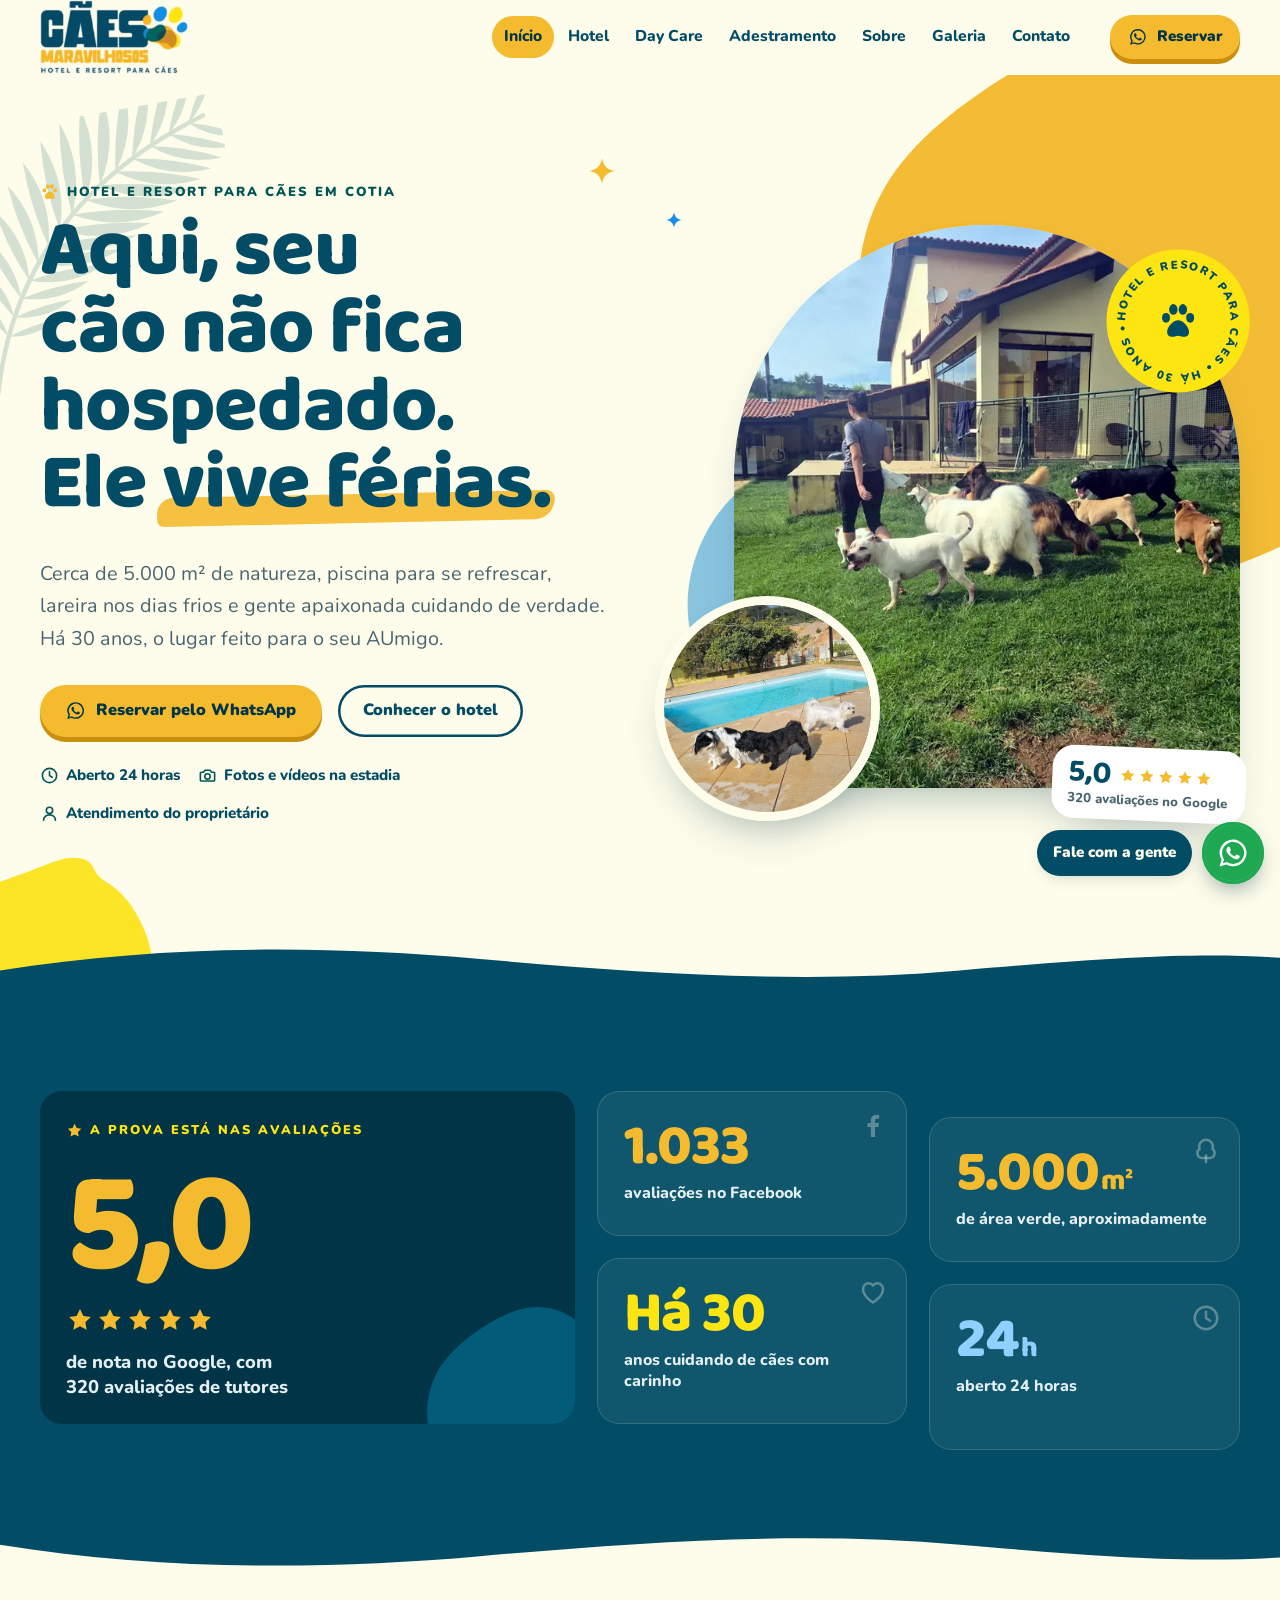
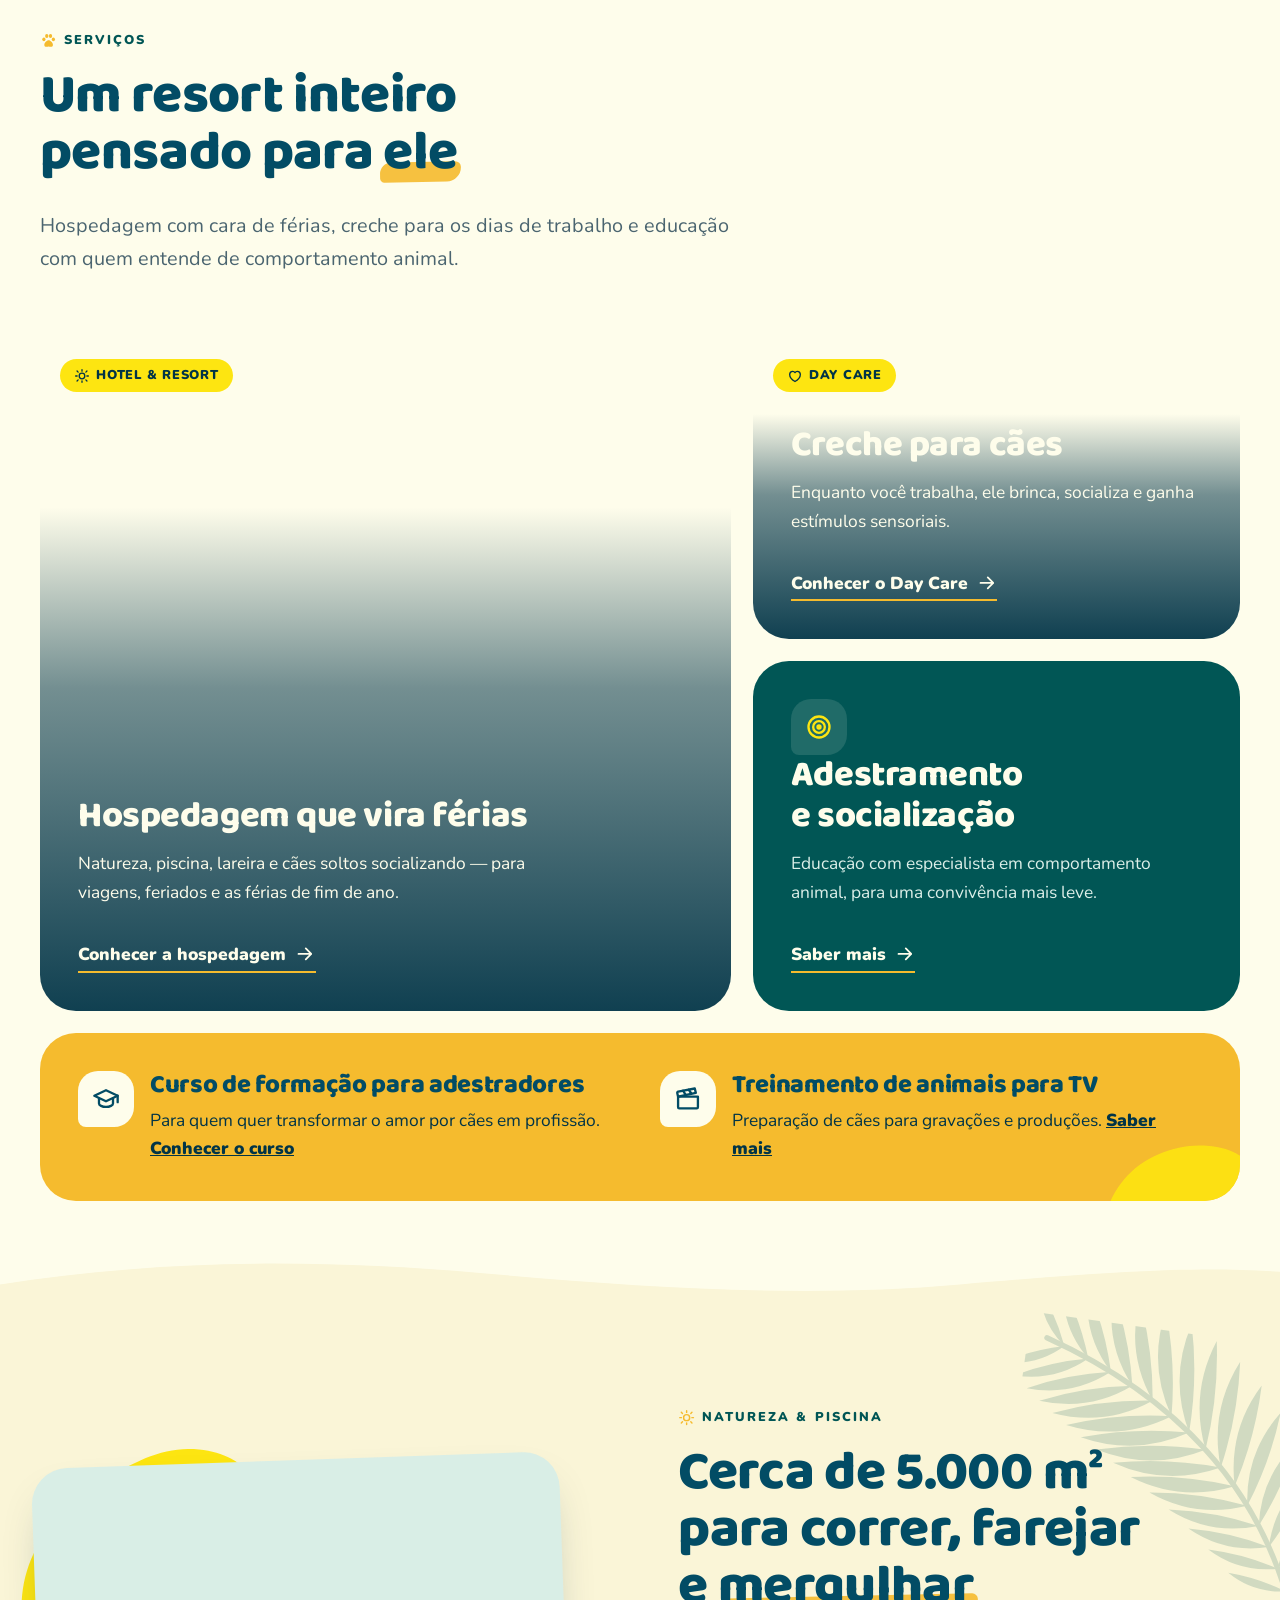
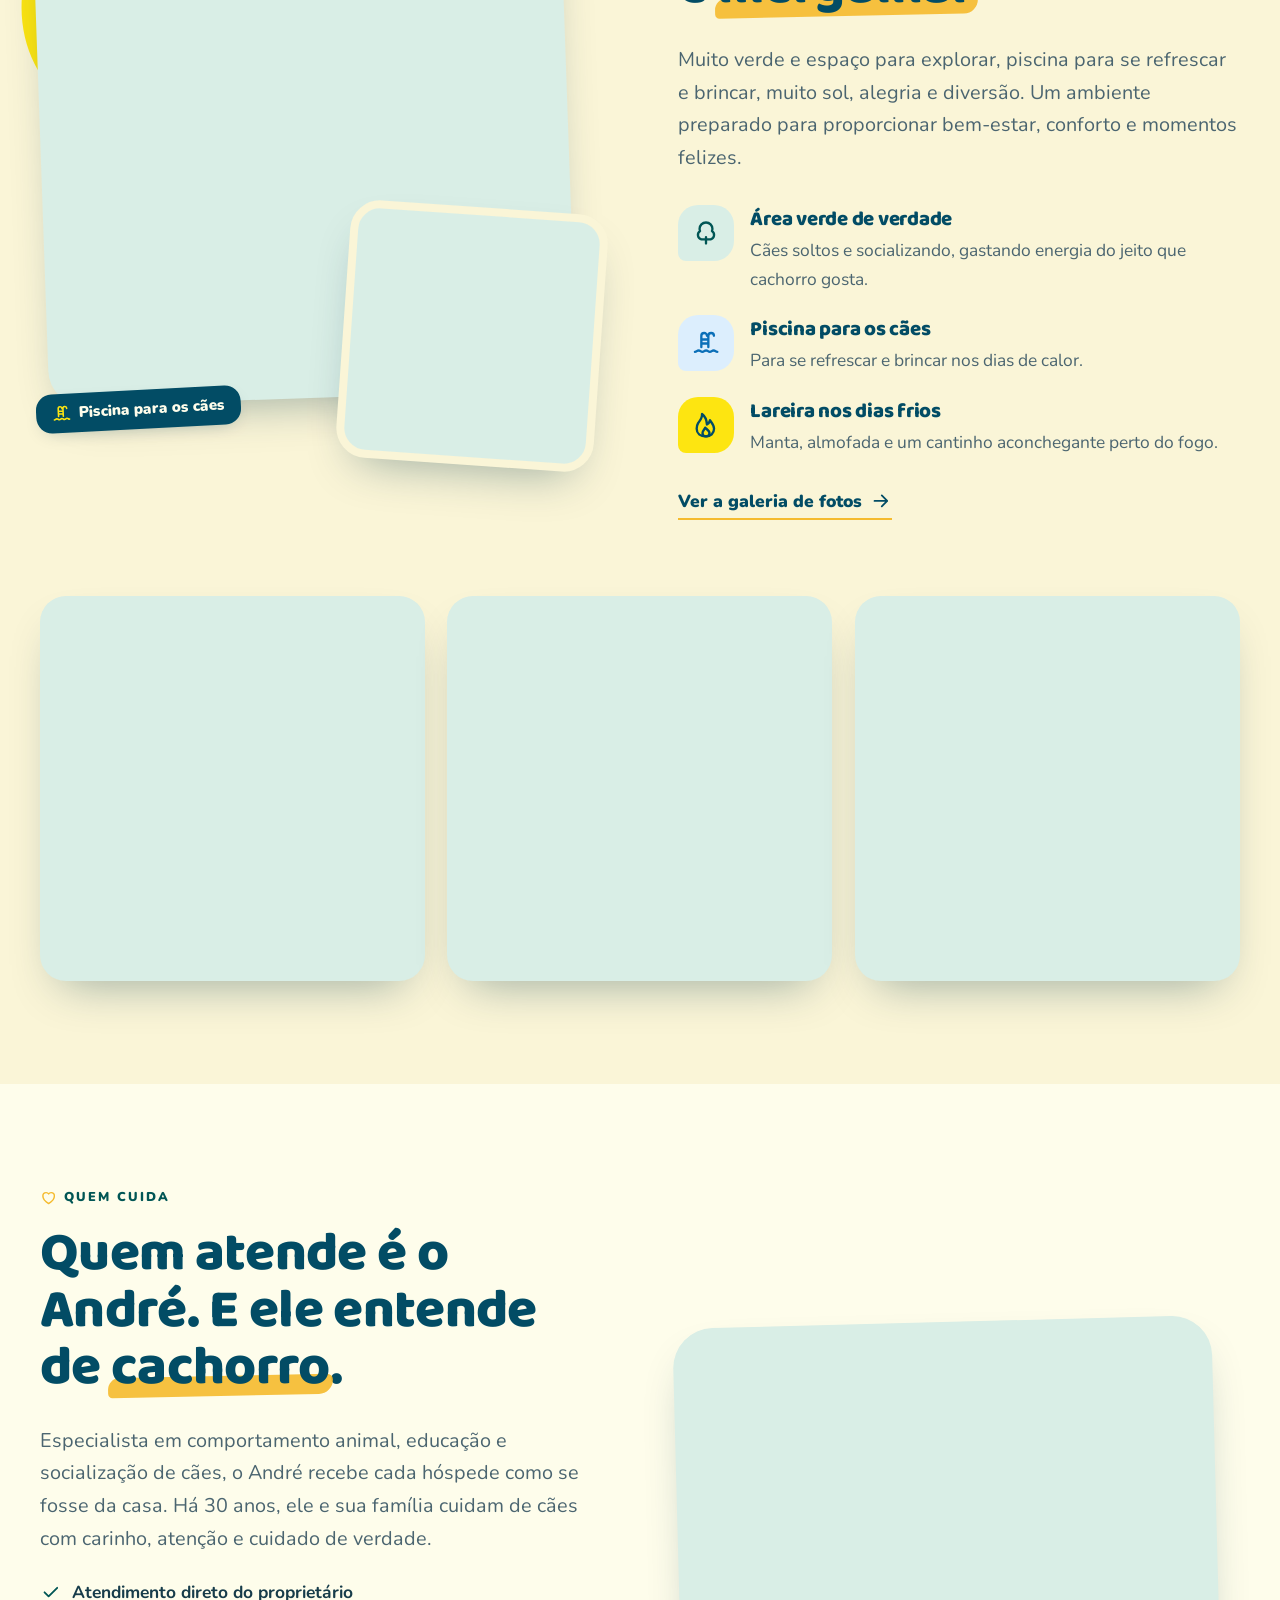
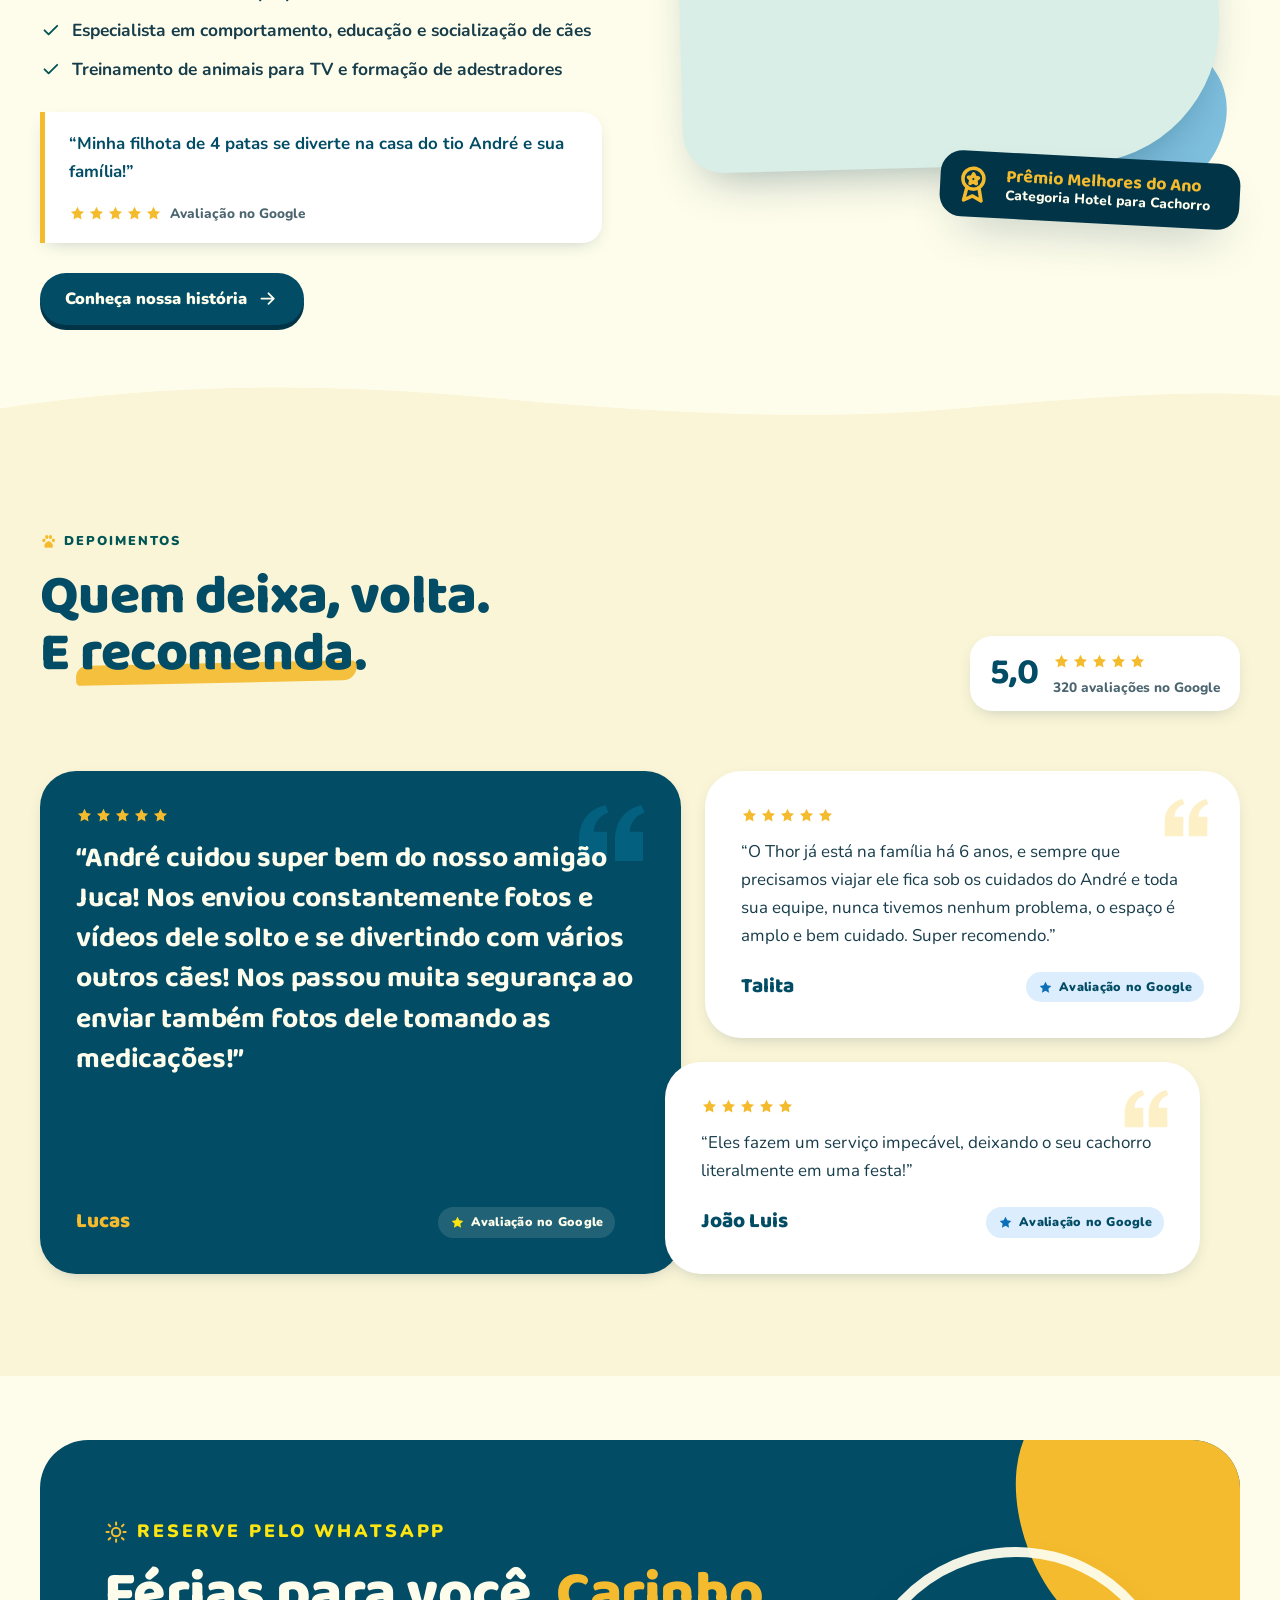
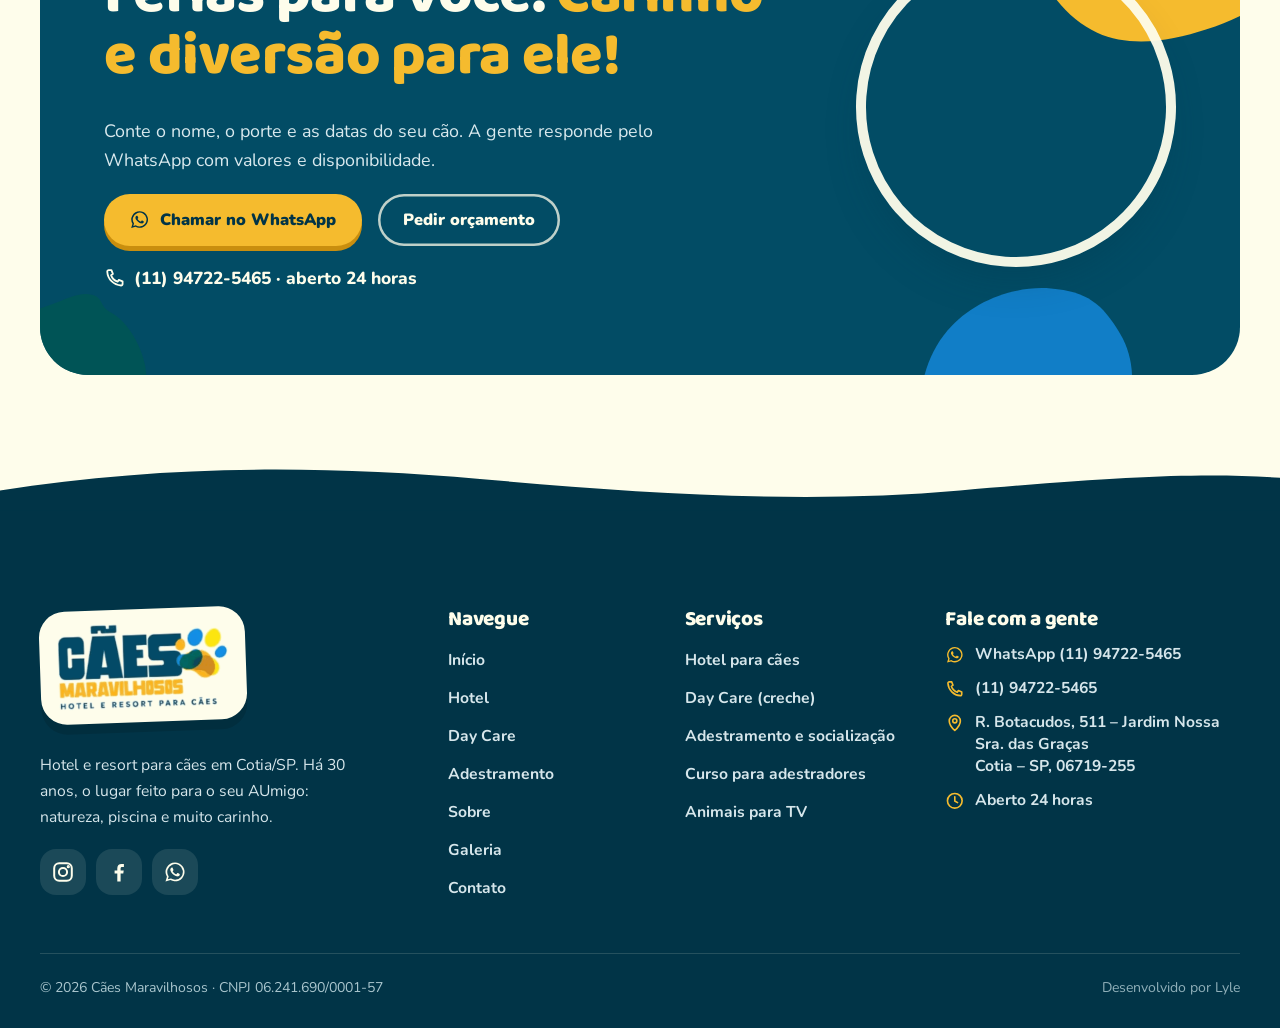
<file: index.html>
<!doctype html>
<html lang="pt-BR">
<head>
<meta charset="utf-8">
<meta name="viewport" content="width=device-width, initial-scale=1">
<title>Hotel para Cães em Cotia | Cães Maravilhosos – Hotel e Resort para Cães</title>
<meta name="description" content="Hotel e resort para cães em Cotia/SP: cerca de 5.000 m² de área verde, piscina, lareira e cães soltos socializando. Nota 5,0 no Google. Aberto 24h. Fale no WhatsApp.">
<meta name="robots" content="index, follow, max-image-preview:large">
<link rel="canonical" href="https://lyleproject.github.io/caes-maravilhosos/">
<meta name="theme-color" content="#FEFDEB">
<meta property="og:type" content="website">
<meta property="og:locale" content="pt_BR">
<meta property="og:site_name" content="Cães Maravilhosos – Hotel e Resort para Cães">
<meta property="og:title" content="Hotel para Cães em Cotia | Cães Maravilhosos – Hotel e Resort para Cães">
<meta property="og:description" content="Hotel e resort para cães em Cotia/SP: cerca de 5.000 m² de área verde, piscina, lareira e cães soltos socializando. Nota 5,0 no Google. Aberto 24h. Fale no WhatsApp.">
<meta property="og:url" content="https://lyleproject.github.io/caes-maravilhosos/">
<meta property="og:image" content="https://lyleproject.github.io/caes-maravilhosos/assets/img/og-caes-maravilhosos.jpg">
<meta property="og:image:width" content="1200">
<meta property="og:image:height" content="630">
<meta property="og:image:alt" content="Cães brincando no gramado do Cães Maravilhosos, com o logo do hotel">
<meta name="twitter:card" content="summary_large_image">
<meta name="twitter:title" content="Hotel para Cães em Cotia | Cães Maravilhosos – Hotel e Resort para Cães">
<meta name="twitter:description" content="Hotel e resort para cães em Cotia/SP: cerca de 5.000 m² de área verde, piscina, lareira e cães soltos socializando. Nota 5,0 no Google. Aberto 24h. Fale no WhatsApp.">
<meta name="twitter:image" content="https://lyleproject.github.io/caes-maravilhosos/assets/img/og-caes-maravilhosos.jpg">
<link rel="icon" href="favicon.ico" sizes="48x48">
<link rel="icon" href="assets/img/favicon.svg" type="image/svg+xml">
<link rel="apple-touch-icon" href="assets/img/apple-touch-icon.png">
<link rel="preload" href="assets/fonts/baloo-2.woff2" as="font" type="font/woff2" crossorigin>
<link rel="preload" href="assets/fonts/nunito.woff2" as="font" type="font/woff2" crossorigin>
<link rel="preload" as="image" type="image/webp" imagesrcset="assets/img/hotel-casa-gramado-caes-480.webp 480w, assets/img/hotel-casa-gramado-caes-960.webp 960w, assets/img/hotel-casa-gramado-caes-1600.webp 1600w" imagesizes="(min-width: 1300px) 560px, (min-width: 960px) 44vw, calc(100vw - 32px)" fetchpriority="high">
<link rel="stylesheet" href="assets/css/style.css?v=20261123">
<script>document.documentElement.classList.add("js")</script>
<script src="assets/js/main.js?v=20261123" defer></script>
<script type="application/ld+json">{"@context":"https://schema.org","@type":"LocalBusiness","@id":"https://lyleproject.github.io/caes-maravilhosos/#negocio","name":"Cães Maravilhosos – Hotel e Resort para Cães","alternateName":["Cães Maravilhosos","Hotel e Day Care Cães Maravilhosos"],"legalName":"CAES MARAVILHOSOS SERVICOS LTDA","description":"Hotel e resort para cães em Cotia/SP, com cerca de 5.000 m² de área verde, piscina e lareira. Hospedagem, Day Care (creche), adestramento e socialização.","url":"https://lyleproject.github.io/caes-maravilhosos/","logo":"https://lyleproject.github.io/caes-maravilhosos/assets/img/logo-caes-maravilhosos.png","image":["https://lyleproject.github.io/caes-maravilhosos/assets/img/og-caes-maravilhosos.jpg","https://lyleproject.github.io/caes-maravilhosos/assets/img/hotel-casa-gramado-caes-1600.jpg"],"telephone":"+55 11 94722-5465","address":{"@type":"PostalAddress","streetAddress":"R. Botacudos, 511 - Jardim Nossa Sra. das Graças","addressLocality":"Cotia","addressRegion":"SP","postalCode":"06719-255","addressCountry":"BR"},"geo":{"@type":"GeoCoordinates","latitude":-23.6268215,"longitude":-46.9290428},"hasMap":"https://www.google.com/maps/place/C%C3%A3es+Maravilhosos/@-23.6268215,-46.9290428,17z","openingHoursSpecification":[{"@type":"OpeningHoursSpecification","dayOfWeek":["Monday","Tuesday","Wednesday","Thursday","Friday","Saturday","Sunday"],"opens":"00:00","closes":"23:59"}],"areaServed":[{"@type":"City","name":"Cotia"},{"@type":"Place","name":"Granja Viana"}],"sameAs":["https://www.instagram.com/caesmaravilhososoficial/","https://www.facebook.com/caesmaravilhosossp/"],"hasOfferCatalog":{"@type":"OfferCatalog","name":"Serviços para cães","itemListElement":[{"@type":"Offer","itemOffered":{"@type":"Service","name":"Hospedagem para cães (hotel)"}},{"@type":"Offer","itemOffered":{"@type":"Service","name":"Day Care (creche para cães)"}},{"@type":"Offer","itemOffered":{"@type":"Service","name":"Adestramento e socialização"}},{"@type":"Offer","itemOffered":{"@type":"Service","name":"Curso de formação para adestradores"}},{"@type":"Offer","itemOffered":{"@type":"Service","name":"Treinamento de animais para TV"}}]}}</script><script type="application/ld+json">{"@context":"https://schema.org","@type":"WebSite","name":"Cães Maravilhosos","url":"https://lyleproject.github.io/caes-maravilhosos/","inLanguage":"pt-BR"}</script>
</head>
<body>
<svg width="0" height="0" style="position:absolute" aria-hidden="true" focusable="false"><defs><symbol id="i-paw" viewBox="0 0 24 24"><ellipse cx="5.4" cy="10.2" rx="2.2" ry="2.7"/><ellipse cx="9.4" cy="5.6" rx="2.3" ry="2.9"/><ellipse cx="14.6" cy="5.6" rx="2.3" ry="2.9"/><ellipse cx="18.6" cy="10.2" rx="2.2" ry="2.7"/><path d="M12 11.6c-2.6 0-6 3.6-6 6.3 0 1.7 1.3 2.7 2.9 2.7 1.3 0 2-.6 3.1-.6s1.8.6 3.1.6c1.6 0 2.9-1 2.9-2.7 0-2.7-3.4-6.3-6-6.3z"/></symbol><symbol id="i-star" viewBox="0 0 24 24"><path d="M12 2.6l2.9 5.9 6.4.9-4.7 4.5 1.1 6.4L12 17.3l-5.7 3 1.1-6.4-4.7-4.5 6.4-.9z"/></symbol><symbol id="i-sun" viewBox="0 0 24 24"><circle cx="12" cy="12" r="4.2"/><path d="M12 2.5v2.2M12 19.3v2.2M4.6 4.6l1.6 1.6M17.8 17.8l1.6 1.6M2.5 12h2.2M19.3 12h2.2M4.6 19.4l1.6-1.6M17.8 6.2l1.6-1.6"/></symbol><symbol id="i-pool" viewBox="0 0 24 24"><path d="M8 15.5V5.8a2.4 2.4 0 0 1 4.8 0M14 15.5V5.8a2.4 2.4 0 0 1 4.8 0M8 9h6M8 12.4h6"/><path d="M2.5 19.6c1.6 0 1.6-1.2 3.2-1.2s1.6 1.2 3.2 1.2 1.6-1.2 3.2-1.2 1.6 1.2 3.2 1.2 1.6-1.2 3.2-1.2 1.6 1.2 3.2 1.2"/></symbol><symbol id="i-fire" viewBox="0 0 24 24"><path d="M12 21.8c3.9 0 6.9-2.7 6.9-6.5 0-3.3-2.1-5.4-3.5-7.4-.4 1.8-1.3 3-2.6 3.6-.2-3.6-1.4-6.8-4.2-8.9.3 3.5-2 5.8-3.4 7.9-.8 1.2-1.2 2.8-1.2 4.8 0 3.8 3.1 6.5 8 6.5z"/><path d="M12 21.8c-1.7 0-3-1.2-3-2.9 0-1.9 1.6-2.9 2.3-4.6.9 1 3.7 2.6 3.7 4.6 0 1.7-1.3 2.9-3 2.9z"/></symbol><symbol id="i-heart" viewBox="0 0 24 24"><path d="M12 20.3s-8-4.6-8-10.5C4 7 6.1 5 8.6 5c1.6 0 2.7.8 3.4 1.9C12.7 5.8 13.8 5 15.4 5 17.9 5 20 7 20 9.8c0 5.9-8 10.5-8 10.5z"/></symbol><symbol id="i-camera" viewBox="0 0 24 24"><path d="M4 7.8h3.1l1.6-2.4h6.6l1.6 2.4H20a1 1 0 0 1 1 1V18a1 1 0 0 1-1 1H4a1 1 0 0 1-1-1V8.8a1 1 0 0 1 1-1z"/><circle cx="12" cy="13.2" r="3.4"/></symbol><symbol id="i-pill" viewBox="0 0 24 24"><path d="M10.6 20.4a4.9 4.9 0 0 1-7-7l6.2-6.2a4.9 4.9 0 0 1 7 7z"/><path d="M6.7 10.3l7 7"/><path d="M17.5 3.5l1 1.6M20.5 6.5l-1.6-1"/></symbol><symbol id="i-user" viewBox="0 0 24 24"><circle cx="12" cy="8" r="4"/><path d="M4.5 20.5c0-4.1 3.4-6.8 7.5-6.8s7.5 2.7 7.5 6.8"/></symbol><symbol id="i-shield" viewBox="0 0 24 24"><path d="M12 3l7.5 2.8v5.9c0 4.5-3.2 8.2-7.5 9.3-4.3-1.1-7.5-4.8-7.5-9.3V5.8z"/><path d="M8.7 12.2l2.3 2.3 4.4-4.7"/></symbol><symbol id="i-whatsapp" viewBox="0 0 24 24"><path d="M12.04 2.5a9.43 9.43 0 0 0-8.1 14.27L2.5 21.5l4.88-1.4A9.43 9.43 0 1 0 12.04 2.5zm0 17.2a7.8 7.8 0 0 1-3.98-1.09l-.29-.17-2.9.83.85-2.82-.19-.3a7.78 7.78 0 1 1 6.51 3.55zm4.27-5.82c-.23-.12-1.38-.68-1.6-.76-.21-.08-.37-.12-.53.12-.16.23-.6.76-.74.92-.14.16-.27.18-.5.06a6.4 6.4 0 0 1-1.88-1.16 7.05 7.05 0 0 1-1.3-1.62c-.14-.23 0-.36.1-.47.1-.1.23-.27.35-.41.12-.14.16-.23.23-.39.08-.16.04-.3-.02-.41-.06-.12-.53-1.27-.72-1.74-.19-.46-.38-.39-.53-.4h-.45a.86.86 0 0 0-.62.29 2.6 2.6 0 0 0-.82 1.94c0 1.14.84 2.25.95 2.4.12.16 1.64 2.5 3.97 3.5.56.24.99.38 1.33.49.56.18 1.07.15 1.47.09.45-.07 1.38-.56 1.57-1.11.2-.55.2-1.01.14-1.11-.06-.1-.21-.16-.44-.27z"/></symbol><symbol id="i-instagram" viewBox="0 0 24 24"><rect x="3.2" y="3.2" width="17.6" height="17.6" rx="5"/><circle cx="12" cy="12" r="4.1"/><circle cx="17.3" cy="6.7" r=".6" fill="currentColor"/></symbol><symbol id="i-facebook" viewBox="0 0 24 24"><path d="M13.6 21.5v-8h2.7l.4-3.1h-3.1V8.4c0-.9.3-1.5 1.6-1.5h1.7V4.1c-.3 0-1.3-.1-2.5-.1-2.4 0-4.1 1.5-4.1 4.2v2.2H7.6v3.1h2.7v8z"/></symbol><symbol id="i-phone" viewBox="0 0 24 24"><path d="M5.2 3.5h3l1.6 4.1-2 1.4a11.4 11.4 0 0 0 7.2 7.2l1.4-2 4.1 1.6v3a1.6 1.6 0 0 1-1.7 1.6C10.6 19.9 4.1 13.4 3.6 5.2a1.6 1.6 0 0 1 1.6-1.7z"/></symbol><symbol id="i-pin" viewBox="0 0 24 24"><path d="M12 21.3s-6.8-6-6.8-11.6a6.8 6.8 0 0 1 13.6 0c0 5.6-6.8 11.6-6.8 11.6z"/><circle cx="12" cy="9.6" r="2.5"/></symbol><symbol id="i-clock" viewBox="0 0 24 24"><circle cx="12" cy="12" r="9"/><path d="M12 7v5.2l3.4 2"/></symbol><symbol id="i-arrow" viewBox="0 0 24 24"><path d="M5 12h14M13 6l6 6-6 6"/></symbol><symbol id="i-arrow-up" viewBox="0 0 24 24"><path d="M7 17L17 7M8.5 7H17v8.5"/></symbol><symbol id="i-left" viewBox="0 0 24 24"><path d="M15 5l-7 7 7 7"/></symbol><symbol id="i-right" viewBox="0 0 24 24"><path d="M9 5l7 7-7 7"/></symbol><symbol id="i-close" viewBox="0 0 24 24"><path d="M6 6l12 12M18 6L6 18"/></symbol><symbol id="i-menu" viewBox="0 0 24 24"><path d="M4 7h16M4 12h16M4 17h11"/></symbol><symbol id="i-check" viewBox="0 0 24 24"><path d="M5 12.5l4.5 4.5L19 7.5"/></symbol><symbol id="i-plus" viewBox="0 0 24 24"><path d="M12 5v14M5 12h14"/></symbol><symbol id="i-zoom" viewBox="0 0 24 24"><circle cx="10.5" cy="10.5" r="6.5"/><path d="M15.5 15.5L20 20M10.5 7.8v5.4M7.8 10.5h5.4"/></symbol><symbol id="i-tree" viewBox="0 0 24 24"><path d="M12 21v-5.5"/><path d="M12 3c-3.2 0-5.5 2.6-5.5 5.4 0 .7.1 1.3.4 1.9A4 4 0 0 0 8 17.5h8a4 4 0 0 0 1.1-7.2c.3-.6.4-1.2.4-1.9C17.5 5.6 15.2 3 12 3z"/></symbol><symbol id="i-ball" viewBox="0 0 24 24"><circle cx="12" cy="12" r="9"/><path d="M5.6 5.6a9 9 0 0 1 0 12.8M18.4 5.6a9 9 0 0 0 0 12.8"/></symbol><symbol id="i-music" viewBox="0 0 24 24"><path d="M9 18V5.6l11-2.4v12.4"/><circle cx="6.5" cy="18" r="2.5"/><circle cx="17.5" cy="15.6" r="2.5"/></symbol><symbol id="i-palette" viewBox="0 0 24 24"><path d="M12 3a9 9 0 0 0 0 18c1.1 0 1.8-.8 1.8-1.8 0-.5-.2-.9-.5-1.2a1.8 1.8 0 0 1 1.3-3H17a4 4 0 0 0 4-4C21 6.6 17 3 12 3z"/><circle cx="7.6" cy="11.2" r="1.1" fill="currentColor"/><circle cx="10.2" cy="7.2" r="1.1" fill="currentColor"/><circle cx="15" cy="7.6" r="1.1" fill="currentColor"/></symbol><symbol id="i-screen" viewBox="0 0 24 24"><rect x="2.5" y="4" width="19" height="12.6" rx="2"/><path d="M8 20.5h8M12 16.6v3.9"/><path d="M10.2 8v4.8l4-2.4z"/></symbol><symbol id="i-cap" viewBox="0 0 24 24"><path d="M2 9.2L12 4.5l10 4.7-10 4.7z"/><path d="M6 11.2v4.6c0 1.5 2.7 3 6 3s6-1.5 6-3v-4.6M22 9.2v5.5"/></symbol><symbol id="i-clapper" viewBox="0 0 24 24"><path d="M3.5 10h17v9a1 1 0 0 1-1 1h-15a1 1 0 0 1-1-1z"/><path d="M3.5 10l-.7-3.2a1 1 0 0 1 .8-1.2L17.8 3l.9 3.7z"/><path d="M7.7 4.9l2.2 3.3M12.6 4l2.2 3.3"/></symbol><symbol id="i-award" viewBox="0 0 24 24"><circle cx="12" cy="9" r="6"/><path d="M8.6 13.9L7 21.5l5-2.6 5 2.6-1.6-7.6"/><path d="M12 6.3l.9 1.8 2 .3-1.5 1.4.4 2-1.8-1-1.8 1 .4-2-1.5-1.4 2-.3z"/></symbol><symbol id="i-smile" viewBox="0 0 24 24"><circle cx="12" cy="12" r="9"/><path d="M8.2 14.2c1 1.4 2.3 2.1 3.8 2.1s2.8-.7 3.8-2.1"/><path d="M9 9.6h.01M15 9.6h.01" stroke-width="3"/></symbol><symbol id="i-balance" viewBox="0 0 24 24"><path d="M12 4v16M7.5 20h9M5 7.5h14"/><path d="M5 7.5l-2.6 5.6a2.7 2.7 0 0 0 5.2 0zM19 7.5l-2.6 5.6a2.7 2.7 0 0 0 5.2 0z"/></symbol><symbol id="i-target" viewBox="0 0 24 24"><circle cx="12" cy="12" r="9"/><circle cx="12" cy="12" r="5"/><circle cx="12" cy="12" r="1.3" fill="currentColor"/></symbol><symbol id="i-calendar" viewBox="0 0 24 24"><rect x="3.5" y="5" width="17" height="15.5" rx="2.2"/><path d="M3.5 10h17M8 3v4M16 3v4"/></symbol><symbol id="i-home" viewBox="0 0 24 24"><path d="M3.5 11L12 4l8.5 7"/><path d="M5.5 9.5V20h13V9.5"/><path d="M10 20v-5h4v5"/></symbol><symbol id="i-lock" viewBox="0 0 24 24"><rect x="4.5" y="10.5" width="15" height="10" rx="2.2"/><path d="M8 10.5V7.8a4 4 0 0 1 8 0v2.7"/></symbol><symbol id="i-quote" viewBox="0 0 24 24"><path d="M4 18.5v-5.2C4 8.6 6.4 5.6 10.6 4.5l.8 1.9C9 7.3 7.8 9 7.7 11.2H11v7.3zm9 0v-5.2c0-4.7 2.4-7.7 6.6-8.8l.8 1.9c-2.4.9-3.6 2.6-3.7 4.8H20v7.3z"/></symbol></defs></svg>
<a class="skip-link" href="#conteudo">Pular para o conteúdo</a>
<header class="site-header">
  <div class="container header-inner">
    <a class="brand" href="index.html"><img src="assets/img/logo-caes-maravilhosos.png" width="440" height="221" alt="Cães Maravilhosos – Hotel e Resort para Cães (página inicial)"></a>
    <button class="nav-toggle" type="button" aria-expanded="false" aria-controls="menu-principal" aria-label="Abrir menu"><svg class="icon icon-open" aria-hidden="true" focusable="false"><use href="#i-menu"></use></svg><svg class="icon icon-close" aria-hidden="true" focusable="false"><use href="#i-close"></use></svg></button>
    <nav class="nav" id="menu-principal" aria-label="Menu principal">
      <ul class="nav-list">
        <li><a class="nav-link" href="index.html" aria-current="page">Início</a></li><li><a class="nav-link" href="hospedagem.html">Hotel</a></li><li><a class="nav-link" href="daycare.html">Day Care</a></li><li><a class="nav-link" href="adestramento.html">Adestramento</a></li><li><a class="nav-link" href="sobre.html">Sobre</a></li><li><a class="nav-link" href="galeria.html">Galeria</a></li><li><a class="nav-link" href="contato.html">Contato</a></li>
      </ul>
      <div class="nav-extra">
        <a class="btn" href="https://wa.me/5511947225465?text=Ol%C3%A1%21%20Vi%20o%20site%20e%20quero%20saber%20mais%20sobre%20o%20C%C3%A3es%20Maravilhosos." target="_blank" rel="noopener"><svg class="icon icon--fill" aria-hidden="true" focusable="false"><use href="#i-whatsapp"></use></svg> Reservar pelo WhatsApp</a>
        <p><svg class="icon" aria-hidden="true" focusable="false"><use href="#i-clock"></use></svg> Aberto 24 horas · (11) 94722-5465</p>
      </div>
    </nav>
    <a class="btn btn--sm header-cta" href="https://wa.me/5511947225465?text=Ol%C3%A1%21%20Vi%20o%20site%20e%20quero%20saber%20mais%20sobre%20o%20C%C3%A3es%20Maravilhosos." target="_blank" rel="noopener"><svg class="icon icon--fill" aria-hidden="true" focusable="false"><use href="#i-whatsapp"></use></svg> Reservar</a>
  </div>
</header>
<main id="conteudo">

<section class="hero" aria-labelledby="hero-title">
  <svg class="blob blend blob-1" viewBox="-100 -100 200 200" aria-hidden="true" focusable="false"><path d="M53.5,-62.1C68.2,-50.4,78,-32.4,80.9,-13.2C83.7,6,79.5,26.4,68.3,41.6C57.1,56.8,38.9,66.8,19.3,73.3C-0.3,79.8,-21.3,82.8,-38.3,75.1C-55.3,67.4,-68.3,49,-75.4,28.8C-82.5,8.6,-83.7,-13.4,-75.2,-30.4C-66.7,-47.4,-48.5,-59.4,-30.2,-70.1C-11.9,-80.8,6.5,-90.2,23.1,-86.4C39.7,-82.6,38.8,-73.8,53.5,-62.1Z"/></svg><svg class="blob blend blob-2" viewBox="-100 -100 200 200" aria-hidden="true" focusable="false"><path d="M60,-41C72,-21,70,5,58,27C46,49,24,67,-2,68C-28,69,-56,53,-67,30C-78,7,-72,-23,-55,-43C-38,-63,-10,-73,14,-71C38,-69,48,-61,60,-41Z"/></svg><svg class="blob blend blob-3" viewBox="-100 -100 200 200" aria-hidden="true" focusable="false"><path d="M40.9,-52.4C52.9,-45.6,62.3,-33.4,68.9,-18.6C75.5,-3.8,79.3,13.6,73.2,26.9C67.1,40.2,51.1,49.4,35.4,57.5C19.7,65.6,4.3,72.6,-12.3,73C-28.9,73.4,-46.7,67.2,-57.9,54.9C-69.1,42.6,-73.7,24.2,-74.3,6.3C-74.9,-11.6,-71.5,-29,-61.2,-39.8C-50.9,-50.6,-33.7,-54.8,-18.6,-60.4C-3.5,-66,9.5,-73.1,21.6,-70.3C33.7,-67.5,28.9,-59.2,40.9,-52.4Z"/></svg>
  <svg class="palm" style="width:clamp(160px,22vw,300px);left:-40px;top:40px;transform:rotate(-10deg)" viewBox="0 0 250 250" aria-hidden="true" focusable="false"><path d="M32.0,181.6Q55.8,186.6 76.5,173.9Q53.7,174.6 32.0,181.6ZM32.0,181.6Q28.6,157.5 9.5,142.5Q18.0,163.6 32.0,181.6ZM40.1,165.6Q68.3,172.9 93.8,158.7Q66.4,158.4 40.1,165.6ZM40.1,165.6Q38.2,136.5 16.8,116.8Q25.0,142.8 40.1,165.6ZM49.0,150.4Q81.0,160.1 110.8,145.1Q79.5,143.4 49.0,150.4ZM49.0,150.4Q49.5,117.0 26.8,92.5Q33.8,123.0 49.0,150.4ZM58.8,135.8Q93.7,148.2 127.5,133.0Q92.9,129.6 58.8,135.8ZM58.8,135.8Q62.3,98.9 39.4,69.8Q44.5,104.2 58.8,135.8ZM69.4,122.0Q106.4,137.0 143.6,122.3Q106.5,116.9 69.4,122.0ZM69.4,122.0Q76.4,82.6 54.3,49.3Q56.7,86.7 69.4,122.0ZM80.8,108.8Q119.2,126.4 159.1,112.8Q120.2,105.3 80.8,108.8ZM80.8,108.8Q91.6,68.0 71.2,31.1Q70.6,70.6 80.8,108.8ZM93.1,96.4Q131.9,116.3 173.7,104.1Q133.9,94.6 93.1,96.4ZM93.1,96.4Q107.6,55.3 89.7,15.6Q85.7,56.2 93.1,96.4ZM106.3,84.7Q144.6,106.6 187.5,96.0Q147.7,84.7 106.3,84.7ZM106.3,84.7Q124.2,44.3 109.3,2.7Q102.1,43.5 106.3,84.7ZM120.3,73.6Q157.4,97.0 200.4,88.4Q161.4,75.4 120.3,73.6ZM120.3,73.6Q141.2,35.1 129.7,-7.3Q119.3,32.5 120.3,73.6ZM135.1,63.3Q170.4,87.6 212.6,80.9Q175.1,66.7 135.1,63.3ZM135.1,63.3Q158.3,27.4 150.3,-14.6Q137.3,23.3 135.1,63.3ZM150.8,53.7Q183.5,78.2 224.1,73.3Q188.8,58.4 150.8,53.7ZM150.8,53.7Q175.5,21.2 170.9,-19.4Q155.7,15.7 150.8,53.7ZM167.4,44.8Q197.1,68.8 235.1,65.6Q202.7,50.5 167.4,44.8ZM167.4,44.8Q192.5,16.1 191.0,-22.0Q174.5,9.8 167.4,44.8ZM184.8,36.6Q211.1,59.3 245.8,57.6Q216.8,42.9 184.8,36.6ZM184.8,36.6Q209.5,12.2 210.5,-22.6Q193.5,5.2 184.8,36.6ZM203.0,29.1Q225.6,49.9 256.3,49.4Q231.1,35.5 203.0,29.1ZM203.0,29.1Q226.2,9.0 229.2,-21.5Q212.6,2.0 203.0,29.1ZM222.1,22.3Q240.8,40.5 266.8,40.8Q245.8,28.5 222.1,22.3ZM222.1,22.3Q242.9,6.6 247.1,-19.1Q231.7,-0.1 222.1,22.3Z" fill="currentColor"/><path d="M14,230 Q60,70 236,18" fill="none" stroke="currentColor" stroke-width="4" stroke-linecap="round"/></svg>
  <svg class="sparkle" style="--s:26px;left:46%;top:9%" viewBox="0 0 24 24" aria-hidden="true" focusable="false"><path fill="currentColor" d="M12 0C13 7 17 11 24 12 17 13 13 17 12 24 11 17 7 13 0 12 7 11 11 7 12 0Z"/></svg><svg class="sparkle" style="--s:16px;left:52%;top:15%;color:var(--blue)" viewBox="0 0 24 24" aria-hidden="true" focusable="false"><path fill="currentColor" d="M12 0C13 7 17 11 24 12 17 13 13 17 12 24 11 17 7 13 0 12 7 11 11 7 12 0Z"/></svg>
  <div class="container hero-grid">
    <div class="hero-copy">
      <h1 id="hero-title"><span class="h1-kicker"><svg class="icon icon--fill" aria-hidden="true" focusable="false"><use href="#i-paw"></use></svg> Hotel e resort para cães em Cotia</span><span class="h1-display">Aqui, seu cão não fica hospedado. Ele <span class="mark">vive férias.</span></span></h1>
      <p class="lead">Cerca de 5.000 m² de natureza, piscina para se refrescar, lareira nos dias frios e gente apaixonada cuidando de verdade. Há 30 anos, o lugar feito para o seu AUmigo.</p>
      <div class="btn-row">
        <a class="btn" href="https://wa.me/5511947225465?text=Ol%C3%A1%21%20Vi%20o%20site%20e%20quero%20saber%20sobre%20hospedagem%20para%20meu%20c%C3%A3o." target="_blank" rel="noopener"><svg class="icon icon--fill" aria-hidden="true" focusable="false"><use href="#i-whatsapp"></use></svg> Reservar pelo WhatsApp</a>
        <a class="btn btn--outline" href="hospedagem.html">Conhecer o hotel</a>
      </div>
      <ul class="hero-trust">
        <li><span><svg class="icon" aria-hidden="true" focusable="false"><use href="#i-clock"></use></svg> Aberto 24 horas</span></li>
        <li><span><svg class="icon" aria-hidden="true" focusable="false"><use href="#i-camera"></use></svg> Fotos e vídeos na estadia</span></li>
        <li><span><svg class="icon" aria-hidden="true" focusable="false"><use href="#i-user"></use></svg> Atendimento do proprietário</span></li>
      </ul>
    </div>
    <div class="hero-media">
      <div class="hero-arch"><picture><source type="image/webp" srcset="assets/img/hotel-casa-gramado-caes-480.webp 480w, assets/img/hotel-casa-gramado-caes-960.webp 960w, assets/img/hotel-casa-gramado-caes-1600.webp 1600w" sizes="(min-width: 1300px) 560px, (min-width: 960px) 44vw, calc(100vw - 32px)"><img src="assets/img/hotel-casa-gramado-caes-960.jpg" srcset="assets/img/hotel-casa-gramado-caes-480.jpg 480w, assets/img/hotel-casa-gramado-caes-960.jpg 960w, assets/img/hotel-casa-gramado-caes-1600.jpg 1600w" sizes="(min-width: 1300px) 560px, (min-width: 960px) 44vw, calc(100vw - 32px)" width="1600" height="1200" alt="Grupo de cães soltos no gramado em frente à casa amarela do hotel, acompanhados por uma cuidadora" decoding="async" fetchpriority="high"></picture></div>
      <div class="hero-round"><picture><source type="image/webp" srcset="assets/img/piscina-caes-ao-sol-480.webp 480w, assets/img/piscina-caes-ao-sol-960.webp 960w, assets/img/piscina-caes-ao-sol-1440.webp 1440w" sizes="(min-width: 960px) 240px, 38vw"><img src="assets/img/piscina-caes-ao-sol-960.jpg" srcset="assets/img/piscina-caes-ao-sol-480.jpg 480w, assets/img/piscina-caes-ao-sol-960.jpg 960w, assets/img/piscina-caes-ao-sol-1440.jpg 1440w" sizes="(min-width: 960px) 240px, 38vw" width="1440" height="1440" alt="Três cães pequenos passeando no deck ensolarado à beira da piscina" decoding="async" loading="lazy"></picture></div>
      <a class="rating-sticker" href="https://www.google.com/maps/place/C%C3%A3es+Maravilhosos/@-23.6268215,-46.9290428,17z" target="_blank" rel="noopener" aria-label="Nota 5,0 no Google, com 320 avaliações. Abre o Google Maps.">
        <strong>5,0 <span class="stars" role="img" aria-label="5 estrelas"><svg class="icon icon--fill" aria-hidden="true" focusable="false"><use href="#i-star"></use></svg><svg class="icon icon--fill" aria-hidden="true" focusable="false"><use href="#i-star"></use></svg><svg class="icon icon--fill" aria-hidden="true" focusable="false"><use href="#i-star"></use></svg><svg class="icon icon--fill" aria-hidden="true" focusable="false"><use href="#i-star"></use></svg><svg class="icon icon--fill" aria-hidden="true" focusable="false"><use href="#i-star"></use></svg></span></strong><small>320 avaliações no Google</small>
      </a>
      <div class="spin-badge" aria-hidden="true"><svg viewBox="0 0 200 200" focusable="false"><defs><path id="circulo" d="M100,100 m-72,0 a72,72 0 1,1 144,0 a72,72 0 1,1 -144,0"/></defs><circle cx="100" cy="100" r="98" fill="#FDE511"/><g class="ring"><text fill="#024C65" font-family="Nunito, sans-serif" font-weight="900" font-size="15.5" letter-spacing="2"><textPath href="#circulo" textLength="448" lengthAdjust="spacing">HOTEL E RESORT PARA CÃES • HÁ 30 ANOS • </textPath></text></g><g transform="translate(70 70) scale(2.5)" fill="#024C65"><ellipse cx="5.4" cy="10.2" rx="2.2" ry="2.7"/><ellipse cx="9.4" cy="5.6" rx="2.3" ry="2.9"/><ellipse cx="14.6" cy="5.6" rx="2.3" ry="2.9"/><ellipse cx="18.6" cy="10.2" rx="2.2" ry="2.7"/><path d="M12 11.6c-2.6 0-6 3.6-6 6.3 0 1.7 1.3 2.7 2.9 2.7 1.3 0 2-.6 3.1-.6s1.8.6 3.1.6c1.6 0 2.9-1 2.9-2.7 0-2.7-3.4-6.3-6-6.3z"/></g></svg></div>
    </div>
  </div>
</section>

<section class="section section--petrol stats" aria-labelledby="stats-title">
  <svg class="wave wave--top" viewBox="0 0 1440 80" preserveAspectRatio="none" aria-hidden="true" focusable="false"><path d="M0,48 C180,8 360,8 540,30 C720,52 900,70 1080,48 C1260,26 1350,20 1440,28 L1440,80 L0,80 Z"/></svg>
  <div class="container">
    <h2 id="stats-title" class="sr-only">Cães Maravilhosos em números</h2>
    <div class="stats-grid">
      <div class="stat stat--big reveal">
        <svg class="blob" viewBox="-100 -100 200 200" aria-hidden="true" focusable="false"><path d="M47.3,-57.4C59.2,-46.4,66,-30.1,70.6,-12.4C75.2,5.3,77.6,24.4,69.4,37.7C61.2,51,42.4,58.5,24.5,63.9C6.6,69.3,-10.4,72.6,-27.1,68.1C-43.8,63.6,-60.2,51.3,-68.6,34.9C-77,18.5,-77.4,-2,-70.4,-18.6C-63.4,-35.2,-49,-47.9,-33.9,-58C-18.8,-68.1,-3,-75.6,12.4,-74.5C27.8,-73.4,35.4,-68.4,47.3,-57.4Z"/></svg>
        <p class="eyebrow"><svg class="icon icon--fill" aria-hidden="true" focusable="false"><use href="#i-star"></use></svg> A prova está nas avaliações</p>
        <span class="stat-num"><span aria-hidden="true" data-count="5" data-decimals="1">5,0</span><span class="sr-only">Nota 5,0</span></span>
        <span class="stars" role="img" aria-label="5 estrelas"><svg class="icon icon--fill" aria-hidden="true" focusable="false"><use href="#i-star"></use></svg><svg class="icon icon--fill" aria-hidden="true" focusable="false"><use href="#i-star"></use></svg><svg class="icon icon--fill" aria-hidden="true" focusable="false"><use href="#i-star"></use></svg><svg class="icon icon--fill" aria-hidden="true" focusable="false"><use href="#i-star"></use></svg><svg class="icon icon--fill" aria-hidden="true" focusable="false"><use href="#i-star"></use></svg></span>
        <span class="stat-label">de nota no Google, com 320 avaliações de tutores</span>
      </div>
      <div class="stat-cluster">
        <div class="stat reveal" style="--d:.05s"><svg class="icon icon--fill stat-icon" aria-hidden="true" focusable="false"><use href="#i-facebook"></use></svg><span class="stat-num"><span aria-hidden="true" data-count="1033">1.033</span><span class="sr-only">1.033</span></span><span class="stat-label">avaliações no Facebook</span></div>
        <div class="stat reveal" style="--d:.12s"><svg class="icon stat-icon" aria-hidden="true" focusable="false"><use href="#i-tree"></use></svg><span class="stat-num"><span aria-hidden="true" data-count="5000">5.000</span><span class="sr-only">5.000</span><small>m²</small></span><span class="stat-label">de área verde, aproximadamente</span></div>
        <div class="stat reveal" style="--d:.19s"><svg class="icon stat-icon" aria-hidden="true" focusable="false"><use href="#i-heart"></use></svg><span class="stat-num">Há <span aria-hidden="true" data-count="30">30</span><span class="sr-only">30</span></span><span class="stat-label">anos cuidando de cães com carinho</span></div>
        <div class="stat reveal" style="--d:.26s"><svg class="icon stat-icon" aria-hidden="true" focusable="false"><use href="#i-clock"></use></svg><span class="stat-num"><span aria-hidden="true" data-count="24">24</span><span class="sr-only">24</span><small>h</small></span><span class="stat-label">aberto 24 horas</span></div>
      </div>
    </div>
  </div>
  <svg class="wave wave--bottom" viewBox="0 0 1440 80" preserveAspectRatio="none" aria-hidden="true" focusable="false"><path d="M0,48 C180,8 360,8 540,30 C720,52 900,70 1080,48 C1260,26 1350,20 1440,28 L1440,80 L0,80 Z"/></svg>
</section>


<section class="section" aria-labelledby="serv-title">
  <div class="container">
    <div class="section-head reveal">
      <p class="eyebrow"><svg class="icon icon--fill" aria-hidden="true" focusable="false"><use href="#i-paw"></use></svg> Serviços</p>
      <h2 id="serv-title">Um resort inteiro pensado para <span class="mark">ele</span></h2>
      <p class="lead">Hospedagem com cara de férias, creche para os dias de trabalho e educação com quem entende de comportamento animal.</p>
    </div>
    <div class="bento">
      <article class="bento-card bento-card--photo bento-card--hotel reveal">
        <div class="bg-photo"><picture><source type="image/webp" srcset="assets/img/golden-amigos-bola-480.webp 480w, assets/img/golden-amigos-bola-960.webp 960w, assets/img/golden-amigos-bola-1600.webp 1600w" sizes="(min-width: 760px) 58vw, 100vw"><img src="assets/img/golden-amigos-bola-960.jpg" srcset="assets/img/golden-amigos-bola-480.jpg 480w, assets/img/golden-amigos-bola-960.jpg 960w, assets/img/golden-amigos-bola-1600.jpg 1600w" sizes="(min-width: 760px) 58vw, 100vw" width="1600" height="1200" alt="Golden retriever farejando uma bola de vôlei, com outros cães ao fundo no gramado" decoding="async" loading="lazy"></picture></div>
        <span class="bento-tag"><svg class="icon" aria-hidden="true" focusable="false"><use href="#i-sun"></use></svg> Hotel &amp; Resort</span>
        <h3>Hospedagem que vira férias</h3>
        <p>Natureza, piscina, lareira e cães soltos socializando — para viagens, feriados e as férias de fim de ano.</p>
        <a class="link-arrow card-link" href="hospedagem.html">Conhecer a hospedagem <svg class="icon" aria-hidden="true" focusable="false"><use href="#i-arrow"></use></svg></a>
      </article>
      <article class="bento-card bento-card--photo bento-card--daycare reveal" style="--d:.08s">
        <div class="bg-photo"><picture><source type="image/webp" srcset="assets/img/retrato-husky-480.webp 480w, assets/img/retrato-husky-960.webp 960w, assets/img/retrato-husky-1200.webp 1200w" sizes="(min-width: 760px) 40vw, 100vw"><img src="assets/img/retrato-husky-960.jpg" srcset="assets/img/retrato-husky-480.jpg 480w, assets/img/retrato-husky-960.jpg 960w, assets/img/retrato-husky-1200.jpg 1200w" sizes="(min-width: 760px) 40vw, 100vw" width="1200" height="1200" alt="Husky siberiano de olhos azuis com a língua de fora na grama sintética" decoding="async" loading="lazy" style="object-position:50% 30%"></picture></div>
        <span class="bento-tag"><svg class="icon" aria-hidden="true" focusable="false"><use href="#i-heart"></use></svg> Day Care</span>
        <h3>Creche para cães</h3>
        <p>Enquanto você trabalha, ele brinca, socializa e ganha estímulos sensoriais.</p>
        <a class="link-arrow card-link" href="daycare.html">Conhecer o Day Care <svg class="icon" aria-hidden="true" focusable="false"><use href="#i-arrow"></use></svg></a>
      </article>
      <article class="bento-card bento-card--green bento-card--adestra reveal" style="--d:.16s">
        <span class="icon-bubble"><svg class="icon" aria-hidden="true" focusable="false"><use href="#i-target"></use></svg></span>
        <h3>Adestramento e socialização</h3>
        <p>Educação com especialista em comportamento animal, para uma convivência mais leve.</p>
        <a class="link-arrow card-link" href="adestramento.html">Saber mais <svg class="icon" aria-hidden="true" focusable="false"><use href="#i-arrow"></use></svg></a>
      </article>
      <div class="bento-card bento-card--gold reveal">
        <svg class="blob" viewBox="-100 -100 200 200" aria-hidden="true" focusable="false"><path d="M60,-41C72,-21,70,5,58,27C46,49,24,67,-2,68C-28,69,-56,53,-67,30C-78,7,-72,-23,-55,-43C-38,-63,-10,-73,14,-71C38,-69,48,-61,60,-41Z"/></svg>
        <div class="bento-extras">
          <div><span class="icon-bubble"><svg class="icon" aria-hidden="true" focusable="false"><use href="#i-cap"></use></svg></span><div><h3>Curso de formação para adestradores</h3><p>Para quem quer transformar o amor por cães em profissão. <a href="adestramento.html#curso">Conhecer o curso</a></p></div></div>
          <div><span class="icon-bubble"><svg class="icon" aria-hidden="true" focusable="false"><use href="#i-clapper"></use></svg></span><div><h3>Treinamento de animais para TV</h3><p>Preparação de cães para gravações e produções. <a href="adestramento.html#tv">Saber mais</a></p></div></div>
        </div>
      </div>
    </div>
  </div>
</section>

<section class="section section--cream2" aria-labelledby="natureza-title">
  <svg class="wave wave--top" viewBox="0 0 1440 80" preserveAspectRatio="none" aria-hidden="true" focusable="false"><path d="M0,48 C180,8 360,8 540,30 C720,52 900,70 1080,48 C1260,26 1350,20 1440,28 L1440,80 L0,80 Z"/></svg>
  <svg class="palm" style="width:clamp(180px,26vw,360px);right:-60px;top:30px;transform:scaleX(-1) rotate(-8deg)" viewBox="0 0 250 250" aria-hidden="true" focusable="false"><path d="M32.0,181.6Q55.8,186.6 76.5,173.9Q53.7,174.6 32.0,181.6ZM32.0,181.6Q28.6,157.5 9.5,142.5Q18.0,163.6 32.0,181.6ZM40.1,165.6Q68.3,172.9 93.8,158.7Q66.4,158.4 40.1,165.6ZM40.1,165.6Q38.2,136.5 16.8,116.8Q25.0,142.8 40.1,165.6ZM49.0,150.4Q81.0,160.1 110.8,145.1Q79.5,143.4 49.0,150.4ZM49.0,150.4Q49.5,117.0 26.8,92.5Q33.8,123.0 49.0,150.4ZM58.8,135.8Q93.7,148.2 127.5,133.0Q92.9,129.6 58.8,135.8ZM58.8,135.8Q62.3,98.9 39.4,69.8Q44.5,104.2 58.8,135.8ZM69.4,122.0Q106.4,137.0 143.6,122.3Q106.5,116.9 69.4,122.0ZM69.4,122.0Q76.4,82.6 54.3,49.3Q56.7,86.7 69.4,122.0ZM80.8,108.8Q119.2,126.4 159.1,112.8Q120.2,105.3 80.8,108.8ZM80.8,108.8Q91.6,68.0 71.2,31.1Q70.6,70.6 80.8,108.8ZM93.1,96.4Q131.9,116.3 173.7,104.1Q133.9,94.6 93.1,96.4ZM93.1,96.4Q107.6,55.3 89.7,15.6Q85.7,56.2 93.1,96.4ZM106.3,84.7Q144.6,106.6 187.5,96.0Q147.7,84.7 106.3,84.7ZM106.3,84.7Q124.2,44.3 109.3,2.7Q102.1,43.5 106.3,84.7ZM120.3,73.6Q157.4,97.0 200.4,88.4Q161.4,75.4 120.3,73.6ZM120.3,73.6Q141.2,35.1 129.7,-7.3Q119.3,32.5 120.3,73.6ZM135.1,63.3Q170.4,87.6 212.6,80.9Q175.1,66.7 135.1,63.3ZM135.1,63.3Q158.3,27.4 150.3,-14.6Q137.3,23.3 135.1,63.3ZM150.8,53.7Q183.5,78.2 224.1,73.3Q188.8,58.4 150.8,53.7ZM150.8,53.7Q175.5,21.2 170.9,-19.4Q155.7,15.7 150.8,53.7ZM167.4,44.8Q197.1,68.8 235.1,65.6Q202.7,50.5 167.4,44.8ZM167.4,44.8Q192.5,16.1 191.0,-22.0Q174.5,9.8 167.4,44.8ZM184.8,36.6Q211.1,59.3 245.8,57.6Q216.8,42.9 184.8,36.6ZM184.8,36.6Q209.5,12.2 210.5,-22.6Q193.5,5.2 184.8,36.6ZM203.0,29.1Q225.6,49.9 256.3,49.4Q231.1,35.5 203.0,29.1ZM203.0,29.1Q226.2,9.0 229.2,-21.5Q212.6,2.0 203.0,29.1ZM222.1,22.3Q240.8,40.5 266.8,40.8Q245.8,28.5 222.1,22.3ZM222.1,22.3Q242.9,6.6 247.1,-19.1Q231.7,-0.1 222.1,22.3Z" fill="currentColor"/><path d="M14,230 Q60,70 236,18" fill="none" stroke="currentColor" stroke-width="4" stroke-linecap="round"/></svg>
  <div class="container split rel">
    <div class="collage reveal">
      <svg class="blob blend" style="--s:70%;color:var(--sun);left:-12%;top:-10%" viewBox="-100 -100 200 200" aria-hidden="true" focusable="false"><path d="M47.3,-57.4C59.2,-46.4,66,-30.1,70.6,-12.4C75.2,5.3,77.6,24.4,69.4,37.7C61.2,51,42.4,58.5,24.5,63.9C6.6,69.3,-10.4,72.6,-27.1,68.1C-43.8,63.6,-60.2,51.3,-68.6,34.9C-77,18.5,-77.4,-2,-70.4,-18.6C-63.4,-35.2,-49,-47.9,-33.9,-58C-18.8,-68.1,-3,-75.6,12.4,-74.5C27.8,-73.4,35.4,-68.4,47.3,-57.4Z"/></svg>
      <div class="photo photo--main"><picture><source type="image/webp" srcset="assets/img/border-collie-piscina-480.webp 480w, assets/img/border-collie-piscina-960.webp 960w, assets/img/border-collie-piscina-1440.webp 1440w" sizes="(min-width: 900px) 520px, 92vw"><img src="assets/img/border-collie-piscina-960.jpg" srcset="assets/img/border-collie-piscina-480.jpg 480w, assets/img/border-collie-piscina-960.jpg 960w, assets/img/border-collie-piscina-1440.jpg 1440w" sizes="(min-width: 900px) 520px, 92vw" width="1440" height="1440" alt="Border collie marrom e branco olhando para a câmera na borda da piscina" decoding="async" loading="lazy"></picture></div>
      <div class="photo photo--float"><picture><source type="image/webp" srcset="assets/img/shibas-brincando-gramado-480.webp 480w, assets/img/shibas-brincando-gramado-960.webp 960w, assets/img/shibas-brincando-gramado-1440.webp 1440w" sizes="(min-width: 900px) 260px, 44vw"><img src="assets/img/shibas-brincando-gramado-960.jpg" srcset="assets/img/shibas-brincando-gramado-480.jpg 480w, assets/img/shibas-brincando-gramado-960.jpg 960w, assets/img/shibas-brincando-gramado-1440.jpg 1440w" sizes="(min-width: 900px) 260px, 44vw" width="1440" height="1440" alt="Dois shibas, um caramelo e um preto, brincando no gramado" decoding="async" loading="lazy"></picture></div>
      <p class="collage-note"><svg class="icon" aria-hidden="true" focusable="false"><use href="#i-pool"></use></svg> Piscina para os cães</p>
    </div>
    <div class="reveal" style="--d:.1s">
      <p class="eyebrow"><svg class="icon" aria-hidden="true" focusable="false"><use href="#i-sun"></use></svg> Natureza &amp; piscina</p>
      <h2 id="natureza-title">Cerca de 5.000 m² para correr, farejar e <span class="mark">mergulhar</span></h2>
      <p class="lead">Muito verde e espaço para explorar, piscina para se refrescar e brincar, muito sol, alegria e diversão. Um ambiente preparado para proporcionar bem-estar, conforto e momentos felizes.</p>
      <ul class="feature-list">
        <li class="feature-item"><span class="icon-bubble icon-bubble--green"><svg class="icon" aria-hidden="true" focusable="false"><use href="#i-tree"></use></svg></span><div><h3>Área verde de verdade</h3><p>Cães soltos e socializando, gastando energia do jeito que cachorro gosta.</p></div></li>
        <li class="feature-item"><span class="icon-bubble icon-bubble--blue"><svg class="icon" aria-hidden="true" focusable="false"><use href="#i-pool"></use></svg></span><div><h3>Piscina para os cães</h3><p>Para se refrescar e brincar nos dias de calor.</p></div></li>
        <li class="feature-item"><span class="icon-bubble icon-bubble--sun"><svg class="icon" aria-hidden="true" focusable="false"><use href="#i-fire"></use></svg></span><div><h3>Lareira nos dias frios</h3><p>Manta, almofada e um cantinho aconchegante perto do fogo.</p></div></li>
      </ul>
      <p style="margin-top:30px"><a class="link-arrow" href="galeria.html">Ver a galeria de fotos <svg class="icon" aria-hidden="true" focusable="false"><use href="#i-arrow"></use></svg></a></p>
    </div>
  </div>
  <div class="container rel">
    <div class="photo-ribbon">
      <div class="photo reveal"><picture><source type="image/webp" srcset="assets/img/caes-socializando-gramado-480.webp 480w, assets/img/caes-socializando-gramado-960.webp 960w, assets/img/caes-socializando-gramado-1440.webp 1440w" sizes="(min-width: 1220px) 380px, 31vw"><img src="assets/img/caes-socializando-gramado-960.jpg" srcset="assets/img/caes-socializando-gramado-480.jpg 480w, assets/img/caes-socializando-gramado-960.jpg 960w, assets/img/caes-socializando-gramado-1440.jpg 1440w" sizes="(min-width: 1220px) 380px, 31vw" width="1440" height="1440" alt="Shiba inu preto e um pinscher caramelo se cumprimentando no gramado ao sol" decoding="async" loading="lazy"></picture></div>
      <div class="photo reveal" style="--d:.08s"><picture><source type="image/webp" srcset="assets/img/deck-piscina-caes-480.webp 480w, assets/img/deck-piscina-caes-960.webp 960w, assets/img/deck-piscina-caes-1440.webp 1440w" sizes="(min-width: 1220px) 380px, 31vw"><img src="assets/img/deck-piscina-caes-960.jpg" srcset="assets/img/deck-piscina-caes-480.jpg 480w, assets/img/deck-piscina-caes-960.jpg 960w, assets/img/deck-piscina-caes-1440.jpg 1440w" sizes="(min-width: 1220px) 380px, 31vw" width="1440" height="1440" alt="Cães de pequeno e médio porte brincando no deck de pedra ao lado da piscina" decoding="async" loading="lazy"></picture></div>
      <div class="photo reveal" style="--d:.16s"><picture><source type="image/webp" srcset="assets/img/lareira-labradores-480.webp 480w, assets/img/lareira-labradores-960.webp 960w, assets/img/lareira-labradores-1440.webp 1440w" sizes="(min-width: 1220px) 380px, 31vw"><img src="assets/img/lareira-labradores-960.jpg" srcset="assets/img/lareira-labradores-480.jpg 480w, assets/img/lareira-labradores-960.jpg 960w, assets/img/lareira-labradores-1440.jpg 1440w" sizes="(min-width: 1220px) 380px, 31vw" width="1440" height="1440" alt="Três labradores pretos descansando numa manta em frente à lareira" decoding="async" loading="lazy"></picture></div>
    </div>
  </div>
</section>

<section class="section" aria-labelledby="quem-title">
  <div class="container split">
    <div class="reveal">
      <p class="eyebrow"><svg class="icon" aria-hidden="true" focusable="false"><use href="#i-heart"></use></svg> Quem cuida</p>
      <h2 id="quem-title">Quem atende é o André. E ele entende de <span class="mark">cachorro</span>.</h2>
      <p class="lead">Especialista em comportamento animal, educação e socialização de cães, o André recebe cada hóspede como se fosse da casa. Há 30 anos, ele e sua família cuidam de cães com carinho, atenção e cuidado de verdade.</p>
      <ul class="cred-list">
        <li><svg class="icon" aria-hidden="true" focusable="false"><use href="#i-check"></use></svg> Atendimento direto do proprietário</li>
        <li><svg class="icon" aria-hidden="true" focusable="false"><use href="#i-check"></use></svg> Especialista em comportamento, educação e socialização de cães</li>
        <li><svg class="icon" aria-hidden="true" focusable="false"><use href="#i-check"></use></svg> Treinamento de animais para TV e formação de adestradores</li>
      </ul>
      <blockquote class="quote-inline"><p>“Minha filhota de 4 patas se diverte na casa do tio André e sua família!”</p><footer><span class="stars" role="img" aria-label="5 estrelas"><svg class="icon icon--fill" aria-hidden="true" focusable="false"><use href="#i-star"></use></svg><svg class="icon icon--fill" aria-hidden="true" focusable="false"><use href="#i-star"></use></svg><svg class="icon icon--fill" aria-hidden="true" focusable="false"><use href="#i-star"></use></svg><svg class="icon icon--fill" aria-hidden="true" focusable="false"><use href="#i-star"></use></svg><svg class="icon icon--fill" aria-hidden="true" focusable="false"><use href="#i-star"></use></svg></span> Avaliação no Google</footer></blockquote>
      <a class="btn btn--petrol" href="sobre.html">Conheça nossa história <svg class="icon" aria-hidden="true" focusable="false"><use href="#i-arrow"></use></svg></a>
    </div>
    <div class="owner-media reveal" style="--d:.1s">
      <svg class="blob blend blob-a" viewBox="-100 -100 200 200" aria-hidden="true" focusable="false"><path d="M40.9,-52.4C52.9,-45.6,62.3,-33.4,68.9,-18.6C75.5,-3.8,79.3,13.6,73.2,26.9C67.1,40.2,51.1,49.4,35.4,57.5C19.7,65.6,4.3,72.6,-12.3,73C-28.9,73.4,-46.7,67.2,-57.9,54.9C-69.1,42.6,-73.7,24.2,-74.3,6.3C-74.9,-11.6,-71.5,-29,-61.2,-39.8C-50.9,-50.6,-33.7,-54.8,-18.6,-60.4C-3.5,-66,9.5,-73.1,21.6,-70.3C33.7,-67.5,28.9,-59.2,40.9,-52.4Z"/></svg><svg class="blob blend blob-b" viewBox="-100 -100 200 200" aria-hidden="true" focusable="false"><path d="M60,-41C72,-21,70,5,58,27C46,49,24,67,-2,68C-28,69,-56,53,-67,30C-78,7,-72,-23,-55,-43C-38,-63,-10,-73,14,-71C38,-69,48,-61,60,-41Z"/></svg>
      <div class="photo"><picture><source type="image/webp" srcset="assets/img/andre-com-caes-480.webp 480w, assets/img/andre-com-caes-960.webp 960w, assets/img/andre-com-caes-1280.webp 1280w" sizes="(min-width: 900px) 560px, 92vw"><img src="assets/img/andre-com-caes-960.jpg" srcset="assets/img/andre-com-caes-480.jpg 480w, assets/img/andre-com-caes-960.jpg 960w, assets/img/andre-com-caes-1280.jpg 1280w" sizes="(min-width: 900px) 560px, 92vw" width="1280" height="854" alt="André, proprietário do Cães Maravilhosos, sorrindo ao lado de um jack russell terrier e de um border collie" decoding="async" loading="lazy"></picture></div>
      <div class="award-sticker"><svg class="icon" aria-hidden="true" focusable="false"><use href="#i-award"></use></svg><span><strong>Prêmio Melhores do Ano</strong>Categoria Hotel para Cachorro</span></div>
    </div>
  </div>
</section>

<section class="section section--cream2" aria-labelledby="dep-title">
  <svg class="wave wave--top" viewBox="0 0 1440 80" preserveAspectRatio="none" aria-hidden="true" focusable="false"><path d="M0,48 C180,8 360,8 540,30 C720,52 900,70 1080,48 C1260,26 1350,20 1440,28 L1440,80 L0,80 Z"/></svg>
  <div class="container">
    <div class="reviews-head">
      <div class="section-head reveal">
        <p class="eyebrow"><svg class="icon icon--fill" aria-hidden="true" focusable="false"><use href="#i-paw"></use></svg> Depoimentos</p>
        <h2 id="dep-title">Quem deixa, volta. E <span class="mark">recomenda</span>.</h2>
      </div>
      <a class="google-score reveal" href="https://www.google.com/maps/place/C%C3%A3es+Maravilhosos/@-23.6268215,-46.9290428,17z" target="_blank" rel="noopener"><b>5,0</b><span><span class="stars" role="img" aria-label="Nota 5 de 5"><svg class="icon icon--fill" aria-hidden="true" focusable="false"><use href="#i-star"></use></svg><svg class="icon icon--fill" aria-hidden="true" focusable="false"><use href="#i-star"></use></svg><svg class="icon icon--fill" aria-hidden="true" focusable="false"><use href="#i-star"></use></svg><svg class="icon icon--fill" aria-hidden="true" focusable="false"><use href="#i-star"></use></svg><svg class="icon icon--fill" aria-hidden="true" focusable="false"><use href="#i-star"></use></svg></span><small>320 avaliações no Google</small></span></a>
    </div>
    <div class="reviews">
      <figure class="review review--featured reveal">
  <svg class="quote-mark icon--fill" aria-hidden="true" focusable="false"><use href="#i-quote"></use></svg>
  <span class="stars" role="img" aria-label="Nota 5 de 5"><svg class="icon icon--fill" aria-hidden="true" focusable="false"><use href="#i-star"></use></svg><svg class="icon icon--fill" aria-hidden="true" focusable="false"><use href="#i-star"></use></svg><svg class="icon icon--fill" aria-hidden="true" focusable="false"><use href="#i-star"></use></svg><svg class="icon icon--fill" aria-hidden="true" focusable="false"><use href="#i-star"></use></svg><svg class="icon icon--fill" aria-hidden="true" focusable="false"><use href="#i-star"></use></svg></span>
  <blockquote><p>André cuidou super bem do nosso amigão Juca! Nos enviou constantemente fotos e vídeos dele solto e se divertindo com vários outros cães! Nos passou muita segurança ao enviar também fotos dele tomando as medicações!</p></blockquote>
  <figcaption><span class="review-name">Lucas</span><span class="review-source"><svg class="icon icon--fill" aria-hidden="true" focusable="false"><use href="#i-star"></use></svg> Avaliação no Google</span></figcaption>
</figure>
      <figure class="review reveal" style="--d:0.08s">
  <svg class="quote-mark icon--fill" aria-hidden="true" focusable="false"><use href="#i-quote"></use></svg>
  <span class="stars" role="img" aria-label="Nota 5 de 5"><svg class="icon icon--fill" aria-hidden="true" focusable="false"><use href="#i-star"></use></svg><svg class="icon icon--fill" aria-hidden="true" focusable="false"><use href="#i-star"></use></svg><svg class="icon icon--fill" aria-hidden="true" focusable="false"><use href="#i-star"></use></svg><svg class="icon icon--fill" aria-hidden="true" focusable="false"><use href="#i-star"></use></svg><svg class="icon icon--fill" aria-hidden="true" focusable="false"><use href="#i-star"></use></svg></span>
  <blockquote><p>O Thor já está na família há 6 anos, e sempre que precisamos viajar ele fica sob os cuidados do André e toda sua equipe, nunca tivemos nenhum problema, o espaço é amplo e bem cuidado. Super recomendo.</p></blockquote>
  <figcaption><span class="review-name">Talita</span><span class="review-source"><svg class="icon icon--fill" aria-hidden="true" focusable="false"><use href="#i-star"></use></svg> Avaliação no Google</span></figcaption>
</figure>
      <figure class="review reveal" style="--d:0.16s">
  <svg class="quote-mark icon--fill" aria-hidden="true" focusable="false"><use href="#i-quote"></use></svg>
  <span class="stars" role="img" aria-label="Nota 5 de 5"><svg class="icon icon--fill" aria-hidden="true" focusable="false"><use href="#i-star"></use></svg><svg class="icon icon--fill" aria-hidden="true" focusable="false"><use href="#i-star"></use></svg><svg class="icon icon--fill" aria-hidden="true" focusable="false"><use href="#i-star"></use></svg><svg class="icon icon--fill" aria-hidden="true" focusable="false"><use href="#i-star"></use></svg><svg class="icon icon--fill" aria-hidden="true" focusable="false"><use href="#i-star"></use></svg></span>
  <blockquote><p>Eles fazem um serviço impecável, deixando o seu cachorro literalmente em uma festa!</p></blockquote>
  <figcaption><span class="review-name">João Luis</span><span class="review-source"><svg class="icon icon--fill" aria-hidden="true" focusable="false"><use href="#i-star"></use></svg> Avaliação no Google</span></figcaption>
</figure>
    </div>
    
  </div>
</section>


<section class="section section--tight" aria-labelledby="cta-title">
  <div class="container">
    <div class="cta-panel reveal">
      <svg class="blob b1" viewBox="-100 -100 200 200" aria-hidden="true" focusable="false"><path d="M53.5,-62.1C68.2,-50.4,78,-32.4,80.9,-13.2C83.7,6,79.5,26.4,68.3,41.6C57.1,56.8,38.9,66.8,19.3,73.3C-0.3,79.8,-21.3,82.8,-38.3,75.1C-55.3,67.4,-68.3,49,-75.4,28.8C-82.5,8.6,-83.7,-13.4,-75.2,-30.4C-66.7,-47.4,-48.5,-59.4,-30.2,-70.1C-11.9,-80.8,6.5,-90.2,23.1,-86.4C39.7,-82.6,38.8,-73.8,53.5,-62.1Z"/></svg><svg class="blob b2" viewBox="-100 -100 200 200" aria-hidden="true" focusable="false"><path d="M60,-41C72,-21,70,5,58,27C46,49,24,67,-2,68C-28,69,-56,53,-67,30C-78,7,-72,-23,-55,-43C-38,-63,-10,-73,14,-71C38,-69,48,-61,60,-41Z"/></svg><svg class="blob b3" viewBox="-100 -100 200 200" aria-hidden="true" focusable="false"><path d="M40.9,-52.4C52.9,-45.6,62.3,-33.4,68.9,-18.6C75.5,-3.8,79.3,13.6,73.2,26.9C67.1,40.2,51.1,49.4,35.4,57.5C19.7,65.6,4.3,72.6,-12.3,73C-28.9,73.4,-46.7,67.2,-57.9,54.9C-69.1,42.6,-73.7,24.2,-74.3,6.3C-74.9,-11.6,-71.5,-29,-61.2,-39.8C-50.9,-50.6,-33.7,-54.8,-18.6,-60.4C-3.5,-66,9.5,-73.1,21.6,-70.3C33.7,-67.5,28.9,-59.2,40.9,-52.4Z"/></svg>
      <div>
        <p class="eyebrow"><svg class="icon" aria-hidden="true" focusable="false"><use href="#i-sun"></use></svg> Reserve pelo WhatsApp</p>
        <h2 id="cta-title">Férias para você. <span class="text-gold">Carinho e diversão para ele!</span></h2>
        <p>Conte o nome, o porte e as datas do seu cão. A gente responde pelo WhatsApp com valores e disponibilidade.</p>
        <div class="btn-row">
          <a class="btn" href="https://wa.me/5511947225465?text=Ol%C3%A1%21%20Vi%20o%20site%20e%20quero%20saber%20mais%20sobre%20o%20C%C3%A3es%20Maravilhosos." target="_blank" rel="noopener"><svg class="icon icon--fill" aria-hidden="true" focusable="false"><use href="#i-whatsapp"></use></svg> Chamar no WhatsApp</a>
          <a class="btn btn--light" href="contato.html">Pedir orçamento</a>
        </div>
        <a class="cta-phone" href="tel:+5511947225465"><svg class="icon" aria-hidden="true" focusable="false"><use href="#i-phone"></use></svg> (11) 94722-5465 · aberto 24 horas</a>
      </div>
      <div class="cta-photo"><picture><source type="image/webp" srcset="assets/img/retrato-shiba-preto-480.webp 480w, assets/img/retrato-shiba-preto-960.webp 960w, assets/img/retrato-shiba-preto-1440.webp 1440w" sizes="320px"><img src="assets/img/retrato-shiba-preto-960.jpg" srcset="assets/img/retrato-shiba-preto-480.jpg 480w, assets/img/retrato-shiba-preto-960.jpg 960w, assets/img/retrato-shiba-preto-1440.jpg 1440w" sizes="320px" width="1440" height="1440" alt="Retrato de um shiba inu preto e caramelo sorrindo no gramado" decoding="async" loading="lazy"></picture></div>
    </div>
  </div>
</section>

</main>
<footer class="site-footer">
  <svg class="wave wave--top" viewBox="0 0 1440 80" preserveAspectRatio="none" aria-hidden="true" focusable="false"><path d="M0,48 C180,8 360,8 540,30 C720,52 900,70 1080,48 C1260,26 1350,20 1440,28 L1440,80 L0,80 Z"/></svg>
  <div class="container">
    <div class="footer-grid">
      <div class="footer-brand">
        <a class="logo-chip" href="index.html"><img src="assets/img/logo-caes-maravilhosos.png" width="440" height="221" alt="Cães Maravilhosos – Hotel e Resort para Cães" loading="lazy"></a>
        <p>Hotel e resort para cães em Cotia/SP. Há 30 anos, o lugar feito para o seu AUmigo: natureza, piscina e muito carinho.</p>
        <div class="socials">
          <a href="https://www.instagram.com/caesmaravilhososoficial/" target="_blank" rel="noopener" aria-label="Instagram @caesmaravilhososoficial"><svg class="icon" aria-hidden="true" focusable="false"><use href="#i-instagram"></use></svg></a>
          <a href="https://www.facebook.com/caesmaravilhosossp/" target="_blank" rel="noopener" aria-label="Facebook Cães Maravilhosos"><svg class="icon icon--fill" aria-hidden="true" focusable="false"><use href="#i-facebook"></use></svg></a>
          <a href="https://wa.me/5511947225465?text=Ol%C3%A1%21%20Vi%20o%20site%20e%20quero%20saber%20mais%20sobre%20o%20C%C3%A3es%20Maravilhosos." target="_blank" rel="noopener" aria-label="WhatsApp (11) 94722-5465"><svg class="icon icon--fill" aria-hidden="true" focusable="false"><use href="#i-whatsapp"></use></svg></a>
        </div>
      </div>
      <nav aria-label="Rodapé: páginas">
        <h2 class="footer-title">Navegue</h2>
        <ul class="footer-links">
          <li><a href="index.html">Início</a></li><li><a href="hospedagem.html">Hotel</a></li><li><a href="daycare.html">Day Care</a></li><li><a href="adestramento.html">Adestramento</a></li><li><a href="sobre.html">Sobre</a></li><li><a href="galeria.html">Galeria</a></li><li><a href="contato.html">Contato</a></li>
        </ul>
      </nav>
      <nav aria-label="Rodapé: serviços">
        <h2 class="footer-title">Serviços</h2>
        <ul class="footer-links">
          <li><a href="hospedagem.html">Hotel para cães</a></li>
          <li><a href="daycare.html">Day Care (creche)</a></li>
          <li><a href="adestramento.html">Adestramento e socialização</a></li>
          <li><a href="adestramento.html#curso">Curso para adestradores</a></li>
          <li><a href="adestramento.html#tv">Animais para TV</a></li>
        </ul>
      </nav>
      <div>
        <h2 class="footer-title">Fale com a gente</h2>
        <address class="footer-contact">
          <a href="https://wa.me/5511947225465?text=Ol%C3%A1%21%20Vi%20o%20site%20e%20quero%20saber%20mais%20sobre%20o%20C%C3%A3es%20Maravilhosos." target="_blank" rel="noopener"><svg class="icon icon--fill" aria-hidden="true" focusable="false"><use href="#i-whatsapp"></use></svg> WhatsApp (11) 94722-5465</a>
          <a href="tel:+5511947225465"><svg class="icon" aria-hidden="true" focusable="false"><use href="#i-phone"></use></svg> (11) 94722-5465</a>
          <a href="https://www.google.com/maps/place/C%C3%A3es+Maravilhosos/@-23.6268215,-46.9290428,17z" target="_blank" rel="noopener"><svg class="icon" aria-hidden="true" focusable="false"><use href="#i-pin"></use></svg> <span>R. Botacudos, 511 – Jardim Nossa Sra. das Graças<br>Cotia – SP, 06719-255</span></a>
          <span><svg class="icon" aria-hidden="true" focusable="false"><use href="#i-clock"></use></svg> Aberto 24 horas</span>
        </address>
      </div>
    </div>
    <div class="footer-bottom">
      <p>© 2026 Cães Maravilhosos · <span class="nowrap">CNPJ 06.241.690/0001-57</span></p>
      <p class="credit">Desenvolvido por Lyle</p>
    </div>
  </div>
</footer>
<a class="wa-float" href="https://wa.me/5511947225465?text=Ol%C3%A1%21%20Vi%20o%20site%20e%20quero%20saber%20mais%20sobre%20o%20C%C3%A3es%20Maravilhosos." target="_blank" rel="noopener" aria-label="Conversar no WhatsApp">
  <span class="wa-label" aria-hidden="true">Fale com a gente</span>
  <span class="wa-icon"><svg class="icon icon--fill" aria-hidden="true" focusable="false"><use href="#i-whatsapp"></use></svg></span>
</a>
</body>
</html>
</file>
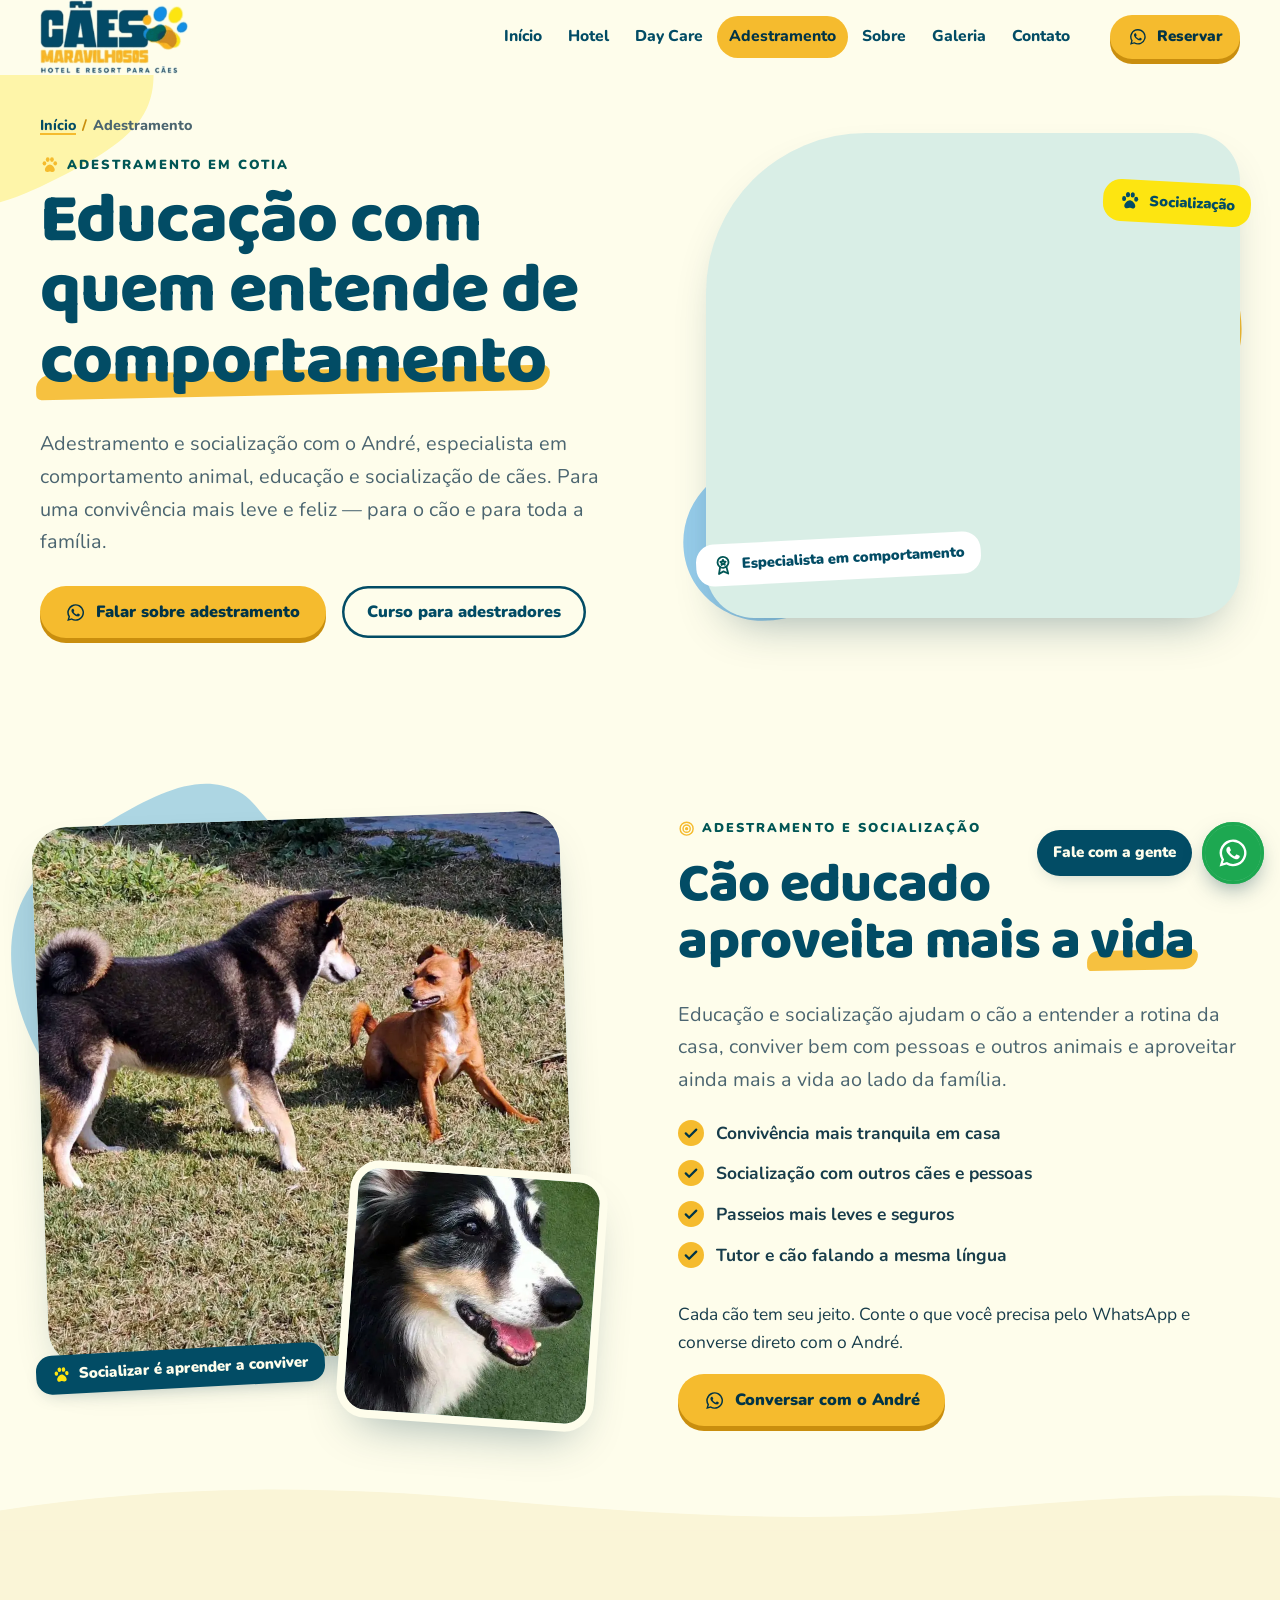
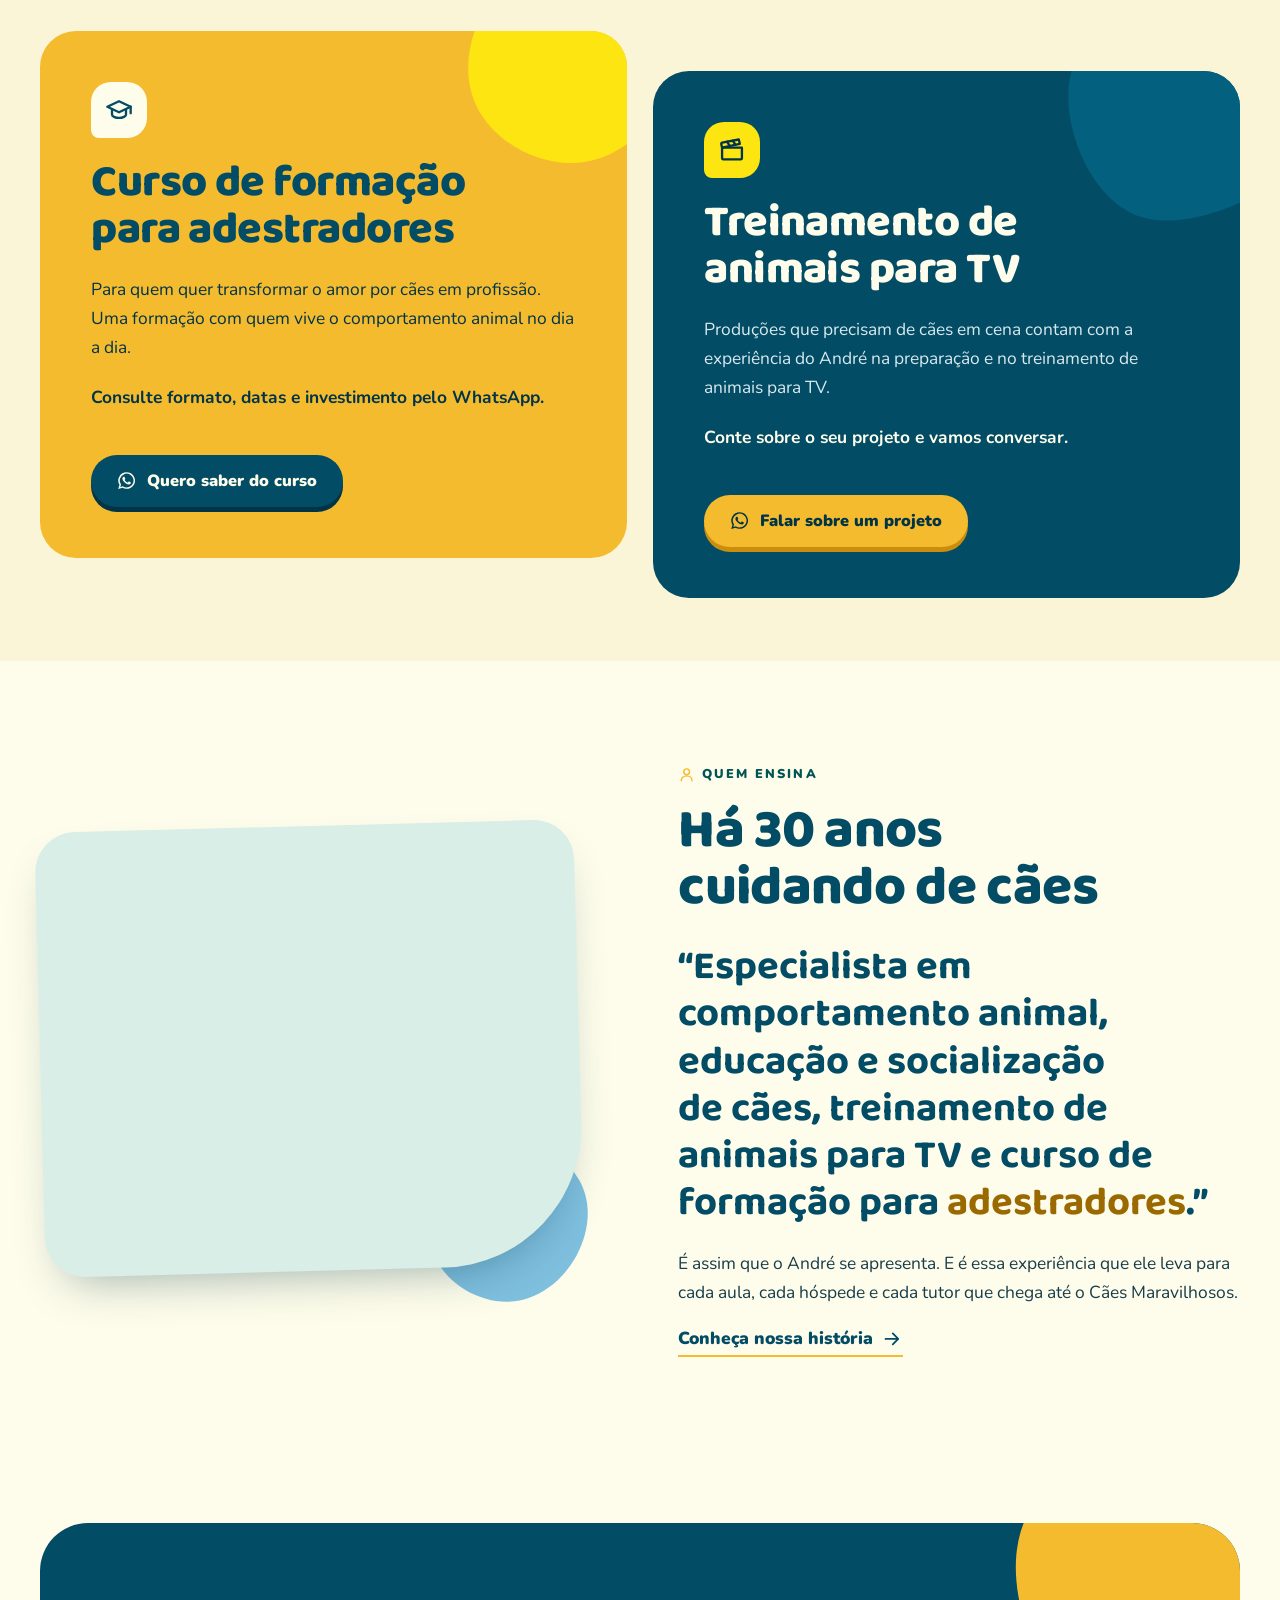
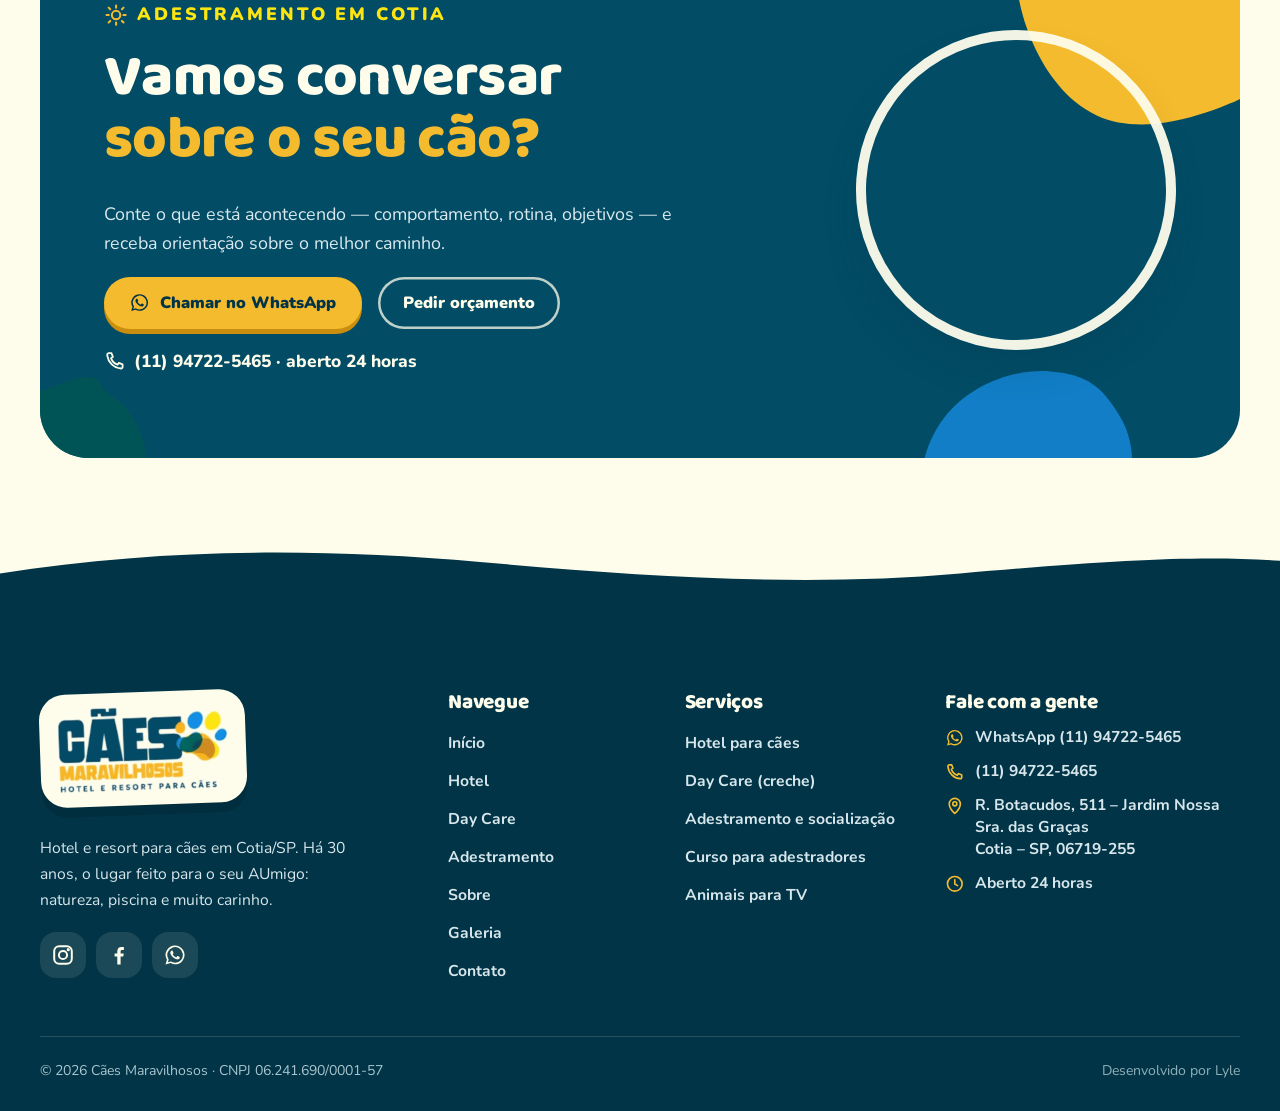
<file: adestramento.html>
<!doctype html>
<html lang="pt-BR">
<head>
<meta charset="utf-8">
<meta name="viewport" content="width=device-width, initial-scale=1">
<title>Adestramento de Cães em Cotia | Cães Maravilhosos</title>
<meta name="description" content="Adestramento e socialização de cães em Cotia com especialista em comportamento animal. Também: curso de formação para adestradores e treinamento de animais para TV.">
<meta name="robots" content="index, follow, max-image-preview:large">
<link rel="canonical" href="https://lyleproject.github.io/caes-maravilhosos/adestramento.html">
<meta name="theme-color" content="#FEFDEB">
<meta property="og:type" content="website">
<meta property="og:locale" content="pt_BR">
<meta property="og:site_name" content="Cães Maravilhosos – Hotel e Resort para Cães">
<meta property="og:title" content="Adestramento de Cães em Cotia | Cães Maravilhosos">
<meta property="og:description" content="Adestramento e socialização de cães em Cotia com especialista em comportamento animal. Também: curso de formação para adestradores e treinamento de animais para TV.">
<meta property="og:url" content="https://lyleproject.github.io/caes-maravilhosos/adestramento.html">
<meta property="og:image" content="https://lyleproject.github.io/caes-maravilhosos/assets/img/og-caes-maravilhosos.jpg">
<meta property="og:image:width" content="1200">
<meta property="og:image:height" content="630">
<meta property="og:image:alt" content="Cães brincando no gramado do Cães Maravilhosos, com o logo do hotel">
<meta name="twitter:card" content="summary_large_image">
<meta name="twitter:title" content="Adestramento de Cães em Cotia | Cães Maravilhosos">
<meta name="twitter:description" content="Adestramento e socialização de cães em Cotia com especialista em comportamento animal. Também: curso de formação para adestradores e treinamento de animais para TV.">
<meta name="twitter:image" content="https://lyleproject.github.io/caes-maravilhosos/assets/img/og-caes-maravilhosos.jpg">
<link rel="icon" href="favicon.ico" sizes="48x48">
<link rel="icon" href="assets/img/favicon.svg" type="image/svg+xml">
<link rel="apple-touch-icon" href="assets/img/apple-touch-icon.png">
<link rel="preload" href="assets/fonts/baloo-2.woff2" as="font" type="font/woff2" crossorigin>
<link rel="preload" href="assets/fonts/nunito.woff2" as="font" type="font/woff2" crossorigin>
<link rel="preload" as="image" type="image/webp" imagesrcset="assets/img/border-collie-piscina-480.webp 480w, assets/img/border-collie-piscina-960.webp 960w, assets/img/border-collie-piscina-1440.webp 1440w" imagesizes="(min-width: 940px) 540px, (min-width: 560px) 520px, calc(100vw - 32px)" fetchpriority="high">
<link rel="stylesheet" href="assets/css/style.css?v=20261123">
<script>document.documentElement.classList.add("js")</script>
<script src="assets/js/main.js?v=20261123" defer></script>
<script type="application/ld+json">{"@context":"https://schema.org","@type":"LocalBusiness","@id":"https://lyleproject.github.io/caes-maravilhosos/#negocio","name":"Cães Maravilhosos – Hotel e Resort para Cães","alternateName":["Cães Maravilhosos","Hotel e Day Care Cães Maravilhosos"],"legalName":"CAES MARAVILHOSOS SERVICOS LTDA","description":"Hotel e resort para cães em Cotia/SP, com cerca de 5.000 m² de área verde, piscina e lareira. Hospedagem, Day Care (creche), adestramento e socialização.","url":"https://lyleproject.github.io/caes-maravilhosos/","logo":"https://lyleproject.github.io/caes-maravilhosos/assets/img/logo-caes-maravilhosos.png","image":["https://lyleproject.github.io/caes-maravilhosos/assets/img/og-caes-maravilhosos.jpg","https://lyleproject.github.io/caes-maravilhosos/assets/img/hotel-casa-gramado-caes-1600.jpg"],"telephone":"+55 11 94722-5465","address":{"@type":"PostalAddress","streetAddress":"R. Botacudos, 511 - Jardim Nossa Sra. das Graças","addressLocality":"Cotia","addressRegion":"SP","postalCode":"06719-255","addressCountry":"BR"},"geo":{"@type":"GeoCoordinates","latitude":-23.6268215,"longitude":-46.9290428},"hasMap":"https://www.google.com/maps/place/C%C3%A3es+Maravilhosos/@-23.6268215,-46.9290428,17z","openingHoursSpecification":[{"@type":"OpeningHoursSpecification","dayOfWeek":["Monday","Tuesday","Wednesday","Thursday","Friday","Saturday","Sunday"],"opens":"00:00","closes":"23:59"}],"areaServed":[{"@type":"City","name":"Cotia"},{"@type":"Place","name":"Granja Viana"}],"sameAs":["https://www.instagram.com/caesmaravilhososoficial/","https://www.facebook.com/caesmaravilhosossp/"],"hasOfferCatalog":{"@type":"OfferCatalog","name":"Serviços para cães","itemListElement":[{"@type":"Offer","itemOffered":{"@type":"Service","name":"Hospedagem para cães (hotel)"}},{"@type":"Offer","itemOffered":{"@type":"Service","name":"Day Care (creche para cães)"}},{"@type":"Offer","itemOffered":{"@type":"Service","name":"Adestramento e socialização"}},{"@type":"Offer","itemOffered":{"@type":"Service","name":"Curso de formação para adestradores"}},{"@type":"Offer","itemOffered":{"@type":"Service","name":"Treinamento de animais para TV"}}]}}</script><script type="application/ld+json">{"@context":"https://schema.org","@type":"BreadcrumbList","itemListElement":[{"@type":"ListItem","position":1,"name":"Início","item":"https://lyleproject.github.io/caes-maravilhosos/"},{"@type":"ListItem","position":2,"name":"Adestramento","item":"https://lyleproject.github.io/caes-maravilhosos/adestramento.html"}]}</script>
</head>
<body>
<svg width="0" height="0" style="position:absolute" aria-hidden="true" focusable="false"><defs><symbol id="i-paw" viewBox="0 0 24 24"><ellipse cx="5.4" cy="10.2" rx="2.2" ry="2.7"/><ellipse cx="9.4" cy="5.6" rx="2.3" ry="2.9"/><ellipse cx="14.6" cy="5.6" rx="2.3" ry="2.9"/><ellipse cx="18.6" cy="10.2" rx="2.2" ry="2.7"/><path d="M12 11.6c-2.6 0-6 3.6-6 6.3 0 1.7 1.3 2.7 2.9 2.7 1.3 0 2-.6 3.1-.6s1.8.6 3.1.6c1.6 0 2.9-1 2.9-2.7 0-2.7-3.4-6.3-6-6.3z"/></symbol><symbol id="i-star" viewBox="0 0 24 24"><path d="M12 2.6l2.9 5.9 6.4.9-4.7 4.5 1.1 6.4L12 17.3l-5.7 3 1.1-6.4-4.7-4.5 6.4-.9z"/></symbol><symbol id="i-sun" viewBox="0 0 24 24"><circle cx="12" cy="12" r="4.2"/><path d="M12 2.5v2.2M12 19.3v2.2M4.6 4.6l1.6 1.6M17.8 17.8l1.6 1.6M2.5 12h2.2M19.3 12h2.2M4.6 19.4l1.6-1.6M17.8 6.2l1.6-1.6"/></symbol><symbol id="i-pool" viewBox="0 0 24 24"><path d="M8 15.5V5.8a2.4 2.4 0 0 1 4.8 0M14 15.5V5.8a2.4 2.4 0 0 1 4.8 0M8 9h6M8 12.4h6"/><path d="M2.5 19.6c1.6 0 1.6-1.2 3.2-1.2s1.6 1.2 3.2 1.2 1.6-1.2 3.2-1.2 1.6 1.2 3.2 1.2 1.6-1.2 3.2-1.2 1.6 1.2 3.2 1.2"/></symbol><symbol id="i-fire" viewBox="0 0 24 24"><path d="M12 21.8c3.9 0 6.9-2.7 6.9-6.5 0-3.3-2.1-5.4-3.5-7.4-.4 1.8-1.3 3-2.6 3.6-.2-3.6-1.4-6.8-4.2-8.9.3 3.5-2 5.8-3.4 7.9-.8 1.2-1.2 2.8-1.2 4.8 0 3.8 3.1 6.5 8 6.5z"/><path d="M12 21.8c-1.7 0-3-1.2-3-2.9 0-1.9 1.6-2.9 2.3-4.6.9 1 3.7 2.6 3.7 4.6 0 1.7-1.3 2.9-3 2.9z"/></symbol><symbol id="i-heart" viewBox="0 0 24 24"><path d="M12 20.3s-8-4.6-8-10.5C4 7 6.1 5 8.6 5c1.6 0 2.7.8 3.4 1.9C12.7 5.8 13.8 5 15.4 5 17.9 5 20 7 20 9.8c0 5.9-8 10.5-8 10.5z"/></symbol><symbol id="i-camera" viewBox="0 0 24 24"><path d="M4 7.8h3.1l1.6-2.4h6.6l1.6 2.4H20a1 1 0 0 1 1 1V18a1 1 0 0 1-1 1H4a1 1 0 0 1-1-1V8.8a1 1 0 0 1 1-1z"/><circle cx="12" cy="13.2" r="3.4"/></symbol><symbol id="i-pill" viewBox="0 0 24 24"><path d="M10.6 20.4a4.9 4.9 0 0 1-7-7l6.2-6.2a4.9 4.9 0 0 1 7 7z"/><path d="M6.7 10.3l7 7"/><path d="M17.5 3.5l1 1.6M20.5 6.5l-1.6-1"/></symbol><symbol id="i-user" viewBox="0 0 24 24"><circle cx="12" cy="8" r="4"/><path d="M4.5 20.5c0-4.1 3.4-6.8 7.5-6.8s7.5 2.7 7.5 6.8"/></symbol><symbol id="i-shield" viewBox="0 0 24 24"><path d="M12 3l7.5 2.8v5.9c0 4.5-3.2 8.2-7.5 9.3-4.3-1.1-7.5-4.8-7.5-9.3V5.8z"/><path d="M8.7 12.2l2.3 2.3 4.4-4.7"/></symbol><symbol id="i-whatsapp" viewBox="0 0 24 24"><path d="M12.04 2.5a9.43 9.43 0 0 0-8.1 14.27L2.5 21.5l4.88-1.4A9.43 9.43 0 1 0 12.04 2.5zm0 17.2a7.8 7.8 0 0 1-3.98-1.09l-.29-.17-2.9.83.85-2.82-.19-.3a7.78 7.78 0 1 1 6.51 3.55zm4.27-5.82c-.23-.12-1.38-.68-1.6-.76-.21-.08-.37-.12-.53.12-.16.23-.6.76-.74.92-.14.16-.27.18-.5.06a6.4 6.4 0 0 1-1.88-1.16 7.05 7.05 0 0 1-1.3-1.62c-.14-.23 0-.36.1-.47.1-.1.23-.27.35-.41.12-.14.16-.23.23-.39.08-.16.04-.3-.02-.41-.06-.12-.53-1.27-.72-1.74-.19-.46-.38-.39-.53-.4h-.45a.86.86 0 0 0-.62.29 2.6 2.6 0 0 0-.82 1.94c0 1.14.84 2.25.95 2.4.12.16 1.64 2.5 3.97 3.5.56.24.99.38 1.33.49.56.18 1.07.15 1.47.09.45-.07 1.38-.56 1.57-1.11.2-.55.2-1.01.14-1.11-.06-.1-.21-.16-.44-.27z"/></symbol><symbol id="i-instagram" viewBox="0 0 24 24"><rect x="3.2" y="3.2" width="17.6" height="17.6" rx="5"/><circle cx="12" cy="12" r="4.1"/><circle cx="17.3" cy="6.7" r=".6" fill="currentColor"/></symbol><symbol id="i-facebook" viewBox="0 0 24 24"><path d="M13.6 21.5v-8h2.7l.4-3.1h-3.1V8.4c0-.9.3-1.5 1.6-1.5h1.7V4.1c-.3 0-1.3-.1-2.5-.1-2.4 0-4.1 1.5-4.1 4.2v2.2H7.6v3.1h2.7v8z"/></symbol><symbol id="i-phone" viewBox="0 0 24 24"><path d="M5.2 3.5h3l1.6 4.1-2 1.4a11.4 11.4 0 0 0 7.2 7.2l1.4-2 4.1 1.6v3a1.6 1.6 0 0 1-1.7 1.6C10.6 19.9 4.1 13.4 3.6 5.2a1.6 1.6 0 0 1 1.6-1.7z"/></symbol><symbol id="i-pin" viewBox="0 0 24 24"><path d="M12 21.3s-6.8-6-6.8-11.6a6.8 6.8 0 0 1 13.6 0c0 5.6-6.8 11.6-6.8 11.6z"/><circle cx="12" cy="9.6" r="2.5"/></symbol><symbol id="i-clock" viewBox="0 0 24 24"><circle cx="12" cy="12" r="9"/><path d="M12 7v5.2l3.4 2"/></symbol><symbol id="i-arrow" viewBox="0 0 24 24"><path d="M5 12h14M13 6l6 6-6 6"/></symbol><symbol id="i-arrow-up" viewBox="0 0 24 24"><path d="M7 17L17 7M8.5 7H17v8.5"/></symbol><symbol id="i-left" viewBox="0 0 24 24"><path d="M15 5l-7 7 7 7"/></symbol><symbol id="i-right" viewBox="0 0 24 24"><path d="M9 5l7 7-7 7"/></symbol><symbol id="i-close" viewBox="0 0 24 24"><path d="M6 6l12 12M18 6L6 18"/></symbol><symbol id="i-menu" viewBox="0 0 24 24"><path d="M4 7h16M4 12h16M4 17h11"/></symbol><symbol id="i-check" viewBox="0 0 24 24"><path d="M5 12.5l4.5 4.5L19 7.5"/></symbol><symbol id="i-plus" viewBox="0 0 24 24"><path d="M12 5v14M5 12h14"/></symbol><symbol id="i-zoom" viewBox="0 0 24 24"><circle cx="10.5" cy="10.5" r="6.5"/><path d="M15.5 15.5L20 20M10.5 7.8v5.4M7.8 10.5h5.4"/></symbol><symbol id="i-tree" viewBox="0 0 24 24"><path d="M12 21v-5.5"/><path d="M12 3c-3.2 0-5.5 2.6-5.5 5.4 0 .7.1 1.3.4 1.9A4 4 0 0 0 8 17.5h8a4 4 0 0 0 1.1-7.2c.3-.6.4-1.2.4-1.9C17.5 5.6 15.2 3 12 3z"/></symbol><symbol id="i-ball" viewBox="0 0 24 24"><circle cx="12" cy="12" r="9"/><path d="M5.6 5.6a9 9 0 0 1 0 12.8M18.4 5.6a9 9 0 0 0 0 12.8"/></symbol><symbol id="i-music" viewBox="0 0 24 24"><path d="M9 18V5.6l11-2.4v12.4"/><circle cx="6.5" cy="18" r="2.5"/><circle cx="17.5" cy="15.6" r="2.5"/></symbol><symbol id="i-palette" viewBox="0 0 24 24"><path d="M12 3a9 9 0 0 0 0 18c1.1 0 1.8-.8 1.8-1.8 0-.5-.2-.9-.5-1.2a1.8 1.8 0 0 1 1.3-3H17a4 4 0 0 0 4-4C21 6.6 17 3 12 3z"/><circle cx="7.6" cy="11.2" r="1.1" fill="currentColor"/><circle cx="10.2" cy="7.2" r="1.1" fill="currentColor"/><circle cx="15" cy="7.6" r="1.1" fill="currentColor"/></symbol><symbol id="i-screen" viewBox="0 0 24 24"><rect x="2.5" y="4" width="19" height="12.6" rx="2"/><path d="M8 20.5h8M12 16.6v3.9"/><path d="M10.2 8v4.8l4-2.4z"/></symbol><symbol id="i-cap" viewBox="0 0 24 24"><path d="M2 9.2L12 4.5l10 4.7-10 4.7z"/><path d="M6 11.2v4.6c0 1.5 2.7 3 6 3s6-1.5 6-3v-4.6M22 9.2v5.5"/></symbol><symbol id="i-clapper" viewBox="0 0 24 24"><path d="M3.5 10h17v9a1 1 0 0 1-1 1h-15a1 1 0 0 1-1-1z"/><path d="M3.5 10l-.7-3.2a1 1 0 0 1 .8-1.2L17.8 3l.9 3.7z"/><path d="M7.7 4.9l2.2 3.3M12.6 4l2.2 3.3"/></symbol><symbol id="i-award" viewBox="0 0 24 24"><circle cx="12" cy="9" r="6"/><path d="M8.6 13.9L7 21.5l5-2.6 5 2.6-1.6-7.6"/><path d="M12 6.3l.9 1.8 2 .3-1.5 1.4.4 2-1.8-1-1.8 1 .4-2-1.5-1.4 2-.3z"/></symbol><symbol id="i-smile" viewBox="0 0 24 24"><circle cx="12" cy="12" r="9"/><path d="M8.2 14.2c1 1.4 2.3 2.1 3.8 2.1s2.8-.7 3.8-2.1"/><path d="M9 9.6h.01M15 9.6h.01" stroke-width="3"/></symbol><symbol id="i-balance" viewBox="0 0 24 24"><path d="M12 4v16M7.5 20h9M5 7.5h14"/><path d="M5 7.5l-2.6 5.6a2.7 2.7 0 0 0 5.2 0zM19 7.5l-2.6 5.6a2.7 2.7 0 0 0 5.2 0z"/></symbol><symbol id="i-target" viewBox="0 0 24 24"><circle cx="12" cy="12" r="9"/><circle cx="12" cy="12" r="5"/><circle cx="12" cy="12" r="1.3" fill="currentColor"/></symbol><symbol id="i-calendar" viewBox="0 0 24 24"><rect x="3.5" y="5" width="17" height="15.5" rx="2.2"/><path d="M3.5 10h17M8 3v4M16 3v4"/></symbol><symbol id="i-home" viewBox="0 0 24 24"><path d="M3.5 11L12 4l8.5 7"/><path d="M5.5 9.5V20h13V9.5"/><path d="M10 20v-5h4v5"/></symbol><symbol id="i-lock" viewBox="0 0 24 24"><rect x="4.5" y="10.5" width="15" height="10" rx="2.2"/><path d="M8 10.5V7.8a4 4 0 0 1 8 0v2.7"/></symbol><symbol id="i-quote" viewBox="0 0 24 24"><path d="M4 18.5v-5.2C4 8.6 6.4 5.6 10.6 4.5l.8 1.9C9 7.3 7.8 9 7.7 11.2H11v7.3zm9 0v-5.2c0-4.7 2.4-7.7 6.6-8.8l.8 1.9c-2.4.9-3.6 2.6-3.7 4.8H20v7.3z"/></symbol></defs></svg>
<a class="skip-link" href="#conteudo">Pular para o conteúdo</a>
<header class="site-header">
  <div class="container header-inner">
    <a class="brand" href="index.html"><img src="assets/img/logo-caes-maravilhosos.png" width="440" height="221" alt="Cães Maravilhosos – Hotel e Resort para Cães (página inicial)"></a>
    <button class="nav-toggle" type="button" aria-expanded="false" aria-controls="menu-principal" aria-label="Abrir menu"><svg class="icon icon-open" aria-hidden="true" focusable="false"><use href="#i-menu"></use></svg><svg class="icon icon-close" aria-hidden="true" focusable="false"><use href="#i-close"></use></svg></button>
    <nav class="nav" id="menu-principal" aria-label="Menu principal">
      <ul class="nav-list">
        <li><a class="nav-link" href="index.html">Início</a></li><li><a class="nav-link" href="hospedagem.html">Hotel</a></li><li><a class="nav-link" href="daycare.html">Day Care</a></li><li><a class="nav-link" href="adestramento.html" aria-current="page">Adestramento</a></li><li><a class="nav-link" href="sobre.html">Sobre</a></li><li><a class="nav-link" href="galeria.html">Galeria</a></li><li><a class="nav-link" href="contato.html">Contato</a></li>
      </ul>
      <div class="nav-extra">
        <a class="btn" href="https://wa.me/5511947225465?text=Ol%C3%A1%21%20Vi%20o%20site%20e%20quero%20saber%20sobre%20adestramento%20e%20socializa%C3%A7%C3%A3o." target="_blank" rel="noopener"><svg class="icon icon--fill" aria-hidden="true" focusable="false"><use href="#i-whatsapp"></use></svg> Reservar pelo WhatsApp</a>
        <p><svg class="icon" aria-hidden="true" focusable="false"><use href="#i-clock"></use></svg> Aberto 24 horas · (11) 94722-5465</p>
      </div>
    </nav>
    <a class="btn btn--sm header-cta" href="https://wa.me/5511947225465?text=Ol%C3%A1%21%20Vi%20o%20site%20e%20quero%20saber%20sobre%20adestramento%20e%20socializa%C3%A7%C3%A3o." target="_blank" rel="noopener"><svg class="icon icon--fill" aria-hidden="true" focusable="false"><use href="#i-whatsapp"></use></svg> Reservar</a>
  </div>
</header>
<main id="conteudo">
<section class="page-hero" aria-labelledby="page-title">
  <svg class="blob blend pb-bg" viewBox="-100 -100 200 200" aria-hidden="true" focusable="false"><path d="M40.9,-52.4C52.9,-45.6,62.3,-33.4,68.9,-18.6C75.5,-3.8,79.3,13.6,73.2,26.9C67.1,40.2,51.1,49.4,35.4,57.5C19.7,65.6,4.3,72.6,-12.3,73C-28.9,73.4,-46.7,67.2,-57.9,54.9C-69.1,42.6,-73.7,24.2,-74.3,6.3C-74.9,-11.6,-71.5,-29,-61.2,-39.8C-50.9,-50.6,-33.7,-54.8,-18.6,-60.4C-3.5,-66,9.5,-73.1,21.6,-70.3C33.7,-67.5,28.9,-59.2,40.9,-52.4Z"/></svg>
  <svg class="sparkle" style="--s:22px;right:8%;top:12%" viewBox="0 0 24 24" aria-hidden="true" focusable="false"><path fill="currentColor" d="M12 0C13 7 17 11 24 12 17 13 13 17 12 24 11 17 7 13 0 12 7 11 11 7 12 0Z"/></svg>
  <div class="container page-hero-grid">
    <div>
      <nav class="breadcrumb" aria-label="Você está em"><ol><li><a href="index.html">Início</a></li><li aria-current="page">Adestramento</li></ol></nav>
      <h1 id="page-title"><span class="h1-kicker"><svg class="icon icon--fill" aria-hidden="true" focusable="false"><use href="#i-paw"></use></svg> Adestramento em Cotia</span><span class="h1-display">Educação com quem entende de <span class="mark">comportamento</span></span></h1>
      <p class="lead">Adestramento e socialização com o André, especialista em comportamento animal, educação e socialização de cães. Para uma convivência mais leve e feliz — para o cão e para toda a família.</p>
      <div class="btn-row"><a class="btn" href="https://wa.me/5511947225465?text=Ol%C3%A1%21%20Vi%20o%20site%20e%20quero%20saber%20sobre%20adestramento%20e%20socializa%C3%A7%C3%A3o." target="_blank" rel="noopener"><svg class="icon icon--fill" aria-hidden="true" focusable="false"><use href="#i-whatsapp"></use></svg> Falar sobre adestramento</a><a class="btn btn--outline" href="#curso">Curso para adestradores</a></div>
    </div>
    <div class="page-hero-media"><svg class="blob blend pb1" viewBox="-100 -100 200 200" aria-hidden="true" focusable="false"><path d="M40.9,-52.4C52.9,-45.6,62.3,-33.4,68.9,-18.6C75.5,-3.8,79.3,13.6,73.2,26.9C67.1,40.2,51.1,49.4,35.4,57.5C19.7,65.6,4.3,72.6,-12.3,73C-28.9,73.4,-46.7,67.2,-57.9,54.9C-69.1,42.6,-73.7,24.2,-74.3,6.3C-74.9,-11.6,-71.5,-29,-61.2,-39.8C-50.9,-50.6,-33.7,-54.8,-18.6,-60.4C-3.5,-66,9.5,-73.1,21.6,-70.3C33.7,-67.5,28.9,-59.2,40.9,-52.4Z"/></svg><svg class="blob blend pb2" viewBox="-100 -100 200 200" aria-hidden="true" focusable="false"><path d="M47.3,-57.4C59.2,-46.4,66,-30.1,70.6,-12.4C75.2,5.3,77.6,24.4,69.4,37.7C61.2,51,42.4,58.5,24.5,63.9C6.6,69.3,-10.4,72.6,-27.1,68.1C-43.8,63.6,-60.2,51.3,-68.6,34.9C-77,18.5,-77.4,-2,-70.4,-18.6C-63.4,-35.2,-49,-47.9,-33.9,-58C-18.8,-68.1,-3,-75.6,12.4,-74.5C27.8,-73.4,35.4,-68.4,47.3,-57.4Z"/></svg>
      <div class="photo photo--soft"><picture><source type="image/webp" srcset="assets/img/border-collie-piscina-480.webp 480w, assets/img/border-collie-piscina-960.webp 960w, assets/img/border-collie-piscina-1440.webp 1440w" sizes="(min-width: 940px) 540px, (min-width: 560px) 520px, calc(100vw - 32px)"><img src="assets/img/border-collie-piscina-960.jpg" srcset="assets/img/border-collie-piscina-480.jpg 480w, assets/img/border-collie-piscina-960.jpg 960w, assets/img/border-collie-piscina-1440.jpg 1440w" sizes="(min-width: 940px) 540px, (min-width: 560px) 520px, calc(100vw - 32px)" width="1440" height="1440" alt="Border collie marrom e branco olhando para a câmera na borda da piscina" decoding="async" fetchpriority="high" style="object-position:50% 35%"></picture></div>
      <span class="chip chip--a"><svg class="icon" aria-hidden="true" focusable="false"><use href="#i-award"></use></svg> Especialista em comportamento</span>
      <span class="chip chip--b"><svg class="icon icon--fill" aria-hidden="true" focusable="false"><use href="#i-paw"></use></svg> Socialização</span></div>
  </div>
</section>

<section class="section" aria-labelledby="adestra-title">
  <div class="container split">
    <div class="collage reveal">
      <svg class="blob blend" style="--s:72%;color:var(--blue);left:-12%;top:-10%;opacity:.35" viewBox="-100 -100 200 200" aria-hidden="true" focusable="false"><path d="M53.5,-62.1C68.2,-50.4,78,-32.4,80.9,-13.2C83.7,6,79.5,26.4,68.3,41.6C57.1,56.8,38.9,66.8,19.3,73.3C-0.3,79.8,-21.3,82.8,-38.3,75.1C-55.3,67.4,-68.3,49,-75.4,28.8C-82.5,8.6,-83.7,-13.4,-75.2,-30.4C-66.7,-47.4,-48.5,-59.4,-30.2,-70.1C-11.9,-80.8,6.5,-90.2,23.1,-86.4C39.7,-82.6,38.8,-73.8,53.5,-62.1Z"/></svg>
      <div class="photo photo--main"><picture><source type="image/webp" srcset="assets/img/caes-socializando-gramado-480.webp 480w, assets/img/caes-socializando-gramado-960.webp 960w, assets/img/caes-socializando-gramado-1440.webp 1440w" sizes="(min-width: 900px) 520px, 92vw"><img src="assets/img/caes-socializando-gramado-960.jpg" srcset="assets/img/caes-socializando-gramado-480.jpg 480w, assets/img/caes-socializando-gramado-960.jpg 960w, assets/img/caes-socializando-gramado-1440.jpg 1440w" sizes="(min-width: 900px) 520px, 92vw" width="1440" height="1440" alt="Shiba inu preto e um pinscher caramelo se cumprimentando no gramado ao sol" decoding="async" loading="lazy"></picture></div>
      <div class="photo photo--float"><picture><source type="image/webp" srcset="assets/img/retrato-border-collie-476.webp 476w" sizes="(min-width: 900px) 260px, 44vw"><img src="assets/img/retrato-border-collie-476.jpg" srcset="assets/img/retrato-border-collie-476.jpg 476w" sizes="(min-width: 900px) 260px, 44vw" width="476" height="784" alt="Border collie preto e branco sorrindo sobre a grama sintética" decoding="async" loading="lazy" style="object-position:50% 30%"></picture></div>
      <p class="collage-note"><svg class="icon icon--fill" aria-hidden="true" focusable="false"><use href="#i-paw"></use></svg> Socializar é aprender a conviver</p>
    </div>
    <div class="reveal" style="--d:.1s">
      <p class="eyebrow"><svg class="icon" aria-hidden="true" focusable="false"><use href="#i-target"></use></svg> Adestramento e socialização</p>
      <h2 id="adestra-title">Cão educado aproveita mais a <span class="mark">vida</span></h2>
      <p class="lead">Educação e socialização ajudam o cão a entender a rotina da casa, conviver bem com pessoas e outros animais e aproveitar ainda mais a vida ao lado da família.</p>
      <ul class="check-list">
        <li><svg class="icon" aria-hidden="true" focusable="false"><use href="#i-check"></use></svg> Convivência mais tranquila em casa</li>
        <li><svg class="icon" aria-hidden="true" focusable="false"><use href="#i-check"></use></svg> Socialização com outros cães e pessoas</li>
        <li><svg class="icon" aria-hidden="true" focusable="false"><use href="#i-check"></use></svg> Passeios mais leves e seguros</li>
        <li><svg class="icon" aria-hidden="true" focusable="false"><use href="#i-check"></use></svg> Tutor e cão falando a mesma língua</li>
      </ul>
      <p>Cada cão tem seu jeito. Conte o que você precisa pelo WhatsApp e converse direto com o André.</p>
      <a class="btn" href="https://wa.me/5511947225465?text=Ol%C3%A1%21%20Vi%20o%20site%20e%20quero%20saber%20sobre%20adestramento%20e%20socializa%C3%A7%C3%A3o." target="_blank" rel="noopener"><svg class="icon icon--fill" aria-hidden="true" focusable="false"><use href="#i-whatsapp"></use></svg> Conversar com o André</a>
    </div>
  </div>
</section>

<section class="section section--cream2" aria-label="Curso e treinamento para TV">
  <svg class="wave wave--top" viewBox="0 0 1440 80" preserveAspectRatio="none" aria-hidden="true" focusable="false"><path d="M0,48 C180,8 360,8 540,30 C720,52 900,70 1080,48 C1260,26 1350,20 1440,28 L1440,80 L0,80 Z"/></svg>
  <div class="container">
    <div class="duo">
      <article class="duo-card duo-card--gold reveal" id="curso" aria-labelledby="curso-title">
        <svg class="blob" viewBox="-100 -100 200 200" aria-hidden="true" focusable="false"><path d="M60,-41C72,-21,70,5,58,27C46,49,24,67,-2,68C-28,69,-56,53,-67,30C-78,7,-72,-23,-55,-43C-38,-63,-10,-73,14,-71C38,-69,48,-61,60,-41Z"/></svg>
        <span class="icon-bubble"><svg class="icon" aria-hidden="true" focusable="false"><use href="#i-cap"></use></svg></span>
        <h2 id="curso-title">Curso de formação para adestradores</h2>
        <p>Para quem quer transformar o amor por cães em profissão. Uma formação com quem vive o comportamento animal no dia a dia.</p>
        <p><strong>Consulte formato, datas e investimento pelo WhatsApp.</strong></p>
        <a class="btn btn--petrol" href="https://wa.me/5511947225465?text=Ol%C3%A1%21%20Vi%20o%20site%20e%20quero%20saber%20sobre%20o%20curso%20de%20forma%C3%A7%C3%A3o%20para%20adestradores." target="_blank" rel="noopener"><svg class="icon icon--fill" aria-hidden="true" focusable="false"><use href="#i-whatsapp"></use></svg> Quero saber do curso</a>
      </article>
      <article class="duo-card duo-card--petrol reveal" id="tv" aria-labelledby="tv-title" style="--d:.1s">
        <svg class="blob" viewBox="-100 -100 200 200" aria-hidden="true" focusable="false"><path d="M53.5,-62.1C68.2,-50.4,78,-32.4,80.9,-13.2C83.7,6,79.5,26.4,68.3,41.6C57.1,56.8,38.9,66.8,19.3,73.3C-0.3,79.8,-21.3,82.8,-38.3,75.1C-55.3,67.4,-68.3,49,-75.4,28.8C-82.5,8.6,-83.7,-13.4,-75.2,-30.4C-66.7,-47.4,-48.5,-59.4,-30.2,-70.1C-11.9,-80.8,6.5,-90.2,23.1,-86.4C39.7,-82.6,38.8,-73.8,53.5,-62.1Z"/></svg>
        <span class="icon-bubble"><svg class="icon" aria-hidden="true" focusable="false"><use href="#i-clapper"></use></svg></span>
        <h2 id="tv-title">Treinamento de animais para TV</h2>
        <p>Produções que precisam de cães em cena contam com a experiência do André na preparação e no treinamento de animais para TV.</p>
        <p><strong style="color:var(--cream)">Conte sobre o seu projeto e vamos conversar.</strong></p>
        <a class="btn" href="https://wa.me/5511947225465?text=Ol%C3%A1%21%20Vi%20o%20site%20e%20quero%20falar%20sobre%20treinamento%20de%20animais%20para%20TV." target="_blank" rel="noopener"><svg class="icon icon--fill" aria-hidden="true" focusable="false"><use href="#i-whatsapp"></use></svg> Falar sobre um projeto</a>
      </article>
    </div>
  </div>
</section>

<section class="section" aria-labelledby="andre-title">
  <div class="container split">
    <div class="owner-media reveal">
      <svg class="blob blend blob-a" viewBox="-100 -100 200 200" aria-hidden="true" focusable="false"><path d="M40.9,-52.4C52.9,-45.6,62.3,-33.4,68.9,-18.6C75.5,-3.8,79.3,13.6,73.2,26.9C67.1,40.2,51.1,49.4,35.4,57.5C19.7,65.6,4.3,72.6,-12.3,73C-28.9,73.4,-46.7,67.2,-57.9,54.9C-69.1,42.6,-73.7,24.2,-74.3,6.3C-74.9,-11.6,-71.5,-29,-61.2,-39.8C-50.9,-50.6,-33.7,-54.8,-18.6,-60.4C-3.5,-66,9.5,-73.1,21.6,-70.3C33.7,-67.5,28.9,-59.2,40.9,-52.4Z"/></svg><svg class="blob blend blob-b" viewBox="-100 -100 200 200" aria-hidden="true" focusable="false"><path d="M60,-41C72,-21,70,5,58,27C46,49,24,67,-2,68C-28,69,-56,53,-67,30C-78,7,-72,-23,-55,-43C-38,-63,-10,-73,14,-71C38,-69,48,-61,60,-41Z"/></svg>
      <div class="photo"><picture><source type="image/webp" srcset="assets/img/andre-com-caes-480.webp 480w, assets/img/andre-com-caes-960.webp 960w, assets/img/andre-com-caes-1280.webp 1280w" sizes="(min-width: 900px) 560px, 92vw"><img src="assets/img/andre-com-caes-960.jpg" srcset="assets/img/andre-com-caes-480.jpg 480w, assets/img/andre-com-caes-960.jpg 960w, assets/img/andre-com-caes-1280.jpg 1280w" sizes="(min-width: 900px) 560px, 92vw" width="1280" height="854" alt="André, proprietário do Cães Maravilhosos, sorrindo ao lado de um jack russell terrier e de um border collie" decoding="async" loading="lazy"></picture></div>
    </div>
    <div class="reveal" style="--d:.1s">
      <p class="eyebrow"><svg class="icon" aria-hidden="true" focusable="false"><use href="#i-user"></use></svg> Quem ensina</p>
      <h2 id="andre-title">Há 30 anos cuidando de cães</h2>
      <p class="big-quote">“Especialista em comportamento animal, educação e socialização de cães, treinamento de animais para TV e curso de formação para <span class="text-gold">adestradores</span>.”</p>
      <p style="margin-top:22px">É assim que o André se apresenta. E é essa experiência que ele leva para cada aula, cada hóspede e cada tutor que chega até o Cães Maravilhosos.</p>
      <a class="link-arrow" href="sobre.html">Conheça nossa história <svg class="icon" aria-hidden="true" focusable="false"><use href="#i-arrow"></use></svg></a>
    </div>
  </div>
</section>

<section class="section section--tight" aria-labelledby="cta-title">
  <div class="container">
    <div class="cta-panel reveal">
      <svg class="blob b1" viewBox="-100 -100 200 200" aria-hidden="true" focusable="false"><path d="M53.5,-62.1C68.2,-50.4,78,-32.4,80.9,-13.2C83.7,6,79.5,26.4,68.3,41.6C57.1,56.8,38.9,66.8,19.3,73.3C-0.3,79.8,-21.3,82.8,-38.3,75.1C-55.3,67.4,-68.3,49,-75.4,28.8C-82.5,8.6,-83.7,-13.4,-75.2,-30.4C-66.7,-47.4,-48.5,-59.4,-30.2,-70.1C-11.9,-80.8,6.5,-90.2,23.1,-86.4C39.7,-82.6,38.8,-73.8,53.5,-62.1Z"/></svg><svg class="blob b2" viewBox="-100 -100 200 200" aria-hidden="true" focusable="false"><path d="M60,-41C72,-21,70,5,58,27C46,49,24,67,-2,68C-28,69,-56,53,-67,30C-78,7,-72,-23,-55,-43C-38,-63,-10,-73,14,-71C38,-69,48,-61,60,-41Z"/></svg><svg class="blob b3" viewBox="-100 -100 200 200" aria-hidden="true" focusable="false"><path d="M40.9,-52.4C52.9,-45.6,62.3,-33.4,68.9,-18.6C75.5,-3.8,79.3,13.6,73.2,26.9C67.1,40.2,51.1,49.4,35.4,57.5C19.7,65.6,4.3,72.6,-12.3,73C-28.9,73.4,-46.7,67.2,-57.9,54.9C-69.1,42.6,-73.7,24.2,-74.3,6.3C-74.9,-11.6,-71.5,-29,-61.2,-39.8C-50.9,-50.6,-33.7,-54.8,-18.6,-60.4C-3.5,-66,9.5,-73.1,21.6,-70.3C33.7,-67.5,28.9,-59.2,40.9,-52.4Z"/></svg>
      <div>
        <p class="eyebrow"><svg class="icon" aria-hidden="true" focusable="false"><use href="#i-sun"></use></svg> Adestramento em Cotia</p>
        <h2 id="cta-title">Vamos conversar <span class="text-gold">sobre o seu cão?</span></h2>
        <p>Conte o que está acontecendo — comportamento, rotina, objetivos — e receba orientação sobre o melhor caminho.</p>
        <div class="btn-row">
          <a class="btn" href="https://wa.me/5511947225465?text=Ol%C3%A1%21%20Vi%20o%20site%20e%20quero%20saber%20sobre%20adestramento%20e%20socializa%C3%A7%C3%A3o." target="_blank" rel="noopener"><svg class="icon icon--fill" aria-hidden="true" focusable="false"><use href="#i-whatsapp"></use></svg> Chamar no WhatsApp</a>
          <a class="btn btn--light" href="contato.html">Pedir orçamento</a>
        </div>
        <a class="cta-phone" href="tel:+5511947225465"><svg class="icon" aria-hidden="true" focusable="false"><use href="#i-phone"></use></svg> (11) 94722-5465 · aberto 24 horas</a>
      </div>
      <div class="cta-photo"><picture><source type="image/webp" srcset="assets/img/retrato-shiba-caramelo-480.webp 480w, assets/img/retrato-shiba-caramelo-960.webp 960w, assets/img/retrato-shiba-caramelo-1440.webp 1440w" sizes="320px"><img src="assets/img/retrato-shiba-caramelo-960.jpg" srcset="assets/img/retrato-shiba-caramelo-480.jpg 480w, assets/img/retrato-shiba-caramelo-960.jpg 960w, assets/img/retrato-shiba-caramelo-1440.jpg 1440w" sizes="320px" width="1440" height="1440" alt="Shiba inu caramelo sorridente caminhando no gramado ao lado de outro cão" decoding="async" loading="lazy"></picture></div>
    </div>
  </div>
</section>

</main>
<footer class="site-footer">
  <svg class="wave wave--top" viewBox="0 0 1440 80" preserveAspectRatio="none" aria-hidden="true" focusable="false"><path d="M0,48 C180,8 360,8 540,30 C720,52 900,70 1080,48 C1260,26 1350,20 1440,28 L1440,80 L0,80 Z"/></svg>
  <div class="container">
    <div class="footer-grid">
      <div class="footer-brand">
        <a class="logo-chip" href="index.html"><img src="assets/img/logo-caes-maravilhosos.png" width="440" height="221" alt="Cães Maravilhosos – Hotel e Resort para Cães" loading="lazy"></a>
        <p>Hotel e resort para cães em Cotia/SP. Há 30 anos, o lugar feito para o seu AUmigo: natureza, piscina e muito carinho.</p>
        <div class="socials">
          <a href="https://www.instagram.com/caesmaravilhososoficial/" target="_blank" rel="noopener" aria-label="Instagram @caesmaravilhososoficial"><svg class="icon" aria-hidden="true" focusable="false"><use href="#i-instagram"></use></svg></a>
          <a href="https://www.facebook.com/caesmaravilhosossp/" target="_blank" rel="noopener" aria-label="Facebook Cães Maravilhosos"><svg class="icon icon--fill" aria-hidden="true" focusable="false"><use href="#i-facebook"></use></svg></a>
          <a href="https://wa.me/5511947225465?text=Ol%C3%A1%21%20Vi%20o%20site%20e%20quero%20saber%20sobre%20adestramento%20e%20socializa%C3%A7%C3%A3o." target="_blank" rel="noopener" aria-label="WhatsApp (11) 94722-5465"><svg class="icon icon--fill" aria-hidden="true" focusable="false"><use href="#i-whatsapp"></use></svg></a>
        </div>
      </div>
      <nav aria-label="Rodapé: páginas">
        <h2 class="footer-title">Navegue</h2>
        <ul class="footer-links">
          <li><a href="index.html">Início</a></li><li><a href="hospedagem.html">Hotel</a></li><li><a href="daycare.html">Day Care</a></li><li><a href="adestramento.html">Adestramento</a></li><li><a href="sobre.html">Sobre</a></li><li><a href="galeria.html">Galeria</a></li><li><a href="contato.html">Contato</a></li>
        </ul>
      </nav>
      <nav aria-label="Rodapé: serviços">
        <h2 class="footer-title">Serviços</h2>
        <ul class="footer-links">
          <li><a href="hospedagem.html">Hotel para cães</a></li>
          <li><a href="daycare.html">Day Care (creche)</a></li>
          <li><a href="adestramento.html">Adestramento e socialização</a></li>
          <li><a href="adestramento.html#curso">Curso para adestradores</a></li>
          <li><a href="adestramento.html#tv">Animais para TV</a></li>
        </ul>
      </nav>
      <div>
        <h2 class="footer-title">Fale com a gente</h2>
        <address class="footer-contact">
          <a href="https://wa.me/5511947225465?text=Ol%C3%A1%21%20Vi%20o%20site%20e%20quero%20saber%20sobre%20adestramento%20e%20socializa%C3%A7%C3%A3o." target="_blank" rel="noopener"><svg class="icon icon--fill" aria-hidden="true" focusable="false"><use href="#i-whatsapp"></use></svg> WhatsApp (11) 94722-5465</a>
          <a href="tel:+5511947225465"><svg class="icon" aria-hidden="true" focusable="false"><use href="#i-phone"></use></svg> (11) 94722-5465</a>
          <a href="https://www.google.com/maps/place/C%C3%A3es+Maravilhosos/@-23.6268215,-46.9290428,17z" target="_blank" rel="noopener"><svg class="icon" aria-hidden="true" focusable="false"><use href="#i-pin"></use></svg> <span>R. Botacudos, 511 – Jardim Nossa Sra. das Graças<br>Cotia – SP, 06719-255</span></a>
          <span><svg class="icon" aria-hidden="true" focusable="false"><use href="#i-clock"></use></svg> Aberto 24 horas</span>
        </address>
      </div>
    </div>
    <div class="footer-bottom">
      <p>© 2026 Cães Maravilhosos · <span class="nowrap">CNPJ 06.241.690/0001-57</span></p>
      <p class="credit">Desenvolvido por Lyle</p>
    </div>
  </div>
</footer>
<a class="wa-float" href="https://wa.me/5511947225465?text=Ol%C3%A1%21%20Vi%20o%20site%20e%20quero%20saber%20sobre%20adestramento%20e%20socializa%C3%A7%C3%A3o." target="_blank" rel="noopener" aria-label="Conversar no WhatsApp">
  <span class="wa-label" aria-hidden="true">Fale com a gente</span>
  <span class="wa-icon"><svg class="icon icon--fill" aria-hidden="true" focusable="false"><use href="#i-whatsapp"></use></svg></span>
</a>
</body>
</html>
</file>
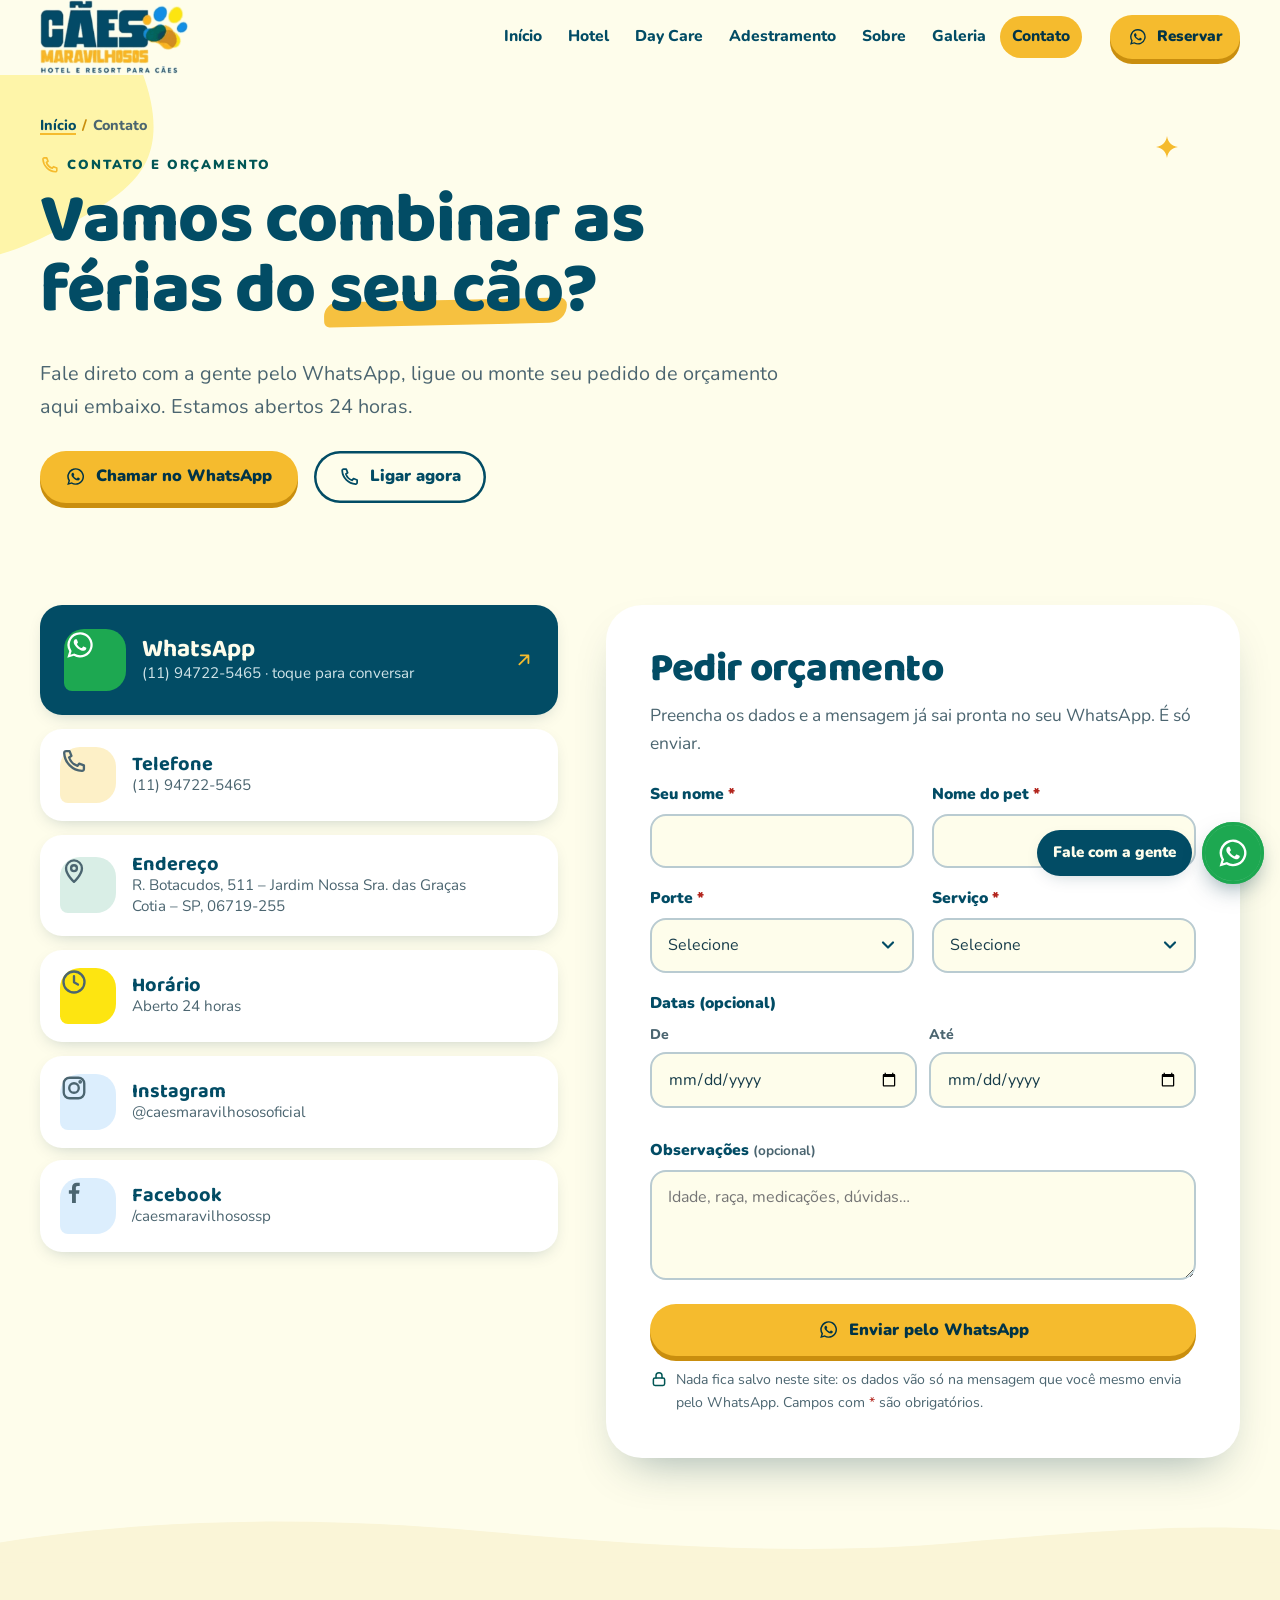
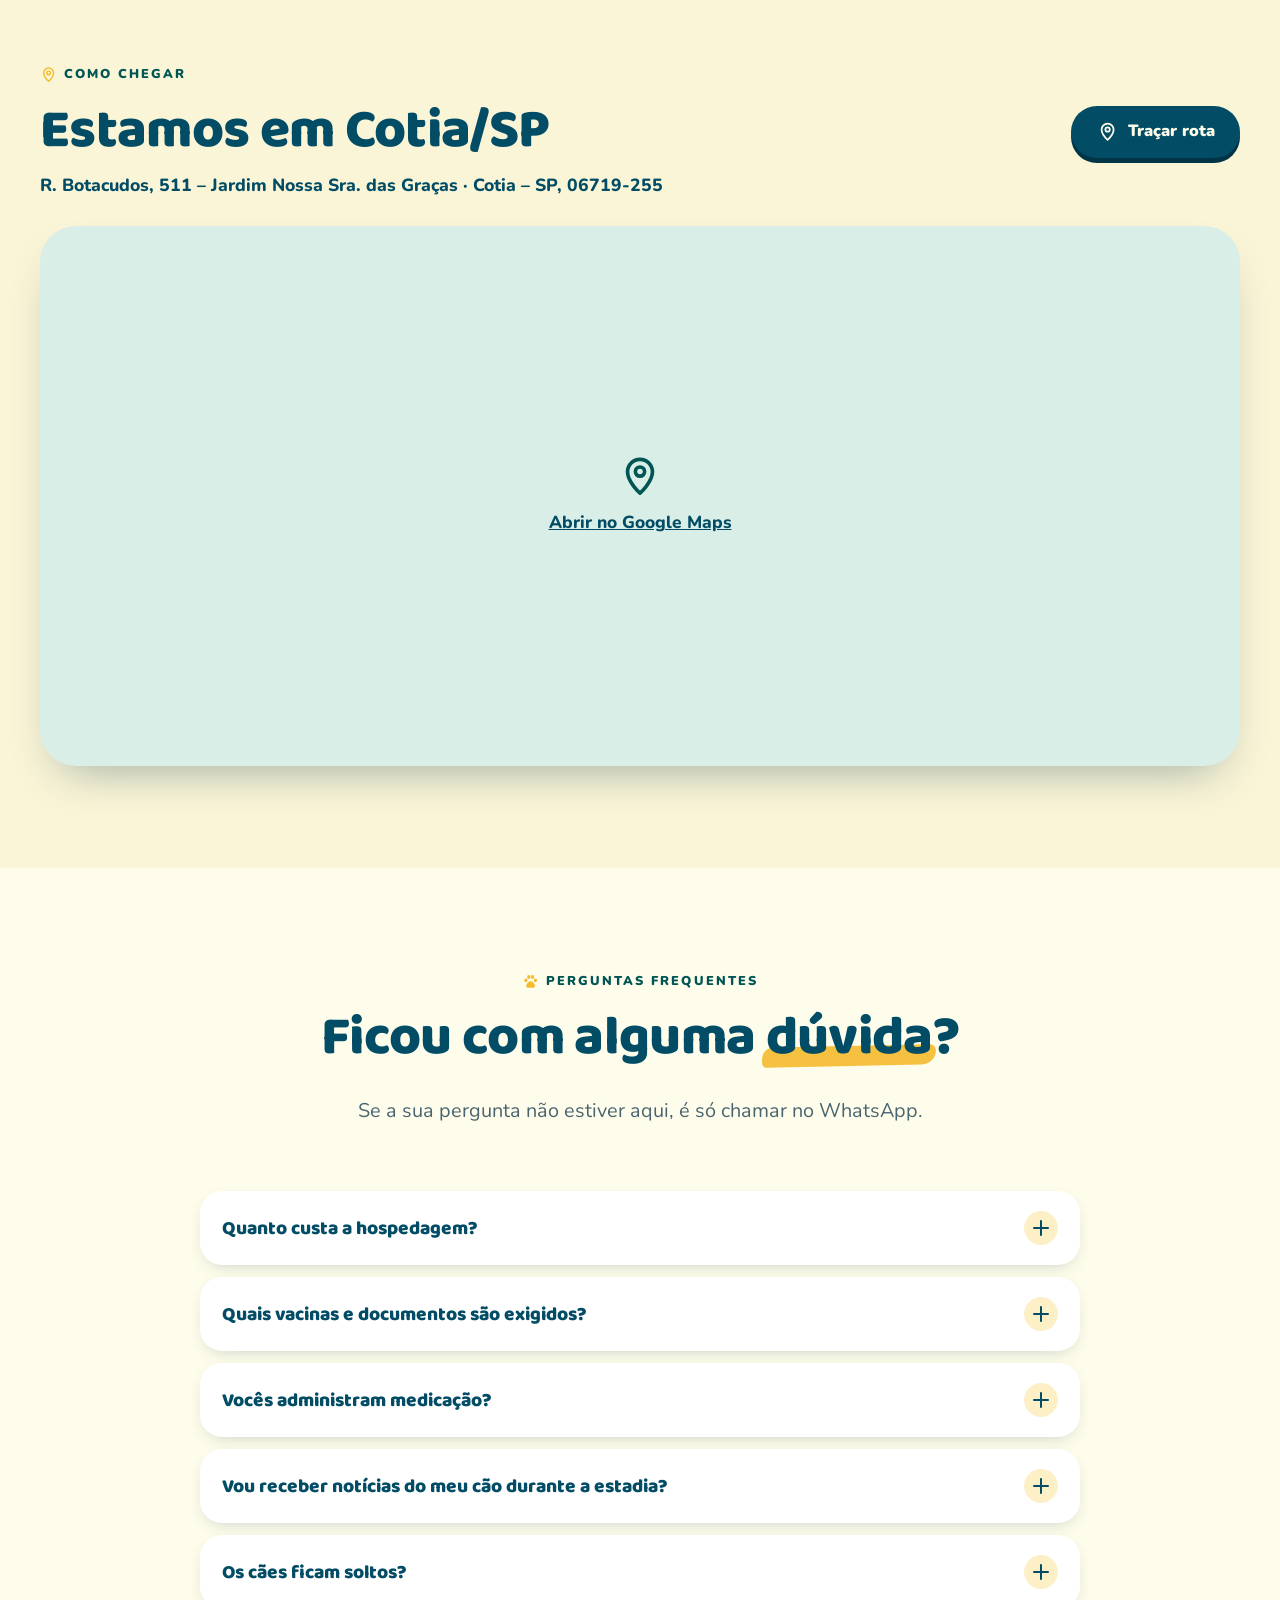
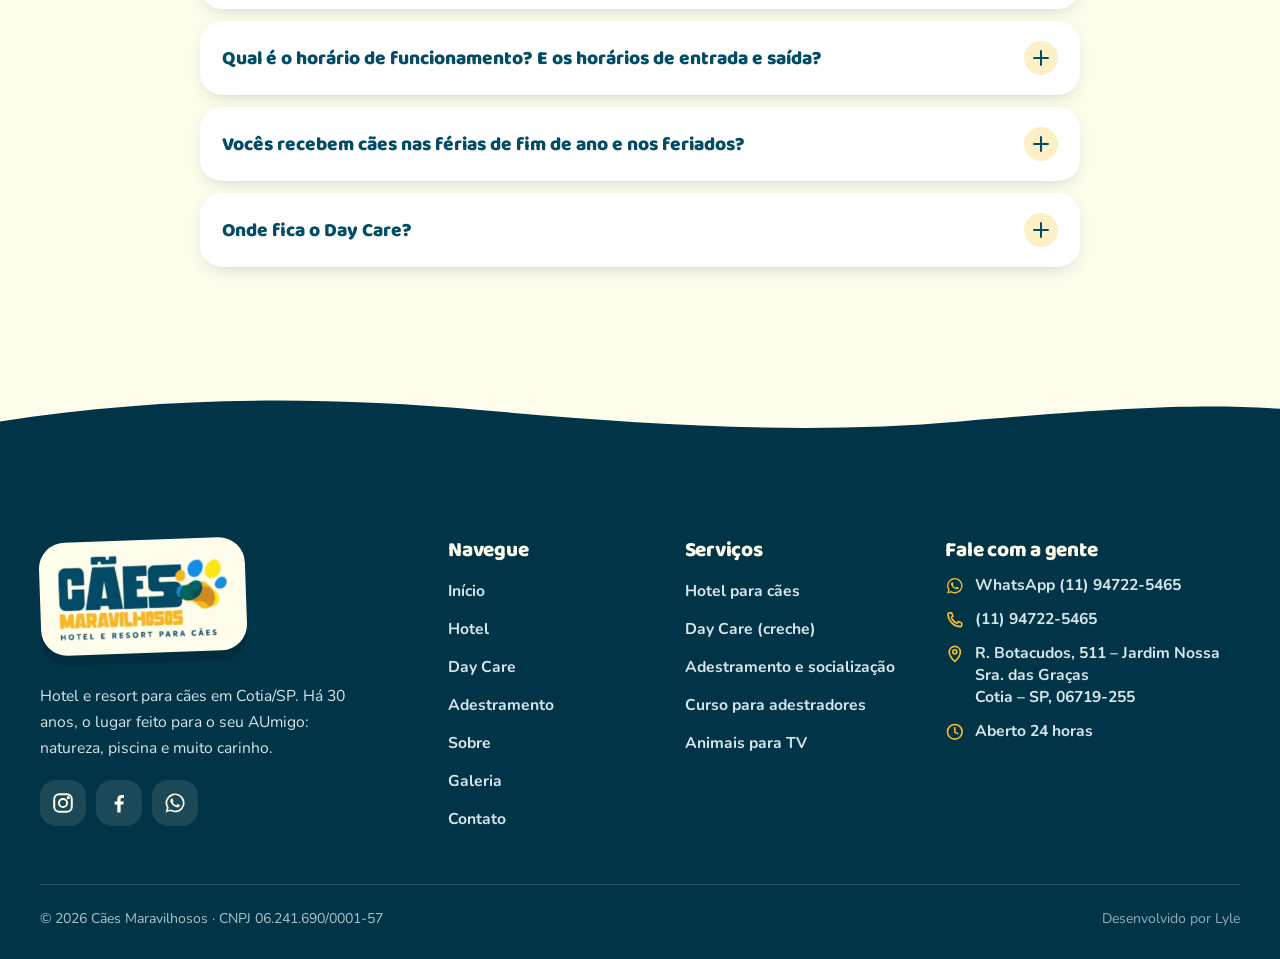
<file: contato.html>
<!doctype html>
<html lang="pt-BR">
<head>
<meta charset="utf-8">
<meta name="viewport" content="width=device-width, initial-scale=1">
<title>Contato e Orçamento | Cães Maravilhosos – Hotel para Cães em Cotia</title>
<meta name="description" content="Fale com o Cães Maravilhosos pelo WhatsApp (11) 94722-5465. R. Botacudos, 511 – Cotia/SP. Aberto 24h. Peça orçamento de hospedagem, Day Care ou adestramento.">
<meta name="robots" content="index, follow, max-image-preview:large">
<link rel="canonical" href="https://lyleproject.github.io/caes-maravilhosos/contato.html">
<meta name="theme-color" content="#FEFDEB">
<meta property="og:type" content="website">
<meta property="og:locale" content="pt_BR">
<meta property="og:site_name" content="Cães Maravilhosos – Hotel e Resort para Cães">
<meta property="og:title" content="Contato e Orçamento | Cães Maravilhosos – Hotel para Cães em Cotia">
<meta property="og:description" content="Fale com o Cães Maravilhosos pelo WhatsApp (11) 94722-5465. R. Botacudos, 511 – Cotia/SP. Aberto 24h. Peça orçamento de hospedagem, Day Care ou adestramento.">
<meta property="og:url" content="https://lyleproject.github.io/caes-maravilhosos/contato.html">
<meta property="og:image" content="https://lyleproject.github.io/caes-maravilhosos/assets/img/og-caes-maravilhosos.jpg">
<meta property="og:image:width" content="1200">
<meta property="og:image:height" content="630">
<meta property="og:image:alt" content="Cães brincando no gramado do Cães Maravilhosos, com o logo do hotel">
<meta name="twitter:card" content="summary_large_image">
<meta name="twitter:title" content="Contato e Orçamento | Cães Maravilhosos – Hotel para Cães em Cotia">
<meta name="twitter:description" content="Fale com o Cães Maravilhosos pelo WhatsApp (11) 94722-5465. R. Botacudos, 511 – Cotia/SP. Aberto 24h. Peça orçamento de hospedagem, Day Care ou adestramento.">
<meta name="twitter:image" content="https://lyleproject.github.io/caes-maravilhosos/assets/img/og-caes-maravilhosos.jpg">
<link rel="icon" href="favicon.ico" sizes="48x48">
<link rel="icon" href="assets/img/favicon.svg" type="image/svg+xml">
<link rel="apple-touch-icon" href="assets/img/apple-touch-icon.png">
<link rel="preload" href="assets/fonts/baloo-2.woff2" as="font" type="font/woff2" crossorigin>
<link rel="preload" href="assets/fonts/nunito.woff2" as="font" type="font/woff2" crossorigin>
<link rel="stylesheet" href="assets/css/style.css?v=20261123">
<script>document.documentElement.classList.add("js")</script>
<script src="assets/js/main.js?v=20261123" defer></script>
<script type="application/ld+json">{"@context":"https://schema.org","@type":"LocalBusiness","@id":"https://lyleproject.github.io/caes-maravilhosos/#negocio","name":"Cães Maravilhosos – Hotel e Resort para Cães","alternateName":["Cães Maravilhosos","Hotel e Day Care Cães Maravilhosos"],"legalName":"CAES MARAVILHOSOS SERVICOS LTDA","description":"Hotel e resort para cães em Cotia/SP, com cerca de 5.000 m² de área verde, piscina e lareira. Hospedagem, Day Care (creche), adestramento e socialização.","url":"https://lyleproject.github.io/caes-maravilhosos/","logo":"https://lyleproject.github.io/caes-maravilhosos/assets/img/logo-caes-maravilhosos.png","image":["https://lyleproject.github.io/caes-maravilhosos/assets/img/og-caes-maravilhosos.jpg","https://lyleproject.github.io/caes-maravilhosos/assets/img/hotel-casa-gramado-caes-1600.jpg"],"telephone":"+55 11 94722-5465","address":{"@type":"PostalAddress","streetAddress":"R. Botacudos, 511 - Jardim Nossa Sra. das Graças","addressLocality":"Cotia","addressRegion":"SP","postalCode":"06719-255","addressCountry":"BR"},"geo":{"@type":"GeoCoordinates","latitude":-23.6268215,"longitude":-46.9290428},"hasMap":"https://www.google.com/maps/place/C%C3%A3es+Maravilhosos/@-23.6268215,-46.9290428,17z","openingHoursSpecification":[{"@type":"OpeningHoursSpecification","dayOfWeek":["Monday","Tuesday","Wednesday","Thursday","Friday","Saturday","Sunday"],"opens":"00:00","closes":"23:59"}],"areaServed":[{"@type":"City","name":"Cotia"},{"@type":"Place","name":"Granja Viana"}],"sameAs":["https://www.instagram.com/caesmaravilhososoficial/","https://www.facebook.com/caesmaravilhosossp/"],"hasOfferCatalog":{"@type":"OfferCatalog","name":"Serviços para cães","itemListElement":[{"@type":"Offer","itemOffered":{"@type":"Service","name":"Hospedagem para cães (hotel)"}},{"@type":"Offer","itemOffered":{"@type":"Service","name":"Day Care (creche para cães)"}},{"@type":"Offer","itemOffered":{"@type":"Service","name":"Adestramento e socialização"}},{"@type":"Offer","itemOffered":{"@type":"Service","name":"Curso de formação para adestradores"}},{"@type":"Offer","itemOffered":{"@type":"Service","name":"Treinamento de animais para TV"}}]}}</script><script type="application/ld+json">{"@context":"https://schema.org","@type":"FAQPage","mainEntity":[{"@type":"Question","name":"Quanto custa a hospedagem?","acceptedAnswer":{"@type":"Answer","text":"Os valores variam conforme o serviço, o período e as necessidades do seu cão. Chame no WhatsApp para receber um orçamento com valores e disponibilidade."}},{"@type":"Question","name":"Quais vacinas e documentos são exigidos?","acceptedAnswer":{"@type":"Answer","text":"As exigências de saúde e vacinação são informadas no atendimento. Antes de reservar, confirme pelo WhatsApp a lista atualizada para a estadia do seu cão."}},{"@type":"Question","name":"Vocês administram medicação?","acceptedAnswer":{"@type":"Answer","text":"Sim. A equipe administra as medicações do seu cão conforme a sua orientação — e você pode receber fotos desse momento, como contam os próprios tutores nas avaliações."}},{"@type":"Question","name":"Vou receber notícias do meu cão durante a estadia?","acceptedAnswer":{"@type":"Answer","text":"Sim! Durante a estadia você recebe fotos e vídeos do seu cão brincando e se divertindo."}},{"@type":"Question","name":"Os cães ficam soltos?","acceptedAnswer":{"@type":"Answer","text":"Sim. Os cães ficam soltos e socializando em uma área verde de cerca de 5.000 m², num ambiente seguro, com carinho e atenção da equipe."}},{"@type":"Question","name":"Qual é o horário de funcionamento? E os horários de entrada e saída?","acceptedAnswer":{"@type":"Answer","text":"Estamos abertos 24 horas. Os horários de entrada e saída do seu cão são combinados no atendimento pelo WhatsApp."}},{"@type":"Question","name":"Vocês recebem cães nas férias de fim de ano e nos feriados?","acceptedAnswer":{"@type":"Answer","text":"Sim, a hospedagem funciona também nas férias de fim de ano e nos feriados. Consulte a disponibilidade das datas pelo WhatsApp."}},{"@type":"Question","name":"Onde fica o Day Care?","acceptedAnswer":{"@type":"Answer","text":"O Day Care funciona em um espaço exclusivo, diferente do hotel. Consulte o endereço, os planos e a disponibilidade pelo WhatsApp."}}]}</script><script type="application/ld+json">{"@context":"https://schema.org","@type":"BreadcrumbList","itemListElement":[{"@type":"ListItem","position":1,"name":"Início","item":"https://lyleproject.github.io/caes-maravilhosos/"},{"@type":"ListItem","position":2,"name":"Contato","item":"https://lyleproject.github.io/caes-maravilhosos/contato.html"}]}</script>
</head>
<body>
<svg width="0" height="0" style="position:absolute" aria-hidden="true" focusable="false"><defs><symbol id="i-paw" viewBox="0 0 24 24"><ellipse cx="5.4" cy="10.2" rx="2.2" ry="2.7"/><ellipse cx="9.4" cy="5.6" rx="2.3" ry="2.9"/><ellipse cx="14.6" cy="5.6" rx="2.3" ry="2.9"/><ellipse cx="18.6" cy="10.2" rx="2.2" ry="2.7"/><path d="M12 11.6c-2.6 0-6 3.6-6 6.3 0 1.7 1.3 2.7 2.9 2.7 1.3 0 2-.6 3.1-.6s1.8.6 3.1.6c1.6 0 2.9-1 2.9-2.7 0-2.7-3.4-6.3-6-6.3z"/></symbol><symbol id="i-star" viewBox="0 0 24 24"><path d="M12 2.6l2.9 5.9 6.4.9-4.7 4.5 1.1 6.4L12 17.3l-5.7 3 1.1-6.4-4.7-4.5 6.4-.9z"/></symbol><symbol id="i-sun" viewBox="0 0 24 24"><circle cx="12" cy="12" r="4.2"/><path d="M12 2.5v2.2M12 19.3v2.2M4.6 4.6l1.6 1.6M17.8 17.8l1.6 1.6M2.5 12h2.2M19.3 12h2.2M4.6 19.4l1.6-1.6M17.8 6.2l1.6-1.6"/></symbol><symbol id="i-pool" viewBox="0 0 24 24"><path d="M8 15.5V5.8a2.4 2.4 0 0 1 4.8 0M14 15.5V5.8a2.4 2.4 0 0 1 4.8 0M8 9h6M8 12.4h6"/><path d="M2.5 19.6c1.6 0 1.6-1.2 3.2-1.2s1.6 1.2 3.2 1.2 1.6-1.2 3.2-1.2 1.6 1.2 3.2 1.2 1.6-1.2 3.2-1.2 1.6 1.2 3.2 1.2"/></symbol><symbol id="i-fire" viewBox="0 0 24 24"><path d="M12 21.8c3.9 0 6.9-2.7 6.9-6.5 0-3.3-2.1-5.4-3.5-7.4-.4 1.8-1.3 3-2.6 3.6-.2-3.6-1.4-6.8-4.2-8.9.3 3.5-2 5.8-3.4 7.9-.8 1.2-1.2 2.8-1.2 4.8 0 3.8 3.1 6.5 8 6.5z"/><path d="M12 21.8c-1.7 0-3-1.2-3-2.9 0-1.9 1.6-2.9 2.3-4.6.9 1 3.7 2.6 3.7 4.6 0 1.7-1.3 2.9-3 2.9z"/></symbol><symbol id="i-heart" viewBox="0 0 24 24"><path d="M12 20.3s-8-4.6-8-10.5C4 7 6.1 5 8.6 5c1.6 0 2.7.8 3.4 1.9C12.7 5.8 13.8 5 15.4 5 17.9 5 20 7 20 9.8c0 5.9-8 10.5-8 10.5z"/></symbol><symbol id="i-camera" viewBox="0 0 24 24"><path d="M4 7.8h3.1l1.6-2.4h6.6l1.6 2.4H20a1 1 0 0 1 1 1V18a1 1 0 0 1-1 1H4a1 1 0 0 1-1-1V8.8a1 1 0 0 1 1-1z"/><circle cx="12" cy="13.2" r="3.4"/></symbol><symbol id="i-pill" viewBox="0 0 24 24"><path d="M10.6 20.4a4.9 4.9 0 0 1-7-7l6.2-6.2a4.9 4.9 0 0 1 7 7z"/><path d="M6.7 10.3l7 7"/><path d="M17.5 3.5l1 1.6M20.5 6.5l-1.6-1"/></symbol><symbol id="i-user" viewBox="0 0 24 24"><circle cx="12" cy="8" r="4"/><path d="M4.5 20.5c0-4.1 3.4-6.8 7.5-6.8s7.5 2.7 7.5 6.8"/></symbol><symbol id="i-shield" viewBox="0 0 24 24"><path d="M12 3l7.5 2.8v5.9c0 4.5-3.2 8.2-7.5 9.3-4.3-1.1-7.5-4.8-7.5-9.3V5.8z"/><path d="M8.7 12.2l2.3 2.3 4.4-4.7"/></symbol><symbol id="i-whatsapp" viewBox="0 0 24 24"><path d="M12.04 2.5a9.43 9.43 0 0 0-8.1 14.27L2.5 21.5l4.88-1.4A9.43 9.43 0 1 0 12.04 2.5zm0 17.2a7.8 7.8 0 0 1-3.98-1.09l-.29-.17-2.9.83.85-2.82-.19-.3a7.78 7.78 0 1 1 6.51 3.55zm4.27-5.82c-.23-.12-1.38-.68-1.6-.76-.21-.08-.37-.12-.53.12-.16.23-.6.76-.74.92-.14.16-.27.18-.5.06a6.4 6.4 0 0 1-1.88-1.16 7.05 7.05 0 0 1-1.3-1.62c-.14-.23 0-.36.1-.47.1-.1.23-.27.35-.41.12-.14.16-.23.23-.39.08-.16.04-.3-.02-.41-.06-.12-.53-1.27-.72-1.74-.19-.46-.38-.39-.53-.4h-.45a.86.86 0 0 0-.62.29 2.6 2.6 0 0 0-.82 1.94c0 1.14.84 2.25.95 2.4.12.16 1.64 2.5 3.97 3.5.56.24.99.38 1.33.49.56.18 1.07.15 1.47.09.45-.07 1.38-.56 1.57-1.11.2-.55.2-1.01.14-1.11-.06-.1-.21-.16-.44-.27z"/></symbol><symbol id="i-instagram" viewBox="0 0 24 24"><rect x="3.2" y="3.2" width="17.6" height="17.6" rx="5"/><circle cx="12" cy="12" r="4.1"/><circle cx="17.3" cy="6.7" r=".6" fill="currentColor"/></symbol><symbol id="i-facebook" viewBox="0 0 24 24"><path d="M13.6 21.5v-8h2.7l.4-3.1h-3.1V8.4c0-.9.3-1.5 1.6-1.5h1.7V4.1c-.3 0-1.3-.1-2.5-.1-2.4 0-4.1 1.5-4.1 4.2v2.2H7.6v3.1h2.7v8z"/></symbol><symbol id="i-phone" viewBox="0 0 24 24"><path d="M5.2 3.5h3l1.6 4.1-2 1.4a11.4 11.4 0 0 0 7.2 7.2l1.4-2 4.1 1.6v3a1.6 1.6 0 0 1-1.7 1.6C10.6 19.9 4.1 13.4 3.6 5.2a1.6 1.6 0 0 1 1.6-1.7z"/></symbol><symbol id="i-pin" viewBox="0 0 24 24"><path d="M12 21.3s-6.8-6-6.8-11.6a6.8 6.8 0 0 1 13.6 0c0 5.6-6.8 11.6-6.8 11.6z"/><circle cx="12" cy="9.6" r="2.5"/></symbol><symbol id="i-clock" viewBox="0 0 24 24"><circle cx="12" cy="12" r="9"/><path d="M12 7v5.2l3.4 2"/></symbol><symbol id="i-arrow" viewBox="0 0 24 24"><path d="M5 12h14M13 6l6 6-6 6"/></symbol><symbol id="i-arrow-up" viewBox="0 0 24 24"><path d="M7 17L17 7M8.5 7H17v8.5"/></symbol><symbol id="i-left" viewBox="0 0 24 24"><path d="M15 5l-7 7 7 7"/></symbol><symbol id="i-right" viewBox="0 0 24 24"><path d="M9 5l7 7-7 7"/></symbol><symbol id="i-close" viewBox="0 0 24 24"><path d="M6 6l12 12M18 6L6 18"/></symbol><symbol id="i-menu" viewBox="0 0 24 24"><path d="M4 7h16M4 12h16M4 17h11"/></symbol><symbol id="i-check" viewBox="0 0 24 24"><path d="M5 12.5l4.5 4.5L19 7.5"/></symbol><symbol id="i-plus" viewBox="0 0 24 24"><path d="M12 5v14M5 12h14"/></symbol><symbol id="i-zoom" viewBox="0 0 24 24"><circle cx="10.5" cy="10.5" r="6.5"/><path d="M15.5 15.5L20 20M10.5 7.8v5.4M7.8 10.5h5.4"/></symbol><symbol id="i-tree" viewBox="0 0 24 24"><path d="M12 21v-5.5"/><path d="M12 3c-3.2 0-5.5 2.6-5.5 5.4 0 .7.1 1.3.4 1.9A4 4 0 0 0 8 17.5h8a4 4 0 0 0 1.1-7.2c.3-.6.4-1.2.4-1.9C17.5 5.6 15.2 3 12 3z"/></symbol><symbol id="i-ball" viewBox="0 0 24 24"><circle cx="12" cy="12" r="9"/><path d="M5.6 5.6a9 9 0 0 1 0 12.8M18.4 5.6a9 9 0 0 0 0 12.8"/></symbol><symbol id="i-music" viewBox="0 0 24 24"><path d="M9 18V5.6l11-2.4v12.4"/><circle cx="6.5" cy="18" r="2.5"/><circle cx="17.5" cy="15.6" r="2.5"/></symbol><symbol id="i-palette" viewBox="0 0 24 24"><path d="M12 3a9 9 0 0 0 0 18c1.1 0 1.8-.8 1.8-1.8 0-.5-.2-.9-.5-1.2a1.8 1.8 0 0 1 1.3-3H17a4 4 0 0 0 4-4C21 6.6 17 3 12 3z"/><circle cx="7.6" cy="11.2" r="1.1" fill="currentColor"/><circle cx="10.2" cy="7.2" r="1.1" fill="currentColor"/><circle cx="15" cy="7.6" r="1.1" fill="currentColor"/></symbol><symbol id="i-screen" viewBox="0 0 24 24"><rect x="2.5" y="4" width="19" height="12.6" rx="2"/><path d="M8 20.5h8M12 16.6v3.9"/><path d="M10.2 8v4.8l4-2.4z"/></symbol><symbol id="i-cap" viewBox="0 0 24 24"><path d="M2 9.2L12 4.5l10 4.7-10 4.7z"/><path d="M6 11.2v4.6c0 1.5 2.7 3 6 3s6-1.5 6-3v-4.6M22 9.2v5.5"/></symbol><symbol id="i-clapper" viewBox="0 0 24 24"><path d="M3.5 10h17v9a1 1 0 0 1-1 1h-15a1 1 0 0 1-1-1z"/><path d="M3.5 10l-.7-3.2a1 1 0 0 1 .8-1.2L17.8 3l.9 3.7z"/><path d="M7.7 4.9l2.2 3.3M12.6 4l2.2 3.3"/></symbol><symbol id="i-award" viewBox="0 0 24 24"><circle cx="12" cy="9" r="6"/><path d="M8.6 13.9L7 21.5l5-2.6 5 2.6-1.6-7.6"/><path d="M12 6.3l.9 1.8 2 .3-1.5 1.4.4 2-1.8-1-1.8 1 .4-2-1.5-1.4 2-.3z"/></symbol><symbol id="i-smile" viewBox="0 0 24 24"><circle cx="12" cy="12" r="9"/><path d="M8.2 14.2c1 1.4 2.3 2.1 3.8 2.1s2.8-.7 3.8-2.1"/><path d="M9 9.6h.01M15 9.6h.01" stroke-width="3"/></symbol><symbol id="i-balance" viewBox="0 0 24 24"><path d="M12 4v16M7.5 20h9M5 7.5h14"/><path d="M5 7.5l-2.6 5.6a2.7 2.7 0 0 0 5.2 0zM19 7.5l-2.6 5.6a2.7 2.7 0 0 0 5.2 0z"/></symbol><symbol id="i-target" viewBox="0 0 24 24"><circle cx="12" cy="12" r="9"/><circle cx="12" cy="12" r="5"/><circle cx="12" cy="12" r="1.3" fill="currentColor"/></symbol><symbol id="i-calendar" viewBox="0 0 24 24"><rect x="3.5" y="5" width="17" height="15.5" rx="2.2"/><path d="M3.5 10h17M8 3v4M16 3v4"/></symbol><symbol id="i-home" viewBox="0 0 24 24"><path d="M3.5 11L12 4l8.5 7"/><path d="M5.5 9.5V20h13V9.5"/><path d="M10 20v-5h4v5"/></symbol><symbol id="i-lock" viewBox="0 0 24 24"><rect x="4.5" y="10.5" width="15" height="10" rx="2.2"/><path d="M8 10.5V7.8a4 4 0 0 1 8 0v2.7"/></symbol><symbol id="i-quote" viewBox="0 0 24 24"><path d="M4 18.5v-5.2C4 8.6 6.4 5.6 10.6 4.5l.8 1.9C9 7.3 7.8 9 7.7 11.2H11v7.3zm9 0v-5.2c0-4.7 2.4-7.7 6.6-8.8l.8 1.9c-2.4.9-3.6 2.6-3.7 4.8H20v7.3z"/></symbol></defs></svg>
<a class="skip-link" href="#conteudo">Pular para o conteúdo</a>
<header class="site-header">
  <div class="container header-inner">
    <a class="brand" href="index.html"><img src="assets/img/logo-caes-maravilhosos.png" width="440" height="221" alt="Cães Maravilhosos – Hotel e Resort para Cães (página inicial)"></a>
    <button class="nav-toggle" type="button" aria-expanded="false" aria-controls="menu-principal" aria-label="Abrir menu"><svg class="icon icon-open" aria-hidden="true" focusable="false"><use href="#i-menu"></use></svg><svg class="icon icon-close" aria-hidden="true" focusable="false"><use href="#i-close"></use></svg></button>
    <nav class="nav" id="menu-principal" aria-label="Menu principal">
      <ul class="nav-list">
        <li><a class="nav-link" href="index.html">Início</a></li><li><a class="nav-link" href="hospedagem.html">Hotel</a></li><li><a class="nav-link" href="daycare.html">Day Care</a></li><li><a class="nav-link" href="adestramento.html">Adestramento</a></li><li><a class="nav-link" href="sobre.html">Sobre</a></li><li><a class="nav-link" href="galeria.html">Galeria</a></li><li><a class="nav-link" href="contato.html" aria-current="page">Contato</a></li>
      </ul>
      <div class="nav-extra">
        <a class="btn" href="https://wa.me/5511947225465?text=Ol%C3%A1%21%20Vi%20o%20site%20e%20quero%20falar%20com%20voc%C3%AAs." target="_blank" rel="noopener"><svg class="icon icon--fill" aria-hidden="true" focusable="false"><use href="#i-whatsapp"></use></svg> Reservar pelo WhatsApp</a>
        <p><svg class="icon" aria-hidden="true" focusable="false"><use href="#i-clock"></use></svg> Aberto 24 horas · (11) 94722-5465</p>
      </div>
    </nav>
    <a class="btn btn--sm header-cta" href="https://wa.me/5511947225465?text=Ol%C3%A1%21%20Vi%20o%20site%20e%20quero%20falar%20com%20voc%C3%AAs." target="_blank" rel="noopener"><svg class="icon icon--fill" aria-hidden="true" focusable="false"><use href="#i-whatsapp"></use></svg> Reservar</a>
  </div>
</header>
<main id="conteudo">
<section class="page-hero" aria-labelledby="page-title">
  <svg class="blob blend pb-bg" viewBox="-100 -100 200 200" aria-hidden="true" focusable="false"><path d="M40.9,-52.4C52.9,-45.6,62.3,-33.4,68.9,-18.6C75.5,-3.8,79.3,13.6,73.2,26.9C67.1,40.2,51.1,49.4,35.4,57.5C19.7,65.6,4.3,72.6,-12.3,73C-28.9,73.4,-46.7,67.2,-57.9,54.9C-69.1,42.6,-73.7,24.2,-74.3,6.3C-74.9,-11.6,-71.5,-29,-61.2,-39.8C-50.9,-50.6,-33.7,-54.8,-18.6,-60.4C-3.5,-66,9.5,-73.1,21.6,-70.3C33.7,-67.5,28.9,-59.2,40.9,-52.4Z"/></svg>
  <svg class="sparkle" style="--s:22px;right:8%;top:12%" viewBox="0 0 24 24" aria-hidden="true" focusable="false"><path fill="currentColor" d="M12 0C13 7 17 11 24 12 17 13 13 17 12 24 11 17 7 13 0 12 7 11 11 7 12 0Z"/></svg>
  <div class="container page-hero-grid page-hero-grid--solo">
    <div>
      <nav class="breadcrumb" aria-label="Você está em"><ol><li><a href="index.html">Início</a></li><li aria-current="page">Contato</li></ol></nav>
      <h1 id="page-title"><span class="h1-kicker"><svg class="icon" aria-hidden="true" focusable="false"><use href="#i-phone"></use></svg> Contato e orçamento</span><span class="h1-display">Vamos combinar as férias do <span class="mark">seu cão</span>?</span></h1>
      <p class="lead">Fale direto com a gente pelo WhatsApp, ligue ou monte seu pedido de orçamento aqui embaixo. Estamos abertos 24 horas.</p>
      <div class="btn-row"><a class="btn" href="https://wa.me/5511947225465?text=Ol%C3%A1%21%20Vi%20o%20site%20e%20quero%20falar%20com%20voc%C3%AAs." target="_blank" rel="noopener"><svg class="icon icon--fill" aria-hidden="true" focusable="false"><use href="#i-whatsapp"></use></svg> Chamar no WhatsApp</a><a class="btn btn--outline" href="tel:+5511947225465"><svg class="icon" aria-hidden="true" focusable="false"><use href="#i-phone"></use></svg> Ligar agora</a></div>
    </div>
    
  </div>
</section>

<section class="section" style="padding-top:clamp(10px,2vw,30px)" aria-label="Canais de contato e orçamento">
  <div class="container contact-grid">
    <div class="contact-cards">
      <a class="c-card c-card--wa reveal" href="https://wa.me/5511947225465?text=Ol%C3%A1%21%20Vi%20o%20site%20e%20quero%20falar%20com%20voc%C3%AAs." target="_blank" rel="noopener"><span class="icon-bubble"><svg class="icon icon--fill" aria-hidden="true" focusable="false"><use href="#i-whatsapp"></use></svg></span><span><strong>WhatsApp</strong><span>(11) 94722-5465 · toque para conversar</span></span><svg class="icon go" aria-hidden="true" focusable="false"><use href="#i-arrow-up"></use></svg></a>
      <a class="c-card reveal" href="tel:+5511947225465"><span class="icon-bubble"><svg class="icon" aria-hidden="true" focusable="false"><use href="#i-phone"></use></svg></span><span><strong>Telefone</strong><span>(11) 94722-5465</span></span></a>
      <a class="c-card reveal" href="https://www.google.com/maps/place/C%C3%A3es+Maravilhosos/@-23.6268215,-46.9290428,17z" target="_blank" rel="noopener"><span class="icon-bubble icon-bubble--green"><svg class="icon" aria-hidden="true" focusable="false"><use href="#i-pin"></use></svg></span><span><strong>Endereço</strong><span>R. Botacudos, 511 – Jardim Nossa Sra. das Graças<br>Cotia – SP, 06719-255</span></span></a>
      <div class="c-card reveal"><span class="icon-bubble icon-bubble--sun"><svg class="icon" aria-hidden="true" focusable="false"><use href="#i-clock"></use></svg></span><span><strong>Horário</strong><span>Aberto 24 horas</span></span></div>
      <div class="social-row">
        <a class="c-card reveal" href="https://www.instagram.com/caesmaravilhososoficial/" target="_blank" rel="noopener"><span class="icon-bubble icon-bubble--blue"><svg class="icon" aria-hidden="true" focusable="false"><use href="#i-instagram"></use></svg></span><span><strong>Instagram</strong><span>@caesmaravilhososoficial</span></span></a>
        <a class="c-card reveal" href="https://www.facebook.com/caesmaravilhosossp/" target="_blank" rel="noopener"><span class="icon-bubble icon-bubble--blue"><svg class="icon icon--fill" aria-hidden="true" focusable="false"><use href="#i-facebook"></use></svg></span><span><strong>Facebook</strong><span>/caesmaravilhosossp</span></span></a>
      </div>
    </div>

    <form class="quote-form reveal" id="form-orcamento" novalidate aria-labelledby="orc-title">
      <h2 id="orc-title">Pedir orçamento</h2>
      <p class="form-intro">Preencha os dados e a mensagem já sai pronta no seu WhatsApp. É só enviar.</p>
      <div class="form-grid">
        <div class="field">
          <label for="f-nome">Seu nome <span class="req" aria-hidden="true">*</span></label>
          <input id="f-nome" name="nome" type="text" autocomplete="name" required>
        </div>
        <div class="field">
          <label for="f-pet">Nome do pet <span class="req" aria-hidden="true">*</span></label>
          <input id="f-pet" name="pet" type="text" required>
        </div>
        <div class="field">
          <label for="f-porte">Porte <span class="req" aria-hidden="true">*</span></label>
          <select id="f-porte" name="porte" required>
            <option value="">Selecione</option>
            <option>Pequeno</option>
            <option>Médio</option>
            <option>Grande</option>
            <option>Gigante</option>
          </select>
        </div>
        <div class="field">
          <label for="f-servico">Serviço <span class="req" aria-hidden="true">*</span></label>
          <select id="f-servico" name="servico" required>
            <option value="">Selecione</option>
            <option>Hospedagem (hotel)</option>
            <option>Day Care (creche)</option>
            <option>Adestramento e socialização</option>
            <option>Curso de formação para adestradores</option>
            <option>Treinamento de animais para TV</option>
          </select>
        </div>
        <fieldset class="dates field--full">
          <legend>Datas <span class="hint">(opcional)</span></legend>
          <div class="field"><label for="f-de">De</label><input id="f-de" name="data_inicio" type="date"></div>
          <div class="field"><label for="f-ate">Até</label><input id="f-ate" name="data_fim" type="date" aria-describedby="erro-datas"></div>
          <p class="field-error field--full" id="erro-datas" aria-live="polite" style="grid-column:1/-1;margin:0"></p>
        </fieldset>
        <div class="field field--full">
          <label for="f-obs">Observações <span class="hint">(opcional)</span></label>
          <textarea id="f-obs" name="obs" rows="3" placeholder="Idade, raça, medicações, dúvidas…"></textarea>
        </div>
      </div>
      <div class="form-actions">
        <button class="btn" type="submit"><svg class="icon icon--fill" aria-hidden="true" focusable="false"><use href="#i-whatsapp"></use></svg> Enviar pelo WhatsApp</button>
        <p class="form-note"><svg class="icon" aria-hidden="true" focusable="false"><use href="#i-lock"></use></svg><span>Nada fica salvo neste site: os dados vão só na mensagem que você mesmo envia pelo WhatsApp. Campos com <span class="req">*</span> são obrigatórios.</span></p>
      </div>
    </form>
  </div>
</section>

<section class="section section--cream2" aria-labelledby="mapa-title">
  <svg class="wave wave--top" viewBox="0 0 1440 80" preserveAspectRatio="none" aria-hidden="true" focusable="false"><path d="M0,48 C180,8 360,8 540,30 C720,52 900,70 1080,48 C1260,26 1350,20 1440,28 L1440,80 L0,80 Z"/></svg>
  <div class="container">
    <div class="map-meta reveal">
      <div>
        <p class="eyebrow"><svg class="icon" aria-hidden="true" focusable="false"><use href="#i-pin"></use></svg> Como chegar</p>
        <h2 id="mapa-title" style="margin-bottom:.2em">Estamos em Cotia/SP</h2>
        <address>R. Botacudos, 511 – Jardim Nossa Sra. das Graças · Cotia – SP, 06719-255</address>
      </div>
      <a class="btn btn--petrol" href="https://www.google.com/maps/dir/?api=1&destination=-23.6268215,-46.9290428" target="_blank" rel="noopener"><svg class="icon" aria-hidden="true" focusable="false"><use href="#i-pin"></use></svg> Traçar rota</a>
    </div>
    <div class="map-wrap reveal">
      <a class="map-fallback" href="https://www.google.com/maps/place/C%C3%A3es+Maravilhosos/@-23.6268215,-46.9290428,17z" target="_blank" rel="noopener" tabindex="-1"><svg class="icon" aria-hidden="true" focusable="false"><use href="#i-pin"></use></svg>Abrir no Google Maps</a>
      <iframe title="Mapa com a localização do Cães Maravilhosos em Cotia/SP" src="https://www.google.com/maps?q=-23.6268215,-46.9290428&amp;z=16&amp;output=embed" loading="lazy" referrerpolicy="no-referrer-when-downgrade" allowfullscreen></iframe>
    </div>
  </div>
</section>

<section class="section" aria-labelledby="faq-title">
  <div class="container">
    <div class="section-head section-head--center reveal">
      <p class="eyebrow"><svg class="icon icon--fill" aria-hidden="true" focusable="false"><use href="#i-paw"></use></svg> Perguntas frequentes</p>
      <h2 id="faq-title">Ficou com alguma <span class="mark">dúvida</span>?</h2>
      <p class="lead">Se a sua pergunta não estiver aqui, é só chamar no WhatsApp.</p>
    </div>
    <div class="faq"><details class="reveal"><summary>Quanto custa a hospedagem?<span class="plus" aria-hidden="true"><svg class="icon" aria-hidden="true" focusable="false"><use href="#i-plus"></use></svg></span></summary><div class="answer"><p>Os valores variam conforme o serviço, o período e as necessidades do seu cão. Chame no WhatsApp para receber um orçamento com valores e disponibilidade.</p></div></details><details class="reveal"><summary>Quais vacinas e documentos são exigidos?<span class="plus" aria-hidden="true"><svg class="icon" aria-hidden="true" focusable="false"><use href="#i-plus"></use></svg></span></summary><div class="answer"><p>As exigências de saúde e vacinação são informadas no atendimento. Antes de reservar, confirme pelo WhatsApp a lista atualizada para a estadia do seu cão.</p></div></details><details class="reveal"><summary>Vocês administram medicação?<span class="plus" aria-hidden="true"><svg class="icon" aria-hidden="true" focusable="false"><use href="#i-plus"></use></svg></span></summary><div class="answer"><p>Sim. A equipe administra as medicações do seu cão conforme a sua orientação — e você pode receber fotos desse momento, como contam os próprios tutores nas avaliações.</p></div></details><details class="reveal"><summary>Vou receber notícias do meu cão durante a estadia?<span class="plus" aria-hidden="true"><svg class="icon" aria-hidden="true" focusable="false"><use href="#i-plus"></use></svg></span></summary><div class="answer"><p>Sim! Durante a estadia você recebe fotos e vídeos do seu cão brincando e se divertindo.</p></div></details><details class="reveal"><summary>Os cães ficam soltos?<span class="plus" aria-hidden="true"><svg class="icon" aria-hidden="true" focusable="false"><use href="#i-plus"></use></svg></span></summary><div class="answer"><p>Sim. Os cães ficam soltos e socializando em uma área verde de cerca de 5.000 m², num ambiente seguro, com carinho e atenção da equipe.</p></div></details><details class="reveal"><summary>Qual é o horário de funcionamento? E os horários de entrada e saída?<span class="plus" aria-hidden="true"><svg class="icon" aria-hidden="true" focusable="false"><use href="#i-plus"></use></svg></span></summary><div class="answer"><p>Estamos abertos 24 horas. Os horários de entrada e saída do seu cão são combinados no atendimento pelo WhatsApp.</p></div></details><details class="reveal"><summary>Vocês recebem cães nas férias de fim de ano e nos feriados?<span class="plus" aria-hidden="true"><svg class="icon" aria-hidden="true" focusable="false"><use href="#i-plus"></use></svg></span></summary><div class="answer"><p>Sim, a hospedagem funciona também nas férias de fim de ano e nos feriados. Consulte a disponibilidade das datas pelo WhatsApp.</p></div></details><details class="reveal"><summary>Onde fica o Day Care?<span class="plus" aria-hidden="true"><svg class="icon" aria-hidden="true" focusable="false"><use href="#i-plus"></use></svg></span></summary><div class="answer"><p>O Day Care funciona em um espaço exclusivo, diferente do hotel. Consulte o endereço, os planos e a disponibilidade pelo WhatsApp.</p></div></details></div>
  </div>
</section>
</main>
<footer class="site-footer">
  <svg class="wave wave--top" viewBox="0 0 1440 80" preserveAspectRatio="none" aria-hidden="true" focusable="false"><path d="M0,48 C180,8 360,8 540,30 C720,52 900,70 1080,48 C1260,26 1350,20 1440,28 L1440,80 L0,80 Z"/></svg>
  <div class="container">
    <div class="footer-grid">
      <div class="footer-brand">
        <a class="logo-chip" href="index.html"><img src="assets/img/logo-caes-maravilhosos.png" width="440" height="221" alt="Cães Maravilhosos – Hotel e Resort para Cães" loading="lazy"></a>
        <p>Hotel e resort para cães em Cotia/SP. Há 30 anos, o lugar feito para o seu AUmigo: natureza, piscina e muito carinho.</p>
        <div class="socials">
          <a href="https://www.instagram.com/caesmaravilhososoficial/" target="_blank" rel="noopener" aria-label="Instagram @caesmaravilhososoficial"><svg class="icon" aria-hidden="true" focusable="false"><use href="#i-instagram"></use></svg></a>
          <a href="https://www.facebook.com/caesmaravilhosossp/" target="_blank" rel="noopener" aria-label="Facebook Cães Maravilhosos"><svg class="icon icon--fill" aria-hidden="true" focusable="false"><use href="#i-facebook"></use></svg></a>
          <a href="https://wa.me/5511947225465?text=Ol%C3%A1%21%20Vi%20o%20site%20e%20quero%20falar%20com%20voc%C3%AAs." target="_blank" rel="noopener" aria-label="WhatsApp (11) 94722-5465"><svg class="icon icon--fill" aria-hidden="true" focusable="false"><use href="#i-whatsapp"></use></svg></a>
        </div>
      </div>
      <nav aria-label="Rodapé: páginas">
        <h2 class="footer-title">Navegue</h2>
        <ul class="footer-links">
          <li><a href="index.html">Início</a></li><li><a href="hospedagem.html">Hotel</a></li><li><a href="daycare.html">Day Care</a></li><li><a href="adestramento.html">Adestramento</a></li><li><a href="sobre.html">Sobre</a></li><li><a href="galeria.html">Galeria</a></li><li><a href="contato.html">Contato</a></li>
        </ul>
      </nav>
      <nav aria-label="Rodapé: serviços">
        <h2 class="footer-title">Serviços</h2>
        <ul class="footer-links">
          <li><a href="hospedagem.html">Hotel para cães</a></li>
          <li><a href="daycare.html">Day Care (creche)</a></li>
          <li><a href="adestramento.html">Adestramento e socialização</a></li>
          <li><a href="adestramento.html#curso">Curso para adestradores</a></li>
          <li><a href="adestramento.html#tv">Animais para TV</a></li>
        </ul>
      </nav>
      <div>
        <h2 class="footer-title">Fale com a gente</h2>
        <address class="footer-contact">
          <a href="https://wa.me/5511947225465?text=Ol%C3%A1%21%20Vi%20o%20site%20e%20quero%20falar%20com%20voc%C3%AAs." target="_blank" rel="noopener"><svg class="icon icon--fill" aria-hidden="true" focusable="false"><use href="#i-whatsapp"></use></svg> WhatsApp (11) 94722-5465</a>
          <a href="tel:+5511947225465"><svg class="icon" aria-hidden="true" focusable="false"><use href="#i-phone"></use></svg> (11) 94722-5465</a>
          <a href="https://www.google.com/maps/place/C%C3%A3es+Maravilhosos/@-23.6268215,-46.9290428,17z" target="_blank" rel="noopener"><svg class="icon" aria-hidden="true" focusable="false"><use href="#i-pin"></use></svg> <span>R. Botacudos, 511 – Jardim Nossa Sra. das Graças<br>Cotia – SP, 06719-255</span></a>
          <span><svg class="icon" aria-hidden="true" focusable="false"><use href="#i-clock"></use></svg> Aberto 24 horas</span>
        </address>
      </div>
    </div>
    <div class="footer-bottom">
      <p>© 2026 Cães Maravilhosos · <span class="nowrap">CNPJ 06.241.690/0001-57</span></p>
      <p class="credit">Desenvolvido por Lyle</p>
    </div>
  </div>
</footer>
<a class="wa-float" href="https://wa.me/5511947225465?text=Ol%C3%A1%21%20Vi%20o%20site%20e%20quero%20falar%20com%20voc%C3%AAs." target="_blank" rel="noopener" aria-label="Conversar no WhatsApp">
  <span class="wa-label" aria-hidden="true">Fale com a gente</span>
  <span class="wa-icon"><svg class="icon icon--fill" aria-hidden="true" focusable="false"><use href="#i-whatsapp"></use></svg></span>
</a>
</body>
</html>
</file>
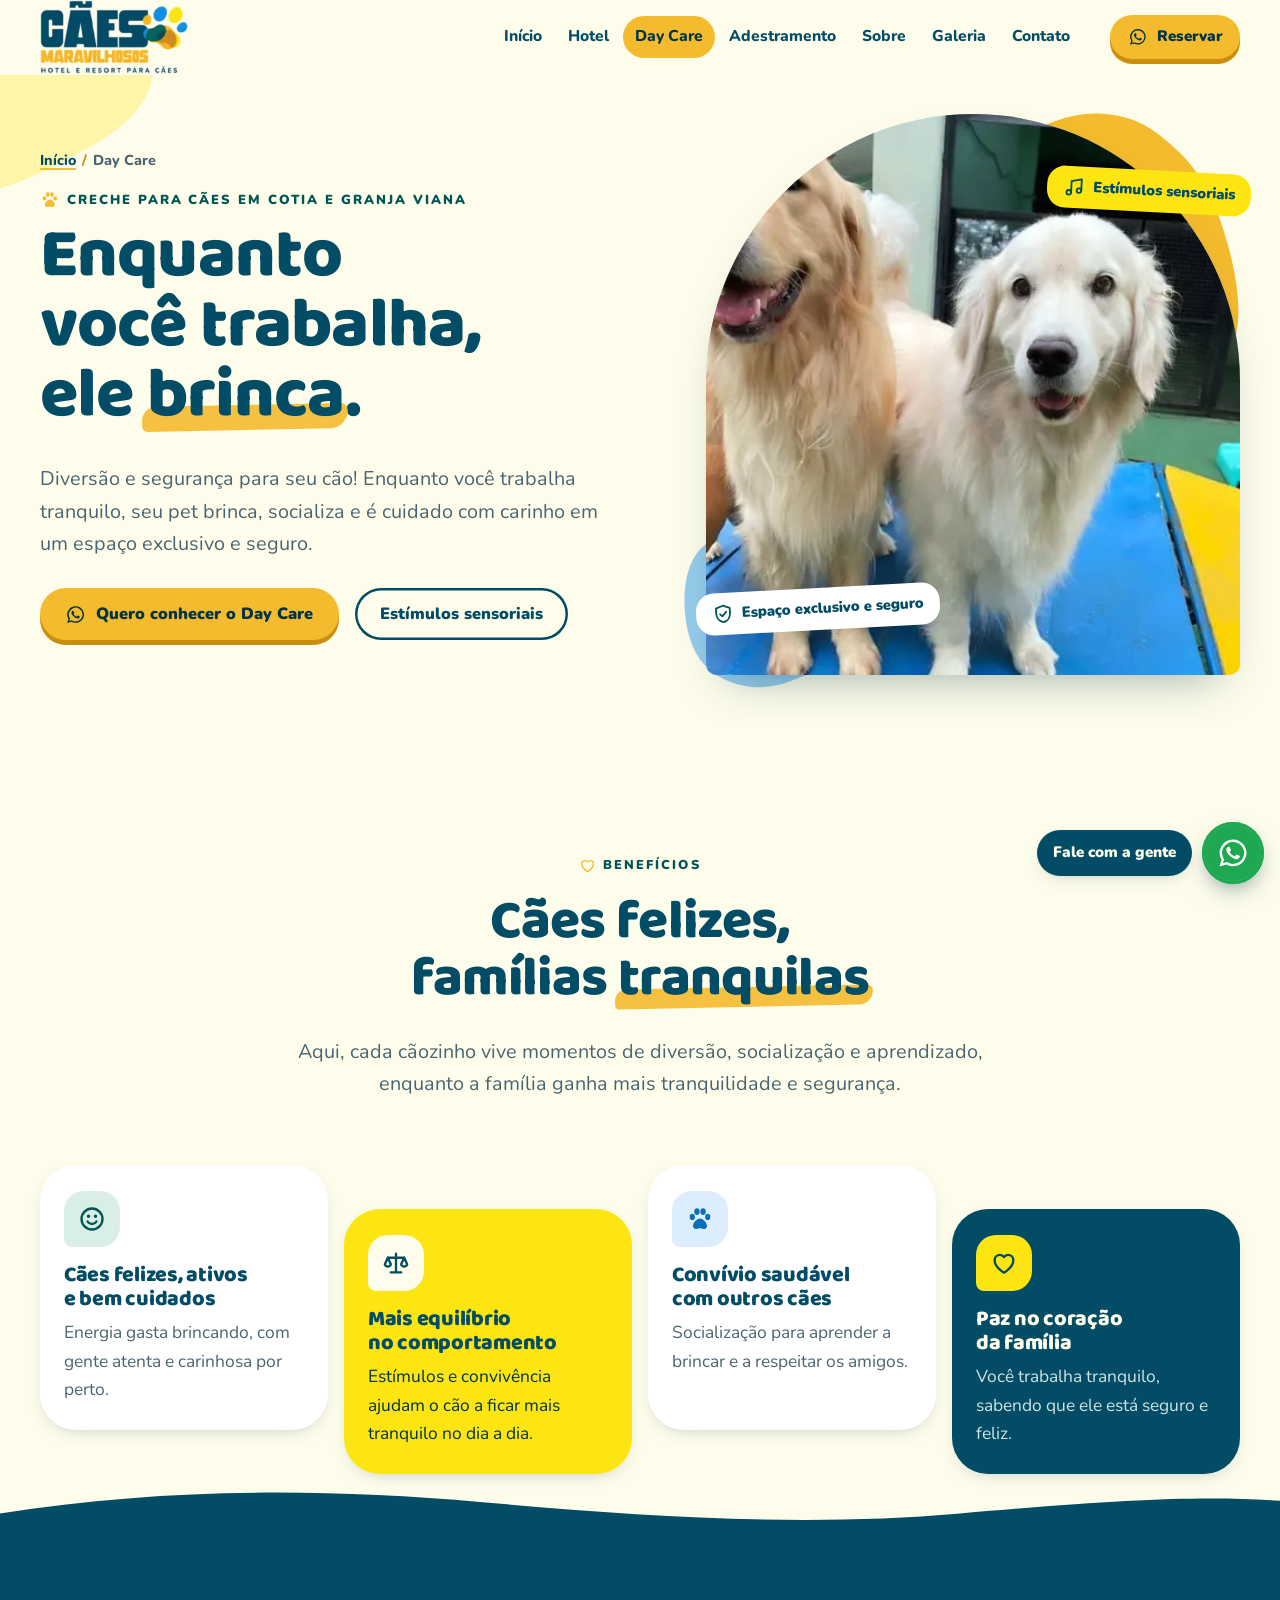
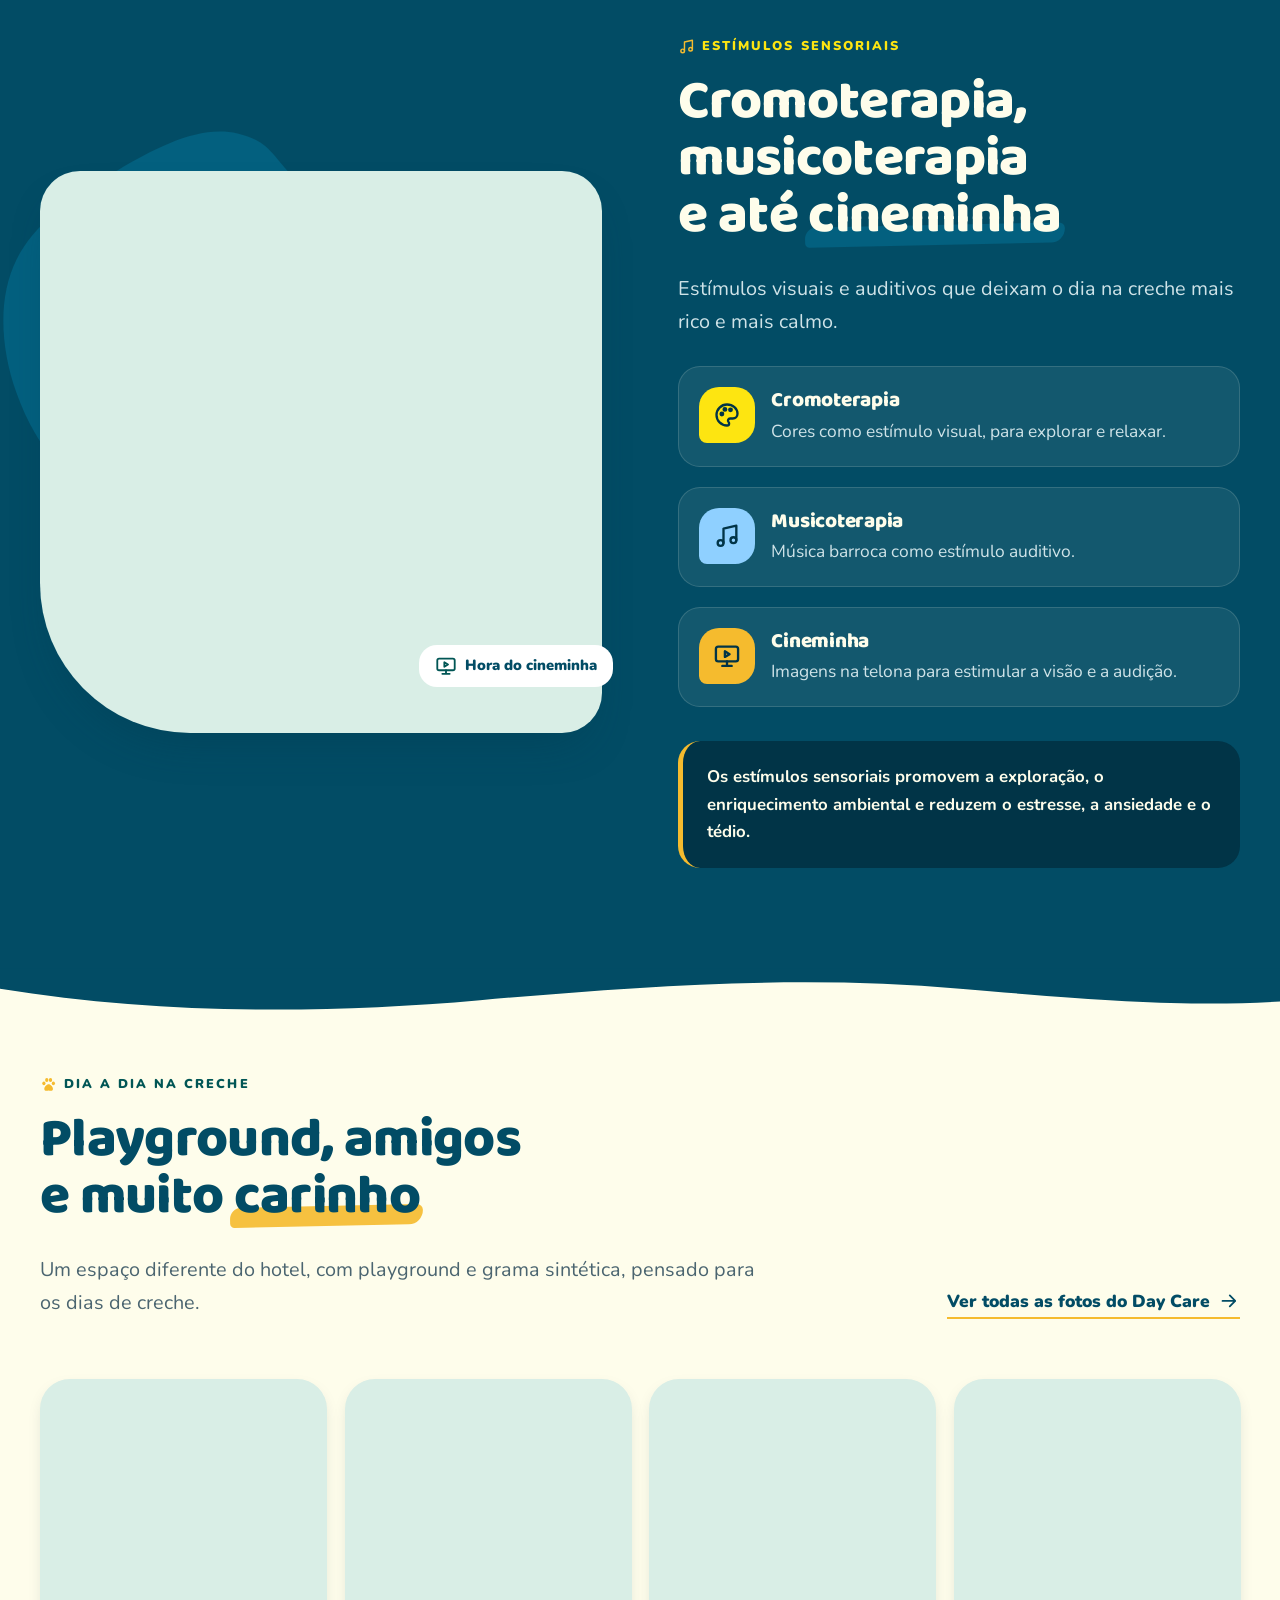
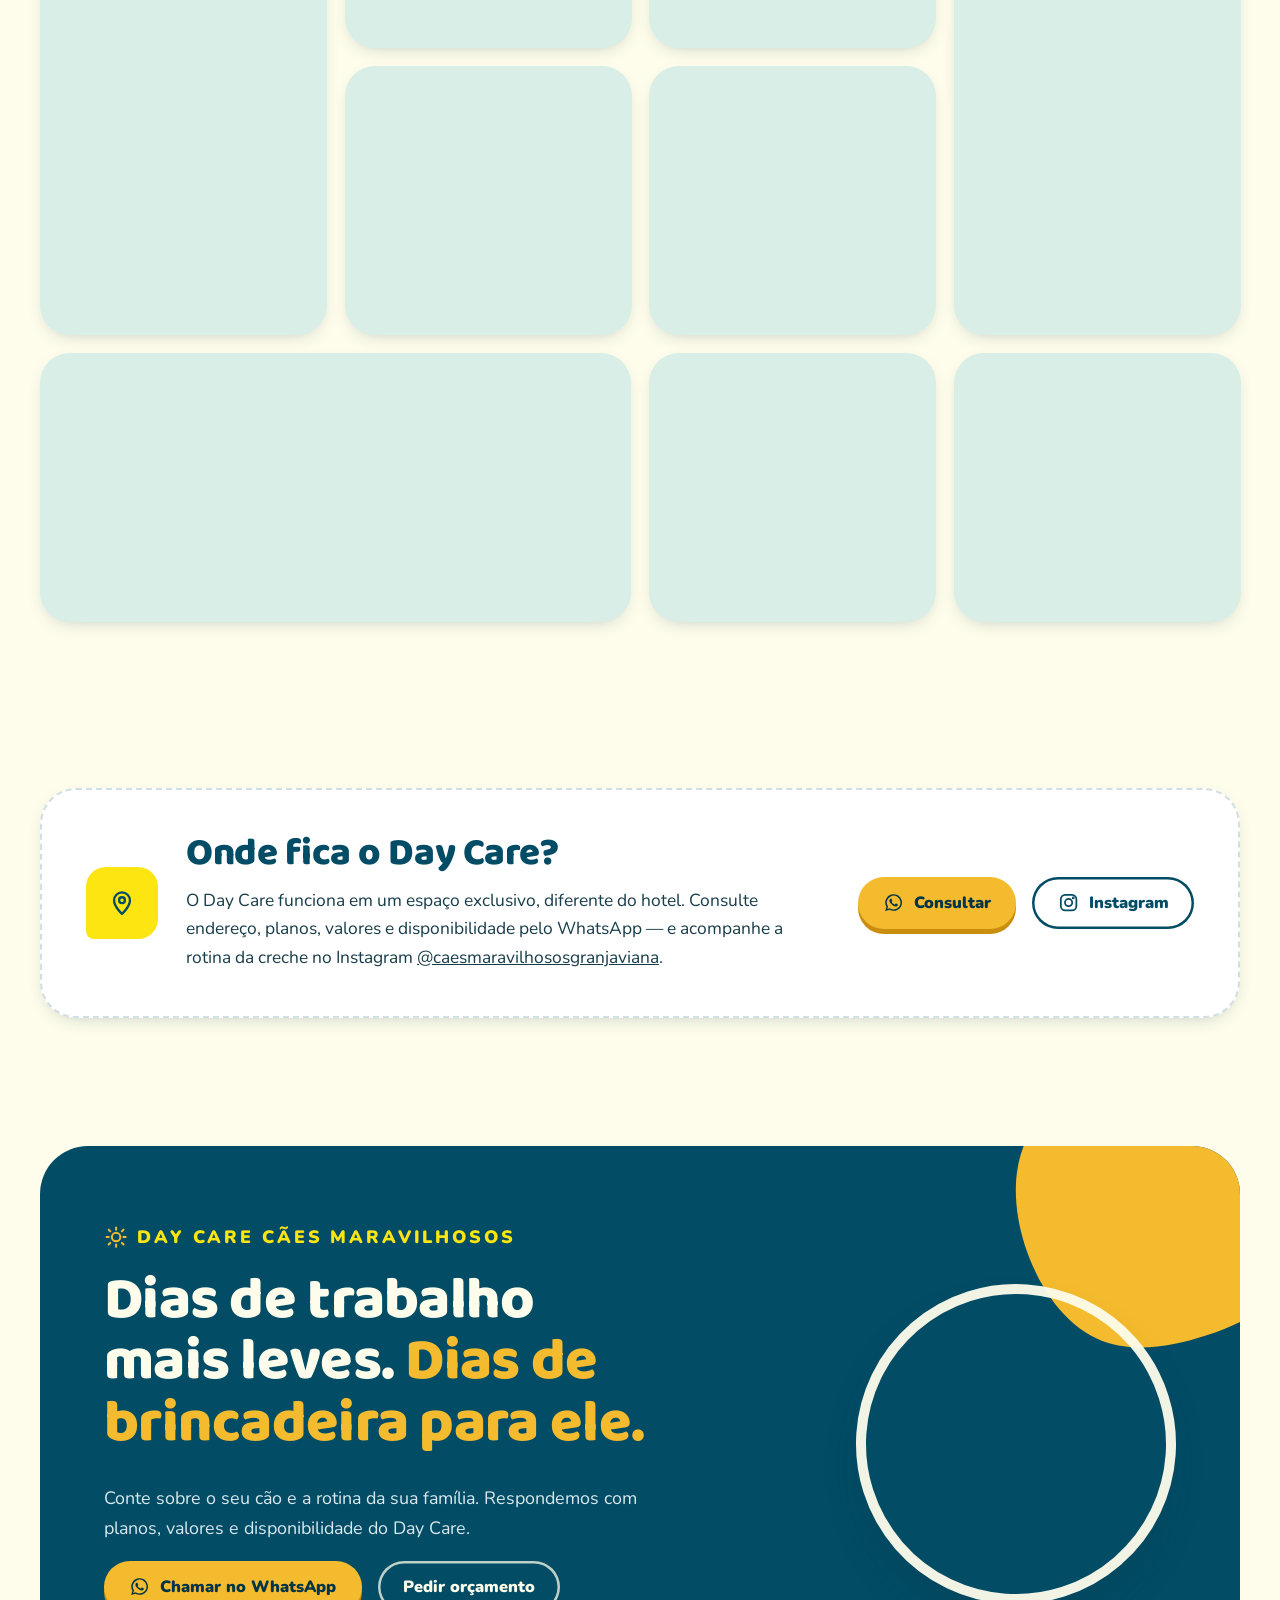
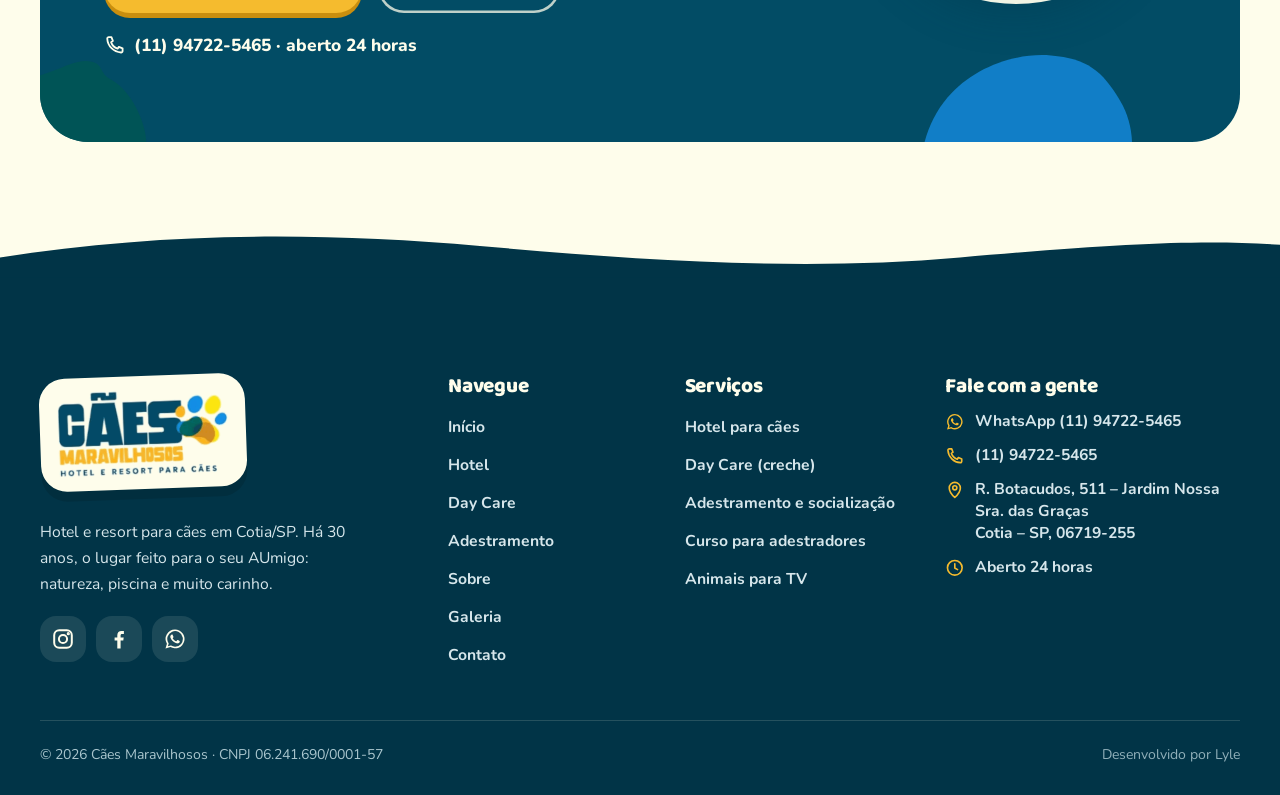
<file: daycare.html>
<!doctype html>
<html lang="pt-BR">
<head>
<meta charset="utf-8">
<meta name="viewport" content="width=device-width, initial-scale=1">
<title>Creche para Cães em Cotia e Granja Viana | Day Care Cães Maravilhosos</title>
<meta name="description" content="Day Care (creche para cães) na região de Cotia e Granja Viana: diversão, socialização e estímulos sensoriais como cromoterapia, musicoterapia e cineminha.">
<meta name="robots" content="index, follow, max-image-preview:large">
<link rel="canonical" href="https://lyleproject.github.io/caes-maravilhosos/daycare.html">
<meta name="theme-color" content="#FEFDEB">
<meta property="og:type" content="website">
<meta property="og:locale" content="pt_BR">
<meta property="og:site_name" content="Cães Maravilhosos – Hotel e Resort para Cães">
<meta property="og:title" content="Creche para Cães em Cotia e Granja Viana | Day Care Cães Maravilhosos">
<meta property="og:description" content="Day Care (creche para cães) na região de Cotia e Granja Viana: diversão, socialização e estímulos sensoriais como cromoterapia, musicoterapia e cineminha.">
<meta property="og:url" content="https://lyleproject.github.io/caes-maravilhosos/daycare.html">
<meta property="og:image" content="https://lyleproject.github.io/caes-maravilhosos/assets/img/og-caes-maravilhosos.jpg">
<meta property="og:image:width" content="1200">
<meta property="og:image:height" content="630">
<meta property="og:image:alt" content="Cães brincando no gramado do Cães Maravilhosos, com o logo do hotel">
<meta name="twitter:card" content="summary_large_image">
<meta name="twitter:title" content="Creche para Cães em Cotia e Granja Viana | Day Care Cães Maravilhosos">
<meta name="twitter:description" content="Day Care (creche para cães) na região de Cotia e Granja Viana: diversão, socialização e estímulos sensoriais como cromoterapia, musicoterapia e cineminha.">
<meta name="twitter:image" content="https://lyleproject.github.io/caes-maravilhosos/assets/img/og-caes-maravilhosos.jpg">
<link rel="icon" href="favicon.ico" sizes="48x48">
<link rel="icon" href="assets/img/favicon.svg" type="image/svg+xml">
<link rel="apple-touch-icon" href="assets/img/apple-touch-icon.png">
<link rel="preload" href="assets/fonts/baloo-2.woff2" as="font" type="font/woff2" crossorigin>
<link rel="preload" href="assets/fonts/nunito.woff2" as="font" type="font/woff2" crossorigin>
<link rel="preload" as="image" type="image/webp" imagesrcset="assets/img/retrato-dois-goldens-480.webp 480w, assets/img/retrato-dois-goldens-960.webp 960w, assets/img/retrato-dois-goldens-1440.webp 1440w" imagesizes="(min-width: 940px) 540px, (min-width: 560px) 520px, calc(100vw - 32px)" fetchpriority="high">
<link rel="stylesheet" href="assets/css/style.css?v=20261123">
<script>document.documentElement.classList.add("js")</script>
<script src="assets/js/main.js?v=20261123" defer></script>
<script type="application/ld+json">{"@context":"https://schema.org","@type":"LocalBusiness","@id":"https://lyleproject.github.io/caes-maravilhosos/#negocio","name":"Cães Maravilhosos – Hotel e Resort para Cães","alternateName":["Cães Maravilhosos","Hotel e Day Care Cães Maravilhosos"],"legalName":"CAES MARAVILHOSOS SERVICOS LTDA","description":"Hotel e resort para cães em Cotia/SP, com cerca de 5.000 m² de área verde, piscina e lareira. Hospedagem, Day Care (creche), adestramento e socialização.","url":"https://lyleproject.github.io/caes-maravilhosos/","logo":"https://lyleproject.github.io/caes-maravilhosos/assets/img/logo-caes-maravilhosos.png","image":["https://lyleproject.github.io/caes-maravilhosos/assets/img/og-caes-maravilhosos.jpg","https://lyleproject.github.io/caes-maravilhosos/assets/img/hotel-casa-gramado-caes-1600.jpg"],"telephone":"+55 11 94722-5465","address":{"@type":"PostalAddress","streetAddress":"R. Botacudos, 511 - Jardim Nossa Sra. das Graças","addressLocality":"Cotia","addressRegion":"SP","postalCode":"06719-255","addressCountry":"BR"},"geo":{"@type":"GeoCoordinates","latitude":-23.6268215,"longitude":-46.9290428},"hasMap":"https://www.google.com/maps/place/C%C3%A3es+Maravilhosos/@-23.6268215,-46.9290428,17z","openingHoursSpecification":[{"@type":"OpeningHoursSpecification","dayOfWeek":["Monday","Tuesday","Wednesday","Thursday","Friday","Saturday","Sunday"],"opens":"00:00","closes":"23:59"}],"areaServed":[{"@type":"City","name":"Cotia"},{"@type":"Place","name":"Granja Viana"}],"sameAs":["https://www.instagram.com/caesmaravilhososoficial/","https://www.facebook.com/caesmaravilhosossp/"],"hasOfferCatalog":{"@type":"OfferCatalog","name":"Serviços para cães","itemListElement":[{"@type":"Offer","itemOffered":{"@type":"Service","name":"Hospedagem para cães (hotel)"}},{"@type":"Offer","itemOffered":{"@type":"Service","name":"Day Care (creche para cães)"}},{"@type":"Offer","itemOffered":{"@type":"Service","name":"Adestramento e socialização"}},{"@type":"Offer","itemOffered":{"@type":"Service","name":"Curso de formação para adestradores"}},{"@type":"Offer","itemOffered":{"@type":"Service","name":"Treinamento de animais para TV"}}]}}</script><script type="application/ld+json">{"@context":"https://schema.org","@type":"BreadcrumbList","itemListElement":[{"@type":"ListItem","position":1,"name":"Início","item":"https://lyleproject.github.io/caes-maravilhosos/"},{"@type":"ListItem","position":2,"name":"Day Care","item":"https://lyleproject.github.io/caes-maravilhosos/daycare.html"}]}</script>
</head>
<body>
<svg width="0" height="0" style="position:absolute" aria-hidden="true" focusable="false"><defs><symbol id="i-paw" viewBox="0 0 24 24"><ellipse cx="5.4" cy="10.2" rx="2.2" ry="2.7"/><ellipse cx="9.4" cy="5.6" rx="2.3" ry="2.9"/><ellipse cx="14.6" cy="5.6" rx="2.3" ry="2.9"/><ellipse cx="18.6" cy="10.2" rx="2.2" ry="2.7"/><path d="M12 11.6c-2.6 0-6 3.6-6 6.3 0 1.7 1.3 2.7 2.9 2.7 1.3 0 2-.6 3.1-.6s1.8.6 3.1.6c1.6 0 2.9-1 2.9-2.7 0-2.7-3.4-6.3-6-6.3z"/></symbol><symbol id="i-star" viewBox="0 0 24 24"><path d="M12 2.6l2.9 5.9 6.4.9-4.7 4.5 1.1 6.4L12 17.3l-5.7 3 1.1-6.4-4.7-4.5 6.4-.9z"/></symbol><symbol id="i-sun" viewBox="0 0 24 24"><circle cx="12" cy="12" r="4.2"/><path d="M12 2.5v2.2M12 19.3v2.2M4.6 4.6l1.6 1.6M17.8 17.8l1.6 1.6M2.5 12h2.2M19.3 12h2.2M4.6 19.4l1.6-1.6M17.8 6.2l1.6-1.6"/></symbol><symbol id="i-pool" viewBox="0 0 24 24"><path d="M8 15.5V5.8a2.4 2.4 0 0 1 4.8 0M14 15.5V5.8a2.4 2.4 0 0 1 4.8 0M8 9h6M8 12.4h6"/><path d="M2.5 19.6c1.6 0 1.6-1.2 3.2-1.2s1.6 1.2 3.2 1.2 1.6-1.2 3.2-1.2 1.6 1.2 3.2 1.2 1.6-1.2 3.2-1.2 1.6 1.2 3.2 1.2"/></symbol><symbol id="i-fire" viewBox="0 0 24 24"><path d="M12 21.8c3.9 0 6.9-2.7 6.9-6.5 0-3.3-2.1-5.4-3.5-7.4-.4 1.8-1.3 3-2.6 3.6-.2-3.6-1.4-6.8-4.2-8.9.3 3.5-2 5.8-3.4 7.9-.8 1.2-1.2 2.8-1.2 4.8 0 3.8 3.1 6.5 8 6.5z"/><path d="M12 21.8c-1.7 0-3-1.2-3-2.9 0-1.9 1.6-2.9 2.3-4.6.9 1 3.7 2.6 3.7 4.6 0 1.7-1.3 2.9-3 2.9z"/></symbol><symbol id="i-heart" viewBox="0 0 24 24"><path d="M12 20.3s-8-4.6-8-10.5C4 7 6.1 5 8.6 5c1.6 0 2.7.8 3.4 1.9C12.7 5.8 13.8 5 15.4 5 17.9 5 20 7 20 9.8c0 5.9-8 10.5-8 10.5z"/></symbol><symbol id="i-camera" viewBox="0 0 24 24"><path d="M4 7.8h3.1l1.6-2.4h6.6l1.6 2.4H20a1 1 0 0 1 1 1V18a1 1 0 0 1-1 1H4a1 1 0 0 1-1-1V8.8a1 1 0 0 1 1-1z"/><circle cx="12" cy="13.2" r="3.4"/></symbol><symbol id="i-pill" viewBox="0 0 24 24"><path d="M10.6 20.4a4.9 4.9 0 0 1-7-7l6.2-6.2a4.9 4.9 0 0 1 7 7z"/><path d="M6.7 10.3l7 7"/><path d="M17.5 3.5l1 1.6M20.5 6.5l-1.6-1"/></symbol><symbol id="i-user" viewBox="0 0 24 24"><circle cx="12" cy="8" r="4"/><path d="M4.5 20.5c0-4.1 3.4-6.8 7.5-6.8s7.5 2.7 7.5 6.8"/></symbol><symbol id="i-shield" viewBox="0 0 24 24"><path d="M12 3l7.5 2.8v5.9c0 4.5-3.2 8.2-7.5 9.3-4.3-1.1-7.5-4.8-7.5-9.3V5.8z"/><path d="M8.7 12.2l2.3 2.3 4.4-4.7"/></symbol><symbol id="i-whatsapp" viewBox="0 0 24 24"><path d="M12.04 2.5a9.43 9.43 0 0 0-8.1 14.27L2.5 21.5l4.88-1.4A9.43 9.43 0 1 0 12.04 2.5zm0 17.2a7.8 7.8 0 0 1-3.98-1.09l-.29-.17-2.9.83.85-2.82-.19-.3a7.78 7.78 0 1 1 6.51 3.55zm4.27-5.82c-.23-.12-1.38-.68-1.6-.76-.21-.08-.37-.12-.53.12-.16.23-.6.76-.74.92-.14.16-.27.18-.5.06a6.4 6.4 0 0 1-1.88-1.16 7.05 7.05 0 0 1-1.3-1.62c-.14-.23 0-.36.1-.47.1-.1.23-.27.35-.41.12-.14.16-.23.23-.39.08-.16.04-.3-.02-.41-.06-.12-.53-1.27-.72-1.74-.19-.46-.38-.39-.53-.4h-.45a.86.86 0 0 0-.62.29 2.6 2.6 0 0 0-.82 1.94c0 1.14.84 2.25.95 2.4.12.16 1.64 2.5 3.97 3.5.56.24.99.38 1.33.49.56.18 1.07.15 1.47.09.45-.07 1.38-.56 1.57-1.11.2-.55.2-1.01.14-1.11-.06-.1-.21-.16-.44-.27z"/></symbol><symbol id="i-instagram" viewBox="0 0 24 24"><rect x="3.2" y="3.2" width="17.6" height="17.6" rx="5"/><circle cx="12" cy="12" r="4.1"/><circle cx="17.3" cy="6.7" r=".6" fill="currentColor"/></symbol><symbol id="i-facebook" viewBox="0 0 24 24"><path d="M13.6 21.5v-8h2.7l.4-3.1h-3.1V8.4c0-.9.3-1.5 1.6-1.5h1.7V4.1c-.3 0-1.3-.1-2.5-.1-2.4 0-4.1 1.5-4.1 4.2v2.2H7.6v3.1h2.7v8z"/></symbol><symbol id="i-phone" viewBox="0 0 24 24"><path d="M5.2 3.5h3l1.6 4.1-2 1.4a11.4 11.4 0 0 0 7.2 7.2l1.4-2 4.1 1.6v3a1.6 1.6 0 0 1-1.7 1.6C10.6 19.9 4.1 13.4 3.6 5.2a1.6 1.6 0 0 1 1.6-1.7z"/></symbol><symbol id="i-pin" viewBox="0 0 24 24"><path d="M12 21.3s-6.8-6-6.8-11.6a6.8 6.8 0 0 1 13.6 0c0 5.6-6.8 11.6-6.8 11.6z"/><circle cx="12" cy="9.6" r="2.5"/></symbol><symbol id="i-clock" viewBox="0 0 24 24"><circle cx="12" cy="12" r="9"/><path d="M12 7v5.2l3.4 2"/></symbol><symbol id="i-arrow" viewBox="0 0 24 24"><path d="M5 12h14M13 6l6 6-6 6"/></symbol><symbol id="i-arrow-up" viewBox="0 0 24 24"><path d="M7 17L17 7M8.5 7H17v8.5"/></symbol><symbol id="i-left" viewBox="0 0 24 24"><path d="M15 5l-7 7 7 7"/></symbol><symbol id="i-right" viewBox="0 0 24 24"><path d="M9 5l7 7-7 7"/></symbol><symbol id="i-close" viewBox="0 0 24 24"><path d="M6 6l12 12M18 6L6 18"/></symbol><symbol id="i-menu" viewBox="0 0 24 24"><path d="M4 7h16M4 12h16M4 17h11"/></symbol><symbol id="i-check" viewBox="0 0 24 24"><path d="M5 12.5l4.5 4.5L19 7.5"/></symbol><symbol id="i-plus" viewBox="0 0 24 24"><path d="M12 5v14M5 12h14"/></symbol><symbol id="i-zoom" viewBox="0 0 24 24"><circle cx="10.5" cy="10.5" r="6.5"/><path d="M15.5 15.5L20 20M10.5 7.8v5.4M7.8 10.5h5.4"/></symbol><symbol id="i-tree" viewBox="0 0 24 24"><path d="M12 21v-5.5"/><path d="M12 3c-3.2 0-5.5 2.6-5.5 5.4 0 .7.1 1.3.4 1.9A4 4 0 0 0 8 17.5h8a4 4 0 0 0 1.1-7.2c.3-.6.4-1.2.4-1.9C17.5 5.6 15.2 3 12 3z"/></symbol><symbol id="i-ball" viewBox="0 0 24 24"><circle cx="12" cy="12" r="9"/><path d="M5.6 5.6a9 9 0 0 1 0 12.8M18.4 5.6a9 9 0 0 0 0 12.8"/></symbol><symbol id="i-music" viewBox="0 0 24 24"><path d="M9 18V5.6l11-2.4v12.4"/><circle cx="6.5" cy="18" r="2.5"/><circle cx="17.5" cy="15.6" r="2.5"/></symbol><symbol id="i-palette" viewBox="0 0 24 24"><path d="M12 3a9 9 0 0 0 0 18c1.1 0 1.8-.8 1.8-1.8 0-.5-.2-.9-.5-1.2a1.8 1.8 0 0 1 1.3-3H17a4 4 0 0 0 4-4C21 6.6 17 3 12 3z"/><circle cx="7.6" cy="11.2" r="1.1" fill="currentColor"/><circle cx="10.2" cy="7.2" r="1.1" fill="currentColor"/><circle cx="15" cy="7.6" r="1.1" fill="currentColor"/></symbol><symbol id="i-screen" viewBox="0 0 24 24"><rect x="2.5" y="4" width="19" height="12.6" rx="2"/><path d="M8 20.5h8M12 16.6v3.9"/><path d="M10.2 8v4.8l4-2.4z"/></symbol><symbol id="i-cap" viewBox="0 0 24 24"><path d="M2 9.2L12 4.5l10 4.7-10 4.7z"/><path d="M6 11.2v4.6c0 1.5 2.7 3 6 3s6-1.5 6-3v-4.6M22 9.2v5.5"/></symbol><symbol id="i-clapper" viewBox="0 0 24 24"><path d="M3.5 10h17v9a1 1 0 0 1-1 1h-15a1 1 0 0 1-1-1z"/><path d="M3.5 10l-.7-3.2a1 1 0 0 1 .8-1.2L17.8 3l.9 3.7z"/><path d="M7.7 4.9l2.2 3.3M12.6 4l2.2 3.3"/></symbol><symbol id="i-award" viewBox="0 0 24 24"><circle cx="12" cy="9" r="6"/><path d="M8.6 13.9L7 21.5l5-2.6 5 2.6-1.6-7.6"/><path d="M12 6.3l.9 1.8 2 .3-1.5 1.4.4 2-1.8-1-1.8 1 .4-2-1.5-1.4 2-.3z"/></symbol><symbol id="i-smile" viewBox="0 0 24 24"><circle cx="12" cy="12" r="9"/><path d="M8.2 14.2c1 1.4 2.3 2.1 3.8 2.1s2.8-.7 3.8-2.1"/><path d="M9 9.6h.01M15 9.6h.01" stroke-width="3"/></symbol><symbol id="i-balance" viewBox="0 0 24 24"><path d="M12 4v16M7.5 20h9M5 7.5h14"/><path d="M5 7.5l-2.6 5.6a2.7 2.7 0 0 0 5.2 0zM19 7.5l-2.6 5.6a2.7 2.7 0 0 0 5.2 0z"/></symbol><symbol id="i-target" viewBox="0 0 24 24"><circle cx="12" cy="12" r="9"/><circle cx="12" cy="12" r="5"/><circle cx="12" cy="12" r="1.3" fill="currentColor"/></symbol><symbol id="i-calendar" viewBox="0 0 24 24"><rect x="3.5" y="5" width="17" height="15.5" rx="2.2"/><path d="M3.5 10h17M8 3v4M16 3v4"/></symbol><symbol id="i-home" viewBox="0 0 24 24"><path d="M3.5 11L12 4l8.5 7"/><path d="M5.5 9.5V20h13V9.5"/><path d="M10 20v-5h4v5"/></symbol><symbol id="i-lock" viewBox="0 0 24 24"><rect x="4.5" y="10.5" width="15" height="10" rx="2.2"/><path d="M8 10.5V7.8a4 4 0 0 1 8 0v2.7"/></symbol><symbol id="i-quote" viewBox="0 0 24 24"><path d="M4 18.5v-5.2C4 8.6 6.4 5.6 10.6 4.5l.8 1.9C9 7.3 7.8 9 7.7 11.2H11v7.3zm9 0v-5.2c0-4.7 2.4-7.7 6.6-8.8l.8 1.9c-2.4.9-3.6 2.6-3.7 4.8H20v7.3z"/></symbol></defs></svg>
<a class="skip-link" href="#conteudo">Pular para o conteúdo</a>
<header class="site-header">
  <div class="container header-inner">
    <a class="brand" href="index.html"><img src="assets/img/logo-caes-maravilhosos.png" width="440" height="221" alt="Cães Maravilhosos – Hotel e Resort para Cães (página inicial)"></a>
    <button class="nav-toggle" type="button" aria-expanded="false" aria-controls="menu-principal" aria-label="Abrir menu"><svg class="icon icon-open" aria-hidden="true" focusable="false"><use href="#i-menu"></use></svg><svg class="icon icon-close" aria-hidden="true" focusable="false"><use href="#i-close"></use></svg></button>
    <nav class="nav" id="menu-principal" aria-label="Menu principal">
      <ul class="nav-list">
        <li><a class="nav-link" href="index.html">Início</a></li><li><a class="nav-link" href="hospedagem.html">Hotel</a></li><li><a class="nav-link" href="daycare.html" aria-current="page">Day Care</a></li><li><a class="nav-link" href="adestramento.html">Adestramento</a></li><li><a class="nav-link" href="sobre.html">Sobre</a></li><li><a class="nav-link" href="galeria.html">Galeria</a></li><li><a class="nav-link" href="contato.html">Contato</a></li>
      </ul>
      <div class="nav-extra">
        <a class="btn" href="https://wa.me/5511947225465?text=Ol%C3%A1%21%20Vi%20o%20site%20e%20quero%20saber%20sobre%20o%20Day%20Care%20%28creche%29%20para%20meu%20c%C3%A3o." target="_blank" rel="noopener"><svg class="icon icon--fill" aria-hidden="true" focusable="false"><use href="#i-whatsapp"></use></svg> Reservar pelo WhatsApp</a>
        <p><svg class="icon" aria-hidden="true" focusable="false"><use href="#i-clock"></use></svg> Aberto 24 horas · (11) 94722-5465</p>
      </div>
    </nav>
    <a class="btn btn--sm header-cta" href="https://wa.me/5511947225465?text=Ol%C3%A1%21%20Vi%20o%20site%20e%20quero%20saber%20sobre%20o%20Day%20Care%20%28creche%29%20para%20meu%20c%C3%A3o." target="_blank" rel="noopener"><svg class="icon icon--fill" aria-hidden="true" focusable="false"><use href="#i-whatsapp"></use></svg> Reservar</a>
  </div>
</header>
<main id="conteudo">
<section class="page-hero" aria-labelledby="page-title">
  <svg class="blob blend pb-bg" viewBox="-100 -100 200 200" aria-hidden="true" focusable="false"><path d="M40.9,-52.4C52.9,-45.6,62.3,-33.4,68.9,-18.6C75.5,-3.8,79.3,13.6,73.2,26.9C67.1,40.2,51.1,49.4,35.4,57.5C19.7,65.6,4.3,72.6,-12.3,73C-28.9,73.4,-46.7,67.2,-57.9,54.9C-69.1,42.6,-73.7,24.2,-74.3,6.3C-74.9,-11.6,-71.5,-29,-61.2,-39.8C-50.9,-50.6,-33.7,-54.8,-18.6,-60.4C-3.5,-66,9.5,-73.1,21.6,-70.3C33.7,-67.5,28.9,-59.2,40.9,-52.4Z"/></svg>
  <svg class="sparkle" style="--s:22px;right:8%;top:12%" viewBox="0 0 24 24" aria-hidden="true" focusable="false"><path fill="currentColor" d="M12 0C13 7 17 11 24 12 17 13 13 17 12 24 11 17 7 13 0 12 7 11 11 7 12 0Z"/></svg>
  <div class="container page-hero-grid">
    <div>
      <nav class="breadcrumb" aria-label="Você está em"><ol><li><a href="index.html">Início</a></li><li aria-current="page">Day Care</li></ol></nav>
      <h1 id="page-title"><span class="h1-kicker"><svg class="icon icon--fill" aria-hidden="true" focusable="false"><use href="#i-paw"></use></svg> Creche para cães em Cotia e Granja Viana</span><span class="h1-display">Enquanto você trabalha, ele <span class="mark">brinca</span>.</span></h1>
      <p class="lead">Diversão e segurança para seu cão! Enquanto você trabalha tranquilo, seu pet brinca, socializa e é cuidado com carinho em um espaço exclusivo e seguro.</p>
      <div class="btn-row"><a class="btn" href="https://wa.me/5511947225465?text=Ol%C3%A1%21%20Vi%20o%20site%20e%20quero%20saber%20sobre%20o%20Day%20Care%20%28creche%29%20para%20meu%20c%C3%A3o." target="_blank" rel="noopener"><svg class="icon icon--fill" aria-hidden="true" focusable="false"><use href="#i-whatsapp"></use></svg> Quero conhecer o Day Care</a><a class="btn btn--outline" href="#estimulos">Estímulos sensoriais</a></div>
    </div>
    <div class="page-hero-media"><svg class="blob blend pb1" viewBox="-100 -100 200 200" aria-hidden="true" focusable="false"><path d="M47.3,-57.4C59.2,-46.4,66,-30.1,70.6,-12.4C75.2,5.3,77.6,24.4,69.4,37.7C61.2,51,42.4,58.5,24.5,63.9C6.6,69.3,-10.4,72.6,-27.1,68.1C-43.8,63.6,-60.2,51.3,-68.6,34.9C-77,18.5,-77.4,-2,-70.4,-18.6C-63.4,-35.2,-49,-47.9,-33.9,-58C-18.8,-68.1,-3,-75.6,12.4,-74.5C27.8,-73.4,35.4,-68.4,47.3,-57.4Z"/></svg><svg class="blob blend pb2" viewBox="-100 -100 200 200" aria-hidden="true" focusable="false"><path d="M40.9,-52.4C52.9,-45.6,62.3,-33.4,68.9,-18.6C75.5,-3.8,79.3,13.6,73.2,26.9C67.1,40.2,51.1,49.4,35.4,57.5C19.7,65.6,4.3,72.6,-12.3,73C-28.9,73.4,-46.7,67.2,-57.9,54.9C-69.1,42.6,-73.7,24.2,-74.3,6.3C-74.9,-11.6,-71.5,-29,-61.2,-39.8C-50.9,-50.6,-33.7,-54.8,-18.6,-60.4C-3.5,-66,9.5,-73.1,21.6,-70.3C33.7,-67.5,28.9,-59.2,40.9,-52.4Z"/></svg>
      <div class="photo photo--arch"><picture><source type="image/webp" srcset="assets/img/retrato-dois-goldens-480.webp 480w, assets/img/retrato-dois-goldens-960.webp 960w, assets/img/retrato-dois-goldens-1440.webp 1440w" sizes="(min-width: 940px) 540px, (min-width: 560px) 520px, calc(100vw - 32px)"><img src="assets/img/retrato-dois-goldens-960.jpg" srcset="assets/img/retrato-dois-goldens-480.jpg 480w, assets/img/retrato-dois-goldens-960.jpg 960w, assets/img/retrato-dois-goldens-1440.jpg 1440w" sizes="(min-width: 940px) 540px, (min-width: 560px) 520px, calc(100vw - 32px)" width="1440" height="1440" alt="Dois golden retrievers sorrindo juntos sobre um brinquedo azul e amarelo" decoding="async" fetchpriority="high" style="object-position:50% 40%"></picture></div>
      <span class="chip chip--a"><svg class="icon" aria-hidden="true" focusable="false"><use href="#i-shield"></use></svg> Espaço exclusivo e seguro</span>
      <span class="chip chip--b"><svg class="icon" aria-hidden="true" focusable="false"><use href="#i-music"></use></svg> Estímulos sensoriais</span></div>
  </div>
</section>

<section class="section" aria-labelledby="benef-title">
  <div class="container">
    <div class="section-head section-head--center reveal">
      <p class="eyebrow"><svg class="icon" aria-hidden="true" focusable="false"><use href="#i-heart"></use></svg> Benefícios</p>
      <h2 id="benef-title">Cães felizes, famílias <span class="mark">tranquilas</span></h2>
      <p class="lead">Aqui, cada cãozinho vive momentos de diversão, socialização e aprendizado, enquanto a família ganha mais tranquilidade e segurança.</p>
    </div>
    <div class="benefits">
      <div class="benefit reveal"><span class="icon-bubble icon-bubble--green"><svg class="icon" aria-hidden="true" focusable="false"><use href="#i-smile"></use></svg></span><h3>Cães felizes, ativos e bem cuidados</h3><p>Energia gasta brincando, com gente atenta e carinhosa por perto.</p></div>
      <div class="benefit benefit--sun reveal" style="--d:.06s"><span class="icon-bubble" style="background:var(--cream)"><svg class="icon" aria-hidden="true" focusable="false"><use href="#i-balance"></use></svg></span><h3>Mais equilíbrio no comportamento</h3><p>Estímulos e convivência ajudam o cão a ficar mais tranquilo no dia a dia.</p></div>
      <div class="benefit reveal" style="--d:.12s"><span class="icon-bubble icon-bubble--blue"><svg class="icon icon--fill" aria-hidden="true" focusable="false"><use href="#i-paw"></use></svg></span><h3>Convívio saudável com outros cães</h3><p>Socialização para aprender a brincar e a respeitar os amigos.</p></div>
      <div class="benefit benefit--petrol reveal" style="--d:.18s"><span class="icon-bubble icon-bubble--sun"><svg class="icon" aria-hidden="true" focusable="false"><use href="#i-heart"></use></svg></span><h3>Paz no coração da família</h3><p>Você trabalha tranquilo, sabendo que ele está seguro e feliz.</p></div>
    </div>
  </div>
</section>

<section class="section section--petrol" id="estimulos" aria-labelledby="estimulos-title">
  <svg class="wave wave--top" viewBox="0 0 1440 80" preserveAspectRatio="none" aria-hidden="true" focusable="false"><path d="M0,48 C180,8 360,8 540,30 C720,52 900,70 1080,48 C1260,26 1350,20 1440,28 L1440,80 L0,80 Z"/></svg>
  <div class="container split rel">
    <div class="cinema-photo reveal">
      <svg class="blob" style="--s:80%;color:var(--petrol-700);left:-14%;top:-12%" viewBox="-100 -100 200 200" aria-hidden="true" focusable="false"><path d="M53.5,-62.1C68.2,-50.4,78,-32.4,80.9,-13.2C83.7,6,79.5,26.4,68.3,41.6C57.1,56.8,38.9,66.8,19.3,73.3C-0.3,79.8,-21.3,82.8,-38.3,75.1C-55.3,67.4,-68.3,49,-75.4,28.8C-82.5,8.6,-83.7,-13.4,-75.2,-30.4C-66.7,-47.4,-48.5,-59.4,-30.2,-70.1C-11.9,-80.8,6.5,-90.2,23.1,-86.4C39.7,-82.6,38.8,-73.8,53.5,-62.1Z"/></svg>
      <div class="photo"><picture><source type="image/webp" srcset="assets/img/daycare-cineminha-480.webp 480w, assets/img/daycare-cineminha-960.webp 960w, assets/img/daycare-cineminha-1440.webp 1440w" sizes="(min-width: 900px) 540px, 92vw"><img src="assets/img/daycare-cineminha-960.jpg" srcset="assets/img/daycare-cineminha-480.jpg 480w, assets/img/daycare-cineminha-960.jpg 960w, assets/img/daycare-cineminha-1440.jpg 1440w" sizes="(min-width: 900px) 540px, 92vw" width="1440" height="1440" alt="Cão caramelo assistindo a um vídeo de cachorro projetado na parede, no cineminha da creche" decoding="async" loading="lazy"></picture></div>
      <span class="chip"><svg class="icon" aria-hidden="true" focusable="false"><use href="#i-screen"></use></svg> Hora do cineminha</span>
    </div>
    <div class="reveal" style="--d:.1s">
      <p class="eyebrow"><svg class="icon" aria-hidden="true" focusable="false"><use href="#i-music"></use></svg> Estímulos sensoriais</p>
      <h2 id="estimulos-title">Cromoterapia, musicoterapia e até <span class="mark">cineminha</span></h2>
      <p class="lead">Estímulos visuais e auditivos que deixam o dia na creche mais rico e mais calmo.</p>
      <div class="senses" style="margin-top:28px">
        <div class="sense"><span class="icon-bubble"><svg class="icon" aria-hidden="true" focusable="false"><use href="#i-palette"></use></svg></span><div><h3>Cromoterapia</h3><p>Cores como estímulo visual, para explorar e relaxar.</p></div></div>
        <div class="sense"><span class="icon-bubble"><svg class="icon" aria-hidden="true" focusable="false"><use href="#i-music"></use></svg></span><div><h3>Musicoterapia</h3><p>Música barroca como estímulo auditivo.</p></div></div>
        <div class="sense"><span class="icon-bubble"><svg class="icon" aria-hidden="true" focusable="false"><use href="#i-screen"></use></svg></span><div><h3>Cineminha</h3><p>Imagens na telona para estimular a visão e a audição.</p></div></div>
      </div>
      <p class="pullquote">Os estímulos sensoriais promovem a exploração, o enriquecimento ambiental e reduzem o estresse, a ansiedade e o tédio.</p>
    </div>
  </div>
  <svg class="wave wave--bottom" viewBox="0 0 1440 80" preserveAspectRatio="none" aria-hidden="true" focusable="false"><path d="M0,48 C180,8 360,8 540,30 C720,52 900,70 1080,48 C1260,26 1350,20 1440,28 L1440,80 L0,80 Z"/></svg>
</section>

<section class="section" aria-labelledby="dia-title">
  <div class="container">
    <div class="reviews-head">
      <div class="section-head reveal">
        <p class="eyebrow"><svg class="icon icon--fill" aria-hidden="true" focusable="false"><use href="#i-paw"></use></svg> Dia a dia na creche</p>
        <h2 id="dia-title">Playground, amigos e muito <span class="mark">carinho</span></h2>
        <p class="lead">Um espaço diferente do hotel, com playground e grama sintética, pensado para os dias de creche.</p>
      </div>
      <a class="link-arrow reveal" href="galeria.html#daycare">Ver todas as fotos do Day Care <svg class="icon" aria-hidden="true" focusable="false"><use href="#i-arrow"></use></svg></a>
    </div>
    <div class="mosaic"><div class="photo m-tall reveal" style="--d:0.00s"><picture><source type="image/webp" srcset="assets/img/daycare-hidratacao-2-480.webp 480w, assets/img/daycare-hidratacao-2-960.webp 960w, assets/img/daycare-hidratacao-2-1440.webp 1440w" sizes="(min-width: 760px) 25vw, 50vw"><img src="assets/img/daycare-hidratacao-2-960.jpg" srcset="assets/img/daycare-hidratacao-2-480.jpg 480w, assets/img/daycare-hidratacao-2-960.jpg 960w, assets/img/daycare-hidratacao-2-1440.jpg 1440w" sizes="(min-width: 760px) 25vw, 50vw" width="1440" height="1800" alt="Golden retriever bebendo água fresca no pote sobre a grama" decoding="async" loading="lazy" style="object-position:50% 50%"></picture></div><div class="photo  reveal" style="--d:0.06s"><picture><source type="image/webp" srcset="assets/img/daycare-buldogues-480.webp 480w, assets/img/daycare-buldogues-960.webp 960w, assets/img/daycare-buldogues-1440.webp 1440w" sizes="(min-width: 760px) 25vw, 50vw"><img src="assets/img/daycare-buldogues-960.jpg" srcset="assets/img/daycare-buldogues-480.jpg 480w, assets/img/daycare-buldogues-960.jpg 960w, assets/img/daycare-buldogues-1440.jpg 1440w" sizes="(min-width: 760px) 25vw, 50vw" width="1440" height="1440" alt="Dois buldogues ingleses na grama sintética da creche, com outros cães ao fundo" decoding="async" loading="lazy"></picture></div><div class="photo  reveal" style="--d:0.12s"><picture><source type="image/webp" srcset="assets/img/daycare-playground-480.webp 480w, assets/img/daycare-playground-960.webp 960w, assets/img/daycare-playground-1440.webp 1440w" sizes="(min-width: 760px) 25vw, 50vw"><img src="assets/img/daycare-playground-960.jpg" srcset="assets/img/daycare-playground-480.jpg 480w, assets/img/daycare-playground-960.jpg 960w, assets/img/daycare-playground-1440.jpg 1440w" sizes="(min-width: 760px) 25vw, 50vw" width="1440" height="1440" alt="Cão preto e branco sobre um brinquedo laranja no playground da creche" decoding="async" loading="lazy"></picture></div><div class="photo m-tall reveal" style="--d:0.18s"><picture><source type="image/webp" srcset="assets/img/daycare-hidratacao-3-480.webp 480w, assets/img/daycare-hidratacao-3-960.webp 960w, assets/img/daycare-hidratacao-3-1440.webp 1440w" sizes="(min-width: 760px) 25vw, 50vw"><img src="assets/img/daycare-hidratacao-3-960.jpg" srcset="assets/img/daycare-hidratacao-3-480.jpg 480w, assets/img/daycare-hidratacao-3-960.jpg 960w, assets/img/daycare-hidratacao-3-1440.jpg 1440w" sizes="(min-width: 760px) 25vw, 50vw" width="1440" height="1800" alt="Cão preto e caramelo bebendo água em potes de inox na grama" decoding="async" loading="lazy"></picture></div><div class="photo  reveal" style="--d:0.00s"><picture><source type="image/webp" srcset="assets/img/daycare-beagle-buldogue-480.webp 480w, assets/img/daycare-beagle-buldogue-960.webp 960w, assets/img/daycare-beagle-buldogue-1440.webp 1440w" sizes="(min-width: 760px) 25vw, 50vw"><img src="assets/img/daycare-beagle-buldogue-960.jpg" srcset="assets/img/daycare-beagle-buldogue-480.jpg 480w, assets/img/daycare-beagle-buldogue-960.jpg 960w, assets/img/daycare-beagle-buldogue-1440.jpg 1440w" sizes="(min-width: 760px) 25vw, 50vw" width="1440" height="1440" alt="Beagle e buldogue inglês juntinhos na grama sintética da creche" decoding="async" loading="lazy"></picture></div><div class="photo  reveal" style="--d:0.06s"><picture><source type="image/webp" srcset="assets/img/retrato-husky-480.webp 480w, assets/img/retrato-husky-960.webp 960w, assets/img/retrato-husky-1200.webp 1200w" sizes="(min-width: 760px) 25vw, 50vw"><img src="assets/img/retrato-husky-960.jpg" srcset="assets/img/retrato-husky-480.jpg 480w, assets/img/retrato-husky-960.jpg 960w, assets/img/retrato-husky-1200.jpg 1200w" sizes="(min-width: 760px) 25vw, 50vw" width="1200" height="1200" alt="Husky siberiano de olhos azuis com a língua de fora na grama sintética" decoding="async" loading="lazy"></picture></div><div class="photo m-wide reveal" style="--d:0.12s"><picture><source type="image/webp" srcset="assets/img/daycare-carinho-equipe-480.webp 480w, assets/img/daycare-carinho-equipe-960.webp 960w, assets/img/daycare-carinho-equipe-1200.webp 1200w" sizes="(min-width: 760px) 50vw, 100vw"><img src="assets/img/daycare-carinho-equipe-960.jpg" srcset="assets/img/daycare-carinho-equipe-480.jpg 480w, assets/img/daycare-carinho-equipe-960.jpg 960w, assets/img/daycare-carinho-equipe-1200.jpg 1200w" sizes="(min-width: 760px) 50vw, 100vw" width="1200" height="1198" alt="Cuidadora fazendo carinho em um beagle de roupinha verde" decoding="async" loading="lazy" style="object-position:50% 62%"></picture></div><div class="photo  reveal" style="--d:0.18s"><picture><source type="image/webp" srcset="assets/img/daycare-bandana-480.webp 480w, assets/img/daycare-bandana-960.webp 960w, assets/img/daycare-bandana-1440.webp 1440w" sizes="(min-width: 760px) 25vw, 50vw"><img src="assets/img/daycare-bandana-960.jpg" srcset="assets/img/daycare-bandana-480.jpg 480w, assets/img/daycare-bandana-960.jpg 960w, assets/img/daycare-bandana-1440.jpg 1440w" sizes="(min-width: 760px) 25vw, 50vw" width="1440" height="1440" alt="Cão branco de pelo longo, de bandana, recebendo carinho no colo" decoding="async" loading="lazy"></picture></div><div class="photo  reveal" style="--d:0.00s"><picture><source type="image/webp" srcset="assets/img/daycare-playground-feliz-480.webp 480w, assets/img/daycare-playground-feliz-960.webp 960w, assets/img/daycare-playground-feliz-1440.webp 1440w" sizes="(min-width: 760px) 25vw, 50vw"><img src="assets/img/daycare-playground-feliz-960.jpg" srcset="assets/img/daycare-playground-feliz-480.jpg 480w, assets/img/daycare-playground-feliz-960.jpg 960w, assets/img/daycare-playground-feliz-1440.jpg 1440w" sizes="(min-width: 760px) 25vw, 50vw" width="1440" height="1440" alt="Cão tricolor sorridente no playground laranja da creche" decoding="async" loading="lazy"></picture></div></div>
  </div>
</section>

<section class="section section--tight" aria-labelledby="onde-title">
  <div class="container">
    <div class="info-card reveal">
      <span class="icon-bubble icon-bubble--sun" style="width:72px;height:72px"><svg class="icon" aria-hidden="true" focusable="false"><use href="#i-pin"></use></svg></span>
      <div>
        <h2 id="onde-title">Onde fica o Day Care?</h2>
        <p class="mt-0">O Day Care funciona em um espaço exclusivo, diferente do hotel. Consulte endereço, planos, valores e disponibilidade pelo WhatsApp — e acompanhe a rotina da creche no Instagram <a href="https://www.instagram.com/caesmaravilhososgranjaviana/" target="_blank" rel="noopener">@caesmaravilhososgranjaviana</a>.</p>
      </div>
      <div class="btn-row">
        <a class="btn" href="https://wa.me/5511947225465?text=Ol%C3%A1%21%20Vi%20o%20site%20e%20quero%20saber%20sobre%20o%20Day%20Care%20%28creche%29%20para%20meu%20c%C3%A3o." target="_blank" rel="noopener"><svg class="icon icon--fill" aria-hidden="true" focusable="false"><use href="#i-whatsapp"></use></svg> Consultar</a>
        <a class="btn btn--outline" href="https://www.instagram.com/caesmaravilhososgranjaviana/" target="_blank" rel="noopener"><svg class="icon" aria-hidden="true" focusable="false"><use href="#i-instagram"></use></svg> Instagram</a>
      </div>
    </div>
  </div>
</section>

<section class="section section--tight" aria-labelledby="cta-title">
  <div class="container">
    <div class="cta-panel reveal">
      <svg class="blob b1" viewBox="-100 -100 200 200" aria-hidden="true" focusable="false"><path d="M53.5,-62.1C68.2,-50.4,78,-32.4,80.9,-13.2C83.7,6,79.5,26.4,68.3,41.6C57.1,56.8,38.9,66.8,19.3,73.3C-0.3,79.8,-21.3,82.8,-38.3,75.1C-55.3,67.4,-68.3,49,-75.4,28.8C-82.5,8.6,-83.7,-13.4,-75.2,-30.4C-66.7,-47.4,-48.5,-59.4,-30.2,-70.1C-11.9,-80.8,6.5,-90.2,23.1,-86.4C39.7,-82.6,38.8,-73.8,53.5,-62.1Z"/></svg><svg class="blob b2" viewBox="-100 -100 200 200" aria-hidden="true" focusable="false"><path d="M60,-41C72,-21,70,5,58,27C46,49,24,67,-2,68C-28,69,-56,53,-67,30C-78,7,-72,-23,-55,-43C-38,-63,-10,-73,14,-71C38,-69,48,-61,60,-41Z"/></svg><svg class="blob b3" viewBox="-100 -100 200 200" aria-hidden="true" focusable="false"><path d="M40.9,-52.4C52.9,-45.6,62.3,-33.4,68.9,-18.6C75.5,-3.8,79.3,13.6,73.2,26.9C67.1,40.2,51.1,49.4,35.4,57.5C19.7,65.6,4.3,72.6,-12.3,73C-28.9,73.4,-46.7,67.2,-57.9,54.9C-69.1,42.6,-73.7,24.2,-74.3,6.3C-74.9,-11.6,-71.5,-29,-61.2,-39.8C-50.9,-50.6,-33.7,-54.8,-18.6,-60.4C-3.5,-66,9.5,-73.1,21.6,-70.3C33.7,-67.5,28.9,-59.2,40.9,-52.4Z"/></svg>
      <div>
        <p class="eyebrow"><svg class="icon" aria-hidden="true" focusable="false"><use href="#i-sun"></use></svg> Day Care Cães Maravilhosos</p>
        <h2 id="cta-title">Dias de trabalho mais leves. <span class="text-gold">Dias de brincadeira para ele.</span></h2>
        <p>Conte sobre o seu cão e a rotina da sua família. Respondemos com planos, valores e disponibilidade do Day Care.</p>
        <div class="btn-row">
          <a class="btn" href="https://wa.me/5511947225465?text=Ol%C3%A1%21%20Vi%20o%20site%20e%20quero%20saber%20sobre%20o%20Day%20Care%20%28creche%29%20para%20meu%20c%C3%A3o." target="_blank" rel="noopener"><svg class="icon icon--fill" aria-hidden="true" focusable="false"><use href="#i-whatsapp"></use></svg> Chamar no WhatsApp</a>
          <a class="btn btn--light" href="contato.html">Pedir orçamento</a>
        </div>
        <a class="cta-phone" href="tel:+5511947225465"><svg class="icon" aria-hidden="true" focusable="false"><use href="#i-phone"></use></svg> (11) 94722-5465 · aberto 24 horas</a>
      </div>
      <div class="cta-photo"><picture><source type="image/webp" srcset="assets/img/daycare-playground-480.webp 480w, assets/img/daycare-playground-960.webp 960w, assets/img/daycare-playground-1440.webp 1440w" sizes="320px"><img src="assets/img/daycare-playground-960.jpg" srcset="assets/img/daycare-playground-480.jpg 480w, assets/img/daycare-playground-960.jpg 960w, assets/img/daycare-playground-1440.jpg 1440w" sizes="320px" width="1440" height="1440" alt="Cão preto e branco sobre um brinquedo laranja no playground da creche" decoding="async" loading="lazy"></picture></div>
    </div>
  </div>
</section>

</main>
<footer class="site-footer">
  <svg class="wave wave--top" viewBox="0 0 1440 80" preserveAspectRatio="none" aria-hidden="true" focusable="false"><path d="M0,48 C180,8 360,8 540,30 C720,52 900,70 1080,48 C1260,26 1350,20 1440,28 L1440,80 L0,80 Z"/></svg>
  <div class="container">
    <div class="footer-grid">
      <div class="footer-brand">
        <a class="logo-chip" href="index.html"><img src="assets/img/logo-caes-maravilhosos.png" width="440" height="221" alt="Cães Maravilhosos – Hotel e Resort para Cães" loading="lazy"></a>
        <p>Hotel e resort para cães em Cotia/SP. Há 30 anos, o lugar feito para o seu AUmigo: natureza, piscina e muito carinho.</p>
        <div class="socials">
          <a href="https://www.instagram.com/caesmaravilhososoficial/" target="_blank" rel="noopener" aria-label="Instagram @caesmaravilhososoficial"><svg class="icon" aria-hidden="true" focusable="false"><use href="#i-instagram"></use></svg></a>
          <a href="https://www.facebook.com/caesmaravilhosossp/" target="_blank" rel="noopener" aria-label="Facebook Cães Maravilhosos"><svg class="icon icon--fill" aria-hidden="true" focusable="false"><use href="#i-facebook"></use></svg></a>
          <a href="https://wa.me/5511947225465?text=Ol%C3%A1%21%20Vi%20o%20site%20e%20quero%20saber%20sobre%20o%20Day%20Care%20%28creche%29%20para%20meu%20c%C3%A3o." target="_blank" rel="noopener" aria-label="WhatsApp (11) 94722-5465"><svg class="icon icon--fill" aria-hidden="true" focusable="false"><use href="#i-whatsapp"></use></svg></a>
        </div>
      </div>
      <nav aria-label="Rodapé: páginas">
        <h2 class="footer-title">Navegue</h2>
        <ul class="footer-links">
          <li><a href="index.html">Início</a></li><li><a href="hospedagem.html">Hotel</a></li><li><a href="daycare.html">Day Care</a></li><li><a href="adestramento.html">Adestramento</a></li><li><a href="sobre.html">Sobre</a></li><li><a href="galeria.html">Galeria</a></li><li><a href="contato.html">Contato</a></li>
        </ul>
      </nav>
      <nav aria-label="Rodapé: serviços">
        <h2 class="footer-title">Serviços</h2>
        <ul class="footer-links">
          <li><a href="hospedagem.html">Hotel para cães</a></li>
          <li><a href="daycare.html">Day Care (creche)</a></li>
          <li><a href="adestramento.html">Adestramento e socialização</a></li>
          <li><a href="adestramento.html#curso">Curso para adestradores</a></li>
          <li><a href="adestramento.html#tv">Animais para TV</a></li>
        </ul>
      </nav>
      <div>
        <h2 class="footer-title">Fale com a gente</h2>
        <address class="footer-contact">
          <a href="https://wa.me/5511947225465?text=Ol%C3%A1%21%20Vi%20o%20site%20e%20quero%20saber%20sobre%20o%20Day%20Care%20%28creche%29%20para%20meu%20c%C3%A3o." target="_blank" rel="noopener"><svg class="icon icon--fill" aria-hidden="true" focusable="false"><use href="#i-whatsapp"></use></svg> WhatsApp (11) 94722-5465</a>
          <a href="tel:+5511947225465"><svg class="icon" aria-hidden="true" focusable="false"><use href="#i-phone"></use></svg> (11) 94722-5465</a>
          <a href="https://www.google.com/maps/place/C%C3%A3es+Maravilhosos/@-23.6268215,-46.9290428,17z" target="_blank" rel="noopener"><svg class="icon" aria-hidden="true" focusable="false"><use href="#i-pin"></use></svg> <span>R. Botacudos, 511 – Jardim Nossa Sra. das Graças<br>Cotia – SP, 06719-255</span></a>
          <span><svg class="icon" aria-hidden="true" focusable="false"><use href="#i-clock"></use></svg> Aberto 24 horas</span>
        </address>
      </div>
    </div>
    <div class="footer-bottom">
      <p>© 2026 Cães Maravilhosos · <span class="nowrap">CNPJ 06.241.690/0001-57</span></p>
      <p class="credit">Desenvolvido por Lyle</p>
    </div>
  </div>
</footer>
<a class="wa-float" href="https://wa.me/5511947225465?text=Ol%C3%A1%21%20Vi%20o%20site%20e%20quero%20saber%20sobre%20o%20Day%20Care%20%28creche%29%20para%20meu%20c%C3%A3o." target="_blank" rel="noopener" aria-label="Conversar no WhatsApp">
  <span class="wa-label" aria-hidden="true">Fale com a gente</span>
  <span class="wa-icon"><svg class="icon icon--fill" aria-hidden="true" focusable="false"><use href="#i-whatsapp"></use></svg></span>
</a>
</body>
</html>
</file>
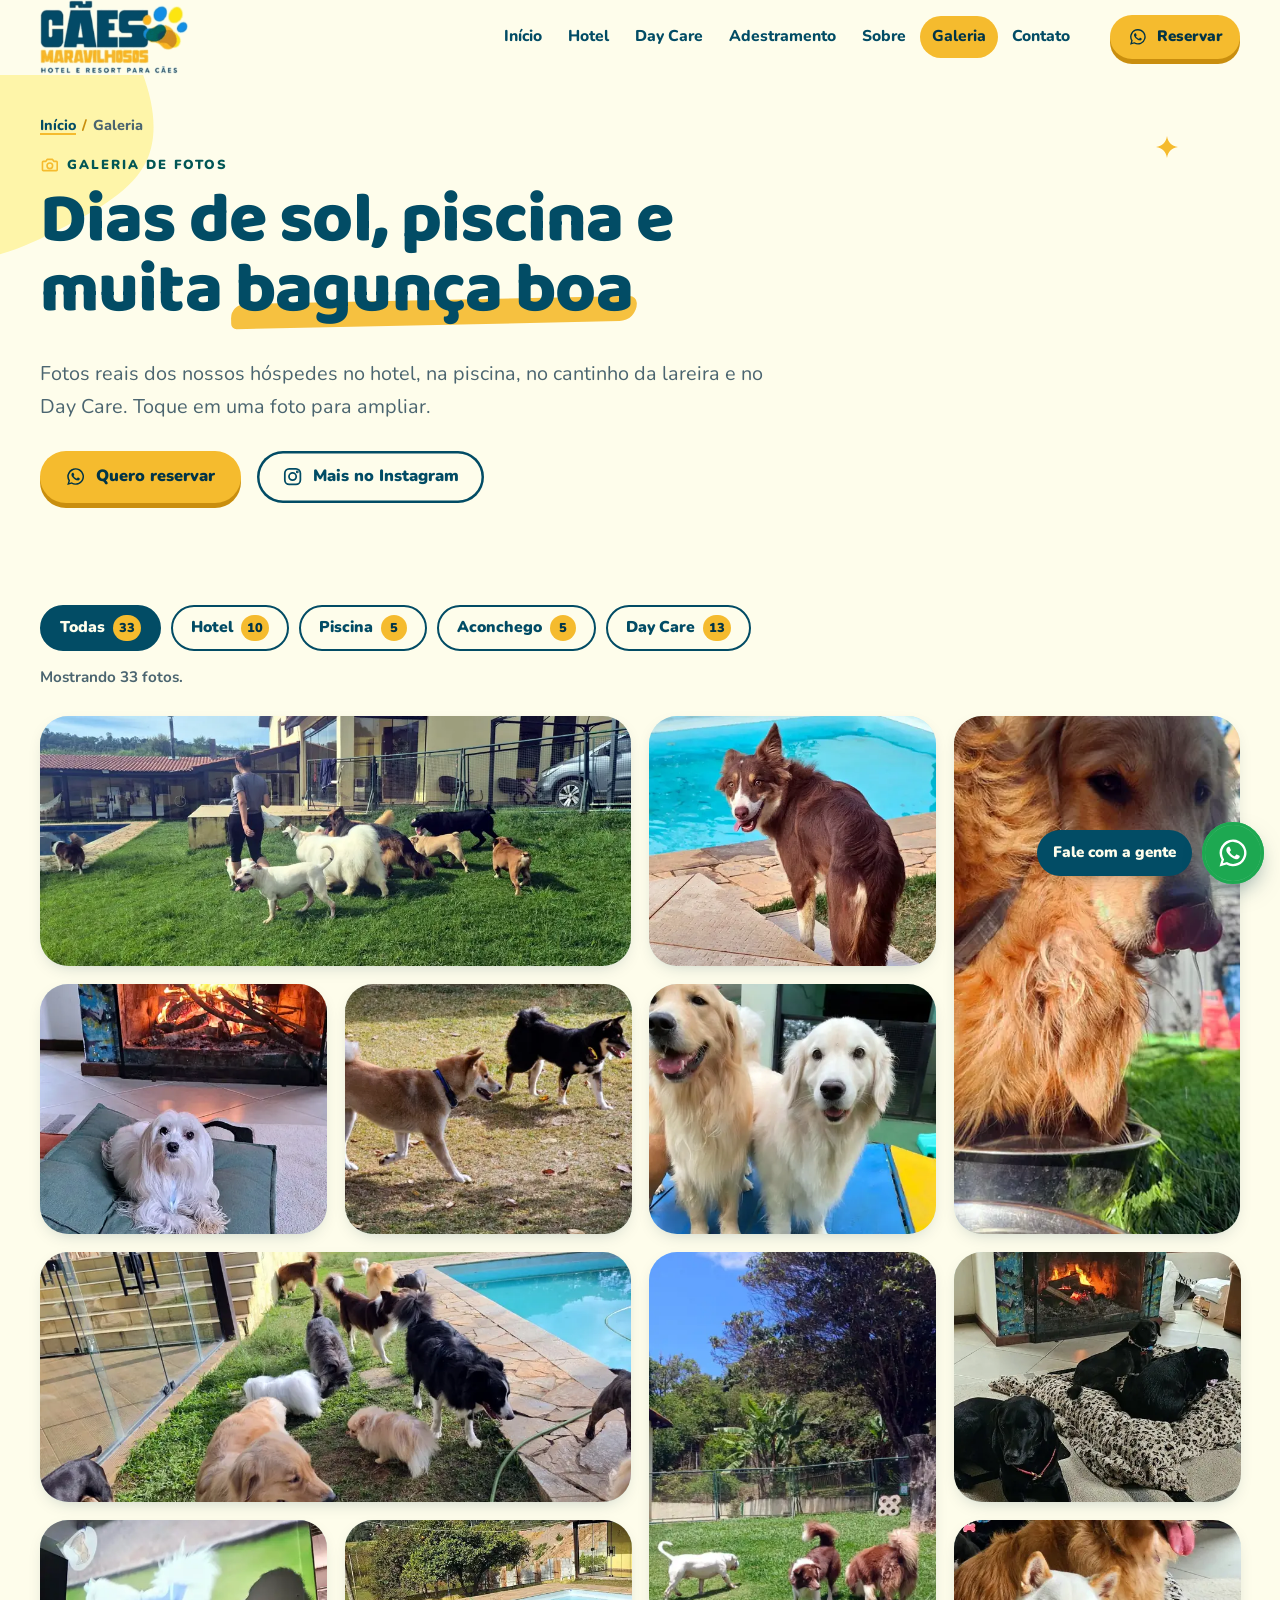
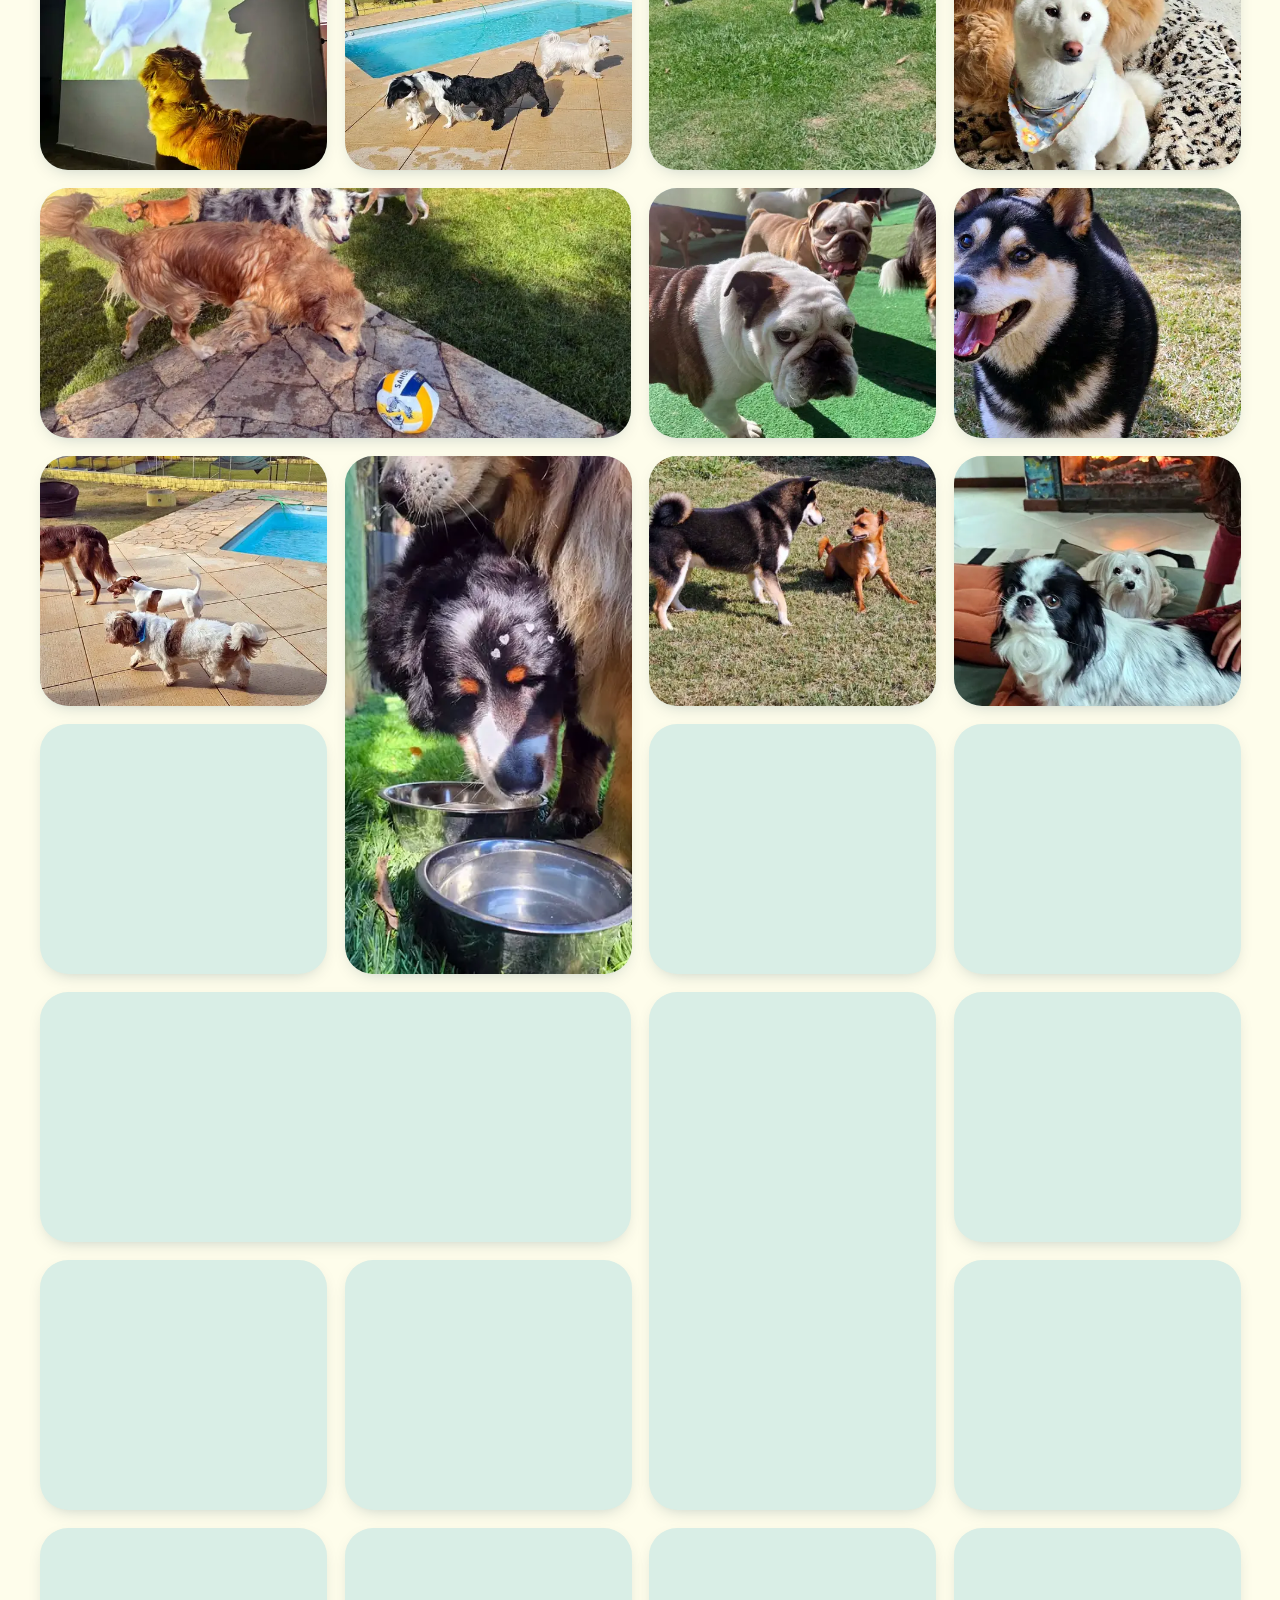
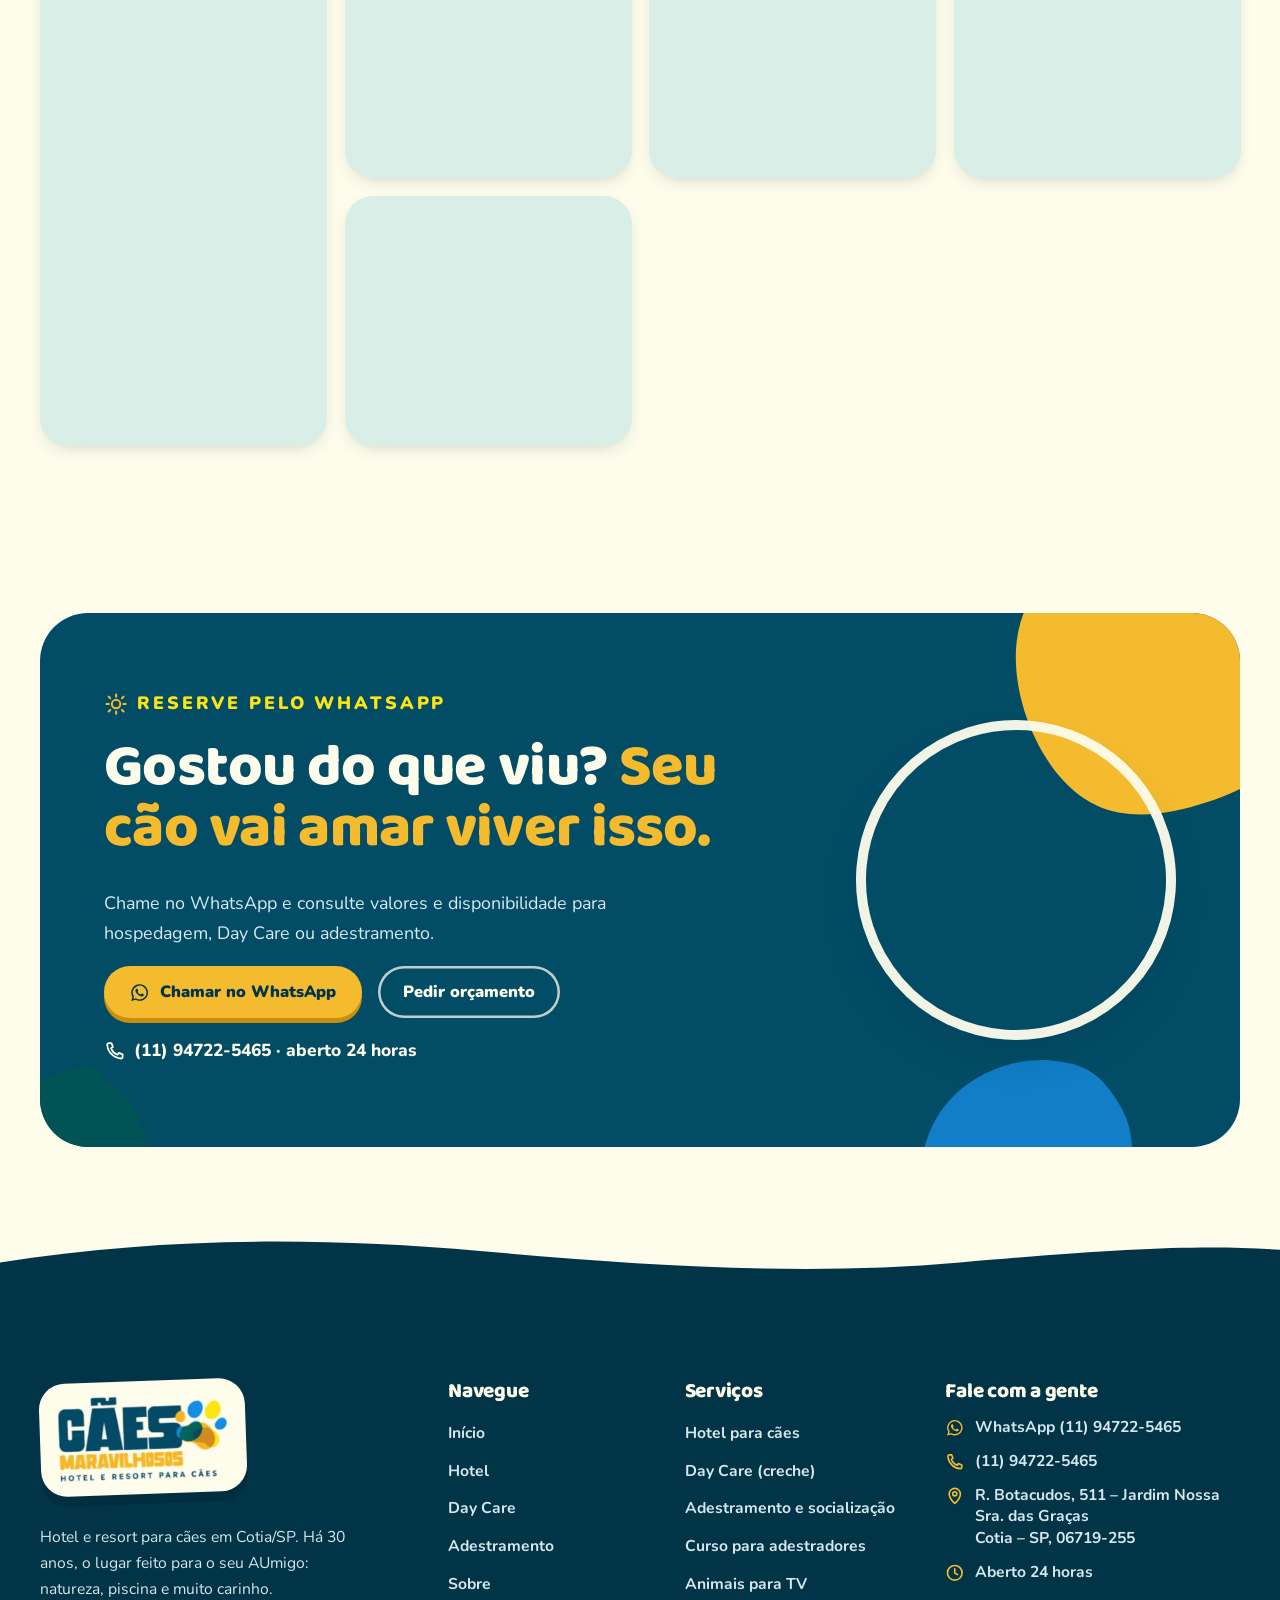
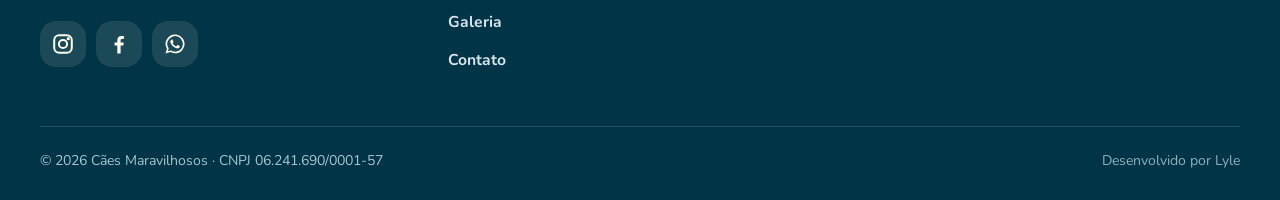
<file: galeria.html>
<!doctype html>
<html lang="pt-BR">
<head>
<meta charset="utf-8">
<meta name="viewport" content="width=device-width, initial-scale=1">
<title>Galeria de Fotos | Cães Maravilhosos – Hotel para Cães em Cotia</title>
<meta name="description" content="Fotos reais dos hóspedes do Cães Maravilhosos: gramado, piscina, lareira e Day Care. Veja como é a rotina do hotel e resort para cães em Cotia/SP.">
<meta name="robots" content="index, follow, max-image-preview:large">
<link rel="canonical" href="https://lyleproject.github.io/caes-maravilhosos/galeria.html">
<meta name="theme-color" content="#FEFDEB">
<meta property="og:type" content="website">
<meta property="og:locale" content="pt_BR">
<meta property="og:site_name" content="Cães Maravilhosos – Hotel e Resort para Cães">
<meta property="og:title" content="Galeria de Fotos | Cães Maravilhosos – Hotel para Cães em Cotia">
<meta property="og:description" content="Fotos reais dos hóspedes do Cães Maravilhosos: gramado, piscina, lareira e Day Care. Veja como é a rotina do hotel e resort para cães em Cotia/SP.">
<meta property="og:url" content="https://lyleproject.github.io/caes-maravilhosos/galeria.html">
<meta property="og:image" content="https://lyleproject.github.io/caes-maravilhosos/assets/img/og-caes-maravilhosos.jpg">
<meta property="og:image:width" content="1200">
<meta property="og:image:height" content="630">
<meta property="og:image:alt" content="Cães brincando no gramado do Cães Maravilhosos, com o logo do hotel">
<meta name="twitter:card" content="summary_large_image">
<meta name="twitter:title" content="Galeria de Fotos | Cães Maravilhosos – Hotel para Cães em Cotia">
<meta name="twitter:description" content="Fotos reais dos hóspedes do Cães Maravilhosos: gramado, piscina, lareira e Day Care. Veja como é a rotina do hotel e resort para cães em Cotia/SP.">
<meta name="twitter:image" content="https://lyleproject.github.io/caes-maravilhosos/assets/img/og-caes-maravilhosos.jpg">
<link rel="icon" href="favicon.ico" sizes="48x48">
<link rel="icon" href="assets/img/favicon.svg" type="image/svg+xml">
<link rel="apple-touch-icon" href="assets/img/apple-touch-icon.png">
<link rel="preload" href="assets/fonts/baloo-2.woff2" as="font" type="font/woff2" crossorigin>
<link rel="preload" href="assets/fonts/nunito.woff2" as="font" type="font/woff2" crossorigin>
<link rel="stylesheet" href="assets/css/style.css?v=20261123">
<script>document.documentElement.classList.add("js")</script>
<script src="assets/js/main.js?v=20261123" defer></script>
<script type="application/ld+json">{"@context":"https://schema.org","@type":"LocalBusiness","@id":"https://lyleproject.github.io/caes-maravilhosos/#negocio","name":"Cães Maravilhosos – Hotel e Resort para Cães","alternateName":["Cães Maravilhosos","Hotel e Day Care Cães Maravilhosos"],"legalName":"CAES MARAVILHOSOS SERVICOS LTDA","description":"Hotel e resort para cães em Cotia/SP, com cerca de 5.000 m² de área verde, piscina e lareira. Hospedagem, Day Care (creche), adestramento e socialização.","url":"https://lyleproject.github.io/caes-maravilhosos/","logo":"https://lyleproject.github.io/caes-maravilhosos/assets/img/logo-caes-maravilhosos.png","image":["https://lyleproject.github.io/caes-maravilhosos/assets/img/og-caes-maravilhosos.jpg","https://lyleproject.github.io/caes-maravilhosos/assets/img/hotel-casa-gramado-caes-1600.jpg"],"telephone":"+55 11 94722-5465","address":{"@type":"PostalAddress","streetAddress":"R. Botacudos, 511 - Jardim Nossa Sra. das Graças","addressLocality":"Cotia","addressRegion":"SP","postalCode":"06719-255","addressCountry":"BR"},"geo":{"@type":"GeoCoordinates","latitude":-23.6268215,"longitude":-46.9290428},"hasMap":"https://www.google.com/maps/place/C%C3%A3es+Maravilhosos/@-23.6268215,-46.9290428,17z","openingHoursSpecification":[{"@type":"OpeningHoursSpecification","dayOfWeek":["Monday","Tuesday","Wednesday","Thursday","Friday","Saturday","Sunday"],"opens":"00:00","closes":"23:59"}],"areaServed":[{"@type":"City","name":"Cotia"},{"@type":"Place","name":"Granja Viana"}],"sameAs":["https://www.instagram.com/caesmaravilhososoficial/","https://www.facebook.com/caesmaravilhosossp/"],"hasOfferCatalog":{"@type":"OfferCatalog","name":"Serviços para cães","itemListElement":[{"@type":"Offer","itemOffered":{"@type":"Service","name":"Hospedagem para cães (hotel)"}},{"@type":"Offer","itemOffered":{"@type":"Service","name":"Day Care (creche para cães)"}},{"@type":"Offer","itemOffered":{"@type":"Service","name":"Adestramento e socialização"}},{"@type":"Offer","itemOffered":{"@type":"Service","name":"Curso de formação para adestradores"}},{"@type":"Offer","itemOffered":{"@type":"Service","name":"Treinamento de animais para TV"}}]}}</script><script type="application/ld+json">{"@context":"https://schema.org","@type":"BreadcrumbList","itemListElement":[{"@type":"ListItem","position":1,"name":"Início","item":"https://lyleproject.github.io/caes-maravilhosos/"},{"@type":"ListItem","position":2,"name":"Galeria","item":"https://lyleproject.github.io/caes-maravilhosos/galeria.html"}]}</script>
</head>
<body>
<svg width="0" height="0" style="position:absolute" aria-hidden="true" focusable="false"><defs><symbol id="i-paw" viewBox="0 0 24 24"><ellipse cx="5.4" cy="10.2" rx="2.2" ry="2.7"/><ellipse cx="9.4" cy="5.6" rx="2.3" ry="2.9"/><ellipse cx="14.6" cy="5.6" rx="2.3" ry="2.9"/><ellipse cx="18.6" cy="10.2" rx="2.2" ry="2.7"/><path d="M12 11.6c-2.6 0-6 3.6-6 6.3 0 1.7 1.3 2.7 2.9 2.7 1.3 0 2-.6 3.1-.6s1.8.6 3.1.6c1.6 0 2.9-1 2.9-2.7 0-2.7-3.4-6.3-6-6.3z"/></symbol><symbol id="i-star" viewBox="0 0 24 24"><path d="M12 2.6l2.9 5.9 6.4.9-4.7 4.5 1.1 6.4L12 17.3l-5.7 3 1.1-6.4-4.7-4.5 6.4-.9z"/></symbol><symbol id="i-sun" viewBox="0 0 24 24"><circle cx="12" cy="12" r="4.2"/><path d="M12 2.5v2.2M12 19.3v2.2M4.6 4.6l1.6 1.6M17.8 17.8l1.6 1.6M2.5 12h2.2M19.3 12h2.2M4.6 19.4l1.6-1.6M17.8 6.2l1.6-1.6"/></symbol><symbol id="i-pool" viewBox="0 0 24 24"><path d="M8 15.5V5.8a2.4 2.4 0 0 1 4.8 0M14 15.5V5.8a2.4 2.4 0 0 1 4.8 0M8 9h6M8 12.4h6"/><path d="M2.5 19.6c1.6 0 1.6-1.2 3.2-1.2s1.6 1.2 3.2 1.2 1.6-1.2 3.2-1.2 1.6 1.2 3.2 1.2 1.6-1.2 3.2-1.2 1.6 1.2 3.2 1.2"/></symbol><symbol id="i-fire" viewBox="0 0 24 24"><path d="M12 21.8c3.9 0 6.9-2.7 6.9-6.5 0-3.3-2.1-5.4-3.5-7.4-.4 1.8-1.3 3-2.6 3.6-.2-3.6-1.4-6.8-4.2-8.9.3 3.5-2 5.8-3.4 7.9-.8 1.2-1.2 2.8-1.2 4.8 0 3.8 3.1 6.5 8 6.5z"/><path d="M12 21.8c-1.7 0-3-1.2-3-2.9 0-1.9 1.6-2.9 2.3-4.6.9 1 3.7 2.6 3.7 4.6 0 1.7-1.3 2.9-3 2.9z"/></symbol><symbol id="i-heart" viewBox="0 0 24 24"><path d="M12 20.3s-8-4.6-8-10.5C4 7 6.1 5 8.6 5c1.6 0 2.7.8 3.4 1.9C12.7 5.8 13.8 5 15.4 5 17.9 5 20 7 20 9.8c0 5.9-8 10.5-8 10.5z"/></symbol><symbol id="i-camera" viewBox="0 0 24 24"><path d="M4 7.8h3.1l1.6-2.4h6.6l1.6 2.4H20a1 1 0 0 1 1 1V18a1 1 0 0 1-1 1H4a1 1 0 0 1-1-1V8.8a1 1 0 0 1 1-1z"/><circle cx="12" cy="13.2" r="3.4"/></symbol><symbol id="i-pill" viewBox="0 0 24 24"><path d="M10.6 20.4a4.9 4.9 0 0 1-7-7l6.2-6.2a4.9 4.9 0 0 1 7 7z"/><path d="M6.7 10.3l7 7"/><path d="M17.5 3.5l1 1.6M20.5 6.5l-1.6-1"/></symbol><symbol id="i-user" viewBox="0 0 24 24"><circle cx="12" cy="8" r="4"/><path d="M4.5 20.5c0-4.1 3.4-6.8 7.5-6.8s7.5 2.7 7.5 6.8"/></symbol><symbol id="i-shield" viewBox="0 0 24 24"><path d="M12 3l7.5 2.8v5.9c0 4.5-3.2 8.2-7.5 9.3-4.3-1.1-7.5-4.8-7.5-9.3V5.8z"/><path d="M8.7 12.2l2.3 2.3 4.4-4.7"/></symbol><symbol id="i-whatsapp" viewBox="0 0 24 24"><path d="M12.04 2.5a9.43 9.43 0 0 0-8.1 14.27L2.5 21.5l4.88-1.4A9.43 9.43 0 1 0 12.04 2.5zm0 17.2a7.8 7.8 0 0 1-3.98-1.09l-.29-.17-2.9.83.85-2.82-.19-.3a7.78 7.78 0 1 1 6.51 3.55zm4.27-5.82c-.23-.12-1.38-.68-1.6-.76-.21-.08-.37-.12-.53.12-.16.23-.6.76-.74.92-.14.16-.27.18-.5.06a6.4 6.4 0 0 1-1.88-1.16 7.05 7.05 0 0 1-1.3-1.62c-.14-.23 0-.36.1-.47.1-.1.23-.27.35-.41.12-.14.16-.23.23-.39.08-.16.04-.3-.02-.41-.06-.12-.53-1.27-.72-1.74-.19-.46-.38-.39-.53-.4h-.45a.86.86 0 0 0-.62.29 2.6 2.6 0 0 0-.82 1.94c0 1.14.84 2.25.95 2.4.12.16 1.64 2.5 3.97 3.5.56.24.99.38 1.33.49.56.18 1.07.15 1.47.09.45-.07 1.38-.56 1.57-1.11.2-.55.2-1.01.14-1.11-.06-.1-.21-.16-.44-.27z"/></symbol><symbol id="i-instagram" viewBox="0 0 24 24"><rect x="3.2" y="3.2" width="17.6" height="17.6" rx="5"/><circle cx="12" cy="12" r="4.1"/><circle cx="17.3" cy="6.7" r=".6" fill="currentColor"/></symbol><symbol id="i-facebook" viewBox="0 0 24 24"><path d="M13.6 21.5v-8h2.7l.4-3.1h-3.1V8.4c0-.9.3-1.5 1.6-1.5h1.7V4.1c-.3 0-1.3-.1-2.5-.1-2.4 0-4.1 1.5-4.1 4.2v2.2H7.6v3.1h2.7v8z"/></symbol><symbol id="i-phone" viewBox="0 0 24 24"><path d="M5.2 3.5h3l1.6 4.1-2 1.4a11.4 11.4 0 0 0 7.2 7.2l1.4-2 4.1 1.6v3a1.6 1.6 0 0 1-1.7 1.6C10.6 19.9 4.1 13.4 3.6 5.2a1.6 1.6 0 0 1 1.6-1.7z"/></symbol><symbol id="i-pin" viewBox="0 0 24 24"><path d="M12 21.3s-6.8-6-6.8-11.6a6.8 6.8 0 0 1 13.6 0c0 5.6-6.8 11.6-6.8 11.6z"/><circle cx="12" cy="9.6" r="2.5"/></symbol><symbol id="i-clock" viewBox="0 0 24 24"><circle cx="12" cy="12" r="9"/><path d="M12 7v5.2l3.4 2"/></symbol><symbol id="i-arrow" viewBox="0 0 24 24"><path d="M5 12h14M13 6l6 6-6 6"/></symbol><symbol id="i-arrow-up" viewBox="0 0 24 24"><path d="M7 17L17 7M8.5 7H17v8.5"/></symbol><symbol id="i-left" viewBox="0 0 24 24"><path d="M15 5l-7 7 7 7"/></symbol><symbol id="i-right" viewBox="0 0 24 24"><path d="M9 5l7 7-7 7"/></symbol><symbol id="i-close" viewBox="0 0 24 24"><path d="M6 6l12 12M18 6L6 18"/></symbol><symbol id="i-menu" viewBox="0 0 24 24"><path d="M4 7h16M4 12h16M4 17h11"/></symbol><symbol id="i-check" viewBox="0 0 24 24"><path d="M5 12.5l4.5 4.5L19 7.5"/></symbol><symbol id="i-plus" viewBox="0 0 24 24"><path d="M12 5v14M5 12h14"/></symbol><symbol id="i-zoom" viewBox="0 0 24 24"><circle cx="10.5" cy="10.5" r="6.5"/><path d="M15.5 15.5L20 20M10.5 7.8v5.4M7.8 10.5h5.4"/></symbol><symbol id="i-tree" viewBox="0 0 24 24"><path d="M12 21v-5.5"/><path d="M12 3c-3.2 0-5.5 2.6-5.5 5.4 0 .7.1 1.3.4 1.9A4 4 0 0 0 8 17.5h8a4 4 0 0 0 1.1-7.2c.3-.6.4-1.2.4-1.9C17.5 5.6 15.2 3 12 3z"/></symbol><symbol id="i-ball" viewBox="0 0 24 24"><circle cx="12" cy="12" r="9"/><path d="M5.6 5.6a9 9 0 0 1 0 12.8M18.4 5.6a9 9 0 0 0 0 12.8"/></symbol><symbol id="i-music" viewBox="0 0 24 24"><path d="M9 18V5.6l11-2.4v12.4"/><circle cx="6.5" cy="18" r="2.5"/><circle cx="17.5" cy="15.6" r="2.5"/></symbol><symbol id="i-palette" viewBox="0 0 24 24"><path d="M12 3a9 9 0 0 0 0 18c1.1 0 1.8-.8 1.8-1.8 0-.5-.2-.9-.5-1.2a1.8 1.8 0 0 1 1.3-3H17a4 4 0 0 0 4-4C21 6.6 17 3 12 3z"/><circle cx="7.6" cy="11.2" r="1.1" fill="currentColor"/><circle cx="10.2" cy="7.2" r="1.1" fill="currentColor"/><circle cx="15" cy="7.6" r="1.1" fill="currentColor"/></symbol><symbol id="i-screen" viewBox="0 0 24 24"><rect x="2.5" y="4" width="19" height="12.6" rx="2"/><path d="M8 20.5h8M12 16.6v3.9"/><path d="M10.2 8v4.8l4-2.4z"/></symbol><symbol id="i-cap" viewBox="0 0 24 24"><path d="M2 9.2L12 4.5l10 4.7-10 4.7z"/><path d="M6 11.2v4.6c0 1.5 2.7 3 6 3s6-1.5 6-3v-4.6M22 9.2v5.5"/></symbol><symbol id="i-clapper" viewBox="0 0 24 24"><path d="M3.5 10h17v9a1 1 0 0 1-1 1h-15a1 1 0 0 1-1-1z"/><path d="M3.5 10l-.7-3.2a1 1 0 0 1 .8-1.2L17.8 3l.9 3.7z"/><path d="M7.7 4.9l2.2 3.3M12.6 4l2.2 3.3"/></symbol><symbol id="i-award" viewBox="0 0 24 24"><circle cx="12" cy="9" r="6"/><path d="M8.6 13.9L7 21.5l5-2.6 5 2.6-1.6-7.6"/><path d="M12 6.3l.9 1.8 2 .3-1.5 1.4.4 2-1.8-1-1.8 1 .4-2-1.5-1.4 2-.3z"/></symbol><symbol id="i-smile" viewBox="0 0 24 24"><circle cx="12" cy="12" r="9"/><path d="M8.2 14.2c1 1.4 2.3 2.1 3.8 2.1s2.8-.7 3.8-2.1"/><path d="M9 9.6h.01M15 9.6h.01" stroke-width="3"/></symbol><symbol id="i-balance" viewBox="0 0 24 24"><path d="M12 4v16M7.5 20h9M5 7.5h14"/><path d="M5 7.5l-2.6 5.6a2.7 2.7 0 0 0 5.2 0zM19 7.5l-2.6 5.6a2.7 2.7 0 0 0 5.2 0z"/></symbol><symbol id="i-target" viewBox="0 0 24 24"><circle cx="12" cy="12" r="9"/><circle cx="12" cy="12" r="5"/><circle cx="12" cy="12" r="1.3" fill="currentColor"/></symbol><symbol id="i-calendar" viewBox="0 0 24 24"><rect x="3.5" y="5" width="17" height="15.5" rx="2.2"/><path d="M3.5 10h17M8 3v4M16 3v4"/></symbol><symbol id="i-home" viewBox="0 0 24 24"><path d="M3.5 11L12 4l8.5 7"/><path d="M5.5 9.5V20h13V9.5"/><path d="M10 20v-5h4v5"/></symbol><symbol id="i-lock" viewBox="0 0 24 24"><rect x="4.5" y="10.5" width="15" height="10" rx="2.2"/><path d="M8 10.5V7.8a4 4 0 0 1 8 0v2.7"/></symbol><symbol id="i-quote" viewBox="0 0 24 24"><path d="M4 18.5v-5.2C4 8.6 6.4 5.6 10.6 4.5l.8 1.9C9 7.3 7.8 9 7.7 11.2H11v7.3zm9 0v-5.2c0-4.7 2.4-7.7 6.6-8.8l.8 1.9c-2.4.9-3.6 2.6-3.7 4.8H20v7.3z"/></symbol></defs></svg>
<a class="skip-link" href="#conteudo">Pular para o conteúdo</a>
<header class="site-header">
  <div class="container header-inner">
    <a class="brand" href="index.html"><img src="assets/img/logo-caes-maravilhosos.png" width="440" height="221" alt="Cães Maravilhosos – Hotel e Resort para Cães (página inicial)"></a>
    <button class="nav-toggle" type="button" aria-expanded="false" aria-controls="menu-principal" aria-label="Abrir menu"><svg class="icon icon-open" aria-hidden="true" focusable="false"><use href="#i-menu"></use></svg><svg class="icon icon-close" aria-hidden="true" focusable="false"><use href="#i-close"></use></svg></button>
    <nav class="nav" id="menu-principal" aria-label="Menu principal">
      <ul class="nav-list">
        <li><a class="nav-link" href="index.html">Início</a></li><li><a class="nav-link" href="hospedagem.html">Hotel</a></li><li><a class="nav-link" href="daycare.html">Day Care</a></li><li><a class="nav-link" href="adestramento.html">Adestramento</a></li><li><a class="nav-link" href="sobre.html">Sobre</a></li><li><a class="nav-link" href="galeria.html" aria-current="page">Galeria</a></li><li><a class="nav-link" href="contato.html">Contato</a></li>
      </ul>
      <div class="nav-extra">
        <a class="btn" href="https://wa.me/5511947225465?text=Ol%C3%A1%21%20Vi%20as%20fotos%20no%20site%20e%20quero%20saber%20sobre%20hospedagem%20para%20meu%20c%C3%A3o." target="_blank" rel="noopener"><svg class="icon icon--fill" aria-hidden="true" focusable="false"><use href="#i-whatsapp"></use></svg> Reservar pelo WhatsApp</a>
        <p><svg class="icon" aria-hidden="true" focusable="false"><use href="#i-clock"></use></svg> Aberto 24 horas · (11) 94722-5465</p>
      </div>
    </nav>
    <a class="btn btn--sm header-cta" href="https://wa.me/5511947225465?text=Ol%C3%A1%21%20Vi%20as%20fotos%20no%20site%20e%20quero%20saber%20sobre%20hospedagem%20para%20meu%20c%C3%A3o." target="_blank" rel="noopener"><svg class="icon icon--fill" aria-hidden="true" focusable="false"><use href="#i-whatsapp"></use></svg> Reservar</a>
  </div>
</header>
<main id="conteudo">
<section class="page-hero" aria-labelledby="page-title">
  <svg class="blob blend pb-bg" viewBox="-100 -100 200 200" aria-hidden="true" focusable="false"><path d="M40.9,-52.4C52.9,-45.6,62.3,-33.4,68.9,-18.6C75.5,-3.8,79.3,13.6,73.2,26.9C67.1,40.2,51.1,49.4,35.4,57.5C19.7,65.6,4.3,72.6,-12.3,73C-28.9,73.4,-46.7,67.2,-57.9,54.9C-69.1,42.6,-73.7,24.2,-74.3,6.3C-74.9,-11.6,-71.5,-29,-61.2,-39.8C-50.9,-50.6,-33.7,-54.8,-18.6,-60.4C-3.5,-66,9.5,-73.1,21.6,-70.3C33.7,-67.5,28.9,-59.2,40.9,-52.4Z"/></svg>
  <svg class="sparkle" style="--s:22px;right:8%;top:12%" viewBox="0 0 24 24" aria-hidden="true" focusable="false"><path fill="currentColor" d="M12 0C13 7 17 11 24 12 17 13 13 17 12 24 11 17 7 13 0 12 7 11 11 7 12 0Z"/></svg>
  <div class="container page-hero-grid page-hero-grid--solo">
    <div>
      <nav class="breadcrumb" aria-label="Você está em"><ol><li><a href="index.html">Início</a></li><li aria-current="page">Galeria</li></ol></nav>
      <h1 id="page-title"><span class="h1-kicker"><svg class="icon" aria-hidden="true" focusable="false"><use href="#i-camera"></use></svg> Galeria de fotos</span><span class="h1-display">Dias de sol, piscina e muita <span class="mark">bagunça boa</span></span></h1>
      <p class="lead">Fotos reais dos nossos hóspedes no hotel, na piscina, no cantinho da lareira e no Day Care. Toque em uma foto para ampliar.</p>
      <div class="btn-row"><a class="btn" href="https://wa.me/5511947225465?text=Ol%C3%A1%21%20Vi%20as%20fotos%20no%20site%20e%20quero%20saber%20sobre%20hospedagem%20para%20meu%20c%C3%A3o." target="_blank" rel="noopener"><svg class="icon icon--fill" aria-hidden="true" focusable="false"><use href="#i-whatsapp"></use></svg> Quero reservar</a><a class="btn btn--outline" href="https://www.instagram.com/caesmaravilhososoficial/" target="_blank" rel="noopener"><svg class="icon" aria-hidden="true" focusable="false"><use href="#i-instagram"></use></svg> Mais no Instagram</a></div>
    </div>
    
  </div>
</section>

<section class="section" style="padding-top:clamp(10px,2vw,30px)" aria-labelledby="fotos-title">
  <div class="container">
    <h2 id="fotos-title" class="sr-only">Fotos</h2>
    <div class="filters" role="group" aria-label="Filtrar fotos por categoria"><button class="filter-btn" type="button" data-filter="todos" data-label="todas" aria-pressed="true">Todas <span class="count" aria-hidden="true">33</span></button><button class="filter-btn" type="button" data-filter="hotel" data-label="Hotel" aria-pressed="false">Hotel <span class="count" aria-hidden="true">10</span></button><button class="filter-btn" type="button" data-filter="piscina" data-label="Piscina" aria-pressed="false">Piscina <span class="count" aria-hidden="true">5</span></button><button class="filter-btn" type="button" data-filter="aconchego" data-label="Aconchego" aria-pressed="false">Aconchego <span class="count" aria-hidden="true">5</span></button><button class="filter-btn" type="button" data-filter="daycare" data-label="Day Care" aria-pressed="false">Day Care <span class="count" aria-hidden="true">13</span></button></div>
    <p class="gallery-status" id="gallery-status" role="status">Mostrando 33 fotos.</p>
    <div class="gallery" data-gallery><figure class="g-item g-wide" data-cat="hotel"><a href="assets/img/hotel-casa-gramado-caes-1600.jpg"><picture><source type="image/webp" srcset="assets/img/hotel-casa-gramado-caes-480.webp 480w, assets/img/hotel-casa-gramado-caes-960.webp 960w, assets/img/hotel-casa-gramado-caes-1600.webp 1600w" sizes="(min-width: 1100px) 600px, (min-width: 700px) 64vw, 50vw"><img src="assets/img/hotel-casa-gramado-caes-960.jpg" srcset="assets/img/hotel-casa-gramado-caes-480.jpg 480w, assets/img/hotel-casa-gramado-caes-960.jpg 960w, assets/img/hotel-casa-gramado-caes-1600.jpg 1600w" sizes="(min-width: 1100px) 600px, (min-width: 700px) 64vw, 50vw" width="1600" height="1200" alt="Grupo de cães soltos no gramado em frente à casa amarela do hotel, acompanhados por uma cuidadora" decoding="async" loading="lazy"></picture><span class="g-zoom" aria-hidden="true"><svg class="icon" aria-hidden="true" focusable="false"><use href="#i-zoom"></use></svg></span></a></figure><figure class="g-item " data-cat="piscina"><a href="assets/img/border-collie-piscina-1440.jpg"><picture><source type="image/webp" srcset="assets/img/border-collie-piscina-480.webp 480w, assets/img/border-collie-piscina-960.webp 960w, assets/img/border-collie-piscina-1440.webp 1440w" sizes="(min-width: 1100px) 300px, (min-width: 700px) 32vw, 50vw"><img src="assets/img/border-collie-piscina-960.jpg" srcset="assets/img/border-collie-piscina-480.jpg 480w, assets/img/border-collie-piscina-960.jpg 960w, assets/img/border-collie-piscina-1440.jpg 1440w" sizes="(min-width: 1100px) 300px, (min-width: 700px) 32vw, 50vw" width="1440" height="1440" alt="Border collie marrom e branco olhando para a câmera na borda da piscina" decoding="async" loading="lazy"></picture><span class="g-zoom" aria-hidden="true"><svg class="icon" aria-hidden="true" focusable="false"><use href="#i-zoom"></use></svg></span></a></figure><figure class="g-item g-tall" data-cat="daycare"><a href="assets/img/daycare-hidratacao-2-1440.jpg"><picture><source type="image/webp" srcset="assets/img/daycare-hidratacao-2-480.webp 480w, assets/img/daycare-hidratacao-2-960.webp 960w, assets/img/daycare-hidratacao-2-1440.webp 1440w" sizes="(min-width: 1100px) 300px, (min-width: 700px) 32vw, 50vw"><img src="assets/img/daycare-hidratacao-2-960.jpg" srcset="assets/img/daycare-hidratacao-2-480.jpg 480w, assets/img/daycare-hidratacao-2-960.jpg 960w, assets/img/daycare-hidratacao-2-1440.jpg 1440w" sizes="(min-width: 1100px) 300px, (min-width: 700px) 32vw, 50vw" width="1440" height="1800" alt="Golden retriever bebendo água fresca no pote sobre a grama" decoding="async" loading="lazy"></picture><span class="g-zoom" aria-hidden="true"><svg class="icon" aria-hidden="true" focusable="false"><use href="#i-zoom"></use></svg></span></a></figure><figure class="g-item " data-cat="aconchego"><a href="assets/img/lareira-maltes-1440.jpg"><picture><source type="image/webp" srcset="assets/img/lareira-maltes-480.webp 480w, assets/img/lareira-maltes-960.webp 960w, assets/img/lareira-maltes-1440.webp 1440w" sizes="(min-width: 1100px) 300px, (min-width: 700px) 32vw, 50vw"><img src="assets/img/lareira-maltes-960.jpg" srcset="assets/img/lareira-maltes-480.jpg 480w, assets/img/lareira-maltes-960.jpg 960w, assets/img/lareira-maltes-1440.jpg 1440w" sizes="(min-width: 1100px) 300px, (min-width: 700px) 32vw, 50vw" width="1440" height="1440" alt="Maltês branco deitado numa almofada em frente à lareira acesa" decoding="async" loading="lazy"></picture><span class="g-zoom" aria-hidden="true"><svg class="icon" aria-hidden="true" focusable="false"><use href="#i-zoom"></use></svg></span></a></figure><figure class="g-item " data-cat="hotel"><a href="assets/img/shibas-brincando-gramado-1440.jpg"><picture><source type="image/webp" srcset="assets/img/shibas-brincando-gramado-480.webp 480w, assets/img/shibas-brincando-gramado-960.webp 960w, assets/img/shibas-brincando-gramado-1440.webp 1440w" sizes="(min-width: 1100px) 300px, (min-width: 700px) 32vw, 50vw"><img src="assets/img/shibas-brincando-gramado-960.jpg" srcset="assets/img/shibas-brincando-gramado-480.jpg 480w, assets/img/shibas-brincando-gramado-960.jpg 960w, assets/img/shibas-brincando-gramado-1440.jpg 1440w" sizes="(min-width: 1100px) 300px, (min-width: 700px) 32vw, 50vw" width="1440" height="1440" alt="Dois shibas, um caramelo e um preto, brincando no gramado" decoding="async" loading="lazy"></picture><span class="g-zoom" aria-hidden="true"><svg class="icon" aria-hidden="true" focusable="false"><use href="#i-zoom"></use></svg></span></a></figure><figure class="g-item g-wide" data-cat="piscina"><a href="assets/img/piscina-gramado-caes-1600.jpg"><picture><source type="image/webp" srcset="assets/img/piscina-gramado-caes-480.webp 480w, assets/img/piscina-gramado-caes-960.webp 960w, assets/img/piscina-gramado-caes-1600.webp 1600w" sizes="(min-width: 1100px) 600px, (min-width: 700px) 64vw, 50vw"><img src="assets/img/piscina-gramado-caes-960.jpg" srcset="assets/img/piscina-gramado-caes-480.jpg 480w, assets/img/piscina-gramado-caes-960.jpg 960w, assets/img/piscina-gramado-caes-1600.jpg 1600w" sizes="(min-width: 1100px) 600px, (min-width: 700px) 64vw, 50vw" width="1600" height="1200" alt="Cães de várias raças, entre eles um golden retriever e um border collie, no gramado ao lado da piscina" decoding="async" loading="lazy"></picture><span class="g-zoom" aria-hidden="true"><svg class="icon" aria-hidden="true" focusable="false"><use href="#i-zoom"></use></svg></span></a></figure><figure class="g-item " data-cat="daycare"><a href="assets/img/retrato-dois-goldens-1440.jpg"><picture><source type="image/webp" srcset="assets/img/retrato-dois-goldens-480.webp 480w, assets/img/retrato-dois-goldens-960.webp 960w, assets/img/retrato-dois-goldens-1440.webp 1440w" sizes="(min-width: 1100px) 300px, (min-width: 700px) 32vw, 50vw"><img src="assets/img/retrato-dois-goldens-960.jpg" srcset="assets/img/retrato-dois-goldens-480.jpg 480w, assets/img/retrato-dois-goldens-960.jpg 960w, assets/img/retrato-dois-goldens-1440.jpg 1440w" sizes="(min-width: 1100px) 300px, (min-width: 700px) 32vw, 50vw" width="1440" height="1440" alt="Dois golden retrievers sorrindo juntos sobre um brinquedo azul e amarelo" decoding="async" loading="lazy"></picture><span class="g-zoom" aria-hidden="true"><svg class="icon" aria-hidden="true" focusable="false"><use href="#i-zoom"></use></svg></span></a></figure><figure class="g-item g-tall" data-cat="hotel"><a href="assets/img/gramado-vertical-738.jpg"><picture><source type="image/webp" srcset="assets/img/gramado-vertical-480.webp 480w, assets/img/gramado-vertical-738.webp 738w" sizes="(min-width: 1100px) 300px, (min-width: 700px) 32vw, 50vw"><img src="assets/img/gramado-vertical-738.jpg" srcset="assets/img/gramado-vertical-480.jpg 480w, assets/img/gramado-vertical-738.jpg 738w" sizes="(min-width: 1100px) 300px, (min-width: 700px) 32vw, 50vw" width="738" height="1500" alt="Três cães passeando no gramado verde sob o céu azul, com árvores ao fundo" decoding="async" loading="lazy"></picture><span class="g-zoom" aria-hidden="true"><svg class="icon" aria-hidden="true" focusable="false"><use href="#i-zoom"></use></svg></span></a></figure><figure class="g-item " data-cat="aconchego"><a href="assets/img/lareira-labradores-1440.jpg"><picture><source type="image/webp" srcset="assets/img/lareira-labradores-480.webp 480w, assets/img/lareira-labradores-960.webp 960w, assets/img/lareira-labradores-1440.webp 1440w" sizes="(min-width: 1100px) 300px, (min-width: 700px) 32vw, 50vw"><img src="assets/img/lareira-labradores-960.jpg" srcset="assets/img/lareira-labradores-480.jpg 480w, assets/img/lareira-labradores-960.jpg 960w, assets/img/lareira-labradores-1440.jpg 1440w" sizes="(min-width: 1100px) 300px, (min-width: 700px) 32vw, 50vw" width="1440" height="1440" alt="Três labradores pretos descansando numa manta em frente à lareira" decoding="async" loading="lazy"></picture><span class="g-zoom" aria-hidden="true"><svg class="icon" aria-hidden="true" focusable="false"><use href="#i-zoom"></use></svg></span></a></figure><figure class="g-item " data-cat="daycare"><a href="assets/img/daycare-cineminha-1440.jpg"><picture><source type="image/webp" srcset="assets/img/daycare-cineminha-480.webp 480w, assets/img/daycare-cineminha-960.webp 960w, assets/img/daycare-cineminha-1440.webp 1440w" sizes="(min-width: 1100px) 300px, (min-width: 700px) 32vw, 50vw"><img src="assets/img/daycare-cineminha-960.jpg" srcset="assets/img/daycare-cineminha-480.jpg 480w, assets/img/daycare-cineminha-960.jpg 960w, assets/img/daycare-cineminha-1440.jpg 1440w" sizes="(min-width: 1100px) 300px, (min-width: 700px) 32vw, 50vw" width="1440" height="1440" alt="Cão caramelo assistindo a um vídeo de cachorro projetado na parede, no cineminha da creche" decoding="async" loading="lazy"></picture><span class="g-zoom" aria-hidden="true"><svg class="icon" aria-hidden="true" focusable="false"><use href="#i-zoom"></use></svg></span></a></figure><figure class="g-item " data-cat="piscina"><a href="assets/img/piscina-caes-ao-sol-1440.jpg"><picture><source type="image/webp" srcset="assets/img/piscina-caes-ao-sol-480.webp 480w, assets/img/piscina-caes-ao-sol-960.webp 960w, assets/img/piscina-caes-ao-sol-1440.webp 1440w" sizes="(min-width: 1100px) 300px, (min-width: 700px) 32vw, 50vw"><img src="assets/img/piscina-caes-ao-sol-960.jpg" srcset="assets/img/piscina-caes-ao-sol-480.jpg 480w, assets/img/piscina-caes-ao-sol-960.jpg 960w, assets/img/piscina-caes-ao-sol-1440.jpg 1440w" sizes="(min-width: 1100px) 300px, (min-width: 700px) 32vw, 50vw" width="1440" height="1440" alt="Três cães pequenos passeando no deck ensolarado à beira da piscina" decoding="async" loading="lazy"></picture><span class="g-zoom" aria-hidden="true"><svg class="icon" aria-hidden="true" focusable="false"><use href="#i-zoom"></use></svg></span></a></figure><figure class="g-item g-wide" data-cat="hotel"><a href="assets/img/golden-amigos-bola-1600.jpg"><picture><source type="image/webp" srcset="assets/img/golden-amigos-bola-480.webp 480w, assets/img/golden-amigos-bola-960.webp 960w, assets/img/golden-amigos-bola-1600.webp 1600w" sizes="(min-width: 1100px) 600px, (min-width: 700px) 64vw, 50vw"><img src="assets/img/golden-amigos-bola-960.jpg" srcset="assets/img/golden-amigos-bola-480.jpg 480w, assets/img/golden-amigos-bola-960.jpg 960w, assets/img/golden-amigos-bola-1600.jpg 1600w" sizes="(min-width: 1100px) 600px, (min-width: 700px) 64vw, 50vw" width="1600" height="1200" alt="Golden retriever farejando uma bola de vôlei, com outros cães ao fundo no gramado" decoding="async" loading="lazy"></picture><span class="g-zoom" aria-hidden="true"><svg class="icon" aria-hidden="true" focusable="false"><use href="#i-zoom"></use></svg></span></a></figure><figure class="g-item " data-cat="aconchego"><a href="assets/img/aconchego-manta-1440.jpg"><picture><source type="image/webp" srcset="assets/img/aconchego-manta-480.webp 480w, assets/img/aconchego-manta-960.webp 960w, assets/img/aconchego-manta-1440.webp 1440w" sizes="(min-width: 1100px) 300px, (min-width: 700px) 32vw, 50vw"><img src="assets/img/aconchego-manta-960.jpg" srcset="assets/img/aconchego-manta-480.jpg 480w, assets/img/aconchego-manta-960.jpg 960w, assets/img/aconchego-manta-1440.jpg 1440w" sizes="(min-width: 1100px) 300px, (min-width: 700px) 32vw, 50vw" width="1440" height="1440" alt="Cão branco de bandana sentado numa manta, com um golden retriever logo atrás" decoding="async" loading="lazy"></picture><span class="g-zoom" aria-hidden="true"><svg class="icon" aria-hidden="true" focusable="false"><use href="#i-zoom"></use></svg></span></a></figure><figure class="g-item " data-cat="daycare"><a href="assets/img/daycare-buldogues-1440.jpg"><picture><source type="image/webp" srcset="assets/img/daycare-buldogues-480.webp 480w, assets/img/daycare-buldogues-960.webp 960w, assets/img/daycare-buldogues-1440.webp 1440w" sizes="(min-width: 1100px) 300px, (min-width: 700px) 32vw, 50vw"><img src="assets/img/daycare-buldogues-960.jpg" srcset="assets/img/daycare-buldogues-480.jpg 480w, assets/img/daycare-buldogues-960.jpg 960w, assets/img/daycare-buldogues-1440.jpg 1440w" sizes="(min-width: 1100px) 300px, (min-width: 700px) 32vw, 50vw" width="1440" height="1440" alt="Dois buldogues ingleses na grama sintética da creche, com outros cães ao fundo" decoding="async" loading="lazy"></picture><span class="g-zoom" aria-hidden="true"><svg class="icon" aria-hidden="true" focusable="false"><use href="#i-zoom"></use></svg></span></a></figure><figure class="g-item " data-cat="hotel"><a href="assets/img/retrato-shiba-preto-1440.jpg"><picture><source type="image/webp" srcset="assets/img/retrato-shiba-preto-480.webp 480w, assets/img/retrato-shiba-preto-960.webp 960w, assets/img/retrato-shiba-preto-1440.webp 1440w" sizes="(min-width: 1100px) 300px, (min-width: 700px) 32vw, 50vw"><img src="assets/img/retrato-shiba-preto-960.jpg" srcset="assets/img/retrato-shiba-preto-480.jpg 480w, assets/img/retrato-shiba-preto-960.jpg 960w, assets/img/retrato-shiba-preto-1440.jpg 1440w" sizes="(min-width: 1100px) 300px, (min-width: 700px) 32vw, 50vw" width="1440" height="1440" alt="Retrato de um shiba inu preto e caramelo sorrindo no gramado" decoding="async" loading="lazy"></picture><span class="g-zoom" aria-hidden="true"><svg class="icon" aria-hidden="true" focusable="false"><use href="#i-zoom"></use></svg></span></a></figure><figure class="g-item " data-cat="piscina"><a href="assets/img/deck-piscina-caes-1440.jpg"><picture><source type="image/webp" srcset="assets/img/deck-piscina-caes-480.webp 480w, assets/img/deck-piscina-caes-960.webp 960w, assets/img/deck-piscina-caes-1440.webp 1440w" sizes="(min-width: 1100px) 300px, (min-width: 700px) 32vw, 50vw"><img src="assets/img/deck-piscina-caes-960.jpg" srcset="assets/img/deck-piscina-caes-480.jpg 480w, assets/img/deck-piscina-caes-960.jpg 960w, assets/img/deck-piscina-caes-1440.jpg 1440w" sizes="(min-width: 1100px) 300px, (min-width: 700px) 32vw, 50vw" width="1440" height="1440" alt="Cães de pequeno e médio porte brincando no deck de pedra ao lado da piscina" decoding="async" loading="lazy"></picture><span class="g-zoom" aria-hidden="true"><svg class="icon" aria-hidden="true" focusable="false"><use href="#i-zoom"></use></svg></span></a></figure><figure class="g-item g-tall" data-cat="daycare"><a href="assets/img/daycare-hidratacao-3-1440.jpg"><picture><source type="image/webp" srcset="assets/img/daycare-hidratacao-3-480.webp 480w, assets/img/daycare-hidratacao-3-960.webp 960w, assets/img/daycare-hidratacao-3-1440.webp 1440w" sizes="(min-width: 1100px) 300px, (min-width: 700px) 32vw, 50vw"><img src="assets/img/daycare-hidratacao-3-960.jpg" srcset="assets/img/daycare-hidratacao-3-480.jpg 480w, assets/img/daycare-hidratacao-3-960.jpg 960w, assets/img/daycare-hidratacao-3-1440.jpg 1440w" sizes="(min-width: 1100px) 300px, (min-width: 700px) 32vw, 50vw" width="1440" height="1800" alt="Cão preto e caramelo bebendo água em potes de inox na grama" decoding="async" loading="lazy"></picture><span class="g-zoom" aria-hidden="true"><svg class="icon" aria-hidden="true" focusable="false"><use href="#i-zoom"></use></svg></span></a></figure><figure class="g-item " data-cat="hotel"><a href="assets/img/caes-socializando-gramado-1440.jpg"><picture><source type="image/webp" srcset="assets/img/caes-socializando-gramado-480.webp 480w, assets/img/caes-socializando-gramado-960.webp 960w, assets/img/caes-socializando-gramado-1440.webp 1440w" sizes="(min-width: 1100px) 300px, (min-width: 700px) 32vw, 50vw"><img src="assets/img/caes-socializando-gramado-960.jpg" srcset="assets/img/caes-socializando-gramado-480.jpg 480w, assets/img/caes-socializando-gramado-960.jpg 960w, assets/img/caes-socializando-gramado-1440.jpg 1440w" sizes="(min-width: 1100px) 300px, (min-width: 700px) 32vw, 50vw" width="1440" height="1440" alt="Shiba inu preto e um pinscher caramelo se cumprimentando no gramado ao sol" decoding="async" loading="lazy"></picture><span class="g-zoom" aria-hidden="true"><svg class="icon" aria-hidden="true" focusable="false"><use href="#i-zoom"></use></svg></span></a></figure><figure class="g-item " data-cat="aconchego"><a href="assets/img/aconchego-sofa-1440.jpg"><picture><source type="image/webp" srcset="assets/img/aconchego-sofa-480.webp 480w, assets/img/aconchego-sofa-960.webp 960w, assets/img/aconchego-sofa-1440.webp 1440w" sizes="(min-width: 1100px) 300px, (min-width: 700px) 32vw, 50vw"><img src="assets/img/aconchego-sofa-960.jpg" srcset="assets/img/aconchego-sofa-480.jpg 480w, assets/img/aconchego-sofa-960.jpg 960w, assets/img/aconchego-sofa-1440.jpg 1440w" sizes="(min-width: 1100px) 300px, (min-width: 700px) 32vw, 50vw" width="1440" height="1440" alt="Cãozinho preto e branco de pelo longo e um maltês recebendo carinho perto da lareira" decoding="async" loading="lazy"></picture><span class="g-zoom" aria-hidden="true"><svg class="icon" aria-hidden="true" focusable="false"><use href="#i-zoom"></use></svg></span></a></figure><figure class="g-item " data-cat="daycare"><a href="assets/img/retrato-husky-1200.jpg"><picture><source type="image/webp" srcset="assets/img/retrato-husky-480.webp 480w, assets/img/retrato-husky-960.webp 960w, assets/img/retrato-husky-1200.webp 1200w" sizes="(min-width: 1100px) 300px, (min-width: 700px) 32vw, 50vw"><img src="assets/img/retrato-husky-960.jpg" srcset="assets/img/retrato-husky-480.jpg 480w, assets/img/retrato-husky-960.jpg 960w, assets/img/retrato-husky-1200.jpg 1200w" sizes="(min-width: 1100px) 300px, (min-width: 700px) 32vw, 50vw" width="1200" height="1200" alt="Husky siberiano de olhos azuis com a língua de fora na grama sintética" decoding="async" loading="lazy"></picture><span class="g-zoom" aria-hidden="true"><svg class="icon" aria-hidden="true" focusable="false"><use href="#i-zoom"></use></svg></span></a></figure><figure class="g-item " data-cat="piscina"><a href="assets/img/shiba-beira-piscina-1440.jpg"><picture><source type="image/webp" srcset="assets/img/shiba-beira-piscina-480.webp 480w, assets/img/shiba-beira-piscina-960.webp 960w, assets/img/shiba-beira-piscina-1440.webp 1440w" sizes="(min-width: 1100px) 300px, (min-width: 700px) 32vw, 50vw"><img src="assets/img/shiba-beira-piscina-960.jpg" srcset="assets/img/shiba-beira-piscina-480.jpg 480w, assets/img/shiba-beira-piscina-960.jpg 960w, assets/img/shiba-beira-piscina-1440.jpg 1440w" sizes="(min-width: 1100px) 300px, (min-width: 700px) 32vw, 50vw" width="1440" height="1440" alt="Shiba inu caramelo e um amigo na beira da piscina, com reflexo na água" decoding="async" loading="lazy"></picture><span class="g-zoom" aria-hidden="true"><svg class="icon" aria-hidden="true" focusable="false"><use href="#i-zoom"></use></svg></span></a></figure><figure class="g-item g-wide" data-cat="hotel"><a href="assets/img/caes-brincando-arvore-1600.jpg"><picture><source type="image/webp" srcset="assets/img/caes-brincando-arvore-480.webp 480w, assets/img/caes-brincando-arvore-960.webp 960w, assets/img/caes-brincando-arvore-1600.webp 1600w" sizes="(min-width: 1100px) 600px, (min-width: 700px) 64vw, 50vw"><img src="assets/img/caes-brincando-arvore-960.jpg" srcset="assets/img/caes-brincando-arvore-480.jpg 480w, assets/img/caes-brincando-arvore-960.jpg 960w, assets/img/caes-brincando-arvore-1600.jpg 1600w" sizes="(min-width: 1100px) 600px, (min-width: 700px) 64vw, 50vw" width="1600" height="1200" alt="Cães correndo e brincando ao redor de uma árvore no gramado do hotel" decoding="async" loading="lazy"></picture><span class="g-zoom" aria-hidden="true"><svg class="icon" aria-hidden="true" focusable="false"><use href="#i-zoom"></use></svg></span></a></figure><figure class="g-item " data-cat="daycare"><a href="assets/img/daycare-carinho-equipe-1200.jpg"><picture><source type="image/webp" srcset="assets/img/daycare-carinho-equipe-480.webp 480w, assets/img/daycare-carinho-equipe-960.webp 960w, assets/img/daycare-carinho-equipe-1200.webp 1200w" sizes="(min-width: 1100px) 300px, (min-width: 700px) 32vw, 50vw"><img src="assets/img/daycare-carinho-equipe-960.jpg" srcset="assets/img/daycare-carinho-equipe-480.jpg 480w, assets/img/daycare-carinho-equipe-960.jpg 960w, assets/img/daycare-carinho-equipe-1200.jpg 1200w" sizes="(min-width: 1100px) 300px, (min-width: 700px) 32vw, 50vw" width="1200" height="1198" alt="Cuidadora fazendo carinho em um beagle de roupinha verde" decoding="async" loading="lazy"></picture><span class="g-zoom" aria-hidden="true"><svg class="icon" aria-hidden="true" focusable="false"><use href="#i-zoom"></use></svg></span></a></figure><figure class="g-item g-tall" data-cat="daycare"><a href="assets/img/retrato-border-collie-476.jpg"><picture><source type="image/webp" srcset="assets/img/retrato-border-collie-476.webp 476w" sizes="(min-width: 1100px) 300px, (min-width: 700px) 32vw, 50vw"><img src="assets/img/retrato-border-collie-476.jpg" srcset="assets/img/retrato-border-collie-476.jpg 476w" sizes="(min-width: 1100px) 300px, (min-width: 700px) 32vw, 50vw" width="476" height="784" alt="Border collie preto e branco sorrindo sobre a grama sintética" decoding="async" loading="lazy"></picture><span class="g-zoom" aria-hidden="true"><svg class="icon" aria-hidden="true" focusable="false"><use href="#i-zoom"></use></svg></span></a></figure><figure class="g-item " data-cat="hotel"><a href="assets/img/shiba-varanda-1600.jpg"><picture><source type="image/webp" srcset="assets/img/shiba-varanda-480.webp 480w, assets/img/shiba-varanda-960.webp 960w, assets/img/shiba-varanda-1600.webp 1600w" sizes="(min-width: 1100px) 300px, (min-width: 700px) 32vw, 50vw"><img src="assets/img/shiba-varanda-960.jpg" srcset="assets/img/shiba-varanda-480.jpg 480w, assets/img/shiba-varanda-960.jpg 960w, assets/img/shiba-varanda-1600.jpg 1600w" sizes="(min-width: 1100px) 300px, (min-width: 700px) 32vw, 50vw" width="1600" height="1200" alt="Shiba inu caramelo com a língua de fora na varanda, com bolas de brinquedo ao fundo" decoding="async" loading="lazy"></picture><span class="g-zoom" aria-hidden="true"><svg class="icon" aria-hidden="true" focusable="false"><use href="#i-zoom"></use></svg></span></a></figure><figure class="g-item " data-cat="aconchego"><a href="assets/img/aconchego-cavalier-1440.jpg"><picture><source type="image/webp" srcset="assets/img/aconchego-cavalier-480.webp 480w, assets/img/aconchego-cavalier-960.webp 960w, assets/img/aconchego-cavalier-1440.webp 1440w" sizes="(min-width: 1100px) 300px, (min-width: 700px) 32vw, 50vw"><img src="assets/img/aconchego-cavalier-960.jpg" srcset="assets/img/aconchego-cavalier-480.jpg 480w, assets/img/aconchego-cavalier-960.jpg 960w, assets/img/aconchego-cavalier-1440.jpg 1440w" sizes="(min-width: 1100px) 300px, (min-width: 700px) 32vw, 50vw" width="1440" height="1440" alt="Cavalier king charles descansando a cabeça numa almofada macia" decoding="async" loading="lazy"></picture><span class="g-zoom" aria-hidden="true"><svg class="icon" aria-hidden="true" focusable="false"><use href="#i-zoom"></use></svg></span></a></figure><figure class="g-item " data-cat="daycare"><a href="assets/img/daycare-playground-1440.jpg"><picture><source type="image/webp" srcset="assets/img/daycare-playground-480.webp 480w, assets/img/daycare-playground-960.webp 960w, assets/img/daycare-playground-1440.webp 1440w" sizes="(min-width: 1100px) 300px, (min-width: 700px) 32vw, 50vw"><img src="assets/img/daycare-playground-960.jpg" srcset="assets/img/daycare-playground-480.jpg 480w, assets/img/daycare-playground-960.jpg 960w, assets/img/daycare-playground-1440.jpg 1440w" sizes="(min-width: 1100px) 300px, (min-width: 700px) 32vw, 50vw" width="1440" height="1440" alt="Cão preto e branco sobre um brinquedo laranja no playground da creche" decoding="async" loading="lazy"></picture><span class="g-zoom" aria-hidden="true"><svg class="icon" aria-hidden="true" focusable="false"><use href="#i-zoom"></use></svg></span></a></figure><figure class="g-item " data-cat="hotel"><a href="assets/img/caes-brincando-gramado-1440.jpg"><picture><source type="image/webp" srcset="assets/img/caes-brincando-gramado-480.webp 480w, assets/img/caes-brincando-gramado-960.webp 960w, assets/img/caes-brincando-gramado-1440.webp 1440w" sizes="(min-width: 1100px) 300px, (min-width: 700px) 32vw, 50vw"><img src="assets/img/caes-brincando-gramado-960.jpg" srcset="assets/img/caes-brincando-gramado-480.jpg 480w, assets/img/caes-brincando-gramado-960.jpg 960w, assets/img/caes-brincando-gramado-1440.jpg 1440w" sizes="(min-width: 1100px) 300px, (min-width: 700px) 32vw, 50vw" width="1440" height="1440" alt="Dois cães de pelagem caramelo e branca brincando no caminho de pedra do jardim" decoding="async" loading="lazy"></picture><span class="g-zoom" aria-hidden="true"><svg class="icon" aria-hidden="true" focusable="false"><use href="#i-zoom"></use></svg></span></a></figure><figure class="g-item g-tall" data-cat="daycare"><a href="assets/img/daycare-hidratacao-1-1440.jpg"><picture><source type="image/webp" srcset="assets/img/daycare-hidratacao-1-480.webp 480w, assets/img/daycare-hidratacao-1-960.webp 960w, assets/img/daycare-hidratacao-1-1440.webp 1440w" sizes="(min-width: 1100px) 300px, (min-width: 700px) 32vw, 50vw"><img src="assets/img/daycare-hidratacao-1-960.jpg" srcset="assets/img/daycare-hidratacao-1-480.jpg 480w, assets/img/daycare-hidratacao-1-960.jpg 960w, assets/img/daycare-hidratacao-1-1440.jpg 1440w" sizes="(min-width: 1100px) 300px, (min-width: 700px) 32vw, 50vw" width="1440" height="1800" alt="Cão tricolor lambendo o focinho depois de beber água, ao lado de um cão caramelo" decoding="async" loading="lazy"></picture><span class="g-zoom" aria-hidden="true"><svg class="icon" aria-hidden="true" focusable="false"><use href="#i-zoom"></use></svg></span></a></figure><figure class="g-item " data-cat="daycare"><a href="assets/img/daycare-beagle-buldogue-1440.jpg"><picture><source type="image/webp" srcset="assets/img/daycare-beagle-buldogue-480.webp 480w, assets/img/daycare-beagle-buldogue-960.webp 960w, assets/img/daycare-beagle-buldogue-1440.webp 1440w" sizes="(min-width: 1100px) 300px, (min-width: 700px) 32vw, 50vw"><img src="assets/img/daycare-beagle-buldogue-960.jpg" srcset="assets/img/daycare-beagle-buldogue-480.jpg 480w, assets/img/daycare-beagle-buldogue-960.jpg 960w, assets/img/daycare-beagle-buldogue-1440.jpg 1440w" sizes="(min-width: 1100px) 300px, (min-width: 700px) 32vw, 50vw" width="1440" height="1440" alt="Beagle e buldogue inglês juntinhos na grama sintética da creche" decoding="async" loading="lazy"></picture><span class="g-zoom" aria-hidden="true"><svg class="icon" aria-hidden="true" focusable="false"><use href="#i-zoom"></use></svg></span></a></figure><figure class="g-item " data-cat="hotel"><a href="assets/img/retrato-shiba-caramelo-1440.jpg"><picture><source type="image/webp" srcset="assets/img/retrato-shiba-caramelo-480.webp 480w, assets/img/retrato-shiba-caramelo-960.webp 960w, assets/img/retrato-shiba-caramelo-1440.webp 1440w" sizes="(min-width: 1100px) 300px, (min-width: 700px) 32vw, 50vw"><img src="assets/img/retrato-shiba-caramelo-960.jpg" srcset="assets/img/retrato-shiba-caramelo-480.jpg 480w, assets/img/retrato-shiba-caramelo-960.jpg 960w, assets/img/retrato-shiba-caramelo-1440.jpg 1440w" sizes="(min-width: 1100px) 300px, (min-width: 700px) 32vw, 50vw" width="1440" height="1440" alt="Shiba inu caramelo sorridente caminhando no gramado ao lado de outro cão" decoding="async" loading="lazy"></picture><span class="g-zoom" aria-hidden="true"><svg class="icon" aria-hidden="true" focusable="false"><use href="#i-zoom"></use></svg></span></a></figure><figure class="g-item " data-cat="daycare"><a href="assets/img/daycare-bandana-1440.jpg"><picture><source type="image/webp" srcset="assets/img/daycare-bandana-480.webp 480w, assets/img/daycare-bandana-960.webp 960w, assets/img/daycare-bandana-1440.webp 1440w" sizes="(min-width: 1100px) 300px, (min-width: 700px) 32vw, 50vw"><img src="assets/img/daycare-bandana-960.jpg" srcset="assets/img/daycare-bandana-480.jpg 480w, assets/img/daycare-bandana-960.jpg 960w, assets/img/daycare-bandana-1440.jpg 1440w" sizes="(min-width: 1100px) 300px, (min-width: 700px) 32vw, 50vw" width="1440" height="1440" alt="Cão branco de pelo longo, de bandana, recebendo carinho no colo" decoding="async" loading="lazy"></picture><span class="g-zoom" aria-hidden="true"><svg class="icon" aria-hidden="true" focusable="false"><use href="#i-zoom"></use></svg></span></a></figure><figure class="g-item " data-cat="daycare"><a href="assets/img/daycare-playground-feliz-1440.jpg"><picture><source type="image/webp" srcset="assets/img/daycare-playground-feliz-480.webp 480w, assets/img/daycare-playground-feliz-960.webp 960w, assets/img/daycare-playground-feliz-1440.webp 1440w" sizes="(min-width: 1100px) 300px, (min-width: 700px) 32vw, 50vw"><img src="assets/img/daycare-playground-feliz-960.jpg" srcset="assets/img/daycare-playground-feliz-480.jpg 480w, assets/img/daycare-playground-feliz-960.jpg 960w, assets/img/daycare-playground-feliz-1440.jpg 1440w" sizes="(min-width: 1100px) 300px, (min-width: 700px) 32vw, 50vw" width="1440" height="1440" alt="Cão tricolor sorridente no playground laranja da creche" decoding="async" loading="lazy"></picture><span class="g-zoom" aria-hidden="true"><svg class="icon" aria-hidden="true" focusable="false"><use href="#i-zoom"></use></svg></span></a></figure></div>
  </div>
</section>
<dialog class="lightbox" id="lightbox" aria-label="Foto ampliada">
  <div class="lb-top">
    <p class="lb-count" aria-live="polite"></p>
    <button class="lb-btn lb-close" type="button" aria-label="Fechar"><svg class="icon" aria-hidden="true" focusable="false"><use href="#i-close"></use></svg></button>
  </div>
  <div class="lb-stage">
    <figure><img src="[data-uri]" alt="" width="1600" height="1200"><figcaption></figcaption></figure>
  </div>
  <div class="lb-nav">
    <button class="lb-btn lb-prev" type="button" aria-label="Foto anterior"><svg class="icon" aria-hidden="true" focusable="false"><use href="#i-left"></use></svg></button>
    <button class="lb-btn lb-next" type="button" aria-label="Próxima foto"><svg class="icon" aria-hidden="true" focusable="false"><use href="#i-right"></use></svg></button>
  </div>
</dialog>

<section class="section section--tight" aria-labelledby="cta-title">
  <div class="container">
    <div class="cta-panel reveal">
      <svg class="blob b1" viewBox="-100 -100 200 200" aria-hidden="true" focusable="false"><path d="M53.5,-62.1C68.2,-50.4,78,-32.4,80.9,-13.2C83.7,6,79.5,26.4,68.3,41.6C57.1,56.8,38.9,66.8,19.3,73.3C-0.3,79.8,-21.3,82.8,-38.3,75.1C-55.3,67.4,-68.3,49,-75.4,28.8C-82.5,8.6,-83.7,-13.4,-75.2,-30.4C-66.7,-47.4,-48.5,-59.4,-30.2,-70.1C-11.9,-80.8,6.5,-90.2,23.1,-86.4C39.7,-82.6,38.8,-73.8,53.5,-62.1Z"/></svg><svg class="blob b2" viewBox="-100 -100 200 200" aria-hidden="true" focusable="false"><path d="M60,-41C72,-21,70,5,58,27C46,49,24,67,-2,68C-28,69,-56,53,-67,30C-78,7,-72,-23,-55,-43C-38,-63,-10,-73,14,-71C38,-69,48,-61,60,-41Z"/></svg><svg class="blob b3" viewBox="-100 -100 200 200" aria-hidden="true" focusable="false"><path d="M40.9,-52.4C52.9,-45.6,62.3,-33.4,68.9,-18.6C75.5,-3.8,79.3,13.6,73.2,26.9C67.1,40.2,51.1,49.4,35.4,57.5C19.7,65.6,4.3,72.6,-12.3,73C-28.9,73.4,-46.7,67.2,-57.9,54.9C-69.1,42.6,-73.7,24.2,-74.3,6.3C-74.9,-11.6,-71.5,-29,-61.2,-39.8C-50.9,-50.6,-33.7,-54.8,-18.6,-60.4C-3.5,-66,9.5,-73.1,21.6,-70.3C33.7,-67.5,28.9,-59.2,40.9,-52.4Z"/></svg>
      <div>
        <p class="eyebrow"><svg class="icon" aria-hidden="true" focusable="false"><use href="#i-sun"></use></svg> Reserve pelo WhatsApp</p>
        <h2 id="cta-title">Gostou do que viu? <span class="text-gold">Seu cão vai amar viver isso.</span></h2>
        <p>Chame no WhatsApp e consulte valores e disponibilidade para hospedagem, Day Care ou adestramento.</p>
        <div class="btn-row">
          <a class="btn" href="https://wa.me/5511947225465?text=Ol%C3%A1%21%20Vi%20as%20fotos%20no%20site%20e%20quero%20saber%20sobre%20hospedagem%20para%20meu%20c%C3%A3o." target="_blank" rel="noopener"><svg class="icon icon--fill" aria-hidden="true" focusable="false"><use href="#i-whatsapp"></use></svg> Chamar no WhatsApp</a>
          <a class="btn btn--light" href="contato.html">Pedir orçamento</a>
        </div>
        <a class="cta-phone" href="tel:+5511947225465"><svg class="icon" aria-hidden="true" focusable="false"><use href="#i-phone"></use></svg> (11) 94722-5465 · aberto 24 horas</a>
      </div>
      <div class="cta-photo"><picture><source type="image/webp" srcset="assets/img/retrato-husky-480.webp 480w, assets/img/retrato-husky-960.webp 960w, assets/img/retrato-husky-1200.webp 1200w" sizes="320px"><img src="assets/img/retrato-husky-960.jpg" srcset="assets/img/retrato-husky-480.jpg 480w, assets/img/retrato-husky-960.jpg 960w, assets/img/retrato-husky-1200.jpg 1200w" sizes="320px" width="1200" height="1200" alt="Husky siberiano de olhos azuis com a língua de fora na grama sintética" decoding="async" loading="lazy"></picture></div>
    </div>
  </div>
</section>

</main>
<footer class="site-footer">
  <svg class="wave wave--top" viewBox="0 0 1440 80" preserveAspectRatio="none" aria-hidden="true" focusable="false"><path d="M0,48 C180,8 360,8 540,30 C720,52 900,70 1080,48 C1260,26 1350,20 1440,28 L1440,80 L0,80 Z"/></svg>
  <div class="container">
    <div class="footer-grid">
      <div class="footer-brand">
        <a class="logo-chip" href="index.html"><img src="assets/img/logo-caes-maravilhosos.png" width="440" height="221" alt="Cães Maravilhosos – Hotel e Resort para Cães" loading="lazy"></a>
        <p>Hotel e resort para cães em Cotia/SP. Há 30 anos, o lugar feito para o seu AUmigo: natureza, piscina e muito carinho.</p>
        <div class="socials">
          <a href="https://www.instagram.com/caesmaravilhososoficial/" target="_blank" rel="noopener" aria-label="Instagram @caesmaravilhososoficial"><svg class="icon" aria-hidden="true" focusable="false"><use href="#i-instagram"></use></svg></a>
          <a href="https://www.facebook.com/caesmaravilhosossp/" target="_blank" rel="noopener" aria-label="Facebook Cães Maravilhosos"><svg class="icon icon--fill" aria-hidden="true" focusable="false"><use href="#i-facebook"></use></svg></a>
          <a href="https://wa.me/5511947225465?text=Ol%C3%A1%21%20Vi%20as%20fotos%20no%20site%20e%20quero%20saber%20sobre%20hospedagem%20para%20meu%20c%C3%A3o." target="_blank" rel="noopener" aria-label="WhatsApp (11) 94722-5465"><svg class="icon icon--fill" aria-hidden="true" focusable="false"><use href="#i-whatsapp"></use></svg></a>
        </div>
      </div>
      <nav aria-label="Rodapé: páginas">
        <h2 class="footer-title">Navegue</h2>
        <ul class="footer-links">
          <li><a href="index.html">Início</a></li><li><a href="hospedagem.html">Hotel</a></li><li><a href="daycare.html">Day Care</a></li><li><a href="adestramento.html">Adestramento</a></li><li><a href="sobre.html">Sobre</a></li><li><a href="galeria.html">Galeria</a></li><li><a href="contato.html">Contato</a></li>
        </ul>
      </nav>
      <nav aria-label="Rodapé: serviços">
        <h2 class="footer-title">Serviços</h2>
        <ul class="footer-links">
          <li><a href="hospedagem.html">Hotel para cães</a></li>
          <li><a href="daycare.html">Day Care (creche)</a></li>
          <li><a href="adestramento.html">Adestramento e socialização</a></li>
          <li><a href="adestramento.html#curso">Curso para adestradores</a></li>
          <li><a href="adestramento.html#tv">Animais para TV</a></li>
        </ul>
      </nav>
      <div>
        <h2 class="footer-title">Fale com a gente</h2>
        <address class="footer-contact">
          <a href="https://wa.me/5511947225465?text=Ol%C3%A1%21%20Vi%20as%20fotos%20no%20site%20e%20quero%20saber%20sobre%20hospedagem%20para%20meu%20c%C3%A3o." target="_blank" rel="noopener"><svg class="icon icon--fill" aria-hidden="true" focusable="false"><use href="#i-whatsapp"></use></svg> WhatsApp (11) 94722-5465</a>
          <a href="tel:+5511947225465"><svg class="icon" aria-hidden="true" focusable="false"><use href="#i-phone"></use></svg> (11) 94722-5465</a>
          <a href="https://www.google.com/maps/place/C%C3%A3es+Maravilhosos/@-23.6268215,-46.9290428,17z" target="_blank" rel="noopener"><svg class="icon" aria-hidden="true" focusable="false"><use href="#i-pin"></use></svg> <span>R. Botacudos, 511 – Jardim Nossa Sra. das Graças<br>Cotia – SP, 06719-255</span></a>
          <span><svg class="icon" aria-hidden="true" focusable="false"><use href="#i-clock"></use></svg> Aberto 24 horas</span>
        </address>
      </div>
    </div>
    <div class="footer-bottom">
      <p>© 2026 Cães Maravilhosos · <span class="nowrap">CNPJ 06.241.690/0001-57</span></p>
      <p class="credit">Desenvolvido por Lyle</p>
    </div>
  </div>
</footer>
<a class="wa-float" href="https://wa.me/5511947225465?text=Ol%C3%A1%21%20Vi%20as%20fotos%20no%20site%20e%20quero%20saber%20sobre%20hospedagem%20para%20meu%20c%C3%A3o." target="_blank" rel="noopener" aria-label="Conversar no WhatsApp">
  <span class="wa-label" aria-hidden="true">Fale com a gente</span>
  <span class="wa-icon"><svg class="icon icon--fill" aria-hidden="true" focusable="false"><use href="#i-whatsapp"></use></svg></span>
</a>
</body>
</html>
</file>
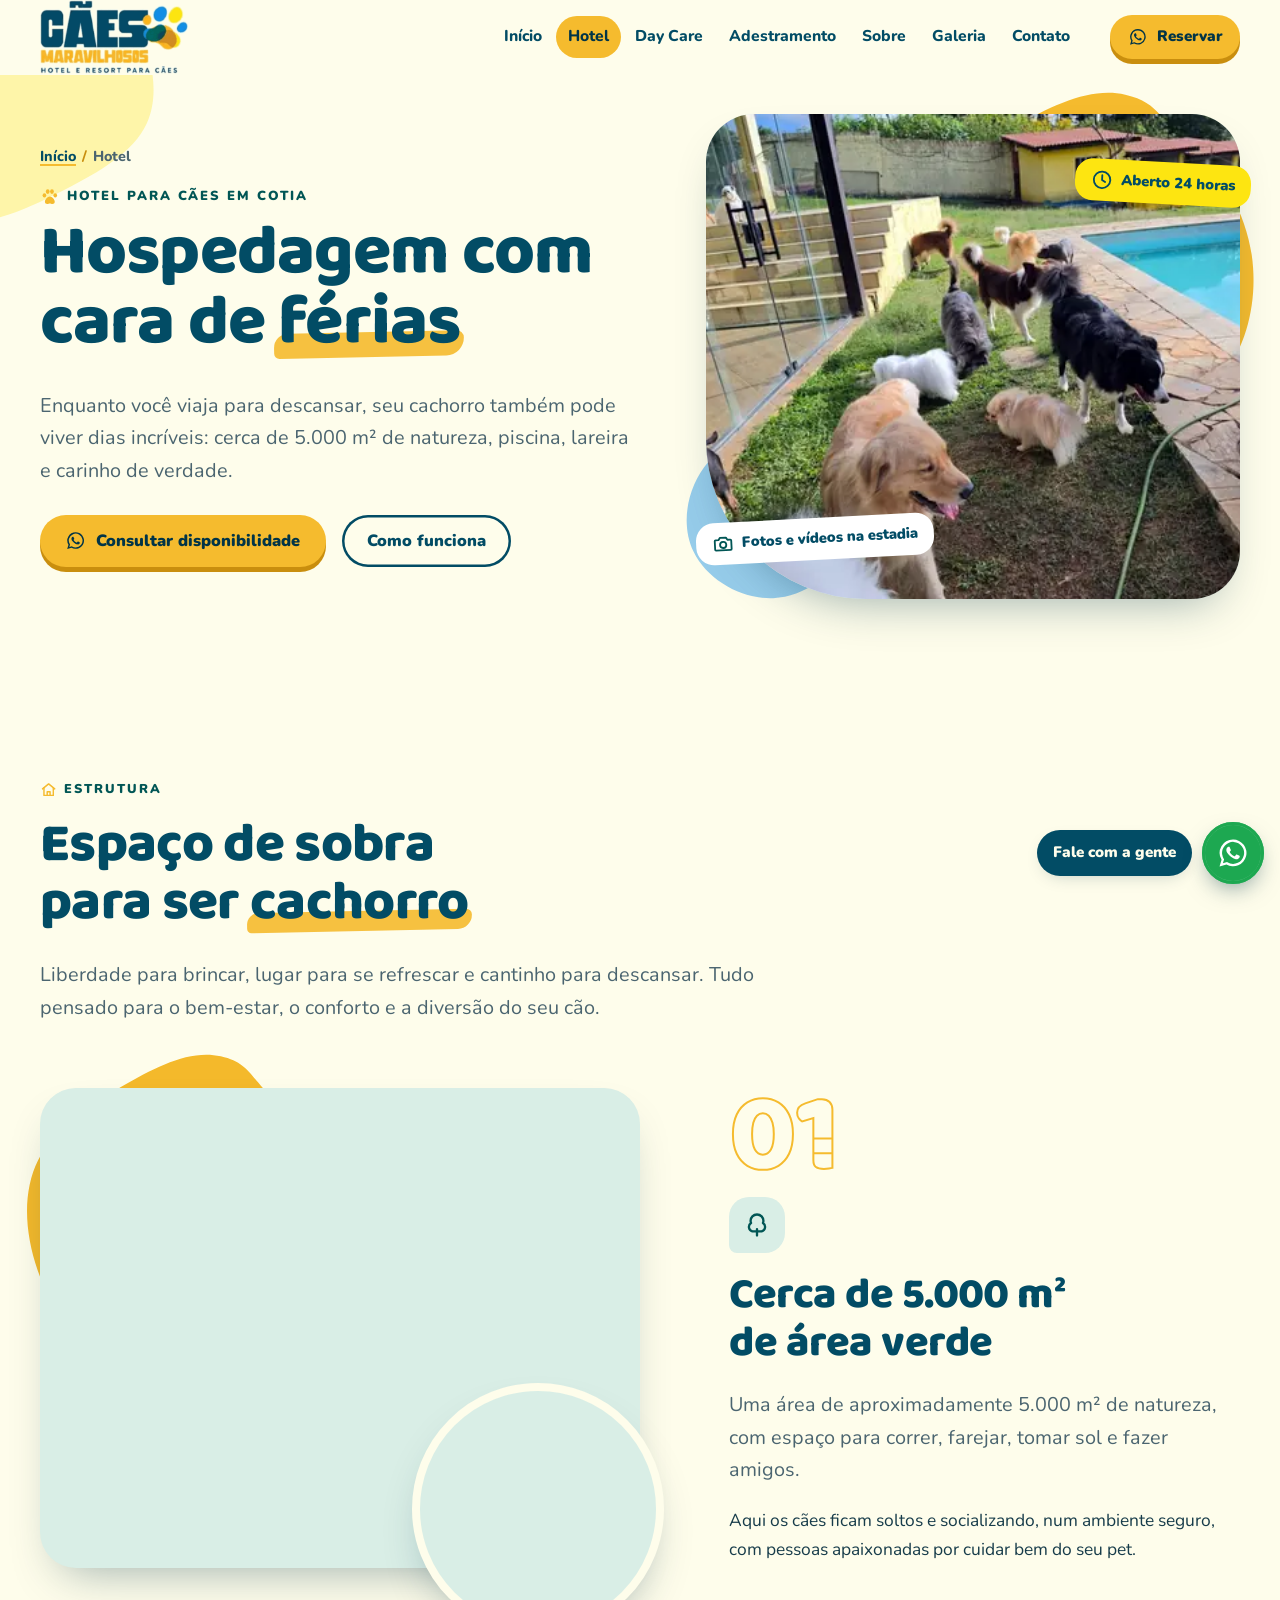
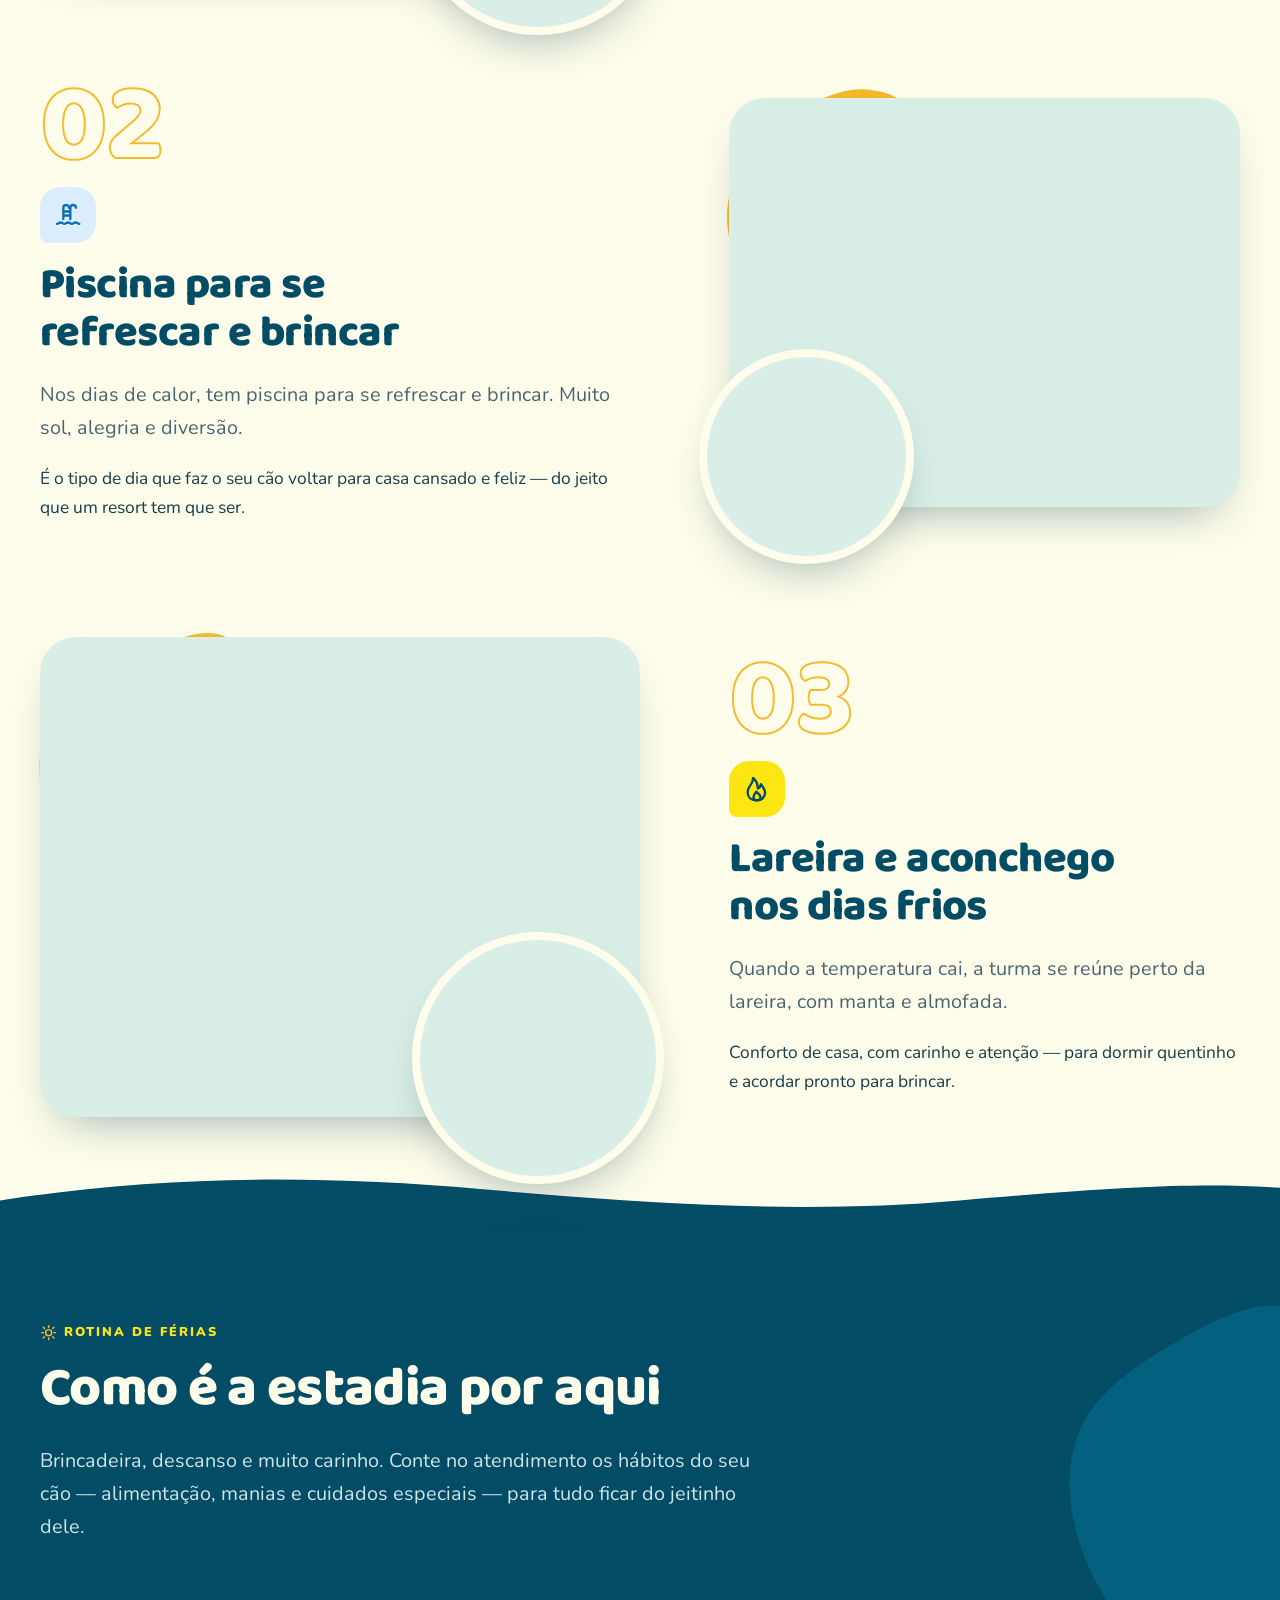
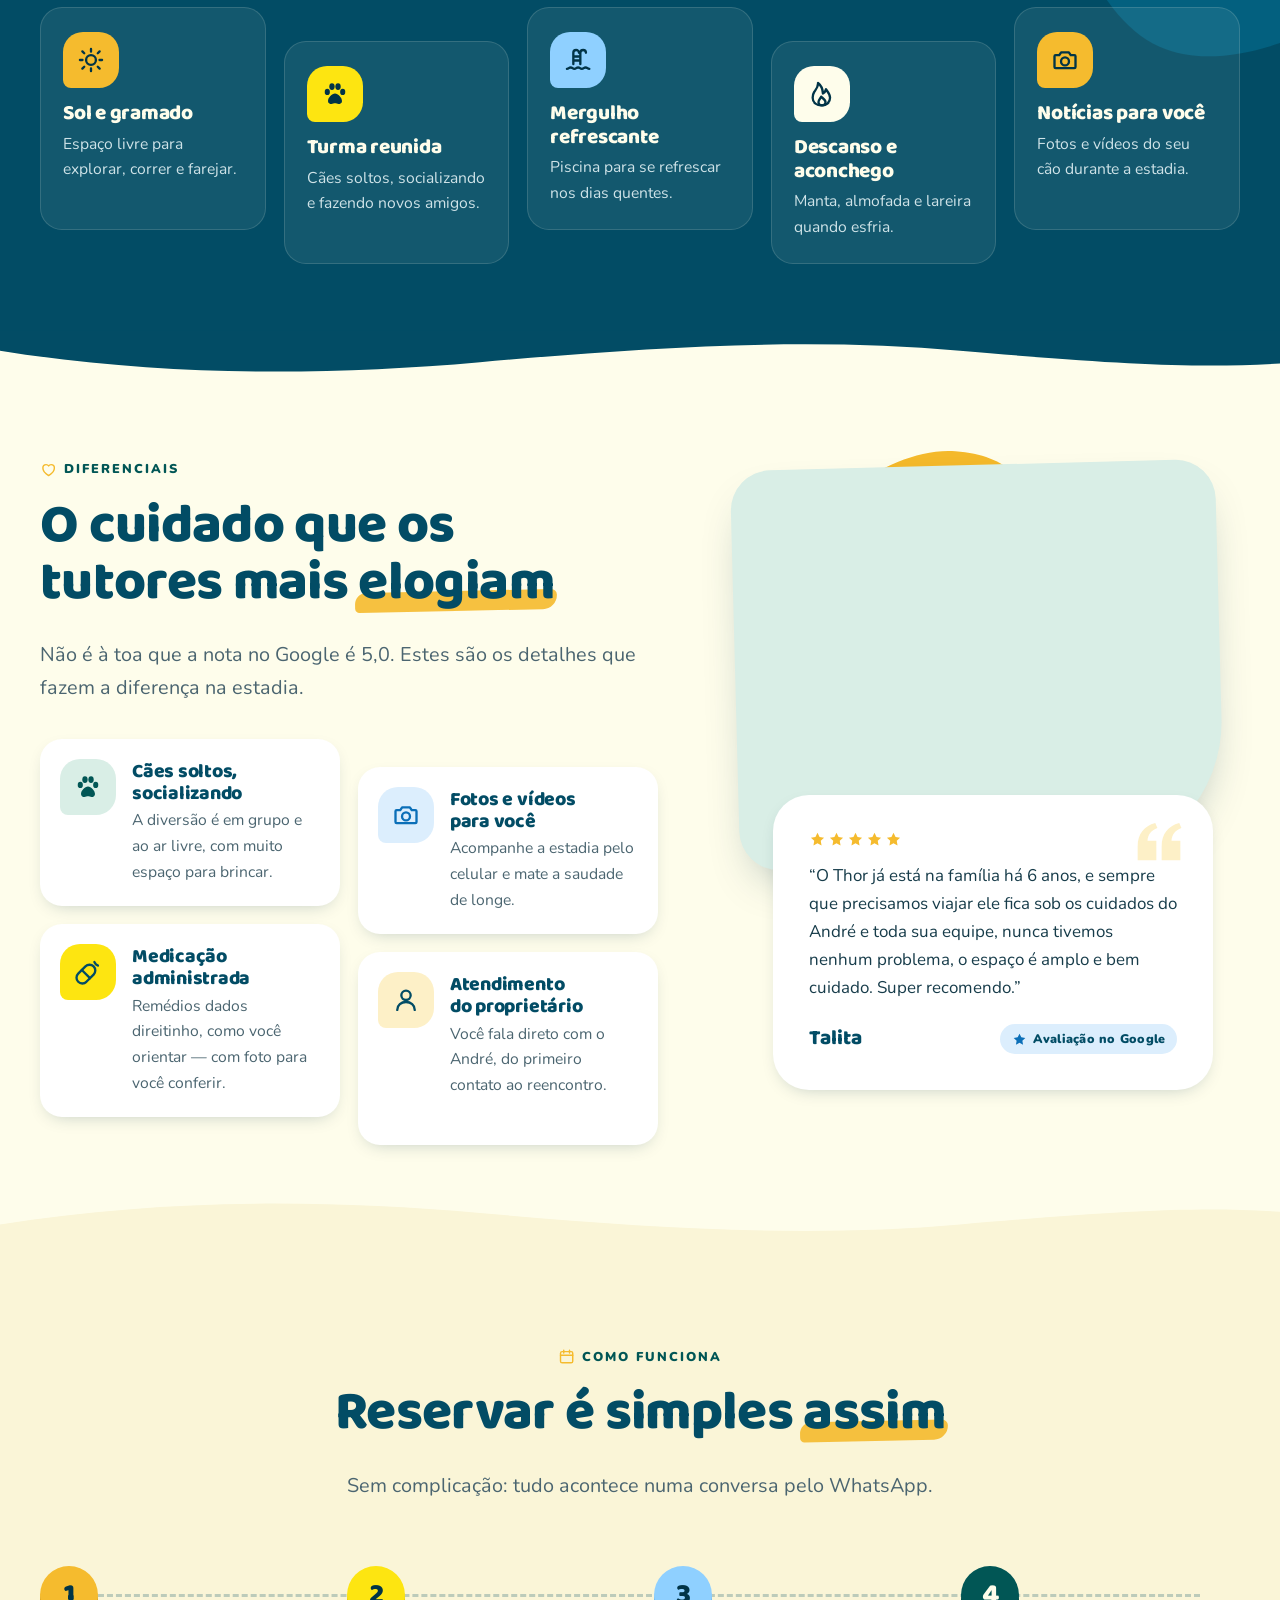
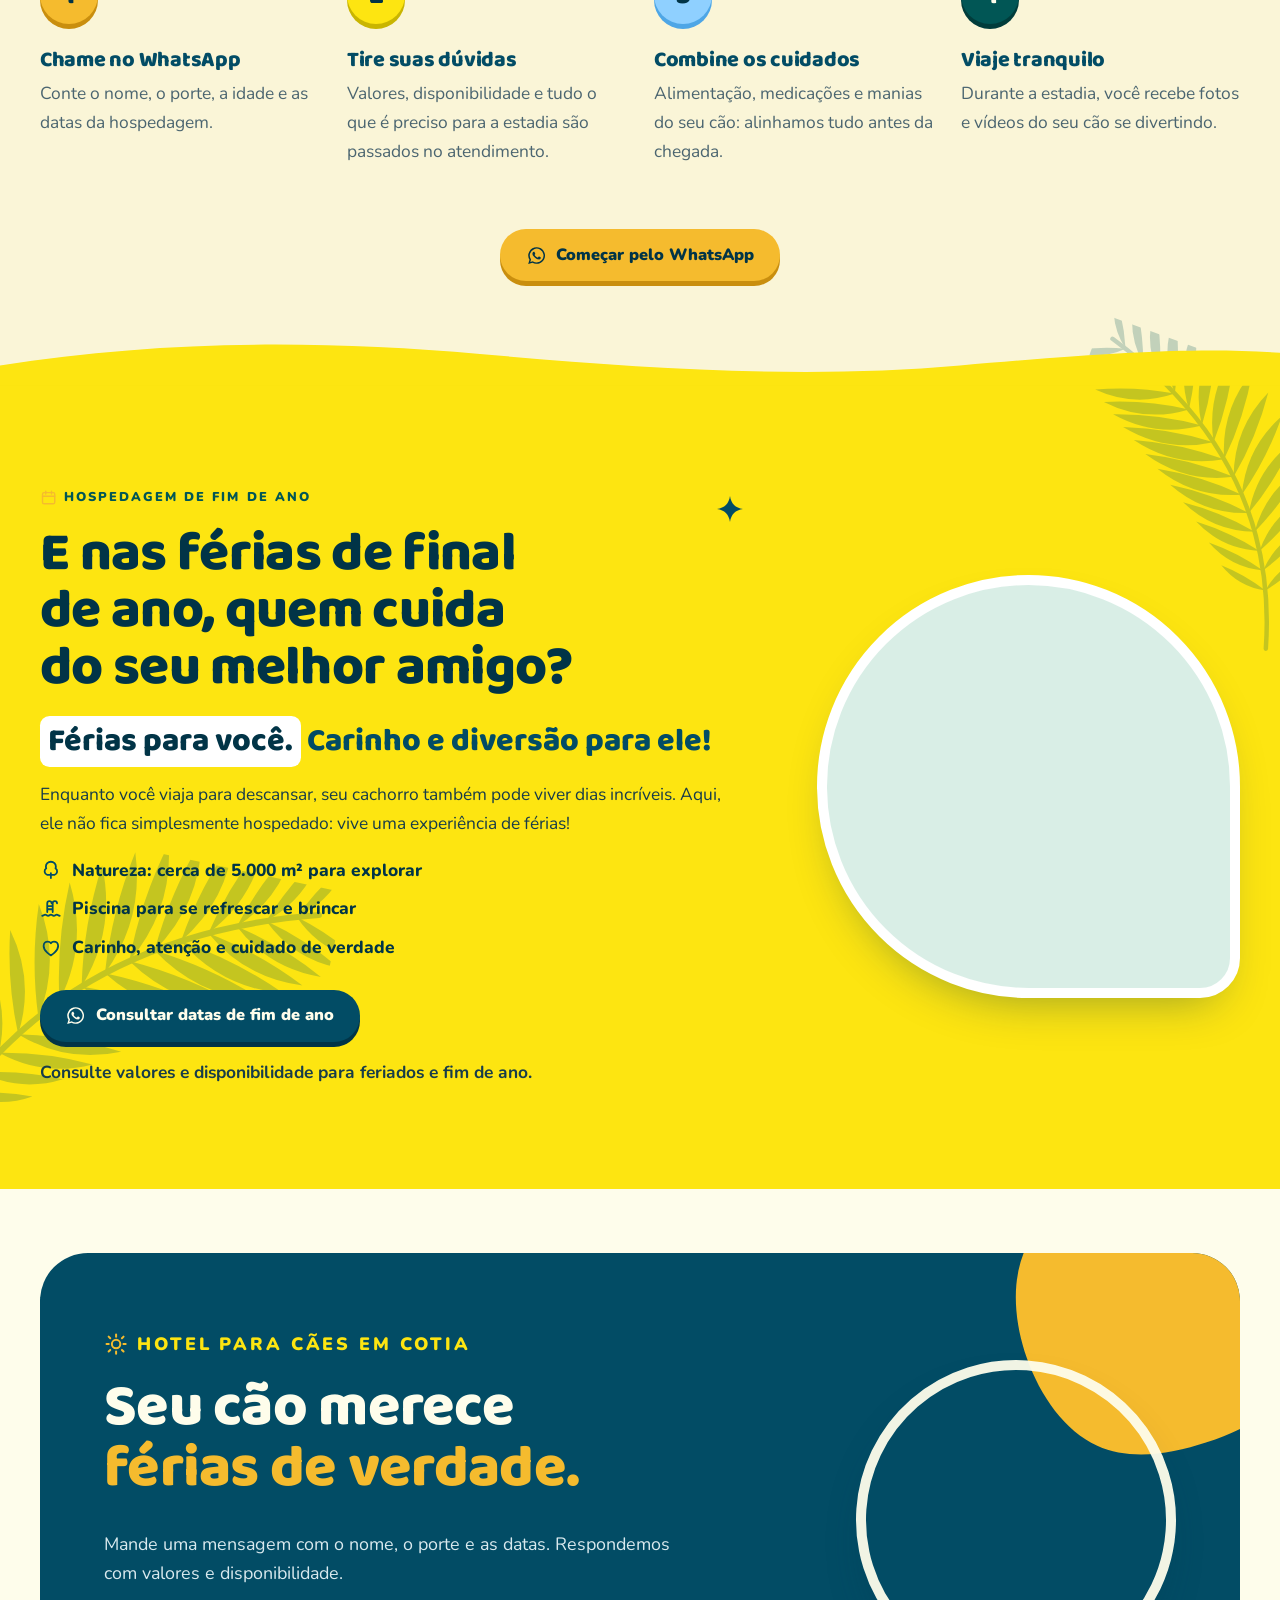
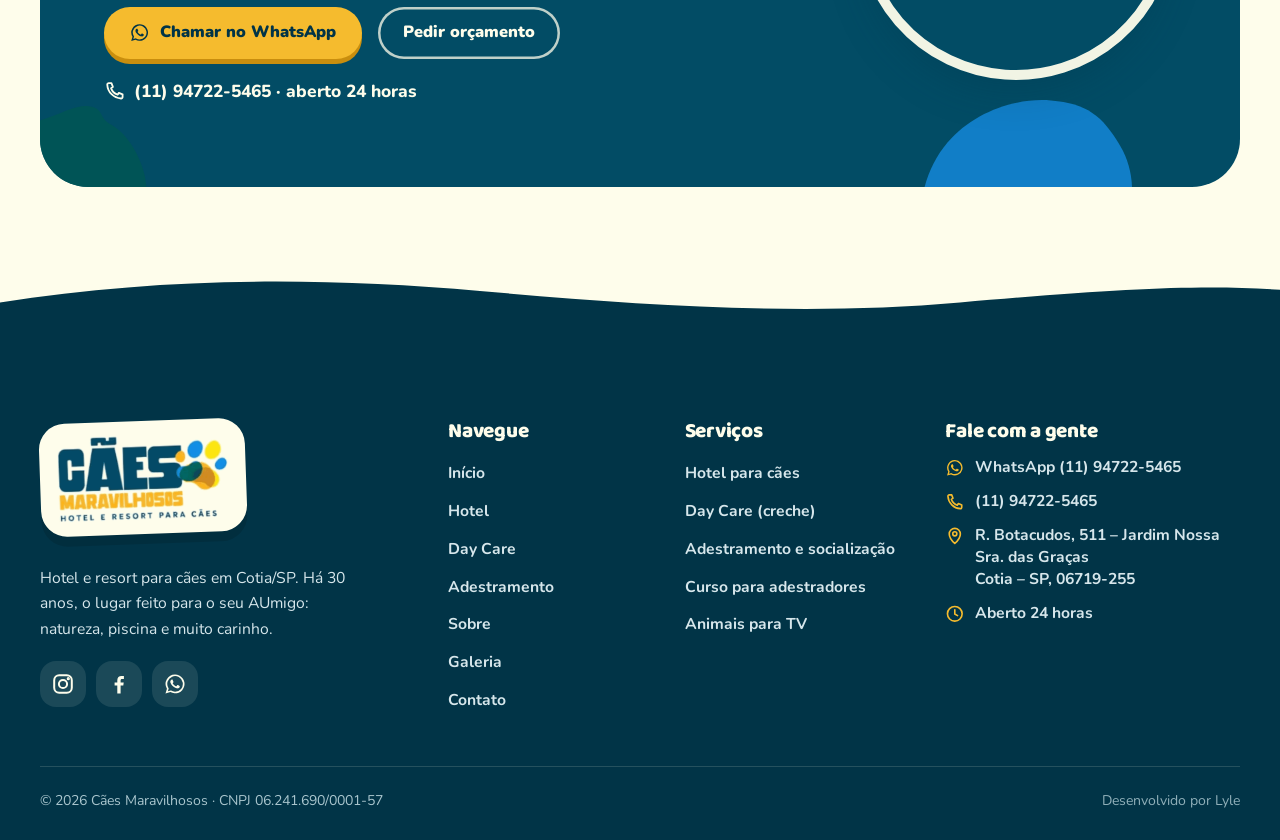
<file: hospedagem.html>
<!doctype html>
<html lang="pt-BR">
<head>
<meta charset="utf-8">
<meta name="viewport" content="width=device-width, initial-scale=1">
<title>Hospedagem para Cães em Cotia com Piscina | Cães Maravilhosos</title>
<meta name="description" content="Hotel para cães em Cotia com cerca de 5.000 m² de área verde, piscina e lareira. Cães soltos socializando, fotos e vídeos na estadia e medicação administrada.">
<meta name="robots" content="index, follow, max-image-preview:large">
<link rel="canonical" href="https://lyleproject.github.io/caes-maravilhosos/hospedagem.html">
<meta name="theme-color" content="#FEFDEB">
<meta property="og:type" content="website">
<meta property="og:locale" content="pt_BR">
<meta property="og:site_name" content="Cães Maravilhosos – Hotel e Resort para Cães">
<meta property="og:title" content="Hospedagem para Cães em Cotia com Piscina | Cães Maravilhosos">
<meta property="og:description" content="Hotel para cães em Cotia com cerca de 5.000 m² de área verde, piscina e lareira. Cães soltos socializando, fotos e vídeos na estadia e medicação administrada.">
<meta property="og:url" content="https://lyleproject.github.io/caes-maravilhosos/hospedagem.html">
<meta property="og:image" content="https://lyleproject.github.io/caes-maravilhosos/assets/img/og-caes-maravilhosos.jpg">
<meta property="og:image:width" content="1200">
<meta property="og:image:height" content="630">
<meta property="og:image:alt" content="Cães brincando no gramado do Cães Maravilhosos, com o logo do hotel">
<meta name="twitter:card" content="summary_large_image">
<meta name="twitter:title" content="Hospedagem para Cães em Cotia com Piscina | Cães Maravilhosos">
<meta name="twitter:description" content="Hotel para cães em Cotia com cerca de 5.000 m² de área verde, piscina e lareira. Cães soltos socializando, fotos e vídeos na estadia e medicação administrada.">
<meta name="twitter:image" content="https://lyleproject.github.io/caes-maravilhosos/assets/img/og-caes-maravilhosos.jpg">
<link rel="icon" href="favicon.ico" sizes="48x48">
<link rel="icon" href="assets/img/favicon.svg" type="image/svg+xml">
<link rel="apple-touch-icon" href="assets/img/apple-touch-icon.png">
<link rel="preload" href="assets/fonts/baloo-2.woff2" as="font" type="font/woff2" crossorigin>
<link rel="preload" href="assets/fonts/nunito.woff2" as="font" type="font/woff2" crossorigin>
<link rel="preload" as="image" type="image/webp" imagesrcset="assets/img/piscina-gramado-caes-480.webp 480w, assets/img/piscina-gramado-caes-960.webp 960w, assets/img/piscina-gramado-caes-1600.webp 1600w" imagesizes="(min-width: 940px) 560px, (min-width: 560px) 520px, calc(100vw - 32px)" fetchpriority="high">
<link rel="stylesheet" href="assets/css/style.css?v=20261123">
<script>document.documentElement.classList.add("js")</script>
<script src="assets/js/main.js?v=20261123" defer></script>
<script type="application/ld+json">{"@context":"https://schema.org","@type":"LocalBusiness","@id":"https://lyleproject.github.io/caes-maravilhosos/#negocio","name":"Cães Maravilhosos – Hotel e Resort para Cães","alternateName":["Cães Maravilhosos","Hotel e Day Care Cães Maravilhosos"],"legalName":"CAES MARAVILHOSOS SERVICOS LTDA","description":"Hotel e resort para cães em Cotia/SP, com cerca de 5.000 m² de área verde, piscina e lareira. Hospedagem, Day Care (creche), adestramento e socialização.","url":"https://lyleproject.github.io/caes-maravilhosos/","logo":"https://lyleproject.github.io/caes-maravilhosos/assets/img/logo-caes-maravilhosos.png","image":["https://lyleproject.github.io/caes-maravilhosos/assets/img/og-caes-maravilhosos.jpg","https://lyleproject.github.io/caes-maravilhosos/assets/img/hotel-casa-gramado-caes-1600.jpg"],"telephone":"+55 11 94722-5465","address":{"@type":"PostalAddress","streetAddress":"R. Botacudos, 511 - Jardim Nossa Sra. das Graças","addressLocality":"Cotia","addressRegion":"SP","postalCode":"06719-255","addressCountry":"BR"},"geo":{"@type":"GeoCoordinates","latitude":-23.6268215,"longitude":-46.9290428},"hasMap":"https://www.google.com/maps/place/C%C3%A3es+Maravilhosos/@-23.6268215,-46.9290428,17z","openingHoursSpecification":[{"@type":"OpeningHoursSpecification","dayOfWeek":["Monday","Tuesday","Wednesday","Thursday","Friday","Saturday","Sunday"],"opens":"00:00","closes":"23:59"}],"areaServed":[{"@type":"City","name":"Cotia"},{"@type":"Place","name":"Granja Viana"}],"sameAs":["https://www.instagram.com/caesmaravilhososoficial/","https://www.facebook.com/caesmaravilhosossp/"],"hasOfferCatalog":{"@type":"OfferCatalog","name":"Serviços para cães","itemListElement":[{"@type":"Offer","itemOffered":{"@type":"Service","name":"Hospedagem para cães (hotel)"}},{"@type":"Offer","itemOffered":{"@type":"Service","name":"Day Care (creche para cães)"}},{"@type":"Offer","itemOffered":{"@type":"Service","name":"Adestramento e socialização"}},{"@type":"Offer","itemOffered":{"@type":"Service","name":"Curso de formação para adestradores"}},{"@type":"Offer","itemOffered":{"@type":"Service","name":"Treinamento de animais para TV"}}]}}</script><script type="application/ld+json">{"@context":"https://schema.org","@type":"BreadcrumbList","itemListElement":[{"@type":"ListItem","position":1,"name":"Início","item":"https://lyleproject.github.io/caes-maravilhosos/"},{"@type":"ListItem","position":2,"name":"Hotel","item":"https://lyleproject.github.io/caes-maravilhosos/hospedagem.html"}]}</script>
</head>
<body>
<svg width="0" height="0" style="position:absolute" aria-hidden="true" focusable="false"><defs><symbol id="i-paw" viewBox="0 0 24 24"><ellipse cx="5.4" cy="10.2" rx="2.2" ry="2.7"/><ellipse cx="9.4" cy="5.6" rx="2.3" ry="2.9"/><ellipse cx="14.6" cy="5.6" rx="2.3" ry="2.9"/><ellipse cx="18.6" cy="10.2" rx="2.2" ry="2.7"/><path d="M12 11.6c-2.6 0-6 3.6-6 6.3 0 1.7 1.3 2.7 2.9 2.7 1.3 0 2-.6 3.1-.6s1.8.6 3.1.6c1.6 0 2.9-1 2.9-2.7 0-2.7-3.4-6.3-6-6.3z"/></symbol><symbol id="i-star" viewBox="0 0 24 24"><path d="M12 2.6l2.9 5.9 6.4.9-4.7 4.5 1.1 6.4L12 17.3l-5.7 3 1.1-6.4-4.7-4.5 6.4-.9z"/></symbol><symbol id="i-sun" viewBox="0 0 24 24"><circle cx="12" cy="12" r="4.2"/><path d="M12 2.5v2.2M12 19.3v2.2M4.6 4.6l1.6 1.6M17.8 17.8l1.6 1.6M2.5 12h2.2M19.3 12h2.2M4.6 19.4l1.6-1.6M17.8 6.2l1.6-1.6"/></symbol><symbol id="i-pool" viewBox="0 0 24 24"><path d="M8 15.5V5.8a2.4 2.4 0 0 1 4.8 0M14 15.5V5.8a2.4 2.4 0 0 1 4.8 0M8 9h6M8 12.4h6"/><path d="M2.5 19.6c1.6 0 1.6-1.2 3.2-1.2s1.6 1.2 3.2 1.2 1.6-1.2 3.2-1.2 1.6 1.2 3.2 1.2 1.6-1.2 3.2-1.2 1.6 1.2 3.2 1.2"/></symbol><symbol id="i-fire" viewBox="0 0 24 24"><path d="M12 21.8c3.9 0 6.9-2.7 6.9-6.5 0-3.3-2.1-5.4-3.5-7.4-.4 1.8-1.3 3-2.6 3.6-.2-3.6-1.4-6.8-4.2-8.9.3 3.5-2 5.8-3.4 7.9-.8 1.2-1.2 2.8-1.2 4.8 0 3.8 3.1 6.5 8 6.5z"/><path d="M12 21.8c-1.7 0-3-1.2-3-2.9 0-1.9 1.6-2.9 2.3-4.6.9 1 3.7 2.6 3.7 4.6 0 1.7-1.3 2.9-3 2.9z"/></symbol><symbol id="i-heart" viewBox="0 0 24 24"><path d="M12 20.3s-8-4.6-8-10.5C4 7 6.1 5 8.6 5c1.6 0 2.7.8 3.4 1.9C12.7 5.8 13.8 5 15.4 5 17.9 5 20 7 20 9.8c0 5.9-8 10.5-8 10.5z"/></symbol><symbol id="i-camera" viewBox="0 0 24 24"><path d="M4 7.8h3.1l1.6-2.4h6.6l1.6 2.4H20a1 1 0 0 1 1 1V18a1 1 0 0 1-1 1H4a1 1 0 0 1-1-1V8.8a1 1 0 0 1 1-1z"/><circle cx="12" cy="13.2" r="3.4"/></symbol><symbol id="i-pill" viewBox="0 0 24 24"><path d="M10.6 20.4a4.9 4.9 0 0 1-7-7l6.2-6.2a4.9 4.9 0 0 1 7 7z"/><path d="M6.7 10.3l7 7"/><path d="M17.5 3.5l1 1.6M20.5 6.5l-1.6-1"/></symbol><symbol id="i-user" viewBox="0 0 24 24"><circle cx="12" cy="8" r="4"/><path d="M4.5 20.5c0-4.1 3.4-6.8 7.5-6.8s7.5 2.7 7.5 6.8"/></symbol><symbol id="i-shield" viewBox="0 0 24 24"><path d="M12 3l7.5 2.8v5.9c0 4.5-3.2 8.2-7.5 9.3-4.3-1.1-7.5-4.8-7.5-9.3V5.8z"/><path d="M8.7 12.2l2.3 2.3 4.4-4.7"/></symbol><symbol id="i-whatsapp" viewBox="0 0 24 24"><path d="M12.04 2.5a9.43 9.43 0 0 0-8.1 14.27L2.5 21.5l4.88-1.4A9.43 9.43 0 1 0 12.04 2.5zm0 17.2a7.8 7.8 0 0 1-3.98-1.09l-.29-.17-2.9.83.85-2.82-.19-.3a7.78 7.78 0 1 1 6.51 3.55zm4.27-5.82c-.23-.12-1.38-.68-1.6-.76-.21-.08-.37-.12-.53.12-.16.23-.6.76-.74.92-.14.16-.27.18-.5.06a6.4 6.4 0 0 1-1.88-1.16 7.05 7.05 0 0 1-1.3-1.62c-.14-.23 0-.36.1-.47.1-.1.23-.27.35-.41.12-.14.16-.23.23-.39.08-.16.04-.3-.02-.41-.06-.12-.53-1.27-.72-1.74-.19-.46-.38-.39-.53-.4h-.45a.86.86 0 0 0-.62.29 2.6 2.6 0 0 0-.82 1.94c0 1.14.84 2.25.95 2.4.12.16 1.64 2.5 3.97 3.5.56.24.99.38 1.33.49.56.18 1.07.15 1.47.09.45-.07 1.38-.56 1.57-1.11.2-.55.2-1.01.14-1.11-.06-.1-.21-.16-.44-.27z"/></symbol><symbol id="i-instagram" viewBox="0 0 24 24"><rect x="3.2" y="3.2" width="17.6" height="17.6" rx="5"/><circle cx="12" cy="12" r="4.1"/><circle cx="17.3" cy="6.7" r=".6" fill="currentColor"/></symbol><symbol id="i-facebook" viewBox="0 0 24 24"><path d="M13.6 21.5v-8h2.7l.4-3.1h-3.1V8.4c0-.9.3-1.5 1.6-1.5h1.7V4.1c-.3 0-1.3-.1-2.5-.1-2.4 0-4.1 1.5-4.1 4.2v2.2H7.6v3.1h2.7v8z"/></symbol><symbol id="i-phone" viewBox="0 0 24 24"><path d="M5.2 3.5h3l1.6 4.1-2 1.4a11.4 11.4 0 0 0 7.2 7.2l1.4-2 4.1 1.6v3a1.6 1.6 0 0 1-1.7 1.6C10.6 19.9 4.1 13.4 3.6 5.2a1.6 1.6 0 0 1 1.6-1.7z"/></symbol><symbol id="i-pin" viewBox="0 0 24 24"><path d="M12 21.3s-6.8-6-6.8-11.6a6.8 6.8 0 0 1 13.6 0c0 5.6-6.8 11.6-6.8 11.6z"/><circle cx="12" cy="9.6" r="2.5"/></symbol><symbol id="i-clock" viewBox="0 0 24 24"><circle cx="12" cy="12" r="9"/><path d="M12 7v5.2l3.4 2"/></symbol><symbol id="i-arrow" viewBox="0 0 24 24"><path d="M5 12h14M13 6l6 6-6 6"/></symbol><symbol id="i-arrow-up" viewBox="0 0 24 24"><path d="M7 17L17 7M8.5 7H17v8.5"/></symbol><symbol id="i-left" viewBox="0 0 24 24"><path d="M15 5l-7 7 7 7"/></symbol><symbol id="i-right" viewBox="0 0 24 24"><path d="M9 5l7 7-7 7"/></symbol><symbol id="i-close" viewBox="0 0 24 24"><path d="M6 6l12 12M18 6L6 18"/></symbol><symbol id="i-menu" viewBox="0 0 24 24"><path d="M4 7h16M4 12h16M4 17h11"/></symbol><symbol id="i-check" viewBox="0 0 24 24"><path d="M5 12.5l4.5 4.5L19 7.5"/></symbol><symbol id="i-plus" viewBox="0 0 24 24"><path d="M12 5v14M5 12h14"/></symbol><symbol id="i-zoom" viewBox="0 0 24 24"><circle cx="10.5" cy="10.5" r="6.5"/><path d="M15.5 15.5L20 20M10.5 7.8v5.4M7.8 10.5h5.4"/></symbol><symbol id="i-tree" viewBox="0 0 24 24"><path d="M12 21v-5.5"/><path d="M12 3c-3.2 0-5.5 2.6-5.5 5.4 0 .7.1 1.3.4 1.9A4 4 0 0 0 8 17.5h8a4 4 0 0 0 1.1-7.2c.3-.6.4-1.2.4-1.9C17.5 5.6 15.2 3 12 3z"/></symbol><symbol id="i-ball" viewBox="0 0 24 24"><circle cx="12" cy="12" r="9"/><path d="M5.6 5.6a9 9 0 0 1 0 12.8M18.4 5.6a9 9 0 0 0 0 12.8"/></symbol><symbol id="i-music" viewBox="0 0 24 24"><path d="M9 18V5.6l11-2.4v12.4"/><circle cx="6.5" cy="18" r="2.5"/><circle cx="17.5" cy="15.6" r="2.5"/></symbol><symbol id="i-palette" viewBox="0 0 24 24"><path d="M12 3a9 9 0 0 0 0 18c1.1 0 1.8-.8 1.8-1.8 0-.5-.2-.9-.5-1.2a1.8 1.8 0 0 1 1.3-3H17a4 4 0 0 0 4-4C21 6.6 17 3 12 3z"/><circle cx="7.6" cy="11.2" r="1.1" fill="currentColor"/><circle cx="10.2" cy="7.2" r="1.1" fill="currentColor"/><circle cx="15" cy="7.6" r="1.1" fill="currentColor"/></symbol><symbol id="i-screen" viewBox="0 0 24 24"><rect x="2.5" y="4" width="19" height="12.6" rx="2"/><path d="M8 20.5h8M12 16.6v3.9"/><path d="M10.2 8v4.8l4-2.4z"/></symbol><symbol id="i-cap" viewBox="0 0 24 24"><path d="M2 9.2L12 4.5l10 4.7-10 4.7z"/><path d="M6 11.2v4.6c0 1.5 2.7 3 6 3s6-1.5 6-3v-4.6M22 9.2v5.5"/></symbol><symbol id="i-clapper" viewBox="0 0 24 24"><path d="M3.5 10h17v9a1 1 0 0 1-1 1h-15a1 1 0 0 1-1-1z"/><path d="M3.5 10l-.7-3.2a1 1 0 0 1 .8-1.2L17.8 3l.9 3.7z"/><path d="M7.7 4.9l2.2 3.3M12.6 4l2.2 3.3"/></symbol><symbol id="i-award" viewBox="0 0 24 24"><circle cx="12" cy="9" r="6"/><path d="M8.6 13.9L7 21.5l5-2.6 5 2.6-1.6-7.6"/><path d="M12 6.3l.9 1.8 2 .3-1.5 1.4.4 2-1.8-1-1.8 1 .4-2-1.5-1.4 2-.3z"/></symbol><symbol id="i-smile" viewBox="0 0 24 24"><circle cx="12" cy="12" r="9"/><path d="M8.2 14.2c1 1.4 2.3 2.1 3.8 2.1s2.8-.7 3.8-2.1"/><path d="M9 9.6h.01M15 9.6h.01" stroke-width="3"/></symbol><symbol id="i-balance" viewBox="0 0 24 24"><path d="M12 4v16M7.5 20h9M5 7.5h14"/><path d="M5 7.5l-2.6 5.6a2.7 2.7 0 0 0 5.2 0zM19 7.5l-2.6 5.6a2.7 2.7 0 0 0 5.2 0z"/></symbol><symbol id="i-target" viewBox="0 0 24 24"><circle cx="12" cy="12" r="9"/><circle cx="12" cy="12" r="5"/><circle cx="12" cy="12" r="1.3" fill="currentColor"/></symbol><symbol id="i-calendar" viewBox="0 0 24 24"><rect x="3.5" y="5" width="17" height="15.5" rx="2.2"/><path d="M3.5 10h17M8 3v4M16 3v4"/></symbol><symbol id="i-home" viewBox="0 0 24 24"><path d="M3.5 11L12 4l8.5 7"/><path d="M5.5 9.5V20h13V9.5"/><path d="M10 20v-5h4v5"/></symbol><symbol id="i-lock" viewBox="0 0 24 24"><rect x="4.5" y="10.5" width="15" height="10" rx="2.2"/><path d="M8 10.5V7.8a4 4 0 0 1 8 0v2.7"/></symbol><symbol id="i-quote" viewBox="0 0 24 24"><path d="M4 18.5v-5.2C4 8.6 6.4 5.6 10.6 4.5l.8 1.9C9 7.3 7.8 9 7.7 11.2H11v7.3zm9 0v-5.2c0-4.7 2.4-7.7 6.6-8.8l.8 1.9c-2.4.9-3.6 2.6-3.7 4.8H20v7.3z"/></symbol></defs></svg>
<a class="skip-link" href="#conteudo">Pular para o conteúdo</a>
<header class="site-header">
  <div class="container header-inner">
    <a class="brand" href="index.html"><img src="assets/img/logo-caes-maravilhosos.png" width="440" height="221" alt="Cães Maravilhosos – Hotel e Resort para Cães (página inicial)"></a>
    <button class="nav-toggle" type="button" aria-expanded="false" aria-controls="menu-principal" aria-label="Abrir menu"><svg class="icon icon-open" aria-hidden="true" focusable="false"><use href="#i-menu"></use></svg><svg class="icon icon-close" aria-hidden="true" focusable="false"><use href="#i-close"></use></svg></button>
    <nav class="nav" id="menu-principal" aria-label="Menu principal">
      <ul class="nav-list">
        <li><a class="nav-link" href="index.html">Início</a></li><li><a class="nav-link" href="hospedagem.html" aria-current="page">Hotel</a></li><li><a class="nav-link" href="daycare.html">Day Care</a></li><li><a class="nav-link" href="adestramento.html">Adestramento</a></li><li><a class="nav-link" href="sobre.html">Sobre</a></li><li><a class="nav-link" href="galeria.html">Galeria</a></li><li><a class="nav-link" href="contato.html">Contato</a></li>
      </ul>
      <div class="nav-extra">
        <a class="btn" href="https://wa.me/5511947225465?text=Ol%C3%A1%21%20Vi%20o%20site%20e%20quero%20saber%20sobre%20hospedagem%20para%20meu%20c%C3%A3o." target="_blank" rel="noopener"><svg class="icon icon--fill" aria-hidden="true" focusable="false"><use href="#i-whatsapp"></use></svg> Reservar pelo WhatsApp</a>
        <p><svg class="icon" aria-hidden="true" focusable="false"><use href="#i-clock"></use></svg> Aberto 24 horas · (11) 94722-5465</p>
      </div>
    </nav>
    <a class="btn btn--sm header-cta" href="https://wa.me/5511947225465?text=Ol%C3%A1%21%20Vi%20o%20site%20e%20quero%20saber%20sobre%20hospedagem%20para%20meu%20c%C3%A3o." target="_blank" rel="noopener"><svg class="icon icon--fill" aria-hidden="true" focusable="false"><use href="#i-whatsapp"></use></svg> Reservar</a>
  </div>
</header>
<main id="conteudo">
<section class="page-hero" aria-labelledby="page-title">
  <svg class="blob blend pb-bg" viewBox="-100 -100 200 200" aria-hidden="true" focusable="false"><path d="M40.9,-52.4C52.9,-45.6,62.3,-33.4,68.9,-18.6C75.5,-3.8,79.3,13.6,73.2,26.9C67.1,40.2,51.1,49.4,35.4,57.5C19.7,65.6,4.3,72.6,-12.3,73C-28.9,73.4,-46.7,67.2,-57.9,54.9C-69.1,42.6,-73.7,24.2,-74.3,6.3C-74.9,-11.6,-71.5,-29,-61.2,-39.8C-50.9,-50.6,-33.7,-54.8,-18.6,-60.4C-3.5,-66,9.5,-73.1,21.6,-70.3C33.7,-67.5,28.9,-59.2,40.9,-52.4Z"/></svg>
  <svg class="sparkle" style="--s:22px;right:8%;top:12%" viewBox="0 0 24 24" aria-hidden="true" focusable="false"><path fill="currentColor" d="M12 0C13 7 17 11 24 12 17 13 13 17 12 24 11 17 7 13 0 12 7 11 11 7 12 0Z"/></svg>
  <div class="container page-hero-grid">
    <div>
      <nav class="breadcrumb" aria-label="Você está em"><ol><li><a href="index.html">Início</a></li><li aria-current="page">Hotel</li></ol></nav>
      <h1 id="page-title"><span class="h1-kicker"><svg class="icon icon--fill" aria-hidden="true" focusable="false"><use href="#i-paw"></use></svg> Hotel para cães em Cotia</span><span class="h1-display">Hospedagem com cara de <span class="mark">férias</span></span></h1>
      <p class="lead">Enquanto você viaja para descansar, seu cachorro também pode viver dias incríveis: cerca de 5.000 m² de natureza, piscina, lareira e carinho de verdade.</p>
      <div class="btn-row"><a class="btn" href="https://wa.me/5511947225465?text=Ol%C3%A1%21%20Vi%20o%20site%20e%20quero%20saber%20sobre%20hospedagem%20para%20meu%20c%C3%A3o." target="_blank" rel="noopener"><svg class="icon icon--fill" aria-hidden="true" focusable="false"><use href="#i-whatsapp"></use></svg> Consultar disponibilidade</a><a class="btn btn--outline" href="#como-funciona">Como funciona</a></div>
    </div>
    <div class="page-hero-media"><svg class="blob blend pb1" viewBox="-100 -100 200 200" aria-hidden="true" focusable="false"><path d="M53.5,-62.1C68.2,-50.4,78,-32.4,80.9,-13.2C83.7,6,79.5,26.4,68.3,41.6C57.1,56.8,38.9,66.8,19.3,73.3C-0.3,79.8,-21.3,82.8,-38.3,75.1C-55.3,67.4,-68.3,49,-75.4,28.8C-82.5,8.6,-83.7,-13.4,-75.2,-30.4C-66.7,-47.4,-48.5,-59.4,-30.2,-70.1C-11.9,-80.8,6.5,-90.2,23.1,-86.4C39.7,-82.6,38.8,-73.8,53.5,-62.1Z"/></svg><svg class="blob blend pb2" viewBox="-100 -100 200 200" aria-hidden="true" focusable="false"><path d="M60,-41C72,-21,70,5,58,27C46,49,24,67,-2,68C-28,69,-56,53,-67,30C-78,7,-72,-23,-55,-43C-38,-63,-10,-73,14,-71C38,-69,48,-61,60,-41Z"/></svg>
      <div class="photo"><picture><source type="image/webp" srcset="assets/img/piscina-gramado-caes-480.webp 480w, assets/img/piscina-gramado-caes-960.webp 960w, assets/img/piscina-gramado-caes-1600.webp 1600w" sizes="(min-width: 940px) 560px, (min-width: 560px) 520px, calc(100vw - 32px)"><img src="assets/img/piscina-gramado-caes-960.jpg" srcset="assets/img/piscina-gramado-caes-480.jpg 480w, assets/img/piscina-gramado-caes-960.jpg 960w, assets/img/piscina-gramado-caes-1600.jpg 1600w" sizes="(min-width: 940px) 560px, (min-width: 560px) 520px, calc(100vw - 32px)" width="1600" height="1200" alt="Cães de várias raças, entre eles um golden retriever e um border collie, no gramado ao lado da piscina" decoding="async" fetchpriority="high"></picture></div>
      <span class="chip chip--a"><svg class="icon" aria-hidden="true" focusable="false"><use href="#i-camera"></use></svg> Fotos e vídeos na estadia</span>
      <span class="chip chip--b"><svg class="icon" aria-hidden="true" focusable="false"><use href="#i-clock"></use></svg> Aberto 24 horas</span></div>
  </div>
</section>

<section class="section" aria-labelledby="estrutura-title">
  <div class="container">
    <div class="section-head reveal">
      <p class="eyebrow"><svg class="icon" aria-hidden="true" focusable="false"><use href="#i-home"></use></svg> Estrutura</p>
      <h2 id="estrutura-title">Espaço de sobra para ser <span class="mark">cachorro</span></h2>
      <p class="lead">Liberdade para brincar, lugar para se refrescar e cantinho para descansar. Tudo pensado para o bem-estar, o conforto e a diversão do seu cão.</p>
    </div>
    <div class="zigzag"><div class="zz-row">
        <div class="zz-media reveal">
          <svg class="blob blend" style="--s:62%;color:var(--gold);left:-8%;top:-12%" viewBox="-100 -100 200 200" aria-hidden="true" focusable="false"><path d="M53.5,-62.1C68.2,-50.4,78,-32.4,80.9,-13.2C83.7,6,79.5,26.4,68.3,41.6C57.1,56.8,38.9,66.8,19.3,73.3C-0.3,79.8,-21.3,82.8,-38.3,75.1C-55.3,67.4,-68.3,49,-75.4,28.8C-82.5,8.6,-83.7,-13.4,-75.2,-30.4C-66.7,-47.4,-48.5,-59.4,-30.2,-70.1C-11.9,-80.8,6.5,-90.2,23.1,-86.4C39.7,-82.6,38.8,-73.8,53.5,-62.1Z"/></svg>
          <div class="photo"><picture><source type="image/webp" srcset="assets/img/caes-brincando-arvore-480.webp 480w, assets/img/caes-brincando-arvore-960.webp 960w, assets/img/caes-brincando-arvore-1600.webp 1600w" sizes="(min-width: 900px) 600px, 92vw"><img src="assets/img/caes-brincando-arvore-960.jpg" srcset="assets/img/caes-brincando-arvore-480.jpg 480w, assets/img/caes-brincando-arvore-960.jpg 960w, assets/img/caes-brincando-arvore-1600.jpg 1600w" sizes="(min-width: 900px) 600px, 92vw" width="1600" height="1200" alt="Cães correndo e brincando ao redor de uma árvore no gramado do hotel" decoding="async" loading="lazy"></picture></div>
          <div class="photo photo--small"><picture><source type="image/webp" srcset="assets/img/retrato-shiba-caramelo-480.webp 480w, assets/img/retrato-shiba-caramelo-960.webp 960w, assets/img/retrato-shiba-caramelo-1440.webp 1440w" sizes="(min-width: 900px) 250px, 40vw"><img src="assets/img/retrato-shiba-caramelo-960.jpg" srcset="assets/img/retrato-shiba-caramelo-480.jpg 480w, assets/img/retrato-shiba-caramelo-960.jpg 960w, assets/img/retrato-shiba-caramelo-1440.jpg 1440w" sizes="(min-width: 900px) 250px, 40vw" width="1440" height="1440" alt="Shiba inu caramelo sorridente caminhando no gramado ao lado de outro cão" decoding="async" loading="lazy"></picture></div>
        </div>
        <div class="zz-copy reveal" style="--d:.1s">
          <span class="zz-num" aria-hidden="true">01</span>
          <span class="icon-bubble icon-bubble--green"><svg class="icon" aria-hidden="true" focusable="false"><use href="#i-tree"></use></svg></span>
          <h3 style="margin-top:18px">Cerca de 5.000 m² de área verde</h3>
          <p class="lead">Uma área de aproximadamente 5.000 m² de natureza, com espaço para correr, farejar, tomar sol e fazer amigos.</p>
          <p>Aqui os cães ficam soltos e socializando, num ambiente seguro, com pessoas apaixonadas por cuidar bem do seu pet.</p>
        </div>
      </div><div class="zz-row">
        <div class="zz-media reveal">
          <svg class="blob blend" style="--s:62%;color:var(--gold);left:-8%;top:-12%" viewBox="-100 -100 200 200" aria-hidden="true" focusable="false"><path d="M47.3,-57.4C59.2,-46.4,66,-30.1,70.6,-12.4C75.2,5.3,77.6,24.4,69.4,37.7C61.2,51,42.4,58.5,24.5,63.9C6.6,69.3,-10.4,72.6,-27.1,68.1C-43.8,63.6,-60.2,51.3,-68.6,34.9C-77,18.5,-77.4,-2,-70.4,-18.6C-63.4,-35.2,-49,-47.9,-33.9,-58C-18.8,-68.1,-3,-75.6,12.4,-74.5C27.8,-73.4,35.4,-68.4,47.3,-57.4Z"/></svg>
          <div class="photo"><picture><source type="image/webp" srcset="assets/img/deck-piscina-caes-480.webp 480w, assets/img/deck-piscina-caes-960.webp 960w, assets/img/deck-piscina-caes-1440.webp 1440w" sizes="(min-width: 900px) 600px, 92vw"><img src="assets/img/deck-piscina-caes-960.jpg" srcset="assets/img/deck-piscina-caes-480.jpg 480w, assets/img/deck-piscina-caes-960.jpg 960w, assets/img/deck-piscina-caes-1440.jpg 1440w" sizes="(min-width: 900px) 600px, 92vw" width="1440" height="1440" alt="Cães de pequeno e médio porte brincando no deck de pedra ao lado da piscina" decoding="async" loading="lazy"></picture></div>
          <div class="photo photo--small"><picture><source type="image/webp" srcset="assets/img/shiba-beira-piscina-480.webp 480w, assets/img/shiba-beira-piscina-960.webp 960w, assets/img/shiba-beira-piscina-1440.webp 1440w" sizes="(min-width: 900px) 250px, 40vw"><img src="assets/img/shiba-beira-piscina-960.jpg" srcset="assets/img/shiba-beira-piscina-480.jpg 480w, assets/img/shiba-beira-piscina-960.jpg 960w, assets/img/shiba-beira-piscina-1440.jpg 1440w" sizes="(min-width: 900px) 250px, 40vw" width="1440" height="1440" alt="Shiba inu caramelo e um amigo na beira da piscina, com reflexo na água" decoding="async" loading="lazy"></picture></div>
        </div>
        <div class="zz-copy reveal" style="--d:.1s">
          <span class="zz-num" aria-hidden="true">02</span>
          <span class="icon-bubble icon-bubble--blue"><svg class="icon" aria-hidden="true" focusable="false"><use href="#i-pool"></use></svg></span>
          <h3 style="margin-top:18px">Piscina para se refrescar e brincar</h3>
          <p class="lead">Nos dias de calor, tem piscina para se refrescar e brincar. Muito sol, alegria e diversão.</p>
          <p>É o tipo de dia que faz o seu cão voltar para casa cansado e feliz — do jeito que um resort tem que ser.</p>
        </div>
      </div><div class="zz-row">
        <div class="zz-media reveal">
          <svg class="blob blend" style="--s:62%;color:var(--gold);left:-8%;top:-12%" viewBox="-100 -100 200 200" aria-hidden="true" focusable="false"><path d="M40.9,-52.4C52.9,-45.6,62.3,-33.4,68.9,-18.6C75.5,-3.8,79.3,13.6,73.2,26.9C67.1,40.2,51.1,49.4,35.4,57.5C19.7,65.6,4.3,72.6,-12.3,73C-28.9,73.4,-46.7,67.2,-57.9,54.9C-69.1,42.6,-73.7,24.2,-74.3,6.3C-74.9,-11.6,-71.5,-29,-61.2,-39.8C-50.9,-50.6,-33.7,-54.8,-18.6,-60.4C-3.5,-66,9.5,-73.1,21.6,-70.3C33.7,-67.5,28.9,-59.2,40.9,-52.4Z"/></svg>
          <div class="photo"><picture><source type="image/webp" srcset="assets/img/lareira-labradores-480.webp 480w, assets/img/lareira-labradores-960.webp 960w, assets/img/lareira-labradores-1440.webp 1440w" sizes="(min-width: 900px) 600px, 92vw"><img src="assets/img/lareira-labradores-960.jpg" srcset="assets/img/lareira-labradores-480.jpg 480w, assets/img/lareira-labradores-960.jpg 960w, assets/img/lareira-labradores-1440.jpg 1440w" sizes="(min-width: 900px) 600px, 92vw" width="1440" height="1440" alt="Três labradores pretos descansando numa manta em frente à lareira" decoding="async" loading="lazy"></picture></div>
          <div class="photo photo--small"><picture><source type="image/webp" srcset="assets/img/lareira-maltes-480.webp 480w, assets/img/lareira-maltes-960.webp 960w, assets/img/lareira-maltes-1440.webp 1440w" sizes="(min-width: 900px) 250px, 40vw"><img src="assets/img/lareira-maltes-960.jpg" srcset="assets/img/lareira-maltes-480.jpg 480w, assets/img/lareira-maltes-960.jpg 960w, assets/img/lareira-maltes-1440.jpg 1440w" sizes="(min-width: 900px) 250px, 40vw" width="1440" height="1440" alt="Maltês branco deitado numa almofada em frente à lareira acesa" decoding="async" loading="lazy"></picture></div>
        </div>
        <div class="zz-copy reveal" style="--d:.1s">
          <span class="zz-num" aria-hidden="true">03</span>
          <span class="icon-bubble icon-bubble--sun"><svg class="icon" aria-hidden="true" focusable="false"><use href="#i-fire"></use></svg></span>
          <h3 style="margin-top:18px">Lareira e aconchego nos dias frios</h3>
          <p class="lead">Quando a temperatura cai, a turma se reúne perto da lareira, com manta e almofada.</p>
          <p>Conforto de casa, com carinho e atenção — para dormir quentinho e acordar pronto para brincar.</p>
        </div>
      </div></div>
  </div>
</section>

<section class="section section--petrol" aria-labelledby="rotina-title">
  <svg class="wave wave--top" viewBox="0 0 1440 80" preserveAspectRatio="none" aria-hidden="true" focusable="false"><path d="M0,48 C180,8 360,8 540,30 C720,52 900,70 1080,48 C1260,26 1350,20 1440,28 L1440,80 L0,80 Z"/></svg>
  <svg class="blob" style="--s:420px;color:var(--petrol-700);right:-170px;top:60px" viewBox="-100 -100 200 200" aria-hidden="true" focusable="false"><path d="M53.5,-62.1C68.2,-50.4,78,-32.4,80.9,-13.2C83.7,6,79.5,26.4,68.3,41.6C57.1,56.8,38.9,66.8,19.3,73.3C-0.3,79.8,-21.3,82.8,-38.3,75.1C-55.3,67.4,-68.3,49,-75.4,28.8C-82.5,8.6,-83.7,-13.4,-75.2,-30.4C-66.7,-47.4,-48.5,-59.4,-30.2,-70.1C-11.9,-80.8,6.5,-90.2,23.1,-86.4C39.7,-82.6,38.8,-73.8,53.5,-62.1Z"/></svg>
  <div class="container rel">
    <div class="section-head reveal">
      <p class="eyebrow"><svg class="icon" aria-hidden="true" focusable="false"><use href="#i-sun"></use></svg> Rotina de férias</p>
      <h2 id="rotina-title">Como é a estadia por aqui</h2>
      <p class="lead">Brincadeira, descanso e muito carinho. Conte no atendimento os hábitos do seu cão — alimentação, manias e cuidados especiais — para tudo ficar do jeitinho dele.</p>
    </div>
    <ol class="routine">
      <li class="reveal"><span class="icon-bubble"><svg class="icon" aria-hidden="true" focusable="false"><use href="#i-sun"></use></svg></span><h3>Sol e gramado</h3><p>Espaço livre para explorar, correr e farejar.</p></li>
      <li class="reveal" style="--d:.06s"><span class="icon-bubble"><svg class="icon icon--fill" aria-hidden="true" focusable="false"><use href="#i-paw"></use></svg></span><h3>Turma reunida</h3><p>Cães soltos, socializando e fazendo novos amigos.</p></li>
      <li class="reveal" style="--d:.12s"><span class="icon-bubble"><svg class="icon" aria-hidden="true" focusable="false"><use href="#i-pool"></use></svg></span><h3>Mergulho refrescante</h3><p>Piscina para se refrescar nos dias quentes.</p></li>
      <li class="reveal" style="--d:.18s"><span class="icon-bubble"><svg class="icon" aria-hidden="true" focusable="false"><use href="#i-fire"></use></svg></span><h3>Descanso e aconchego</h3><p>Manta, almofada e lareira quando esfria.</p></li>
      <li class="reveal" style="--d:.24s"><span class="icon-bubble"><svg class="icon" aria-hidden="true" focusable="false"><use href="#i-camera"></use></svg></span><h3>Notícias para você</h3><p>Fotos e vídeos do seu cão durante a estadia.</p></li>
    </ol>
  </div>
  <svg class="wave wave--bottom" viewBox="0 0 1440 80" preserveAspectRatio="none" aria-hidden="true" focusable="false"><path d="M0,48 C180,8 360,8 540,30 C720,52 900,70 1080,48 C1260,26 1350,20 1440,28 L1440,80 L0,80 Z"/></svg>
</section>

<section class="section" aria-labelledby="dif-title">
  <div class="container split split--wide-media">
    <div>
      <div class="reveal">
        <p class="eyebrow"><svg class="icon" aria-hidden="true" focusable="false"><use href="#i-heart"></use></svg> Diferenciais</p>
        <h2 id="dif-title">O cuidado que os tutores mais <span class="mark">elogiam</span></h2>
        <p class="lead">Não é à toa que a nota no Google é 5,0. Estes são os detalhes que fazem a diferença na estadia.</p>
      </div>
      <div class="diffs" style="margin-top:34px">
        <div class="diff reveal"><span class="icon-bubble icon-bubble--green"><svg class="icon icon--fill" aria-hidden="true" focusable="false"><use href="#i-paw"></use></svg></span><div><h3>Cães soltos, socializando</h3><p>A diversão é em grupo e ao ar livre, com muito espaço para brincar.</p></div></div>
        <div class="diff reveal" style="--d:.06s"><span class="icon-bubble icon-bubble--blue"><svg class="icon" aria-hidden="true" focusable="false"><use href="#i-camera"></use></svg></span><div><h3>Fotos e vídeos para você</h3><p>Acompanhe a estadia pelo celular e mate a saudade de longe.</p></div></div>
        <div class="diff reveal" style="--d:.12s"><span class="icon-bubble icon-bubble--sun"><svg class="icon" aria-hidden="true" focusable="false"><use href="#i-pill"></use></svg></span><div><h3>Medicação administrada</h3><p>Remédios dados direitinho, como você orientar — com foto para você conferir.</p></div></div>
        <div class="diff reveal" style="--d:.18s"><span class="icon-bubble"><svg class="icon" aria-hidden="true" focusable="false"><use href="#i-user"></use></svg></span><div><h3>Atendimento do proprietário</h3><p>Você fala direto com o André, do primeiro contato ao reencontro.</p></div></div>
      </div>
    </div>
    <div class="owner-media reveal" style="--d:.1s">
      <svg class="blob blend blob-a" viewBox="-100 -100 200 200" aria-hidden="true" focusable="false"><path d="M47.3,-57.4C59.2,-46.4,66,-30.1,70.6,-12.4C75.2,5.3,77.6,24.4,69.4,37.7C61.2,51,42.4,58.5,24.5,63.9C6.6,69.3,-10.4,72.6,-27.1,68.1C-43.8,63.6,-60.2,51.3,-68.6,34.9C-77,18.5,-77.4,-2,-70.4,-18.6C-63.4,-35.2,-49,-47.9,-33.9,-58C-18.8,-68.1,-3,-75.6,12.4,-74.5C27.8,-73.4,35.4,-68.4,47.3,-57.4Z"/></svg>
      <div class="photo"><picture><source type="image/webp" srcset="assets/img/caes-brincando-gramado-480.webp 480w, assets/img/caes-brincando-gramado-960.webp 960w, assets/img/caes-brincando-gramado-1440.webp 1440w" sizes="(min-width: 900px) 520px, 92vw"><img src="assets/img/caes-brincando-gramado-960.jpg" srcset="assets/img/caes-brincando-gramado-480.jpg 480w, assets/img/caes-brincando-gramado-960.jpg 960w, assets/img/caes-brincando-gramado-1440.jpg 1440w" sizes="(min-width: 900px) 520px, 92vw" width="1440" height="1440" alt="Dois cães de pelagem caramelo e branca brincando no caminho de pedra do jardim" decoding="async" loading="lazy"></picture></div>
      <figure class="review" style="position:relative;z-index:3;margin:-70px 0 0 8%;max-width:440px">
  <svg class="quote-mark icon--fill" aria-hidden="true" focusable="false"><use href="#i-quote"></use></svg>
  <span class="stars" role="img" aria-label="Nota 5 de 5"><svg class="icon icon--fill" aria-hidden="true" focusable="false"><use href="#i-star"></use></svg><svg class="icon icon--fill" aria-hidden="true" focusable="false"><use href="#i-star"></use></svg><svg class="icon icon--fill" aria-hidden="true" focusable="false"><use href="#i-star"></use></svg><svg class="icon icon--fill" aria-hidden="true" focusable="false"><use href="#i-star"></use></svg><svg class="icon icon--fill" aria-hidden="true" focusable="false"><use href="#i-star"></use></svg></span>
  <blockquote><p>O Thor já está na família há 6 anos, e sempre que precisamos viajar ele fica sob os cuidados do André e toda sua equipe, nunca tivemos nenhum problema, o espaço é amplo e bem cuidado. Super recomendo.</p></blockquote>
  <figcaption><span class="review-name">Talita</span><span class="review-source"><svg class="icon icon--fill" aria-hidden="true" focusable="false"><use href="#i-star"></use></svg> Avaliação no Google</span></figcaption>
</figure>
    </div>
  </div>
</section>

<section class="section section--cream2" id="como-funciona" aria-labelledby="como-title">
  <svg class="wave wave--top" viewBox="0 0 1440 80" preserveAspectRatio="none" aria-hidden="true" focusable="false"><path d="M0,48 C180,8 360,8 540,30 C720,52 900,70 1080,48 C1260,26 1350,20 1440,28 L1440,80 L0,80 Z"/></svg>
  <div class="container">
    <div class="section-head section-head--center reveal">
      <p class="eyebrow"><svg class="icon" aria-hidden="true" focusable="false"><use href="#i-calendar"></use></svg> Como funciona</p>
      <h2 id="como-title">Reservar é simples <span class="mark">assim</span></h2>
      <p class="lead">Sem complicação: tudo acontece numa conversa pelo WhatsApp.</p>
    </div>
    <ol class="steps">
      <li class="step reveal"><h3>Chame no WhatsApp</h3><p>Conte o nome, o porte, a idade e as datas da hospedagem.</p></li>
      <li class="step reveal" style="--d:.08s"><h3>Tire suas dúvidas</h3><p>Valores, disponibilidade e tudo o que é preciso para a estadia são passados no atendimento.</p></li>
      <li class="step reveal" style="--d:.16s"><h3>Combine os cuidados</h3><p>Alimentação, medicações e manias do seu cão: alinhamos tudo antes da chegada.</p></li>
      <li class="step reveal" style="--d:.24s"><h3>Viaje tranquilo</h3><p>Durante a estadia, você recebe fotos e vídeos do seu cão se divertindo.</p></li>
    </ol>
    <div class="btn-row reveal" style="justify-content:center;margin-top:clamp(40px,5vw,64px)">
      <a class="btn" href="https://wa.me/5511947225465?text=Ol%C3%A1%21%20Vi%20o%20site%20e%20quero%20saber%20sobre%20hospedagem%20para%20meu%20c%C3%A3o." target="_blank" rel="noopener"><svg class="icon icon--fill" aria-hidden="true" focusable="false"><use href="#i-whatsapp"></use></svg> Começar pelo WhatsApp</a>
    </div>
  </div>
</section>

<section class="section section--sun holiday" aria-labelledby="ferias-title">
  <svg class="wave wave--top" viewBox="0 0 1440 80" preserveAspectRatio="none" aria-hidden="true" focusable="false"><path d="M0,48 C180,8 360,8 540,30 C720,52 900,70 1080,48 C1260,26 1350,20 1440,28 L1440,80 L0,80 Z"/></svg>
  <svg class="palm" style="width:clamp(200px,30vw,380px);left:-70px;bottom:-40px;transform:rotate(12deg)" viewBox="0 0 250 250" aria-hidden="true" focusable="false"><path d="M32.0,181.6Q55.8,186.6 76.5,173.9Q53.7,174.6 32.0,181.6ZM32.0,181.6Q28.6,157.5 9.5,142.5Q18.0,163.6 32.0,181.6ZM40.1,165.6Q68.3,172.9 93.8,158.7Q66.4,158.4 40.1,165.6ZM40.1,165.6Q38.2,136.5 16.8,116.8Q25.0,142.8 40.1,165.6ZM49.0,150.4Q81.0,160.1 110.8,145.1Q79.5,143.4 49.0,150.4ZM49.0,150.4Q49.5,117.0 26.8,92.5Q33.8,123.0 49.0,150.4ZM58.8,135.8Q93.7,148.2 127.5,133.0Q92.9,129.6 58.8,135.8ZM58.8,135.8Q62.3,98.9 39.4,69.8Q44.5,104.2 58.8,135.8ZM69.4,122.0Q106.4,137.0 143.6,122.3Q106.5,116.9 69.4,122.0ZM69.4,122.0Q76.4,82.6 54.3,49.3Q56.7,86.7 69.4,122.0ZM80.8,108.8Q119.2,126.4 159.1,112.8Q120.2,105.3 80.8,108.8ZM80.8,108.8Q91.6,68.0 71.2,31.1Q70.6,70.6 80.8,108.8ZM93.1,96.4Q131.9,116.3 173.7,104.1Q133.9,94.6 93.1,96.4ZM93.1,96.4Q107.6,55.3 89.7,15.6Q85.7,56.2 93.1,96.4ZM106.3,84.7Q144.6,106.6 187.5,96.0Q147.7,84.7 106.3,84.7ZM106.3,84.7Q124.2,44.3 109.3,2.7Q102.1,43.5 106.3,84.7ZM120.3,73.6Q157.4,97.0 200.4,88.4Q161.4,75.4 120.3,73.6ZM120.3,73.6Q141.2,35.1 129.7,-7.3Q119.3,32.5 120.3,73.6ZM135.1,63.3Q170.4,87.6 212.6,80.9Q175.1,66.7 135.1,63.3ZM135.1,63.3Q158.3,27.4 150.3,-14.6Q137.3,23.3 135.1,63.3ZM150.8,53.7Q183.5,78.2 224.1,73.3Q188.8,58.4 150.8,53.7ZM150.8,53.7Q175.5,21.2 170.9,-19.4Q155.7,15.7 150.8,53.7ZM167.4,44.8Q197.1,68.8 235.1,65.6Q202.7,50.5 167.4,44.8ZM167.4,44.8Q192.5,16.1 191.0,-22.0Q174.5,9.8 167.4,44.8ZM184.8,36.6Q211.1,59.3 245.8,57.6Q216.8,42.9 184.8,36.6ZM184.8,36.6Q209.5,12.2 210.5,-22.6Q193.5,5.2 184.8,36.6ZM203.0,29.1Q225.6,49.9 256.3,49.4Q231.1,35.5 203.0,29.1ZM203.0,29.1Q226.2,9.0 229.2,-21.5Q212.6,2.0 203.0,29.1ZM222.1,22.3Q240.8,40.5 266.8,40.8Q245.8,28.5 222.1,22.3ZM222.1,22.3Q242.9,6.6 247.1,-19.1Q231.7,-0.1 222.1,22.3Z" fill="currentColor"/><path d="M14,230 Q60,70 236,18" fill="none" stroke="currentColor" stroke-width="4" stroke-linecap="round"/></svg>
  <svg class="palm" style="width:clamp(160px,22vw,300px);right:-50px;top:-30px;transform:scaleX(-1) rotate(-20deg)" viewBox="0 0 250 250" aria-hidden="true" focusable="false"><path d="M32.0,181.6Q55.8,186.6 76.5,173.9Q53.7,174.6 32.0,181.6ZM32.0,181.6Q28.6,157.5 9.5,142.5Q18.0,163.6 32.0,181.6ZM40.1,165.6Q68.3,172.9 93.8,158.7Q66.4,158.4 40.1,165.6ZM40.1,165.6Q38.2,136.5 16.8,116.8Q25.0,142.8 40.1,165.6ZM49.0,150.4Q81.0,160.1 110.8,145.1Q79.5,143.4 49.0,150.4ZM49.0,150.4Q49.5,117.0 26.8,92.5Q33.8,123.0 49.0,150.4ZM58.8,135.8Q93.7,148.2 127.5,133.0Q92.9,129.6 58.8,135.8ZM58.8,135.8Q62.3,98.9 39.4,69.8Q44.5,104.2 58.8,135.8ZM69.4,122.0Q106.4,137.0 143.6,122.3Q106.5,116.9 69.4,122.0ZM69.4,122.0Q76.4,82.6 54.3,49.3Q56.7,86.7 69.4,122.0ZM80.8,108.8Q119.2,126.4 159.1,112.8Q120.2,105.3 80.8,108.8ZM80.8,108.8Q91.6,68.0 71.2,31.1Q70.6,70.6 80.8,108.8ZM93.1,96.4Q131.9,116.3 173.7,104.1Q133.9,94.6 93.1,96.4ZM93.1,96.4Q107.6,55.3 89.7,15.6Q85.7,56.2 93.1,96.4ZM106.3,84.7Q144.6,106.6 187.5,96.0Q147.7,84.7 106.3,84.7ZM106.3,84.7Q124.2,44.3 109.3,2.7Q102.1,43.5 106.3,84.7ZM120.3,73.6Q157.4,97.0 200.4,88.4Q161.4,75.4 120.3,73.6ZM120.3,73.6Q141.2,35.1 129.7,-7.3Q119.3,32.5 120.3,73.6ZM135.1,63.3Q170.4,87.6 212.6,80.9Q175.1,66.7 135.1,63.3ZM135.1,63.3Q158.3,27.4 150.3,-14.6Q137.3,23.3 135.1,63.3ZM150.8,53.7Q183.5,78.2 224.1,73.3Q188.8,58.4 150.8,53.7ZM150.8,53.7Q175.5,21.2 170.9,-19.4Q155.7,15.7 150.8,53.7ZM167.4,44.8Q197.1,68.8 235.1,65.6Q202.7,50.5 167.4,44.8ZM167.4,44.8Q192.5,16.1 191.0,-22.0Q174.5,9.8 167.4,44.8ZM184.8,36.6Q211.1,59.3 245.8,57.6Q216.8,42.9 184.8,36.6ZM184.8,36.6Q209.5,12.2 210.5,-22.6Q193.5,5.2 184.8,36.6ZM203.0,29.1Q225.6,49.9 256.3,49.4Q231.1,35.5 203.0,29.1ZM203.0,29.1Q226.2,9.0 229.2,-21.5Q212.6,2.0 203.0,29.1ZM222.1,22.3Q240.8,40.5 266.8,40.8Q245.8,28.5 222.1,22.3ZM222.1,22.3Q242.9,6.6 247.1,-19.1Q231.7,-0.1 222.1,22.3Z" fill="currentColor"/><path d="M14,230 Q60,70 236,18" fill="none" stroke="currentColor" stroke-width="4" stroke-linecap="round"/></svg>
  <svg class="sparkle" style="--s:26px;left:56%;top:14%;color:var(--petrol)" viewBox="0 0 24 24" aria-hidden="true" focusable="false"><path fill="currentColor" d="M12 0C13 7 17 11 24 12 17 13 13 17 12 24 11 17 7 13 0 12 7 11 11 7 12 0Z"/></svg>
  <div class="container holiday-grid">
    <div class="reveal">
      <p class="eyebrow"><svg class="icon" aria-hidden="true" focusable="false"><use href="#i-calendar"></use></svg> Hospedagem de fim de ano</p>
      <h2 id="ferias-title">E nas férias de final de ano, quem cuida do seu melhor amigo?</h2>
      <p class="tagline"><span>Férias para você.</span> Carinho e diversão para ele!</p>
      <p>Enquanto você viaja para descansar, seu cachorro também pode viver dias incríveis. Aqui, ele não fica simplesmente hospedado: vive uma experiência de férias!</p>
      <ul class="holiday-list">
        <li><svg class="icon" aria-hidden="true" focusable="false"><use href="#i-tree"></use></svg> Natureza: cerca de 5.000 m² para explorar</li>
        <li><svg class="icon" aria-hidden="true" focusable="false"><use href="#i-pool"></use></svg> Piscina para se refrescar e brincar</li>
        <li><svg class="icon" aria-hidden="true" focusable="false"><use href="#i-heart"></use></svg> Carinho, atenção e cuidado de verdade</li>
      </ul>
      <a class="btn btn--petrol" href="https://wa.me/5511947225465?text=Ol%C3%A1%21%20Vi%20o%20site%20e%20quero%20consultar%20a%20disponibilidade%20de%20hospedagem%20para%20as%20f%C3%A9rias%20de%20fim%20de%20ano." target="_blank" rel="noopener"><svg class="icon icon--fill" aria-hidden="true" focusable="false"><use href="#i-whatsapp"></use></svg> Consultar datas de fim de ano</a>
      <p style="margin-top:16px;font-weight:700">Consulte valores e disponibilidade para feriados e fim de ano.</p>
    </div>
    <div class="photo reveal-pop" style="--d:.1s"><picture><source type="image/webp" srcset="assets/img/shiba-varanda-480.webp 480w, assets/img/shiba-varanda-960.webp 960w, assets/img/shiba-varanda-1600.webp 1600w" sizes="(min-width: 900px) 400px, 86vw"><img src="assets/img/shiba-varanda-960.jpg" srcset="assets/img/shiba-varanda-480.jpg 480w, assets/img/shiba-varanda-960.jpg 960w, assets/img/shiba-varanda-1600.jpg 1600w" sizes="(min-width: 900px) 400px, 86vw" width="1600" height="1200" alt="Shiba inu caramelo com a língua de fora na varanda, com bolas de brinquedo ao fundo" decoding="async" loading="lazy" style="object-position:35% 50%"></picture></div>
  </div>
</section>

<section class="section section--tight" aria-labelledby="cta-title">
  <div class="container">
    <div class="cta-panel reveal">
      <svg class="blob b1" viewBox="-100 -100 200 200" aria-hidden="true" focusable="false"><path d="M53.5,-62.1C68.2,-50.4,78,-32.4,80.9,-13.2C83.7,6,79.5,26.4,68.3,41.6C57.1,56.8,38.9,66.8,19.3,73.3C-0.3,79.8,-21.3,82.8,-38.3,75.1C-55.3,67.4,-68.3,49,-75.4,28.8C-82.5,8.6,-83.7,-13.4,-75.2,-30.4C-66.7,-47.4,-48.5,-59.4,-30.2,-70.1C-11.9,-80.8,6.5,-90.2,23.1,-86.4C39.7,-82.6,38.8,-73.8,53.5,-62.1Z"/></svg><svg class="blob b2" viewBox="-100 -100 200 200" aria-hidden="true" focusable="false"><path d="M60,-41C72,-21,70,5,58,27C46,49,24,67,-2,68C-28,69,-56,53,-67,30C-78,7,-72,-23,-55,-43C-38,-63,-10,-73,14,-71C38,-69,48,-61,60,-41Z"/></svg><svg class="blob b3" viewBox="-100 -100 200 200" aria-hidden="true" focusable="false"><path d="M40.9,-52.4C52.9,-45.6,62.3,-33.4,68.9,-18.6C75.5,-3.8,79.3,13.6,73.2,26.9C67.1,40.2,51.1,49.4,35.4,57.5C19.7,65.6,4.3,72.6,-12.3,73C-28.9,73.4,-46.7,67.2,-57.9,54.9C-69.1,42.6,-73.7,24.2,-74.3,6.3C-74.9,-11.6,-71.5,-29,-61.2,-39.8C-50.9,-50.6,-33.7,-54.8,-18.6,-60.4C-3.5,-66,9.5,-73.1,21.6,-70.3C33.7,-67.5,28.9,-59.2,40.9,-52.4Z"/></svg>
      <div>
        <p class="eyebrow"><svg class="icon" aria-hidden="true" focusable="false"><use href="#i-sun"></use></svg> Hotel para cães em Cotia</p>
        <h2 id="cta-title">Seu cão merece <span class="text-gold">férias de verdade.</span></h2>
        <p>Mande uma mensagem com o nome, o porte e as datas. Respondemos com valores e disponibilidade.</p>
        <div class="btn-row">
          <a class="btn" href="https://wa.me/5511947225465?text=Ol%C3%A1%21%20Vi%20o%20site%20e%20quero%20saber%20sobre%20hospedagem%20para%20meu%20c%C3%A3o." target="_blank" rel="noopener"><svg class="icon icon--fill" aria-hidden="true" focusable="false"><use href="#i-whatsapp"></use></svg> Chamar no WhatsApp</a>
          <a class="btn btn--light" href="contato.html">Pedir orçamento</a>
        </div>
        <a class="cta-phone" href="tel:+5511947225465"><svg class="icon" aria-hidden="true" focusable="false"><use href="#i-phone"></use></svg> (11) 94722-5465 · aberto 24 horas</a>
      </div>
      <div class="cta-photo"><picture><source type="image/webp" srcset="assets/img/retrato-dois-goldens-480.webp 480w, assets/img/retrato-dois-goldens-960.webp 960w, assets/img/retrato-dois-goldens-1440.webp 1440w" sizes="320px"><img src="assets/img/retrato-dois-goldens-960.jpg" srcset="assets/img/retrato-dois-goldens-480.jpg 480w, assets/img/retrato-dois-goldens-960.jpg 960w, assets/img/retrato-dois-goldens-1440.jpg 1440w" sizes="320px" width="1440" height="1440" alt="Dois golden retrievers sorrindo juntos sobre um brinquedo azul e amarelo" decoding="async" loading="lazy"></picture></div>
    </div>
  </div>
</section>

</main>
<footer class="site-footer">
  <svg class="wave wave--top" viewBox="0 0 1440 80" preserveAspectRatio="none" aria-hidden="true" focusable="false"><path d="M0,48 C180,8 360,8 540,30 C720,52 900,70 1080,48 C1260,26 1350,20 1440,28 L1440,80 L0,80 Z"/></svg>
  <div class="container">
    <div class="footer-grid">
      <div class="footer-brand">
        <a class="logo-chip" href="index.html"><img src="assets/img/logo-caes-maravilhosos.png" width="440" height="221" alt="Cães Maravilhosos – Hotel e Resort para Cães" loading="lazy"></a>
        <p>Hotel e resort para cães em Cotia/SP. Há 30 anos, o lugar feito para o seu AUmigo: natureza, piscina e muito carinho.</p>
        <div class="socials">
          <a href="https://www.instagram.com/caesmaravilhososoficial/" target="_blank" rel="noopener" aria-label="Instagram @caesmaravilhososoficial"><svg class="icon" aria-hidden="true" focusable="false"><use href="#i-instagram"></use></svg></a>
          <a href="https://www.facebook.com/caesmaravilhosossp/" target="_blank" rel="noopener" aria-label="Facebook Cães Maravilhosos"><svg class="icon icon--fill" aria-hidden="true" focusable="false"><use href="#i-facebook"></use></svg></a>
          <a href="https://wa.me/5511947225465?text=Ol%C3%A1%21%20Vi%20o%20site%20e%20quero%20saber%20sobre%20hospedagem%20para%20meu%20c%C3%A3o." target="_blank" rel="noopener" aria-label="WhatsApp (11) 94722-5465"><svg class="icon icon--fill" aria-hidden="true" focusable="false"><use href="#i-whatsapp"></use></svg></a>
        </div>
      </div>
      <nav aria-label="Rodapé: páginas">
        <h2 class="footer-title">Navegue</h2>
        <ul class="footer-links">
          <li><a href="index.html">Início</a></li><li><a href="hospedagem.html">Hotel</a></li><li><a href="daycare.html">Day Care</a></li><li><a href="adestramento.html">Adestramento</a></li><li><a href="sobre.html">Sobre</a></li><li><a href="galeria.html">Galeria</a></li><li><a href="contato.html">Contato</a></li>
        </ul>
      </nav>
      <nav aria-label="Rodapé: serviços">
        <h2 class="footer-title">Serviços</h2>
        <ul class="footer-links">
          <li><a href="hospedagem.html">Hotel para cães</a></li>
          <li><a href="daycare.html">Day Care (creche)</a></li>
          <li><a href="adestramento.html">Adestramento e socialização</a></li>
          <li><a href="adestramento.html#curso">Curso para adestradores</a></li>
          <li><a href="adestramento.html#tv">Animais para TV</a></li>
        </ul>
      </nav>
      <div>
        <h2 class="footer-title">Fale com a gente</h2>
        <address class="footer-contact">
          <a href="https://wa.me/5511947225465?text=Ol%C3%A1%21%20Vi%20o%20site%20e%20quero%20saber%20sobre%20hospedagem%20para%20meu%20c%C3%A3o." target="_blank" rel="noopener"><svg class="icon icon--fill" aria-hidden="true" focusable="false"><use href="#i-whatsapp"></use></svg> WhatsApp (11) 94722-5465</a>
          <a href="tel:+5511947225465"><svg class="icon" aria-hidden="true" focusable="false"><use href="#i-phone"></use></svg> (11) 94722-5465</a>
          <a href="https://www.google.com/maps/place/C%C3%A3es+Maravilhosos/@-23.6268215,-46.9290428,17z" target="_blank" rel="noopener"><svg class="icon" aria-hidden="true" focusable="false"><use href="#i-pin"></use></svg> <span>R. Botacudos, 511 – Jardim Nossa Sra. das Graças<br>Cotia – SP, 06719-255</span></a>
          <span><svg class="icon" aria-hidden="true" focusable="false"><use href="#i-clock"></use></svg> Aberto 24 horas</span>
        </address>
      </div>
    </div>
    <div class="footer-bottom">
      <p>© 2026 Cães Maravilhosos · <span class="nowrap">CNPJ 06.241.690/0001-57</span></p>
      <p class="credit">Desenvolvido por Lyle</p>
    </div>
  </div>
</footer>
<a class="wa-float" href="https://wa.me/5511947225465?text=Ol%C3%A1%21%20Vi%20o%20site%20e%20quero%20saber%20sobre%20hospedagem%20para%20meu%20c%C3%A3o." target="_blank" rel="noopener" aria-label="Conversar no WhatsApp">
  <span class="wa-label" aria-hidden="true">Fale com a gente</span>
  <span class="wa-icon"><svg class="icon icon--fill" aria-hidden="true" focusable="false"><use href="#i-whatsapp"></use></svg></span>
</a>
</body>
</html>
</file>
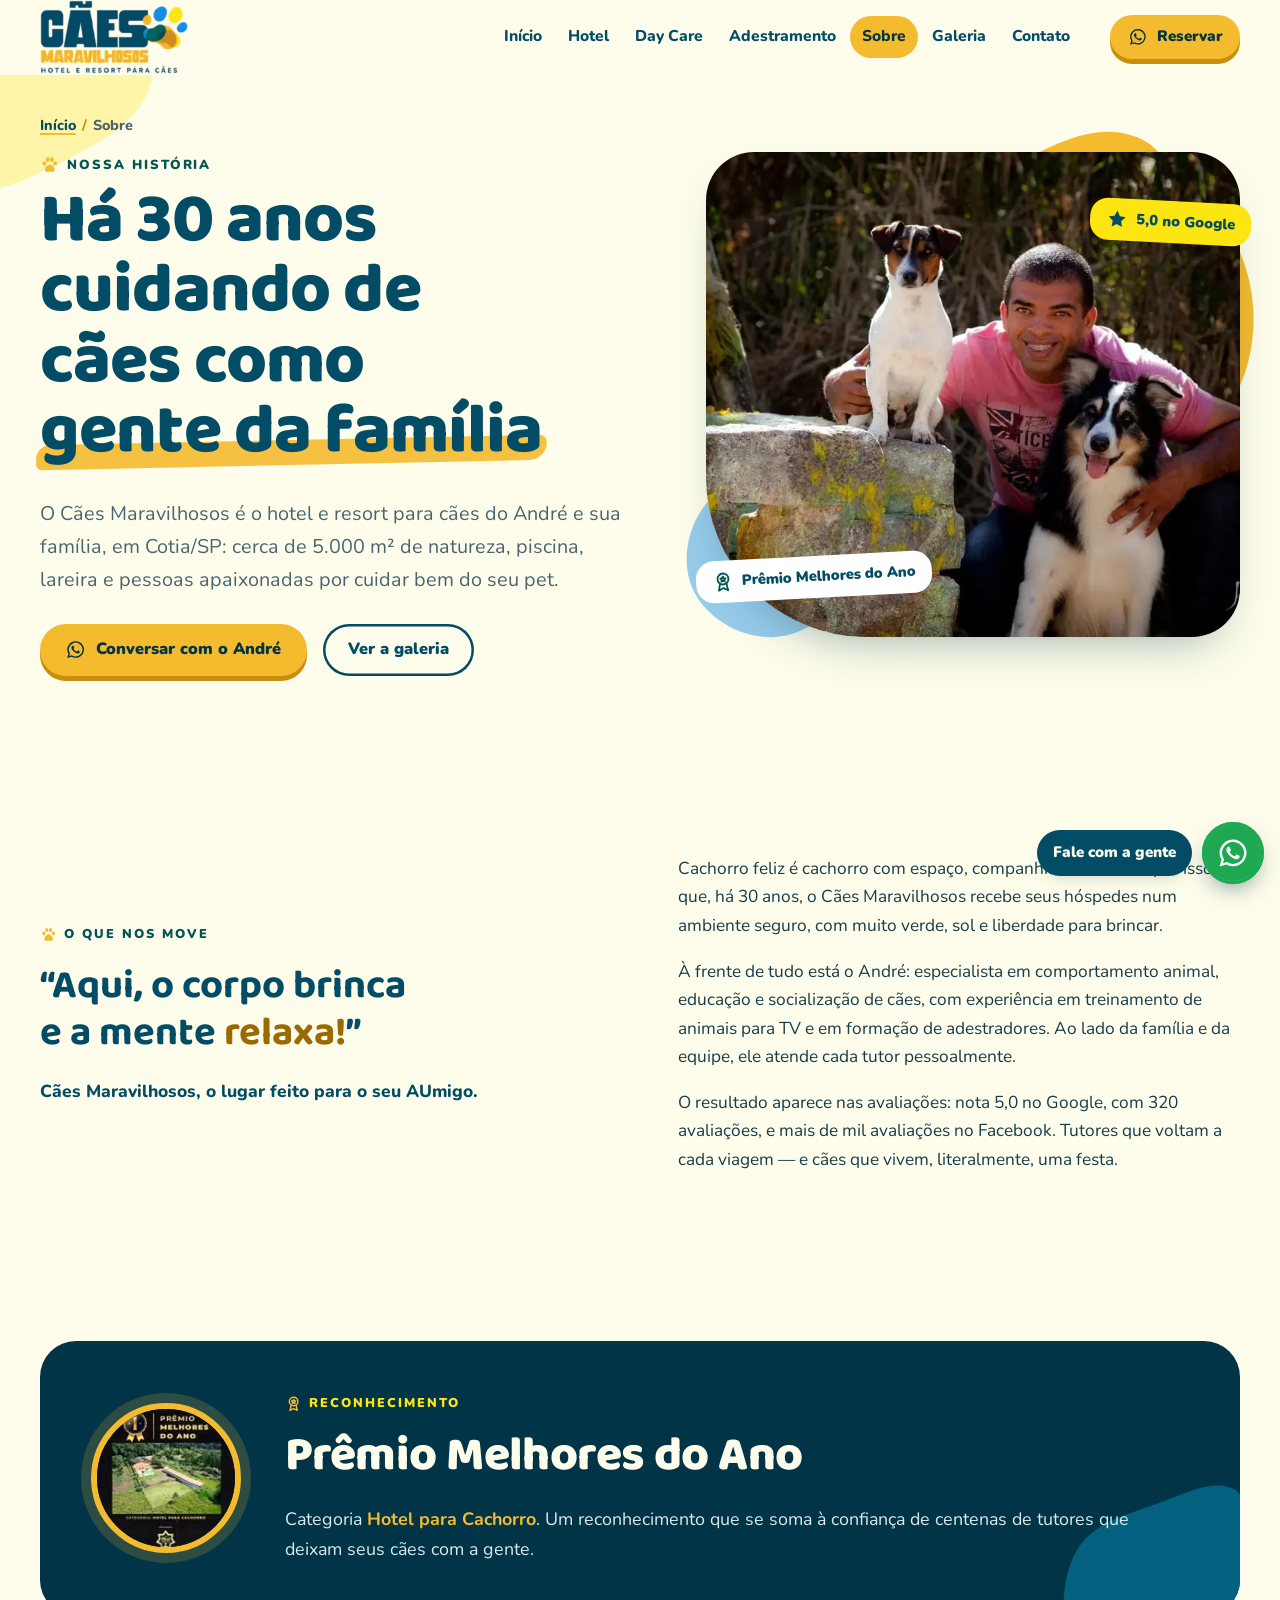
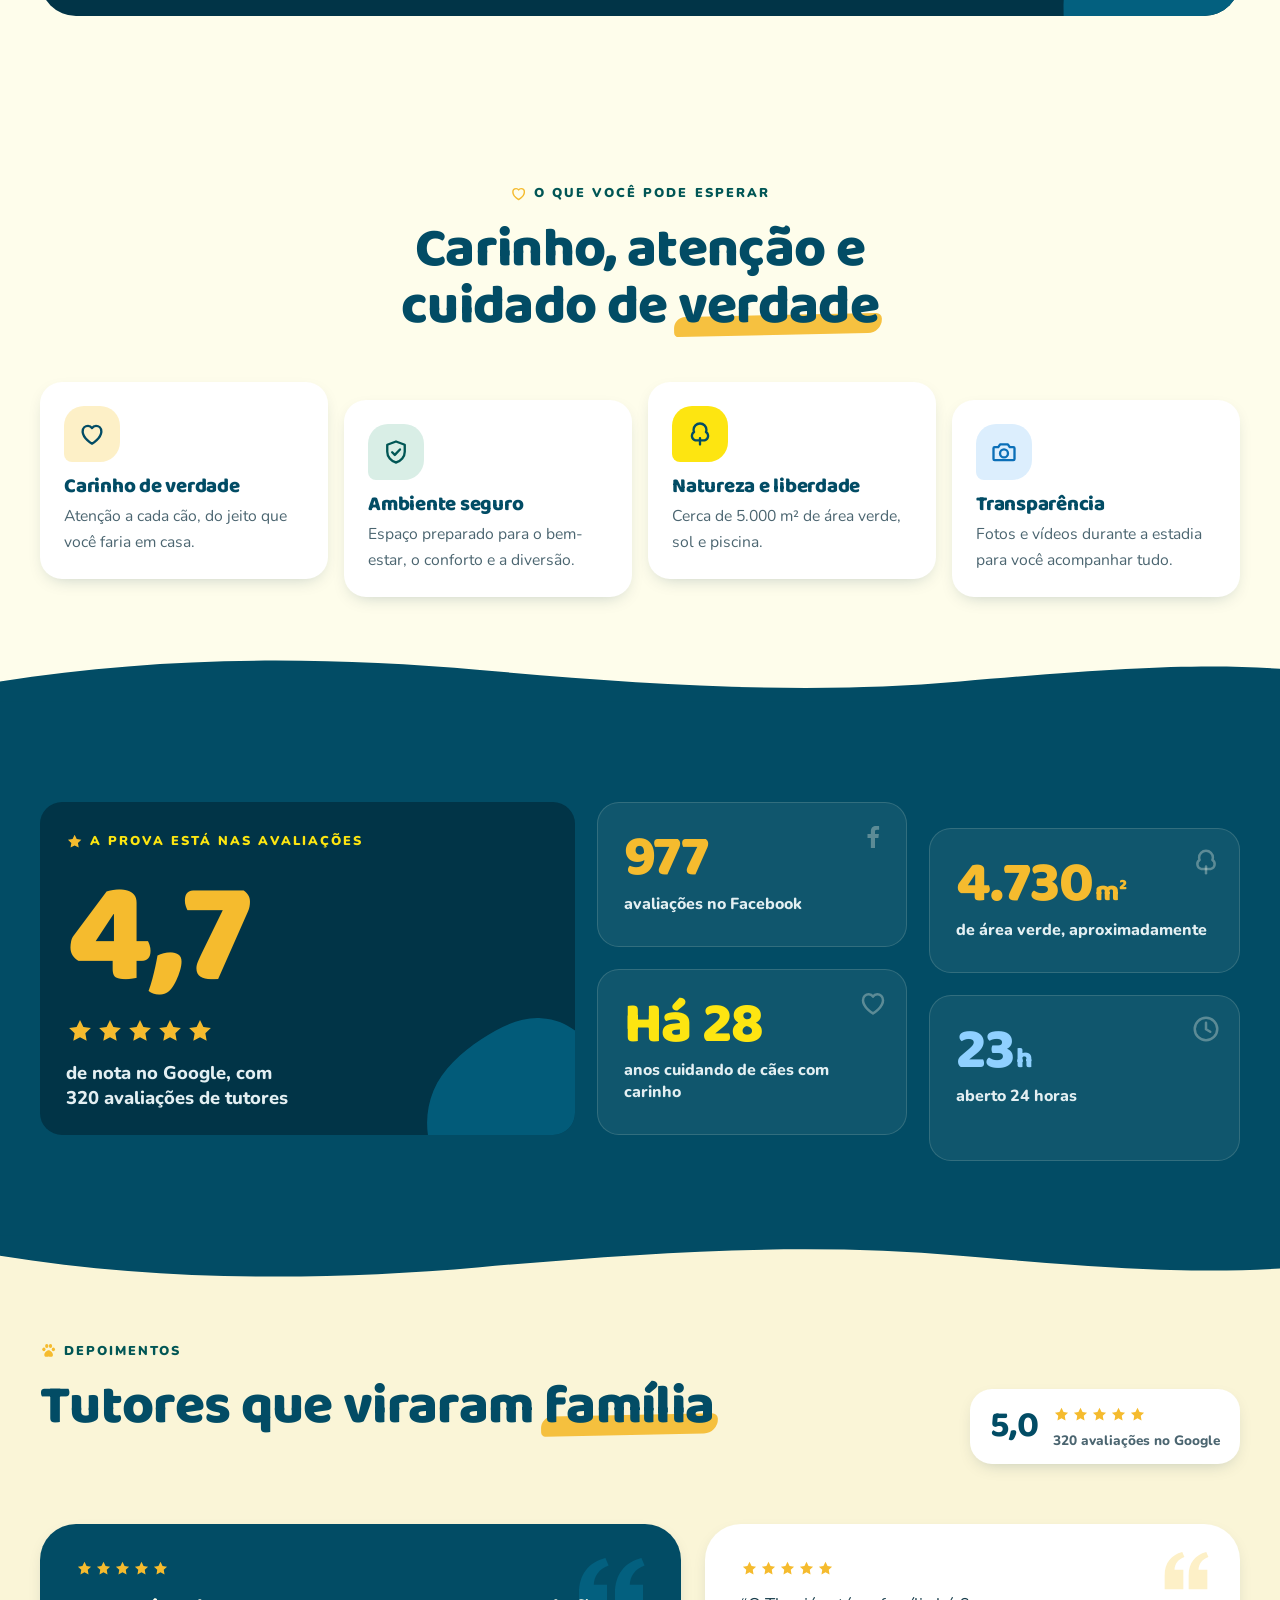
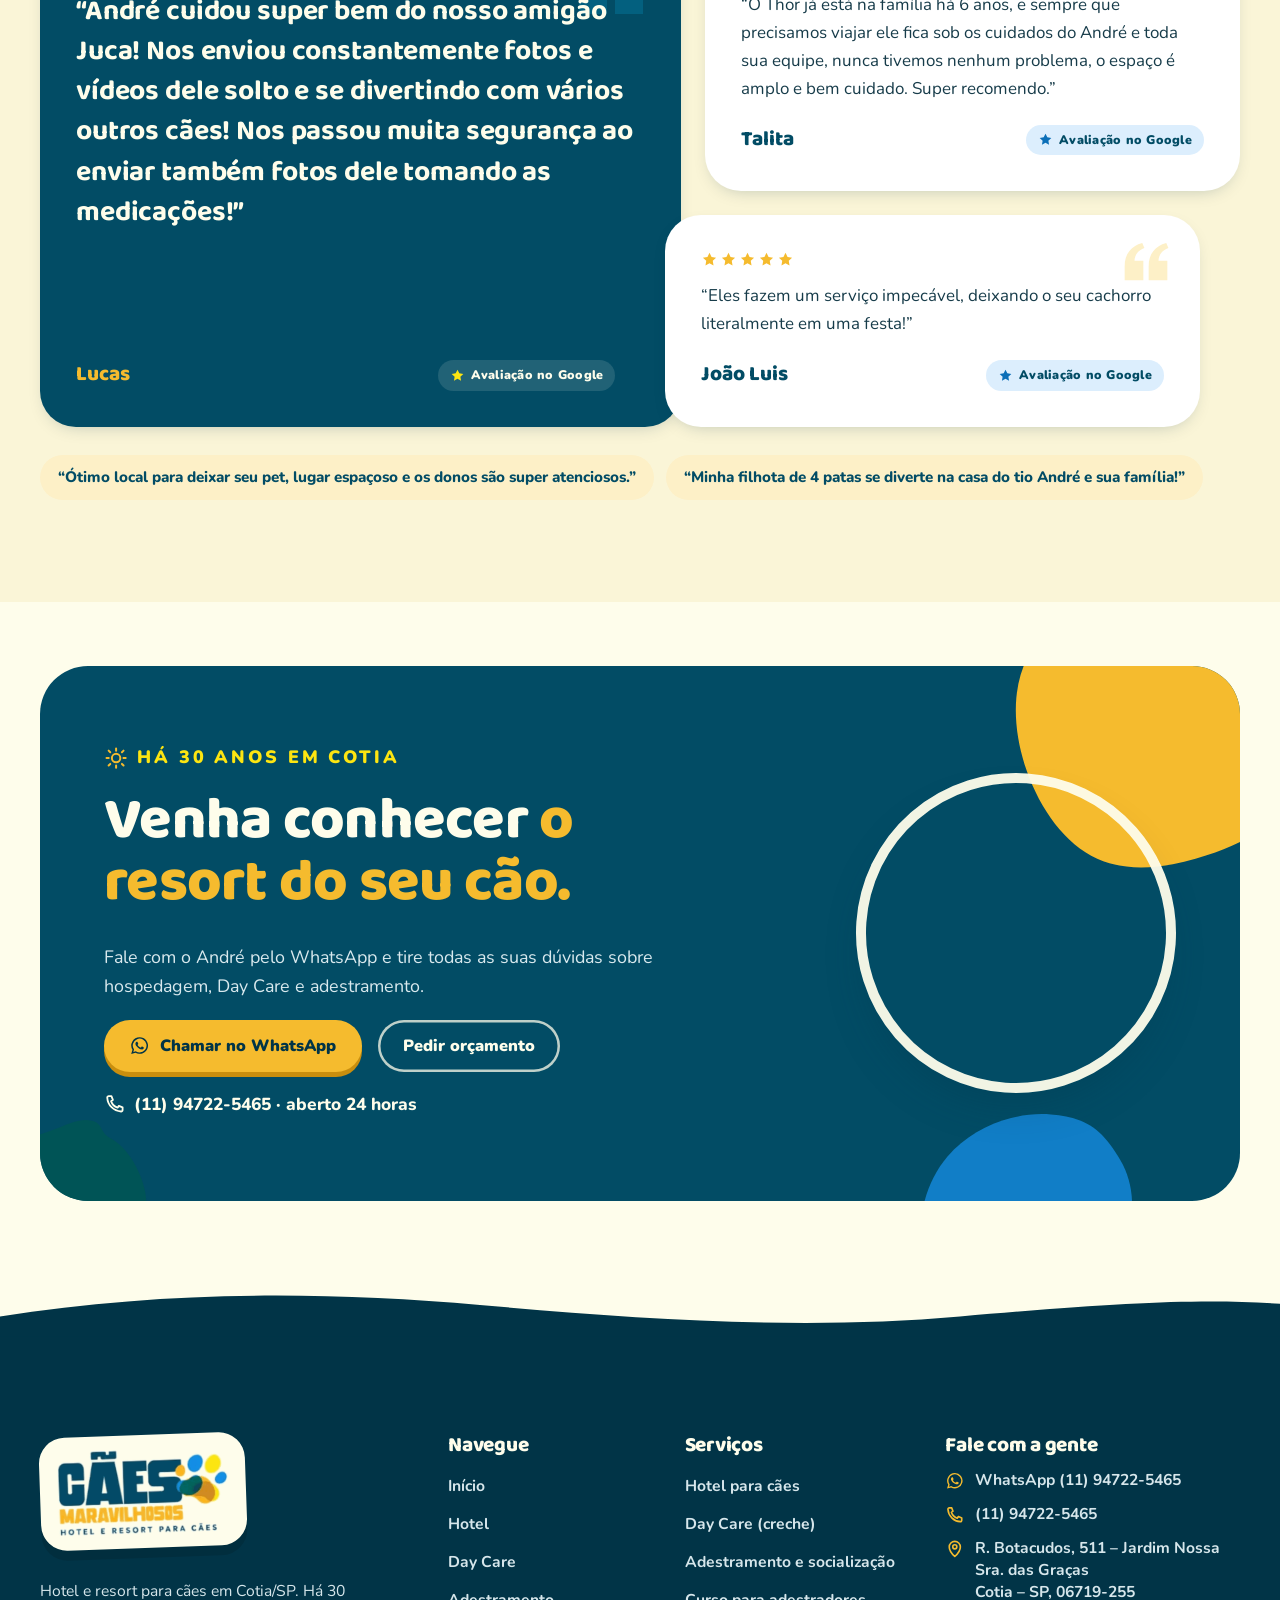
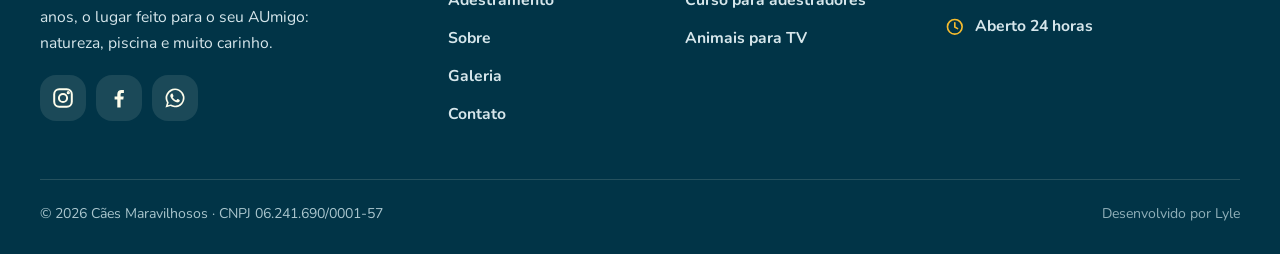
<file: sobre.html>
<!doctype html>
<html lang="pt-BR">
<head>
<meta charset="utf-8">
<meta name="viewport" content="width=device-width, initial-scale=1">
<title>Nossa História: Há 30 Anos Cuidando de Cães | Cães Maravilhosos</title>
<meta name="description" content="Conheça o André e o Cães Maravilhosos: há 30 anos cuidando de cães em Cotia. Especialista em comportamento animal e Prêmio Melhores do Ano – Hotel para Cachorro.">
<meta name="robots" content="index, follow, max-image-preview:large">
<link rel="canonical" href="https://lyleproject.github.io/caes-maravilhosos/sobre.html">
<meta name="theme-color" content="#FEFDEB">
<meta property="og:type" content="website">
<meta property="og:locale" content="pt_BR">
<meta property="og:site_name" content="Cães Maravilhosos – Hotel e Resort para Cães">
<meta property="og:title" content="Nossa História: Há 30 Anos Cuidando de Cães | Cães Maravilhosos">
<meta property="og:description" content="Conheça o André e o Cães Maravilhosos: há 30 anos cuidando de cães em Cotia. Especialista em comportamento animal e Prêmio Melhores do Ano – Hotel para Cachorro.">
<meta property="og:url" content="https://lyleproject.github.io/caes-maravilhosos/sobre.html">
<meta property="og:image" content="https://lyleproject.github.io/caes-maravilhosos/assets/img/og-caes-maravilhosos.jpg">
<meta property="og:image:width" content="1200">
<meta property="og:image:height" content="630">
<meta property="og:image:alt" content="Cães brincando no gramado do Cães Maravilhosos, com o logo do hotel">
<meta name="twitter:card" content="summary_large_image">
<meta name="twitter:title" content="Nossa História: Há 30 Anos Cuidando de Cães | Cães Maravilhosos">
<meta name="twitter:description" content="Conheça o André e o Cães Maravilhosos: há 30 anos cuidando de cães em Cotia. Especialista em comportamento animal e Prêmio Melhores do Ano – Hotel para Cachorro.">
<meta name="twitter:image" content="https://lyleproject.github.io/caes-maravilhosos/assets/img/og-caes-maravilhosos.jpg">
<link rel="icon" href="favicon.ico" sizes="48x48">
<link rel="icon" href="assets/img/favicon.svg" type="image/svg+xml">
<link rel="apple-touch-icon" href="assets/img/apple-touch-icon.png">
<link rel="preload" href="assets/fonts/baloo-2.woff2" as="font" type="font/woff2" crossorigin>
<link rel="preload" href="assets/fonts/nunito.woff2" as="font" type="font/woff2" crossorigin>
<link rel="preload" as="image" type="image/webp" imagesrcset="assets/img/andre-com-caes-480.webp 480w, assets/img/andre-com-caes-960.webp 960w, assets/img/andre-com-caes-1280.webp 1280w" imagesizes="(min-width: 940px) 560px, (min-width: 560px) 520px, calc(100vw - 32px)" fetchpriority="high">
<link rel="stylesheet" href="assets/css/style.css?v=20261123">
<script>document.documentElement.classList.add("js")</script>
<script src="assets/js/main.js?v=20261123" defer></script>
<script type="application/ld+json">{"@context":"https://schema.org","@type":"LocalBusiness","@id":"https://lyleproject.github.io/caes-maravilhosos/#negocio","name":"Cães Maravilhosos – Hotel e Resort para Cães","alternateName":["Cães Maravilhosos","Hotel e Day Care Cães Maravilhosos"],"legalName":"CAES MARAVILHOSOS SERVICOS LTDA","description":"Hotel e resort para cães em Cotia/SP, com cerca de 5.000 m² de área verde, piscina e lareira. Hospedagem, Day Care (creche), adestramento e socialização.","url":"https://lyleproject.github.io/caes-maravilhosos/","logo":"https://lyleproject.github.io/caes-maravilhosos/assets/img/logo-caes-maravilhosos.png","image":["https://lyleproject.github.io/caes-maravilhosos/assets/img/og-caes-maravilhosos.jpg","https://lyleproject.github.io/caes-maravilhosos/assets/img/hotel-casa-gramado-caes-1600.jpg"],"telephone":"+55 11 94722-5465","address":{"@type":"PostalAddress","streetAddress":"R. Botacudos, 511 - Jardim Nossa Sra. das Graças","addressLocality":"Cotia","addressRegion":"SP","postalCode":"06719-255","addressCountry":"BR"},"geo":{"@type":"GeoCoordinates","latitude":-23.6268215,"longitude":-46.9290428},"hasMap":"https://www.google.com/maps/place/C%C3%A3es+Maravilhosos/@-23.6268215,-46.9290428,17z","openingHoursSpecification":[{"@type":"OpeningHoursSpecification","dayOfWeek":["Monday","Tuesday","Wednesday","Thursday","Friday","Saturday","Sunday"],"opens":"00:00","closes":"23:59"}],"areaServed":[{"@type":"City","name":"Cotia"},{"@type":"Place","name":"Granja Viana"}],"sameAs":["https://www.instagram.com/caesmaravilhososoficial/","https://www.facebook.com/caesmaravilhosossp/"],"hasOfferCatalog":{"@type":"OfferCatalog","name":"Serviços para cães","itemListElement":[{"@type":"Offer","itemOffered":{"@type":"Service","name":"Hospedagem para cães (hotel)"}},{"@type":"Offer","itemOffered":{"@type":"Service","name":"Day Care (creche para cães)"}},{"@type":"Offer","itemOffered":{"@type":"Service","name":"Adestramento e socialização"}},{"@type":"Offer","itemOffered":{"@type":"Service","name":"Curso de formação para adestradores"}},{"@type":"Offer","itemOffered":{"@type":"Service","name":"Treinamento de animais para TV"}}]}}</script><script type="application/ld+json">{"@context":"https://schema.org","@type":"BreadcrumbList","itemListElement":[{"@type":"ListItem","position":1,"name":"Início","item":"https://lyleproject.github.io/caes-maravilhosos/"},{"@type":"ListItem","position":2,"name":"Sobre","item":"https://lyleproject.github.io/caes-maravilhosos/sobre.html"}]}</script>
</head>
<body>
<svg width="0" height="0" style="position:absolute" aria-hidden="true" focusable="false"><defs><symbol id="i-paw" viewBox="0 0 24 24"><ellipse cx="5.4" cy="10.2" rx="2.2" ry="2.7"/><ellipse cx="9.4" cy="5.6" rx="2.3" ry="2.9"/><ellipse cx="14.6" cy="5.6" rx="2.3" ry="2.9"/><ellipse cx="18.6" cy="10.2" rx="2.2" ry="2.7"/><path d="M12 11.6c-2.6 0-6 3.6-6 6.3 0 1.7 1.3 2.7 2.9 2.7 1.3 0 2-.6 3.1-.6s1.8.6 3.1.6c1.6 0 2.9-1 2.9-2.7 0-2.7-3.4-6.3-6-6.3z"/></symbol><symbol id="i-star" viewBox="0 0 24 24"><path d="M12 2.6l2.9 5.9 6.4.9-4.7 4.5 1.1 6.4L12 17.3l-5.7 3 1.1-6.4-4.7-4.5 6.4-.9z"/></symbol><symbol id="i-sun" viewBox="0 0 24 24"><circle cx="12" cy="12" r="4.2"/><path d="M12 2.5v2.2M12 19.3v2.2M4.6 4.6l1.6 1.6M17.8 17.8l1.6 1.6M2.5 12h2.2M19.3 12h2.2M4.6 19.4l1.6-1.6M17.8 6.2l1.6-1.6"/></symbol><symbol id="i-pool" viewBox="0 0 24 24"><path d="M8 15.5V5.8a2.4 2.4 0 0 1 4.8 0M14 15.5V5.8a2.4 2.4 0 0 1 4.8 0M8 9h6M8 12.4h6"/><path d="M2.5 19.6c1.6 0 1.6-1.2 3.2-1.2s1.6 1.2 3.2 1.2 1.6-1.2 3.2-1.2 1.6 1.2 3.2 1.2 1.6-1.2 3.2-1.2 1.6 1.2 3.2 1.2"/></symbol><symbol id="i-fire" viewBox="0 0 24 24"><path d="M12 21.8c3.9 0 6.9-2.7 6.9-6.5 0-3.3-2.1-5.4-3.5-7.4-.4 1.8-1.3 3-2.6 3.6-.2-3.6-1.4-6.8-4.2-8.9.3 3.5-2 5.8-3.4 7.9-.8 1.2-1.2 2.8-1.2 4.8 0 3.8 3.1 6.5 8 6.5z"/><path d="M12 21.8c-1.7 0-3-1.2-3-2.9 0-1.9 1.6-2.9 2.3-4.6.9 1 3.7 2.6 3.7 4.6 0 1.7-1.3 2.9-3 2.9z"/></symbol><symbol id="i-heart" viewBox="0 0 24 24"><path d="M12 20.3s-8-4.6-8-10.5C4 7 6.1 5 8.6 5c1.6 0 2.7.8 3.4 1.9C12.7 5.8 13.8 5 15.4 5 17.9 5 20 7 20 9.8c0 5.9-8 10.5-8 10.5z"/></symbol><symbol id="i-camera" viewBox="0 0 24 24"><path d="M4 7.8h3.1l1.6-2.4h6.6l1.6 2.4H20a1 1 0 0 1 1 1V18a1 1 0 0 1-1 1H4a1 1 0 0 1-1-1V8.8a1 1 0 0 1 1-1z"/><circle cx="12" cy="13.2" r="3.4"/></symbol><symbol id="i-pill" viewBox="0 0 24 24"><path d="M10.6 20.4a4.9 4.9 0 0 1-7-7l6.2-6.2a4.9 4.9 0 0 1 7 7z"/><path d="M6.7 10.3l7 7"/><path d="M17.5 3.5l1 1.6M20.5 6.5l-1.6-1"/></symbol><symbol id="i-user" viewBox="0 0 24 24"><circle cx="12" cy="8" r="4"/><path d="M4.5 20.5c0-4.1 3.4-6.8 7.5-6.8s7.5 2.7 7.5 6.8"/></symbol><symbol id="i-shield" viewBox="0 0 24 24"><path d="M12 3l7.5 2.8v5.9c0 4.5-3.2 8.2-7.5 9.3-4.3-1.1-7.5-4.8-7.5-9.3V5.8z"/><path d="M8.7 12.2l2.3 2.3 4.4-4.7"/></symbol><symbol id="i-whatsapp" viewBox="0 0 24 24"><path d="M12.04 2.5a9.43 9.43 0 0 0-8.1 14.27L2.5 21.5l4.88-1.4A9.43 9.43 0 1 0 12.04 2.5zm0 17.2a7.8 7.8 0 0 1-3.98-1.09l-.29-.17-2.9.83.85-2.82-.19-.3a7.78 7.78 0 1 1 6.51 3.55zm4.27-5.82c-.23-.12-1.38-.68-1.6-.76-.21-.08-.37-.12-.53.12-.16.23-.6.76-.74.92-.14.16-.27.18-.5.06a6.4 6.4 0 0 1-1.88-1.16 7.05 7.05 0 0 1-1.3-1.62c-.14-.23 0-.36.1-.47.1-.1.23-.27.35-.41.12-.14.16-.23.23-.39.08-.16.04-.3-.02-.41-.06-.12-.53-1.27-.72-1.74-.19-.46-.38-.39-.53-.4h-.45a.86.86 0 0 0-.62.29 2.6 2.6 0 0 0-.82 1.94c0 1.14.84 2.25.95 2.4.12.16 1.64 2.5 3.97 3.5.56.24.99.38 1.33.49.56.18 1.07.15 1.47.09.45-.07 1.38-.56 1.57-1.11.2-.55.2-1.01.14-1.11-.06-.1-.21-.16-.44-.27z"/></symbol><symbol id="i-instagram" viewBox="0 0 24 24"><rect x="3.2" y="3.2" width="17.6" height="17.6" rx="5"/><circle cx="12" cy="12" r="4.1"/><circle cx="17.3" cy="6.7" r=".6" fill="currentColor"/></symbol><symbol id="i-facebook" viewBox="0 0 24 24"><path d="M13.6 21.5v-8h2.7l.4-3.1h-3.1V8.4c0-.9.3-1.5 1.6-1.5h1.7V4.1c-.3 0-1.3-.1-2.5-.1-2.4 0-4.1 1.5-4.1 4.2v2.2H7.6v3.1h2.7v8z"/></symbol><symbol id="i-phone" viewBox="0 0 24 24"><path d="M5.2 3.5h3l1.6 4.1-2 1.4a11.4 11.4 0 0 0 7.2 7.2l1.4-2 4.1 1.6v3a1.6 1.6 0 0 1-1.7 1.6C10.6 19.9 4.1 13.4 3.6 5.2a1.6 1.6 0 0 1 1.6-1.7z"/></symbol><symbol id="i-pin" viewBox="0 0 24 24"><path d="M12 21.3s-6.8-6-6.8-11.6a6.8 6.8 0 0 1 13.6 0c0 5.6-6.8 11.6-6.8 11.6z"/><circle cx="12" cy="9.6" r="2.5"/></symbol><symbol id="i-clock" viewBox="0 0 24 24"><circle cx="12" cy="12" r="9"/><path d="M12 7v5.2l3.4 2"/></symbol><symbol id="i-arrow" viewBox="0 0 24 24"><path d="M5 12h14M13 6l6 6-6 6"/></symbol><symbol id="i-arrow-up" viewBox="0 0 24 24"><path d="M7 17L17 7M8.5 7H17v8.5"/></symbol><symbol id="i-left" viewBox="0 0 24 24"><path d="M15 5l-7 7 7 7"/></symbol><symbol id="i-right" viewBox="0 0 24 24"><path d="M9 5l7 7-7 7"/></symbol><symbol id="i-close" viewBox="0 0 24 24"><path d="M6 6l12 12M18 6L6 18"/></symbol><symbol id="i-menu" viewBox="0 0 24 24"><path d="M4 7h16M4 12h16M4 17h11"/></symbol><symbol id="i-check" viewBox="0 0 24 24"><path d="M5 12.5l4.5 4.5L19 7.5"/></symbol><symbol id="i-plus" viewBox="0 0 24 24"><path d="M12 5v14M5 12h14"/></symbol><symbol id="i-zoom" viewBox="0 0 24 24"><circle cx="10.5" cy="10.5" r="6.5"/><path d="M15.5 15.5L20 20M10.5 7.8v5.4M7.8 10.5h5.4"/></symbol><symbol id="i-tree" viewBox="0 0 24 24"><path d="M12 21v-5.5"/><path d="M12 3c-3.2 0-5.5 2.6-5.5 5.4 0 .7.1 1.3.4 1.9A4 4 0 0 0 8 17.5h8a4 4 0 0 0 1.1-7.2c.3-.6.4-1.2.4-1.9C17.5 5.6 15.2 3 12 3z"/></symbol><symbol id="i-ball" viewBox="0 0 24 24"><circle cx="12" cy="12" r="9"/><path d="M5.6 5.6a9 9 0 0 1 0 12.8M18.4 5.6a9 9 0 0 0 0 12.8"/></symbol><symbol id="i-music" viewBox="0 0 24 24"><path d="M9 18V5.6l11-2.4v12.4"/><circle cx="6.5" cy="18" r="2.5"/><circle cx="17.5" cy="15.6" r="2.5"/></symbol><symbol id="i-palette" viewBox="0 0 24 24"><path d="M12 3a9 9 0 0 0 0 18c1.1 0 1.8-.8 1.8-1.8 0-.5-.2-.9-.5-1.2a1.8 1.8 0 0 1 1.3-3H17a4 4 0 0 0 4-4C21 6.6 17 3 12 3z"/><circle cx="7.6" cy="11.2" r="1.1" fill="currentColor"/><circle cx="10.2" cy="7.2" r="1.1" fill="currentColor"/><circle cx="15" cy="7.6" r="1.1" fill="currentColor"/></symbol><symbol id="i-screen" viewBox="0 0 24 24"><rect x="2.5" y="4" width="19" height="12.6" rx="2"/><path d="M8 20.5h8M12 16.6v3.9"/><path d="M10.2 8v4.8l4-2.4z"/></symbol><symbol id="i-cap" viewBox="0 0 24 24"><path d="M2 9.2L12 4.5l10 4.7-10 4.7z"/><path d="M6 11.2v4.6c0 1.5 2.7 3 6 3s6-1.5 6-3v-4.6M22 9.2v5.5"/></symbol><symbol id="i-clapper" viewBox="0 0 24 24"><path d="M3.5 10h17v9a1 1 0 0 1-1 1h-15a1 1 0 0 1-1-1z"/><path d="M3.5 10l-.7-3.2a1 1 0 0 1 .8-1.2L17.8 3l.9 3.7z"/><path d="M7.7 4.9l2.2 3.3M12.6 4l2.2 3.3"/></symbol><symbol id="i-award" viewBox="0 0 24 24"><circle cx="12" cy="9" r="6"/><path d="M8.6 13.9L7 21.5l5-2.6 5 2.6-1.6-7.6"/><path d="M12 6.3l.9 1.8 2 .3-1.5 1.4.4 2-1.8-1-1.8 1 .4-2-1.5-1.4 2-.3z"/></symbol><symbol id="i-smile" viewBox="0 0 24 24"><circle cx="12" cy="12" r="9"/><path d="M8.2 14.2c1 1.4 2.3 2.1 3.8 2.1s2.8-.7 3.8-2.1"/><path d="M9 9.6h.01M15 9.6h.01" stroke-width="3"/></symbol><symbol id="i-balance" viewBox="0 0 24 24"><path d="M12 4v16M7.5 20h9M5 7.5h14"/><path d="M5 7.5l-2.6 5.6a2.7 2.7 0 0 0 5.2 0zM19 7.5l-2.6 5.6a2.7 2.7 0 0 0 5.2 0z"/></symbol><symbol id="i-target" viewBox="0 0 24 24"><circle cx="12" cy="12" r="9"/><circle cx="12" cy="12" r="5"/><circle cx="12" cy="12" r="1.3" fill="currentColor"/></symbol><symbol id="i-calendar" viewBox="0 0 24 24"><rect x="3.5" y="5" width="17" height="15.5" rx="2.2"/><path d="M3.5 10h17M8 3v4M16 3v4"/></symbol><symbol id="i-home" viewBox="0 0 24 24"><path d="M3.5 11L12 4l8.5 7"/><path d="M5.5 9.5V20h13V9.5"/><path d="M10 20v-5h4v5"/></symbol><symbol id="i-lock" viewBox="0 0 24 24"><rect x="4.5" y="10.5" width="15" height="10" rx="2.2"/><path d="M8 10.5V7.8a4 4 0 0 1 8 0v2.7"/></symbol><symbol id="i-quote" viewBox="0 0 24 24"><path d="M4 18.5v-5.2C4 8.6 6.4 5.6 10.6 4.5l.8 1.9C9 7.3 7.8 9 7.7 11.2H11v7.3zm9 0v-5.2c0-4.7 2.4-7.7 6.6-8.8l.8 1.9c-2.4.9-3.6 2.6-3.7 4.8H20v7.3z"/></symbol></defs></svg>
<a class="skip-link" href="#conteudo">Pular para o conteúdo</a>
<header class="site-header">
  <div class="container header-inner">
    <a class="brand" href="index.html"><img src="assets/img/logo-caes-maravilhosos.png" width="440" height="221" alt="Cães Maravilhosos – Hotel e Resort para Cães (página inicial)"></a>
    <button class="nav-toggle" type="button" aria-expanded="false" aria-controls="menu-principal" aria-label="Abrir menu"><svg class="icon icon-open" aria-hidden="true" focusable="false"><use href="#i-menu"></use></svg><svg class="icon icon-close" aria-hidden="true" focusable="false"><use href="#i-close"></use></svg></button>
    <nav class="nav" id="menu-principal" aria-label="Menu principal">
      <ul class="nav-list">
        <li><a class="nav-link" href="index.html">Início</a></li><li><a class="nav-link" href="hospedagem.html">Hotel</a></li><li><a class="nav-link" href="daycare.html">Day Care</a></li><li><a class="nav-link" href="adestramento.html">Adestramento</a></li><li><a class="nav-link" href="sobre.html" aria-current="page">Sobre</a></li><li><a class="nav-link" href="galeria.html">Galeria</a></li><li><a class="nav-link" href="contato.html">Contato</a></li>
      </ul>
      <div class="nav-extra">
        <a class="btn" href="https://wa.me/5511947225465?text=Ol%C3%A1%21%20Vi%20o%20site%20e%20quero%20conhecer%20o%20C%C3%A3es%20Maravilhosos." target="_blank" rel="noopener"><svg class="icon icon--fill" aria-hidden="true" focusable="false"><use href="#i-whatsapp"></use></svg> Reservar pelo WhatsApp</a>
        <p><svg class="icon" aria-hidden="true" focusable="false"><use href="#i-clock"></use></svg> Aberto 24 horas · (11) 94722-5465</p>
      </div>
    </nav>
    <a class="btn btn--sm header-cta" href="https://wa.me/5511947225465?text=Ol%C3%A1%21%20Vi%20o%20site%20e%20quero%20conhecer%20o%20C%C3%A3es%20Maravilhosos." target="_blank" rel="noopener"><svg class="icon icon--fill" aria-hidden="true" focusable="false"><use href="#i-whatsapp"></use></svg> Reservar</a>
  </div>
</header>
<main id="conteudo">
<section class="page-hero" aria-labelledby="page-title">
  <svg class="blob blend pb-bg" viewBox="-100 -100 200 200" aria-hidden="true" focusable="false"><path d="M40.9,-52.4C52.9,-45.6,62.3,-33.4,68.9,-18.6C75.5,-3.8,79.3,13.6,73.2,26.9C67.1,40.2,51.1,49.4,35.4,57.5C19.7,65.6,4.3,72.6,-12.3,73C-28.9,73.4,-46.7,67.2,-57.9,54.9C-69.1,42.6,-73.7,24.2,-74.3,6.3C-74.9,-11.6,-71.5,-29,-61.2,-39.8C-50.9,-50.6,-33.7,-54.8,-18.6,-60.4C-3.5,-66,9.5,-73.1,21.6,-70.3C33.7,-67.5,28.9,-59.2,40.9,-52.4Z"/></svg>
  <svg class="sparkle" style="--s:22px;right:8%;top:12%" viewBox="0 0 24 24" aria-hidden="true" focusable="false"><path fill="currentColor" d="M12 0C13 7 17 11 24 12 17 13 13 17 12 24 11 17 7 13 0 12 7 11 11 7 12 0Z"/></svg>
  <div class="container page-hero-grid">
    <div>
      <nav class="breadcrumb" aria-label="Você está em"><ol><li><a href="index.html">Início</a></li><li aria-current="page">Sobre</li></ol></nav>
      <h1 id="page-title"><span class="h1-kicker"><svg class="icon icon--fill" aria-hidden="true" focusable="false"><use href="#i-paw"></use></svg> Nossa história</span><span class="h1-display">Há 30 anos cuidando de cães como <span class="mark">gente da família</span></span></h1>
      <p class="lead">O Cães Maravilhosos é o hotel e resort para cães do André e sua família, em Cotia/SP: cerca de 5.000 m² de natureza, piscina, lareira e pessoas apaixonadas por cuidar bem do seu pet.</p>
      <div class="btn-row"><a class="btn" href="https://wa.me/5511947225465?text=Ol%C3%A1%21%20Vi%20o%20site%20e%20quero%20conhecer%20o%20C%C3%A3es%20Maravilhosos." target="_blank" rel="noopener"><svg class="icon icon--fill" aria-hidden="true" focusable="false"><use href="#i-whatsapp"></use></svg> Conversar com o André</a><a class="btn btn--outline" href="galeria.html">Ver a galeria</a></div>
    </div>
    <div class="page-hero-media"><svg class="blob blend pb1" viewBox="-100 -100 200 200" aria-hidden="true" focusable="false"><path d="M53.5,-62.1C68.2,-50.4,78,-32.4,80.9,-13.2C83.7,6,79.5,26.4,68.3,41.6C57.1,56.8,38.9,66.8,19.3,73.3C-0.3,79.8,-21.3,82.8,-38.3,75.1C-55.3,67.4,-68.3,49,-75.4,28.8C-82.5,8.6,-83.7,-13.4,-75.2,-30.4C-66.7,-47.4,-48.5,-59.4,-30.2,-70.1C-11.9,-80.8,6.5,-90.2,23.1,-86.4C39.7,-82.6,38.8,-73.8,53.5,-62.1Z"/></svg><svg class="blob blend pb2" viewBox="-100 -100 200 200" aria-hidden="true" focusable="false"><path d="M60,-41C72,-21,70,5,58,27C46,49,24,67,-2,68C-28,69,-56,53,-67,30C-78,7,-72,-23,-55,-43C-38,-63,-10,-73,14,-71C38,-69,48,-61,60,-41Z"/></svg>
      <div class="photo"><picture><source type="image/webp" srcset="assets/img/andre-com-caes-480.webp 480w, assets/img/andre-com-caes-960.webp 960w, assets/img/andre-com-caes-1280.webp 1280w" sizes="(min-width: 940px) 560px, (min-width: 560px) 520px, calc(100vw - 32px)"><img src="assets/img/andre-com-caes-960.jpg" srcset="assets/img/andre-com-caes-480.jpg 480w, assets/img/andre-com-caes-960.jpg 960w, assets/img/andre-com-caes-1280.jpg 1280w" sizes="(min-width: 940px) 560px, (min-width: 560px) 520px, calc(100vw - 32px)" width="1280" height="854" alt="André, proprietário do Cães Maravilhosos, sorrindo ao lado de um jack russell terrier e de um border collie" decoding="async" fetchpriority="high" style="object-position:60% 40%"></picture></div>
      <span class="chip chip--a"><svg class="icon" aria-hidden="true" focusable="false"><use href="#i-award"></use></svg> Prêmio Melhores do Ano</span>
      <span class="chip chip--b"><svg class="icon icon--fill" aria-hidden="true" focusable="false"><use href="#i-star"></use></svg> 5,0 no Google</span></div>
  </div>
</section>

<section class="section" aria-labelledby="historia-title">
  <div class="container split">
    <div class="reveal">
      <p class="eyebrow"><svg class="icon icon--fill" aria-hidden="true" focusable="false"><use href="#i-paw"></use></svg> O que nos move</p>
      <h2 id="historia-title" class="sr-only">Nossa história</h2>
      <p class="big-quote">“Aqui, o corpo brinca e a mente <span class="text-gold">relaxa!</span>”</p>
      <p style="margin-top:20px;font-weight:800;color:var(--petrol)">Cães Maravilhosos, o lugar feito para o seu AUmigo.</p>
    </div>
    <div class="story reveal" style="--d:.1s">
      <p>Cachorro feliz é cachorro com espaço, companhia e carinho. É por isso que, há 30 anos, o Cães Maravilhosos recebe seus hóspedes num ambiente seguro, com muito verde, sol e liberdade para brincar.</p>
      <p>À frente de tudo está o André: especialista em comportamento animal, educação e socialização de cães, com experiência em treinamento de animais para TV e em formação de adestradores. Ao lado da família e da equipe, ele atende cada tutor pessoalmente.</p>
      <p>O resultado aparece nas avaliações: nota 5,0 no Google, com 320 avaliações, e mais de mil avaliações no Facebook. Tutores que voltam a cada viagem — e cães que vivem, literalmente, uma festa.</p>
    </div>
  </div>
</section>

<section class="section section--tight" aria-labelledby="premio-title">
  <div class="container">
    <div class="medal reveal">
      <svg class="blob" viewBox="-100 -100 200 200" aria-hidden="true" focusable="false"><path d="M40.9,-52.4C52.9,-45.6,62.3,-33.4,68.9,-18.6C75.5,-3.8,79.3,13.6,73.2,26.9C67.1,40.2,51.1,49.4,35.4,57.5C19.7,65.6,4.3,72.6,-12.3,73C-28.9,73.4,-46.7,67.2,-57.9,54.9C-69.1,42.6,-73.7,24.2,-74.3,6.3C-74.9,-11.6,-71.5,-29,-61.2,-39.8C-50.9,-50.6,-33.7,-54.8,-18.6,-60.4C-3.5,-66,9.5,-73.1,21.6,-70.3C33.7,-67.5,28.9,-59.2,40.9,-52.4Z"/></svg>
      <div class="medal-img"><picture><source type="image/webp" srcset="assets/img/selo-premio.webp"><img src="assets/img/selo-premio.jpg" width="150" height="150" alt="Selo do Prêmio Melhores do Ano, categoria Hotel para Cachorro, com foto aérea do hotel" loading="lazy" decoding="async"></picture></div>
      <div>
        <p class="eyebrow"><svg class="icon" aria-hidden="true" focusable="false"><use href="#i-award"></use></svg> Reconhecimento</p>
        <h2 id="premio-title">Prêmio Melhores do Ano</h2>
        <p style="font-size:1.12rem">Categoria <strong style="color:var(--gold)">Hotel para Cachorro</strong>. Um reconhecimento que se soma à confiança de centenas de tutores que deixam seus cães com a gente.</p>
      </div>
    </div>
  </div>
</section>

<section class="section" aria-labelledby="valores-title">
  <div class="container">
    <div class="section-head section-head--center reveal">
      <p class="eyebrow"><svg class="icon" aria-hidden="true" focusable="false"><use href="#i-heart"></use></svg> O que você pode esperar</p>
      <h2 id="valores-title">Carinho, atenção e cuidado de <span class="mark">verdade</span></h2>
    </div>
    <div class="values">
      <div class="value reveal"><span class="icon-bubble"><svg class="icon" aria-hidden="true" focusable="false"><use href="#i-heart"></use></svg></span><h3>Carinho de verdade</h3><p>Atenção a cada cão, do jeito que você faria em casa.</p></div>
      <div class="value reveal" style="--d:.06s"><span class="icon-bubble icon-bubble--green"><svg class="icon" aria-hidden="true" focusable="false"><use href="#i-shield"></use></svg></span><h3>Ambiente seguro</h3><p>Espaço preparado para o bem-estar, o conforto e a diversão.</p></div>
      <div class="value reveal" style="--d:.12s"><span class="icon-bubble icon-bubble--sun"><svg class="icon" aria-hidden="true" focusable="false"><use href="#i-tree"></use></svg></span><h3>Natureza e liberdade</h3><p>Cerca de 5.000 m² de área verde, sol e piscina.</p></div>
      <div class="value reveal" style="--d:.18s"><span class="icon-bubble icon-bubble--blue"><svg class="icon" aria-hidden="true" focusable="false"><use href="#i-camera"></use></svg></span><h3>Transparência</h3><p>Fotos e vídeos durante a estadia para você acompanhar tudo.</p></div>
    </div>
  </div>
</section>

<section class="section section--petrol stats" aria-labelledby="stats-title">
  <svg class="wave wave--top" viewBox="0 0 1440 80" preserveAspectRatio="none" aria-hidden="true" focusable="false"><path d="M0,48 C180,8 360,8 540,30 C720,52 900,70 1080,48 C1260,26 1350,20 1440,28 L1440,80 L0,80 Z"/></svg>
  <div class="container">
    <h2 id="stats-title" class="sr-only">Cães Maravilhosos em números</h2>
    <div class="stats-grid">
      <div class="stat stat--big reveal">
        <svg class="blob" viewBox="-100 -100 200 200" aria-hidden="true" focusable="false"><path d="M47.3,-57.4C59.2,-46.4,66,-30.1,70.6,-12.4C75.2,5.3,77.6,24.4,69.4,37.7C61.2,51,42.4,58.5,24.5,63.9C6.6,69.3,-10.4,72.6,-27.1,68.1C-43.8,63.6,-60.2,51.3,-68.6,34.9C-77,18.5,-77.4,-2,-70.4,-18.6C-63.4,-35.2,-49,-47.9,-33.9,-58C-18.8,-68.1,-3,-75.6,12.4,-74.5C27.8,-73.4,35.4,-68.4,47.3,-57.4Z"/></svg>
        <p class="eyebrow"><svg class="icon icon--fill" aria-hidden="true" focusable="false"><use href="#i-star"></use></svg> A prova está nas avaliações</p>
        <span class="stat-num"><span aria-hidden="true" data-count="5" data-decimals="1">5,0</span><span class="sr-only">Nota 5,0</span></span>
        <span class="stars" role="img" aria-label="5 estrelas"><svg class="icon icon--fill" aria-hidden="true" focusable="false"><use href="#i-star"></use></svg><svg class="icon icon--fill" aria-hidden="true" focusable="false"><use href="#i-star"></use></svg><svg class="icon icon--fill" aria-hidden="true" focusable="false"><use href="#i-star"></use></svg><svg class="icon icon--fill" aria-hidden="true" focusable="false"><use href="#i-star"></use></svg><svg class="icon icon--fill" aria-hidden="true" focusable="false"><use href="#i-star"></use></svg></span>
        <span class="stat-label">de nota no Google, com 320 avaliações de tutores</span>
      </div>
      <div class="stat-cluster">
        <div class="stat reveal" style="--d:.05s"><svg class="icon icon--fill stat-icon" aria-hidden="true" focusable="false"><use href="#i-facebook"></use></svg><span class="stat-num"><span aria-hidden="true" data-count="1033">1.033</span><span class="sr-only">1.033</span></span><span class="stat-label">avaliações no Facebook</span></div>
        <div class="stat reveal" style="--d:.12s"><svg class="icon stat-icon" aria-hidden="true" focusable="false"><use href="#i-tree"></use></svg><span class="stat-num"><span aria-hidden="true" data-count="5000">5.000</span><span class="sr-only">5.000</span><small>m²</small></span><span class="stat-label">de área verde, aproximadamente</span></div>
        <div class="stat reveal" style="--d:.19s"><svg class="icon stat-icon" aria-hidden="true" focusable="false"><use href="#i-heart"></use></svg><span class="stat-num">Há <span aria-hidden="true" data-count="30">30</span><span class="sr-only">30</span></span><span class="stat-label">anos cuidando de cães com carinho</span></div>
        <div class="stat reveal" style="--d:.26s"><svg class="icon stat-icon" aria-hidden="true" focusable="false"><use href="#i-clock"></use></svg><span class="stat-num"><span aria-hidden="true" data-count="24">24</span><span class="sr-only">24</span><small>h</small></span><span class="stat-label">aberto 24 horas</span></div>
      </div>
    </div>
  </div>
  <svg class="wave wave--bottom" viewBox="0 0 1440 80" preserveAspectRatio="none" aria-hidden="true" focusable="false"><path d="M0,48 C180,8 360,8 540,30 C720,52 900,70 1080,48 C1260,26 1350,20 1440,28 L1440,80 L0,80 Z"/></svg>
</section>


<section class="section section--cream2" aria-labelledby="dep-title">
  
  <div class="container">
    <div class="reviews-head">
      <div class="section-head reveal">
        <p class="eyebrow"><svg class="icon icon--fill" aria-hidden="true" focusable="false"><use href="#i-paw"></use></svg> Depoimentos</p>
        <h2 id="dep-title">Tutores que viraram <span class="mark">família</span></h2>
      </div>
      <a class="google-score reveal" href="https://www.google.com/maps/place/C%C3%A3es+Maravilhosos/@-23.6268215,-46.9290428,17z" target="_blank" rel="noopener"><b>5,0</b><span><span class="stars" role="img" aria-label="Nota 5 de 5"><svg class="icon icon--fill" aria-hidden="true" focusable="false"><use href="#i-star"></use></svg><svg class="icon icon--fill" aria-hidden="true" focusable="false"><use href="#i-star"></use></svg><svg class="icon icon--fill" aria-hidden="true" focusable="false"><use href="#i-star"></use></svg><svg class="icon icon--fill" aria-hidden="true" focusable="false"><use href="#i-star"></use></svg><svg class="icon icon--fill" aria-hidden="true" focusable="false"><use href="#i-star"></use></svg></span><small>320 avaliações no Google</small></span></a>
    </div>
    <div class="reviews">
      <figure class="review review--featured reveal">
  <svg class="quote-mark icon--fill" aria-hidden="true" focusable="false"><use href="#i-quote"></use></svg>
  <span class="stars" role="img" aria-label="Nota 5 de 5"><svg class="icon icon--fill" aria-hidden="true" focusable="false"><use href="#i-star"></use></svg><svg class="icon icon--fill" aria-hidden="true" focusable="false"><use href="#i-star"></use></svg><svg class="icon icon--fill" aria-hidden="true" focusable="false"><use href="#i-star"></use></svg><svg class="icon icon--fill" aria-hidden="true" focusable="false"><use href="#i-star"></use></svg><svg class="icon icon--fill" aria-hidden="true" focusable="false"><use href="#i-star"></use></svg></span>
  <blockquote><p>André cuidou super bem do nosso amigão Juca! Nos enviou constantemente fotos e vídeos dele solto e se divertindo com vários outros cães! Nos passou muita segurança ao enviar também fotos dele tomando as medicações!</p></blockquote>
  <figcaption><span class="review-name">Lucas</span><span class="review-source"><svg class="icon icon--fill" aria-hidden="true" focusable="false"><use href="#i-star"></use></svg> Avaliação no Google</span></figcaption>
</figure>
      <figure class="review reveal" style="--d:0.08s">
  <svg class="quote-mark icon--fill" aria-hidden="true" focusable="false"><use href="#i-quote"></use></svg>
  <span class="stars" role="img" aria-label="Nota 5 de 5"><svg class="icon icon--fill" aria-hidden="true" focusable="false"><use href="#i-star"></use></svg><svg class="icon icon--fill" aria-hidden="true" focusable="false"><use href="#i-star"></use></svg><svg class="icon icon--fill" aria-hidden="true" focusable="false"><use href="#i-star"></use></svg><svg class="icon icon--fill" aria-hidden="true" focusable="false"><use href="#i-star"></use></svg><svg class="icon icon--fill" aria-hidden="true" focusable="false"><use href="#i-star"></use></svg></span>
  <blockquote><p>O Thor já está na família há 6 anos, e sempre que precisamos viajar ele fica sob os cuidados do André e toda sua equipe, nunca tivemos nenhum problema, o espaço é amplo e bem cuidado. Super recomendo.</p></blockquote>
  <figcaption><span class="review-name">Talita</span><span class="review-source"><svg class="icon icon--fill" aria-hidden="true" focusable="false"><use href="#i-star"></use></svg> Avaliação no Google</span></figcaption>
</figure>
      <figure class="review reveal" style="--d:0.16s">
  <svg class="quote-mark icon--fill" aria-hidden="true" focusable="false"><use href="#i-quote"></use></svg>
  <span class="stars" role="img" aria-label="Nota 5 de 5"><svg class="icon icon--fill" aria-hidden="true" focusable="false"><use href="#i-star"></use></svg><svg class="icon icon--fill" aria-hidden="true" focusable="false"><use href="#i-star"></use></svg><svg class="icon icon--fill" aria-hidden="true" focusable="false"><use href="#i-star"></use></svg><svg class="icon icon--fill" aria-hidden="true" focusable="false"><use href="#i-star"></use></svg><svg class="icon icon--fill" aria-hidden="true" focusable="false"><use href="#i-star"></use></svg></span>
  <blockquote><p>Eles fazem um serviço impecável, deixando o seu cachorro literalmente em uma festa!</p></blockquote>
  <figcaption><span class="review-name">João Luis</span><span class="review-source"><svg class="icon icon--fill" aria-hidden="true" focusable="false"><use href="#i-star"></use></svg> Avaliação no Google</span></figcaption>
</figure>
    </div>
    <ul class="short-quotes reveal"><li>“Ótimo local para deixar seu pet, lugar espaçoso e os donos são super atenciosos.”</li><li>“Minha filhota de 4 patas se diverte na casa do tio André e sua família!”</li></ul>
  </div>
</section>


<section class="section section--tight" aria-labelledby="cta-title">
  <div class="container">
    <div class="cta-panel reveal">
      <svg class="blob b1" viewBox="-100 -100 200 200" aria-hidden="true" focusable="false"><path d="M53.5,-62.1C68.2,-50.4,78,-32.4,80.9,-13.2C83.7,6,79.5,26.4,68.3,41.6C57.1,56.8,38.9,66.8,19.3,73.3C-0.3,79.8,-21.3,82.8,-38.3,75.1C-55.3,67.4,-68.3,49,-75.4,28.8C-82.5,8.6,-83.7,-13.4,-75.2,-30.4C-66.7,-47.4,-48.5,-59.4,-30.2,-70.1C-11.9,-80.8,6.5,-90.2,23.1,-86.4C39.7,-82.6,38.8,-73.8,53.5,-62.1Z"/></svg><svg class="blob b2" viewBox="-100 -100 200 200" aria-hidden="true" focusable="false"><path d="M60,-41C72,-21,70,5,58,27C46,49,24,67,-2,68C-28,69,-56,53,-67,30C-78,7,-72,-23,-55,-43C-38,-63,-10,-73,14,-71C38,-69,48,-61,60,-41Z"/></svg><svg class="blob b3" viewBox="-100 -100 200 200" aria-hidden="true" focusable="false"><path d="M40.9,-52.4C52.9,-45.6,62.3,-33.4,68.9,-18.6C75.5,-3.8,79.3,13.6,73.2,26.9C67.1,40.2,51.1,49.4,35.4,57.5C19.7,65.6,4.3,72.6,-12.3,73C-28.9,73.4,-46.7,67.2,-57.9,54.9C-69.1,42.6,-73.7,24.2,-74.3,6.3C-74.9,-11.6,-71.5,-29,-61.2,-39.8C-50.9,-50.6,-33.7,-54.8,-18.6,-60.4C-3.5,-66,9.5,-73.1,21.6,-70.3C33.7,-67.5,28.9,-59.2,40.9,-52.4Z"/></svg>
      <div>
        <p class="eyebrow"><svg class="icon" aria-hidden="true" focusable="false"><use href="#i-sun"></use></svg> Há 30 anos em Cotia</p>
        <h2 id="cta-title">Venha conhecer <span class="text-gold">o resort do seu cão.</span></h2>
        <p>Fale com o André pelo WhatsApp e tire todas as suas dúvidas sobre hospedagem, Day Care e adestramento.</p>
        <div class="btn-row">
          <a class="btn" href="https://wa.me/5511947225465?text=Ol%C3%A1%21%20Vi%20o%20site%20e%20quero%20conhecer%20o%20C%C3%A3es%20Maravilhosos." target="_blank" rel="noopener"><svg class="icon icon--fill" aria-hidden="true" focusable="false"><use href="#i-whatsapp"></use></svg> Chamar no WhatsApp</a>
          <a class="btn btn--light" href="contato.html">Pedir orçamento</a>
        </div>
        <a class="cta-phone" href="tel:+5511947225465"><svg class="icon" aria-hidden="true" focusable="false"><use href="#i-phone"></use></svg> (11) 94722-5465 · aberto 24 horas</a>
      </div>
      <div class="cta-photo"><picture><source type="image/webp" srcset="assets/img/aconchego-cavalier-480.webp 480w, assets/img/aconchego-cavalier-960.webp 960w, assets/img/aconchego-cavalier-1440.webp 1440w" sizes="320px"><img src="assets/img/aconchego-cavalier-960.jpg" srcset="assets/img/aconchego-cavalier-480.jpg 480w, assets/img/aconchego-cavalier-960.jpg 960w, assets/img/aconchego-cavalier-1440.jpg 1440w" sizes="320px" width="1440" height="1440" alt="Cavalier king charles descansando a cabeça numa almofada macia" decoding="async" loading="lazy"></picture></div>
    </div>
  </div>
</section>

</main>
<footer class="site-footer">
  <svg class="wave wave--top" viewBox="0 0 1440 80" preserveAspectRatio="none" aria-hidden="true" focusable="false"><path d="M0,48 C180,8 360,8 540,30 C720,52 900,70 1080,48 C1260,26 1350,20 1440,28 L1440,80 L0,80 Z"/></svg>
  <div class="container">
    <div class="footer-grid">
      <div class="footer-brand">
        <a class="logo-chip" href="index.html"><img src="assets/img/logo-caes-maravilhosos.png" width="440" height="221" alt="Cães Maravilhosos – Hotel e Resort para Cães" loading="lazy"></a>
        <p>Hotel e resort para cães em Cotia/SP. Há 30 anos, o lugar feito para o seu AUmigo: natureza, piscina e muito carinho.</p>
        <div class="socials">
          <a href="https://www.instagram.com/caesmaravilhososoficial/" target="_blank" rel="noopener" aria-label="Instagram @caesmaravilhososoficial"><svg class="icon" aria-hidden="true" focusable="false"><use href="#i-instagram"></use></svg></a>
          <a href="https://www.facebook.com/caesmaravilhosossp/" target="_blank" rel="noopener" aria-label="Facebook Cães Maravilhosos"><svg class="icon icon--fill" aria-hidden="true" focusable="false"><use href="#i-facebook"></use></svg></a>
          <a href="https://wa.me/5511947225465?text=Ol%C3%A1%21%20Vi%20o%20site%20e%20quero%20conhecer%20o%20C%C3%A3es%20Maravilhosos." target="_blank" rel="noopener" aria-label="WhatsApp (11) 94722-5465"><svg class="icon icon--fill" aria-hidden="true" focusable="false"><use href="#i-whatsapp"></use></svg></a>
        </div>
      </div>
      <nav aria-label="Rodapé: páginas">
        <h2 class="footer-title">Navegue</h2>
        <ul class="footer-links">
          <li><a href="index.html">Início</a></li><li><a href="hospedagem.html">Hotel</a></li><li><a href="daycare.html">Day Care</a></li><li><a href="adestramento.html">Adestramento</a></li><li><a href="sobre.html">Sobre</a></li><li><a href="galeria.html">Galeria</a></li><li><a href="contato.html">Contato</a></li>
        </ul>
      </nav>
      <nav aria-label="Rodapé: serviços">
        <h2 class="footer-title">Serviços</h2>
        <ul class="footer-links">
          <li><a href="hospedagem.html">Hotel para cães</a></li>
          <li><a href="daycare.html">Day Care (creche)</a></li>
          <li><a href="adestramento.html">Adestramento e socialização</a></li>
          <li><a href="adestramento.html#curso">Curso para adestradores</a></li>
          <li><a href="adestramento.html#tv">Animais para TV</a></li>
        </ul>
      </nav>
      <div>
        <h2 class="footer-title">Fale com a gente</h2>
        <address class="footer-contact">
          <a href="https://wa.me/5511947225465?text=Ol%C3%A1%21%20Vi%20o%20site%20e%20quero%20conhecer%20o%20C%C3%A3es%20Maravilhosos." target="_blank" rel="noopener"><svg class="icon icon--fill" aria-hidden="true" focusable="false"><use href="#i-whatsapp"></use></svg> WhatsApp (11) 94722-5465</a>
          <a href="tel:+5511947225465"><svg class="icon" aria-hidden="true" focusable="false"><use href="#i-phone"></use></svg> (11) 94722-5465</a>
          <a href="https://www.google.com/maps/place/C%C3%A3es+Maravilhosos/@-23.6268215,-46.9290428,17z" target="_blank" rel="noopener"><svg class="icon" aria-hidden="true" focusable="false"><use href="#i-pin"></use></svg> <span>R. Botacudos, 511 – Jardim Nossa Sra. das Graças<br>Cotia – SP, 06719-255</span></a>
          <span><svg class="icon" aria-hidden="true" focusable="false"><use href="#i-clock"></use></svg> Aberto 24 horas</span>
        </address>
      </div>
    </div>
    <div class="footer-bottom">
      <p>© 2026 Cães Maravilhosos · <span class="nowrap">CNPJ 06.241.690/0001-57</span></p>
      <p class="credit">Desenvolvido por Lyle</p>
    </div>
  </div>
</footer>
<a class="wa-float" href="https://wa.me/5511947225465?text=Ol%C3%A1%21%20Vi%20o%20site%20e%20quero%20conhecer%20o%20C%C3%A3es%20Maravilhosos." target="_blank" rel="noopener" aria-label="Conversar no WhatsApp">
  <span class="wa-label" aria-hidden="true">Fale com a gente</span>
  <span class="wa-icon"><svg class="icon icon--fill" aria-hidden="true" focusable="false"><use href="#i-whatsapp"></use></svg></span>
</a>
</body>
</html>
</file>
<file: assets/css/style.css>
/* Cães Maravilhosos — Hotel e Resort para Cães
   Folha de estilos única do site. Sem dependências externas. */

/* ---------- Fontes (auto-hospedadas) ---------- */
@font-face {
  font-family: "Baloo 2";
  font-style: normal;
  font-weight: 600 800;
  font-display: swap;
  src: url("../fonts/baloo-2.woff2") format("woff2");
  unicode-range: U+0020-007E, U+00A0-00FF, U+0131, U+0152-0153, U+02C6, U+02DA, U+02DC, U+2013-2014, U+2018-201A, U+201C-201E, U+2022, U+2026, U+2039-203A, U+20AC, U+2122;
}
@font-face {
  font-family: "Nunito";
  font-style: normal;
  font-weight: 400 900;
  font-display: swap;
  src: url("../fonts/nunito.woff2") format("woff2");
  unicode-range: U+0020-007E, U+00A0-00FF, U+0131, U+0152-0153, U+02C6, U+02DA, U+02DC, U+2013-2014, U+2018-201A, U+201C-201E, U+2022, U+2026, U+2039-203A, U+20AC, U+2122;
}

/* ---------- Tokens ---------- */
:root {
  --petrol: #024c65;
  --petrol-900: #013447;
  --petrol-700: #03607f;
  --gold: #f5bb2e;
  --gold-700: #c98e0e;
  --gold-100: #fdf0c7;
  --cream: #fefdeb;
  --cream-2: #faf5d7;
  --white: #ffffff;
  --blue: #178fe8;
  --blue-text: #0b6fb8;
  --blue-100: #dceefd;
  --sun: #fde511;
  --green: #015655;
  --green-100: #d9eee6;
  --ink: #173c4a;
  --muted: #4b6570;
  --wa: #1da851;

  --font-display: "Baloo 2", "Arial Rounded MT Bold", "Trebuchet MS", system-ui, sans-serif;
  --font-body: "Nunito", "Segoe UI", system-ui, -apple-system, Roboto, Arial, sans-serif;

  --radius-sm: 14px;
  --radius: 22px;
  --radius-lg: 36px;
  --shadow-sm: 0 6px 18px -8px rgba(1, 52, 71, 0.28);
  --shadow: 0 22px 48px -22px rgba(1, 52, 71, 0.42);
  --gutter: clamp(16px, 4.2vw, 40px);
  --maxw: 1220px;
  --header-h: 72px;
  --focus: var(--petrol);
  --ease: cubic-bezier(0.2, 0.7, 0.2, 1);
}

/* ---------- Base ---------- */
*, *::before, *::after { box-sizing: border-box; }
html { -webkit-text-size-adjust: 100%; text-size-adjust: 100%; scroll-padding-top: calc(var(--header-h) + 16px); }
@media (prefers-reduced-motion: no-preference) { html { scroll-behavior: smooth; } }
body {
  margin: 0;
  background: var(--cream);
  color: var(--ink);
  font-family: var(--font-body);
  font-size: clamp(1rem, 0.96rem + 0.2vw, 1.0875rem);
  line-height: 1.65;
  overflow-x: hidden;
  -webkit-font-smoothing: antialiased;
}
img, svg, video, iframe { display: block; max-width: 100%; }
img { height: auto; }
picture { display: block; }
.photo > picture, .hero-arch > picture, .hero-round > picture, .bg-photo > picture, .cta-photo > picture, .medal-img > picture, .g-item a > picture { width: 100%; height: 100%; }
a { color: inherit; }
p { margin: 0 0 1em; }
p:last-child { margin-bottom: 0; }
h1, h2, h3, h4 {
  font-family: var(--font-display);
  color: var(--petrol);
  line-height: 1.04;
  margin: 0 0 0.5em;
  font-weight: 800;
  letter-spacing: -0.012em;
  text-wrap: balance;
}
h2 { font-size: clamp(2.05rem, 1.35rem + 2.6vw, 3.45rem); }
h3 { font-size: clamp(1.35rem, 1.15rem + 0.7vw, 1.7rem); line-height: 1.12; }
ul, ol.routine, ol.steps { padding: 0; margin: 0; list-style: none; }
button, input, select, textarea { font: inherit; color: inherit; }
:focus-visible { outline: 3px solid var(--focus); outline-offset: 3px; border-radius: 6px; }
::selection { background: var(--sun); color: var(--petrol-900); }

.sr-only {
  position: absolute !important; width: 1px; height: 1px; padding: 0; margin: -1px;
  overflow: hidden; clip: rect(0 0 0 0); white-space: nowrap; border: 0;
}
.skip-link {
  position: absolute; left: 12px; top: -60px; z-index: 200;
  background: var(--petrol); color: var(--cream); padding: 10px 18px; border-radius: 999px;
  font-weight: 800; text-decoration: none; transition: top 0.2s;
}
.skip-link:focus { top: 12px; --focus: var(--gold); }

.container { width: 100%; max-width: calc(var(--maxw) + var(--gutter) * 2); margin-inline: auto; padding-inline: var(--gutter); }
.section { position: relative; padding-block: clamp(64px, 8vw, 116px); overflow-x: clip; }
.section--tight { padding-block: clamp(40px, 5vw, 72px); }
.section--cream2 { background: var(--cream-2); }
.section--petrol { background: var(--petrol); color: #d9e9ee; --focus: var(--sun); }
.section--petrol h2, .section--petrol h3 { color: var(--cream); }
.section--green { background: var(--green); color: #dcefe9; --focus: var(--sun); }
.section--green h2, .section--green h3 { color: var(--cream); }
.section--sun { background: var(--sun); }
.clip { overflow: hidden; }

.icon { width: 1.25em; height: 1.25em; flex: none; fill: none; stroke: currentColor; stroke-width: 2; stroke-linecap: round; stroke-linejoin: round; }
.icon--fill { fill: currentColor; stroke: none; }

/* Eyebrow / títulos */
.eyebrow {
  display: inline-flex; align-items: center; gap: 0.5em;
  font-family: var(--font-body); font-weight: 900; font-size: 0.8rem;
  letter-spacing: 0.16em; text-transform: uppercase; color: var(--green);
  margin: 0 0 1.1rem;
}
.eyebrow .icon { width: 1.35em; height: 1.35em; color: var(--gold); }
.section--petrol .eyebrow, .section--green .eyebrow { color: var(--sun); }
.section--petrol .eyebrow .icon, .section--green .eyebrow .icon { color: var(--gold); }
.lead { font-size: clamp(1.08rem, 1rem + 0.35vw, 1.24rem); color: var(--muted); max-width: 60ch; }
.section--petrol .lead, .section--green .lead { color: #cfe3e8; }
.section-head { max-width: 760px; margin-bottom: clamp(36px, 5vw, 64px); }
.section-head--center { margin-inline: auto; text-align: center; }
.section-head--center .lead { margin-inline: auto; }

.mark { position: relative; display: inline-block; white-space: nowrap; z-index: 0; }
.mark::after {
  content: ""; position: absolute; left: -0.06em; right: -0.06em; bottom: 0.02em; height: 0.36em; z-index: -1;
  background: var(--gold); border-radius: 0.4em 0.2em 0.5em 0.15em; opacity: 0.9; transform: rotate(-1.2deg);
}
.mark--sun::after { background: var(--sun); }
.section--petrol .mark::after, .section--green .mark::after { background: var(--petrol-700); opacity: 1; }
.text-gold { color: var(--gold); }

/* ---------- Botões ---------- */
.btn {
  --b-bg: var(--gold); --b-fg: var(--petrol-900); --b-sh: var(--gold-700);
  display: inline-flex; align-items: center; justify-content: center; gap: 0.6em;
  min-height: 52px; padding: 0.8em 1.55em; border: 0; border-radius: 999px;
  background: var(--b-bg); color: var(--b-fg);
  font-family: var(--font-body); font-weight: 900; font-size: 1.02rem; line-height: 1.15;
  text-decoration: none; cursor: pointer; text-align: center;
  box-shadow: 0 5px 0 var(--b-sh);
  transition: transform 0.18s var(--ease), box-shadow 0.18s var(--ease), background-color 0.2s;
}
.btn:hover { transform: translateY(-2px); box-shadow: 0 7px 0 var(--b-sh); }
.btn:active { transform: translateY(3px); box-shadow: 0 2px 0 var(--b-sh); }
.btn .icon { width: 1.3em; height: 1.3em; }
.btn--petrol { --b-bg: var(--petrol); --b-fg: var(--cream); --b-sh: var(--petrol-900); }
.btn--outline { --b-bg: transparent; --b-fg: var(--petrol); box-shadow: inset 0 0 0 2.5px var(--petrol); }
.btn--outline:hover { background: var(--petrol); color: var(--cream); box-shadow: inset 0 0 0 2.5px var(--petrol); }
.btn--outline:active { box-shadow: inset 0 0 0 2.5px var(--petrol); }
.btn--light { --b-bg: transparent; --b-fg: var(--cream); box-shadow: inset 0 0 0 2.5px rgba(254, 253, 235, 0.75); }
.btn--light:hover { background: var(--cream); color: var(--petrol); box-shadow: inset 0 0 0 2.5px var(--cream); }
.btn--sm { min-height: 44px; padding: 0.55em 1.15em; font-size: 0.95rem; }
.btn-row { display: flex; flex-wrap: wrap; gap: 14px 16px; align-items: center; }

.link-arrow {
  display: inline-flex; align-items: center; gap: 0.45em; font-weight: 900; color: var(--petrol);
  text-decoration: none; border-bottom: 2.5px solid var(--gold); padding-bottom: 2px;
}
.link-arrow .icon { transition: transform 0.2s var(--ease); }
.link-arrow:hover .icon { transform: translateX(4px); }
.section--petrol .link-arrow, .section--green .link-arrow { color: var(--cream); }

/* ---------- Decoração ---------- */
.deco { position: absolute; pointer-events: none; z-index: 0; }
.blob { position: absolute; pointer-events: none; z-index: 0; width: var(--s, 320px); height: auto; }
.blob path { fill: currentColor; }
.blend { mix-blend-mode: multiply; }
.sparkle { position: absolute; width: var(--s, 22px); height: var(--s, 22px); color: var(--gold); pointer-events: none; z-index: 1; }
.palm { position: absolute; pointer-events: none; z-index: 0; color: var(--green); opacity: 0.16; }
.wave { position: absolute; left: 0; width: 100%; height: clamp(26px, 4vw, 60px); pointer-events: none; color: inherit; }
.wave--top { top: 0; transform: translateY(calc(-100% + 2px)); }
.wave--bottom { bottom: 0; transform: translateY(calc(100% - 2px)) scaleY(-1); }
.wave path { fill: currentColor; }
.section--petrol > .wave { color: var(--petrol); }
.section--green > .wave { color: var(--green); }
.section--cream2 > .wave { color: var(--cream-2); }
.section--sun > .wave { color: var(--sun); }
.rel { position: relative; z-index: 1; }

/* ---------- Header ---------- */
.site-header {
  position: sticky; top: 0; z-index: 100;
  background: rgba(254, 253, 235, 0.94);
  -webkit-backdrop-filter: saturate(1.4) blur(10px); backdrop-filter: saturate(1.4) blur(10px);
  border-bottom: 1px solid transparent; transition: border-color 0.25s, box-shadow 0.25s;
}
.site-header.is-scrolled { border-color: rgba(2, 76, 101, 0.1); box-shadow: 0 10px 30px -22px rgba(1, 52, 71, 0.5); }
.header-inner { display: flex; align-items: center; gap: 20px; min-height: var(--header-h); }
.brand { display: block; flex: none; border-radius: 10px; }
.brand img { width: 148px; height: auto; }
.nav { margin-left: auto; }
.nav-list { display: flex; align-items: center; gap: 2px; }
.nav-link {
  position: relative; display: block; padding: 8px 12px; border-radius: 999px;
  font-weight: 800; font-size: 0.98rem; color: var(--petrol); text-decoration: none; white-space: nowrap;
  transition: background-color 0.2s;
}
.nav-link:hover { background: var(--gold-100); }
.nav-link[aria-current="page"] { background: var(--gold); color: var(--petrol-900); }
.header-cta { margin-left: 8px; }
.nav-toggle {
  display: none; margin-left: auto; width: 48px; height: 48px; border: 0; border-radius: 16px;
  background: var(--petrol); color: var(--cream); cursor: pointer; align-items: center; justify-content: center;
}
.nav-toggle .icon { width: 26px; height: 26px; }
.nav-toggle .icon-close { display: none; }
.nav-toggle[aria-expanded="true"] .icon-open { display: none; }
.nav-toggle[aria-expanded="true"] .icon-close { display: block; }
.nav-extra { display: none; }

@media (max-width: 1099px) {
  :root { --header-h: 66px; }
  .brand img { width: 128px; }
  .nav-toggle { display: inline-flex; }
  .header-cta { display: none; }
  .nav {
    position: fixed; inset: var(--header-h) 0 auto 0; margin: 0;
    max-height: calc(100dvh - var(--header-h)); overflow-y: auto;
    background: var(--petrol); color: var(--cream); --focus: var(--sun);
    padding: 18px var(--gutter) 28px; border-radius: 0 0 28px 28px;
    box-shadow: 0 30px 50px -20px rgba(1, 52, 71, 0.6);
    visibility: hidden; opacity: 0; transform: translateY(-12px);
    transition: opacity 0.22s var(--ease), transform 0.22s var(--ease), visibility 0s linear 0.22s;
  }
  .nav.is-open { visibility: visible; opacity: 1; transform: none; transition-delay: 0s; }
  .nav-list { flex-direction: column; align-items: stretch; gap: 4px; }
  .nav-link { color: var(--cream); font-family: var(--font-display); font-size: 1.55rem; padding: 8px 16px; border-radius: 16px; }
  .nav-link:hover { background: var(--petrol-700); }
  .nav-link[aria-current="page"] { background: var(--gold); color: var(--petrol-900); }
  .nav-extra { display: grid; gap: 12px; margin-top: 18px; padding-top: 18px; border-top: 1px solid rgba(254, 253, 235, 0.18); }
  .nav-extra .btn { width: 100%; }
  .nav-extra p { margin: 0; font-size: 0.95rem; color: #cfe3e8; display: flex; gap: 8px; align-items: center; justify-content: center; }
  body.menu-open { overflow: hidden; }
}

/* ---------- Hero (início) ---------- */
.hero { position: relative; padding: clamp(18px, 3vw, 40px) 0 clamp(64px, 8vw, 120px); overflow: hidden; }
.hero-grid { position: relative; z-index: 1; display: grid; gap: 34px; align-items: center; }
.hero-copy { position: relative; z-index: 2; }
.h1-kicker {
  display: flex; align-items: center; gap: 0.55em; margin-bottom: 0.7rem;
  font-family: var(--font-body); font-size: 0.82rem; font-weight: 900; letter-spacing: 0.15em; text-transform: uppercase;
  color: var(--green); line-height: 1.3;
}
.h1-kicker .icon { width: 1.5em; height: 1.5em; color: var(--gold); }
.h1-display { display: block; }
.hero h1 { font-size: clamp(2.55rem, 1.6rem + 4.2vw, 5.1rem); line-height: 0.98; margin-bottom: 0.42em; }
.hero .lead { margin-bottom: 1.8rem; }
.hero-trust { display: flex; flex-wrap: wrap; gap: 8px 18px; margin-top: 26px; font-size: 0.95rem; font-weight: 800; color: var(--petrol); }
.hero-trust span { display: inline-flex; align-items: center; gap: 0.45em; }
.hero-trust .icon { color: var(--green); }

.hero-media { position: relative; z-index: 1; margin-inline: auto; width: 100%; max-width: 640px; }
.hero-arch {
  position: relative; z-index: 1; overflow: hidden; background: var(--green-100);
  aspect-ratio: 1.12 / 1; border-radius: 50% 50% 30px 30px / 40% 40% 30px 30px;
  box-shadow: var(--shadow);
}
.hero-arch img { width: 100%; height: 100%; object-fit: cover; object-position: 55% 60%; }
.hero-round {
  position: absolute; z-index: 2; left: -2%; bottom: -9%; width: 38%; aspect-ratio: 1;
  border-radius: 50%; overflow: hidden; border: 7px solid var(--cream); box-shadow: var(--shadow);
}
.hero-round img { width: 100%; height: 100%; object-fit: cover; }
.rating-sticker {
  position: absolute; z-index: 3; right: -1%; bottom: -6%;
  display: grid; gap: 2px; padding: 12px 18px 12px 16px; border-radius: 22px;
  background: var(--white); box-shadow: var(--shadow); transform: rotate(2.5deg);
  color: var(--petrol); text-decoration: none; line-height: 1.15;
}
.rating-sticker strong { font-family: var(--font-display); font-size: 2rem; line-height: 1; display: flex; align-items: center; gap: 8px; }
.rating-sticker small { font-size: 0.82rem; font-weight: 800; color: var(--muted); }
.stars { display: inline-flex; gap: 2px; color: var(--gold); }
.stars .icon { width: 17px; height: 17px; }
.spin-badge {
  position: absolute; z-index: 3; top: 4%; right: -2%; width: 26%; max-width: 150px; aspect-ratio: 1;
  color: var(--petrol); display: none;
}
.spin-badge svg { width: 100%; height: 100%; }
.spin-badge .ring { transform-origin: 50% 50%; }
@media (prefers-reduced-motion: no-preference) { .spin-badge .ring { animation: spin 26s linear infinite; } }
@keyframes spin { to { transform: rotate(360deg); } }

.hero .blob-1 { --s: clamp(320px, 62vw, 720px); color: var(--gold); right: -22%; top: -8%; opacity: 0.95; }
.hero .blob-2 { --s: clamp(200px, 34vw, 420px); color: var(--blue); right: 18%; top: 34%; opacity: 0.5; }
.hero .blob-3 { --s: clamp(140px, 22vw, 260px); color: var(--sun); left: -6%; bottom: -10%; opacity: 0.9; }

@media (min-width: 640px) {
  .spin-badge { display: block; }
}
@media (min-width: 960px) {
  .hero { padding-top: clamp(28px, 4vw, 56px); }
  .hero-grid { grid-template-columns: 1.02fr 1fr; gap: clamp(40px, 5vw, 80px); min-height: min(calc(100svh - var(--header-h) - 60px), 760px); }
  .hero-media { max-width: none; }
  .hero-arch { aspect-ratio: 0.9 / 1; width: 90%; margin-left: auto; border-radius: 999px 999px 40px 40px; }
  .hero-round { width: 40%; left: -4%; bottom: -6%; border-width: 9px; }
  .hero .blob-1 { right: -18%; top: -14%; }
}
@media (max-width: 959px) {
  .hero-media { order: -1; margin-bottom: 26px; }
  .hero .blob-2 { display: none; }
  .hero .blob-1 { right: -45%; top: -2%; }
  .hero .blob-3 { bottom: auto; top: 46%; left: -30%; --s: 150px; }
}

/* ---------- Números ---------- */
.stats { position: relative; }
.stats-grid { display: grid; gap: 18px; position: relative; z-index: 1; }
.stat { position: relative; padding: 22px 22px 20px; border-radius: var(--radius); background: rgba(254, 253, 235, 0.06); border: 1px solid rgba(254, 253, 235, 0.14); }
.stat-num { display: block; font-family: var(--font-display); font-weight: 800; line-height: 0.95; font-size: clamp(2.5rem, 1.8rem + 2.6vw, 3.6rem); color: var(--gold); letter-spacing: -0.02em; }
.stat-num small { font-size: 0.5em; margin-left: 0.08em; letter-spacing: 0; }
.stat-label { display: block; margin-top: 8px; font-weight: 800; color: #e3eff2; font-size: 1rem; line-height: 1.35; }
.stat:nth-child(3) .stat-num { color: var(--sun); }
.stat:nth-child(4) .stat-num { color: #8fd0ff; }
.stat:nth-child(5) .stat-num { color: var(--cream); }
.stat-icon { position: absolute; right: 18px; top: 18px; width: 30px; height: 30px; color: rgba(254, 253, 235, 0.32); }
.stat--big { background: var(--petrol-900); border: 0; padding: clamp(26px, 3vw, 40px); overflow: hidden; }
.stat--big .stat-num { font-size: clamp(5.2rem, 3.4rem + 7vw, 9.5rem); color: var(--gold); }
.stat--big .stars { margin-top: 10px; }
.stat--big .stars .icon { width: 28px; height: 28px; }
.stat--big .stat-label { font-size: 1.15rem; max-width: 22ch; }
.stat--big .blob { --s: 260px; color: var(--petrol-700); right: -80px; bottom: -110px; opacity: 0.9; }
.stat--big > *:not(.blob) { position: relative; z-index: 1; }
.stats-grid .stat-cluster { display: grid; grid-template-columns: 1fr 1fr; gap: 14px; }
@media (min-width: 880px) {
  .stats-grid { grid-template-columns: 1.08fr 1.3fr; gap: 22px; align-items: stretch; }
  .stats-grid .stat-cluster { gap: 22px; }
  .stat-cluster .stat:nth-child(even) { translate: 0 26px; }
  .stat { padding: 28px 26px 24px; }
}
@media (max-width: 420px) { .stat { padding: 18px 16px; } .stat-icon { width: 24px; height: 24px; right: 12px; top: 12px; } }

/* ---------- Bento de serviços ---------- */
.bento { display: grid; gap: 18px; }
.bento-card {
  position: relative; overflow: hidden; border-radius: var(--radius-lg); isolation: isolate;
  min-height: 300px; padding: clamp(24px, 3vw, 38px); display: flex; flex-direction: column; justify-content: flex-end;
  transition: transform 0.35s var(--ease), box-shadow 0.35s var(--ease);
}
.bento-card:hover { transform: translateY(-4px); box-shadow: var(--shadow); }
.bento-card h3 { margin-bottom: 0.35em; font-size: clamp(1.6rem, 1.3rem + 1.2vw, 2.3rem); }
.bento-card p { max-width: 46ch; }
.bento-card .card-link { margin-top: 16px; align-self: flex-start; }
.card-link::after { content: ""; position: absolute; inset: 0; z-index: 3; border-radius: inherit; }
.card-link:focus-visible { outline: none; }
.card-link:focus-visible::after { outline: 3px solid var(--focus); outline-offset: -6px; }
.bento-card .bg-photo { position: absolute; inset: 0; z-index: -2; }
.bento-card .bg-photo img { width: 100%; height: 100%; object-fit: cover; transition: transform 0.8s var(--ease); }
.bento-card:hover .bg-photo img { transform: scale(1.04); }
.bento-card--photo { color: var(--cream); --focus: var(--sun); }
.bento-card--photo::before { content: ""; position: absolute; inset: 0; z-index: -1; background: linear-gradient(180deg, rgba(1, 52, 71, 0) 25%, rgba(1, 52, 71, 0.55) 52%, rgba(1, 52, 71, 0.94) 100%); }
.bento-card--photo h3 { color: var(--cream); }
.bento-card--photo .link-arrow { color: var(--cream); }
.bento-tag {
  position: absolute; z-index: 2; top: 20px; left: 20px; display: inline-flex; align-items: center; gap: 6px;
  padding: 6px 14px; border-radius: 999px; background: var(--sun); color: var(--petrol-900);
  font-weight: 900; font-size: 0.8rem; letter-spacing: 0.06em; text-transform: uppercase;
}
.bento-card--green { background: var(--green); color: #dcefe9; --focus: var(--sun); }
.bento-card--green h3 { color: var(--cream); }
.bento-card--green .link-arrow { color: var(--cream); }
.bento-card--gold { background: var(--gold); color: var(--petrol-900); min-height: 0; justify-content: center; }
.bento-card--gold .icon-bubble { background: var(--cream); }
.bento-card .icon-bubble { margin-bottom: auto; }
.bento-card--green .icon-bubble { background: rgba(254, 253, 235, 0.12); color: var(--sun); }
.bento-extras { display: grid; gap: 22px; }
.bento-extras > div { position: relative; display: flex; gap: 16px; align-items: flex-start; }
.bento-extras h3 { font-size: clamp(1.3rem, 1.15rem + 0.6vw, 1.6rem); margin-bottom: 0.25em; }
.bento-extras a { color: var(--petrol-900); font-weight: 900; }
.bento-card--gold .blob { --s: 240px; color: var(--sun); right: -70px; bottom: -150px; opacity: 0.9; z-index: -1; }
@media (min-width: 760px) {
  .bento { grid-template-columns: repeat(12, 1fr); grid-template-rows: minmax(280px, auto) minmax(280px, auto) auto; gap: 22px; }
  .bento-card--hotel { grid-column: 1 / 8; grid-row: span 2; }
  .bento-card--daycare { grid-column: 8 / 13; }
  .bento-card--adestra { grid-column: 8 / 13; }
  .bento-card--gold { grid-column: 1 / 13; }
  .bento-extras { grid-template-columns: 1fr 1fr; gap: 40px; }
}
@media (max-width: 759px) {
  .bento-card--hotel { min-height: 440px; }
}

.icon-bubble {
  display: inline-grid; place-items: center; flex: none; width: 56px; height: 56px; border-radius: 20px 20px 20px 8px;
  background: var(--gold-100); color: var(--petrol);
}
.icon-bubble .icon { width: 28px; height: 28px; }
.icon-bubble--sun { background: var(--sun); }
.icon-bubble--blue { background: var(--blue-100); color: var(--blue-text); }
.icon-bubble--green { background: var(--green-100); color: var(--green); }
.icon-bubble--petrol { background: var(--petrol); color: var(--sun); }

/* ---------- Split / colagens ---------- */
.split { display: grid; gap: clamp(48px, 6vw, 96px); align-items: center; }
@media (min-width: 900px) {
  .split { grid-template-columns: 1fr 1fr; }
  .split--wide-media { grid-template-columns: 1.1fr 0.9fr; }
  .split--reverse > :first-child { order: 2; }
}
.photo { position: relative; overflow: hidden; border-radius: var(--radius-lg); background: var(--green-100); box-shadow: var(--shadow); }
.photo img { width: 100%; height: 100%; object-fit: cover; }
.collage { position: relative; padding: 0 6% 12% 0; }
.collage .photo--main { aspect-ratio: 1 / 1.02; transform: rotate(-2deg); }
.collage .photo--float {
  position: absolute; right: 0; bottom: 0; width: 46%; aspect-ratio: 1; z-index: 2;
  border: 8px solid var(--cream); transform: rotate(4deg); border-radius: 30px;
}
.section--cream2 .collage .photo--float { border-color: var(--cream-2); }
.collage .blob { z-index: -1; }
.collage-note {
  position: absolute; z-index: 3; left: -4px; bottom: 6%; padding: 10px 16px; border-radius: 16px;
  background: var(--petrol); color: var(--cream); font-weight: 900; font-size: 0.95rem; line-height: 1.2;
  box-shadow: var(--shadow-sm); transform: rotate(-3deg); display: flex; align-items: center; gap: 8px;
}
.collage-note .icon { color: var(--sun); }

.feature-list { display: grid; gap: 22px; margin-top: 30px; }
.feature-item { display: flex; gap: 16px; align-items: flex-start; }
.feature-item h3 { font-size: 1.28rem; margin: 4px 0 0.2em; }
.feature-item p { margin: 0; color: var(--muted); }
.section--petrol .feature-item p, .section--green .feature-item p { color: #cfe3e8; }

.photo-ribbon { display: grid; grid-template-columns: repeat(3, 1fr); gap: clamp(10px, 2vw, 22px); margin-top: clamp(48px, 6vw, 80px); }
.photo-ribbon .photo { aspect-ratio: 1; border-radius: 26px; }
.photo-ribbon .photo:nth-child(1) { transform: rotate(-2.5deg) translateY(10px); }
.photo-ribbon .photo:nth-child(2) { transform: rotate(1.5deg); }
.photo-ribbon .photo:nth-child(3) { transform: rotate(-1deg) translateY(14px); }

/* ---------- Quem cuida ---------- */
.owner-media { position: relative; padding: 6% 4% 10% 0; }
.owner-media .photo { aspect-ratio: 4 / 3.3; border-radius: 40px 40px 140px 40px; transform: rotate(-1.5deg); }
.owner-media .photo img { object-position: 60% 40%; }
.owner-media .blob-a { --s: 92%; color: var(--gold); left: -8%; top: -6%; }
.owner-media .blob-b { --s: 40%; color: var(--blue); right: -4%; bottom: -2%; opacity: 0.55; }
.award-sticker {
  position: absolute; z-index: 3; right: 0; bottom: 0; width: min(64%, 300px);
  display: flex; align-items: center; gap: 12px; padding: 12px 16px 12px 12px; border-radius: 22px;
  background: var(--petrol-900); color: var(--cream); box-shadow: var(--shadow); transform: rotate(3deg);
  font-size: 0.86rem; line-height: 1.25; font-weight: 800;
}
.award-sticker .icon { width: 42px; height: 42px; color: var(--gold); flex: none; }
.award-sticker strong { display: block; color: var(--gold); font-family: var(--font-display); font-size: 1.12rem; line-height: 1.05; }
.quote-inline {
  position: relative; margin: 28px 0 30px; padding: 18px 22px 18px 24px; border-left: 5px solid var(--gold);
  background: var(--white); border-radius: 0 20px 20px 0; box-shadow: var(--shadow-sm);
  font-weight: 700; color: var(--petrol); font-size: 1.06rem;
}
.quote-inline footer { margin-top: 8px; font-size: 0.85rem; font-weight: 800; color: var(--muted); display: flex; align-items: center; gap: 8px; }
.cred-list { display: grid; gap: 10px; margin: 22px 0 0; }
.cred-list li { display: flex; gap: 10px; align-items: flex-start; font-weight: 700; }
.cred-list .icon { color: var(--green); margin-top: 3px; }

/* ---------- Depoimentos ---------- */
.reviews-head { display: flex; flex-wrap: wrap; justify-content: space-between; align-items: flex-end; gap: 24px; margin-bottom: clamp(36px, 5vw, 60px); }
.reviews-head .section-head { margin-bottom: 0; }
.google-score {
  display: inline-flex; align-items: center; gap: 14px; padding: 14px 20px; border-radius: 22px;
  background: var(--white); box-shadow: var(--shadow-sm); text-decoration: none; color: var(--petrol);
}
.google-score b { font-family: var(--font-display); font-size: 2.3rem; line-height: 1; }
.google-score small { display: block; font-weight: 800; color: var(--muted); font-size: 0.85rem; line-height: 1.3; }
.reviews { display: grid; gap: 20px; }
.review {
  position: relative; margin: 0; padding: clamp(24px, 3vw, 36px); border-radius: var(--radius-lg);
  background: var(--white); box-shadow: var(--shadow-sm); display: flex; flex-direction: column;
}
.review blockquote { margin: 14px 0 22px; font-size: 1.06rem; color: var(--ink); }
.review blockquote p::before { content: "“"; }
.review blockquote p::after { content: "”"; }
.review figcaption { margin-top: auto; display: flex; align-items: center; justify-content: space-between; gap: 12px; flex-wrap: wrap; }
.review-name { font-family: var(--font-display); font-size: 1.3rem; color: var(--petrol); font-weight: 800; line-height: 1; }
.review-source {
  display: inline-flex; align-items: center; gap: 6px; padding: 5px 12px; border-radius: 999px;
  background: var(--blue-100); color: var(--petrol); font-size: 0.78rem; font-weight: 900; letter-spacing: 0.02em;
}
.review-source .icon { width: 15px; height: 15px; color: var(--blue-text); }
.review--featured { background: var(--petrol); color: #e3eff2; --focus: var(--sun); }
.review--featured blockquote { font-size: clamp(1.25rem, 1.05rem + 0.9vw, 1.8rem); line-height: 1.42; color: var(--cream); font-weight: 700; font-family: var(--font-display); letter-spacing: -0.005em; }
.review--featured .review-name { color: var(--gold); }
.review--featured .review-source { background: rgba(254, 253, 235, 0.12); color: var(--cream); }
.review--featured .review-source .icon { color: var(--sun); }
.review .quote-mark { position: absolute; right: 22px; top: 16px; width: 64px; height: 64px; color: var(--gold-100); }
.review--featured .quote-mark { color: var(--petrol-700); width: 96px; height: 96px; }
.review > *:not(.quote-mark) { position: relative; z-index: 1; }
@media (min-width: 900px) {
  .reviews { grid-template-columns: 1.2fr 1fr; grid-template-rows: auto auto; gap: 24px; }
  .review--featured { grid-row: span 2; justify-content: center; }
  .reviews .review:nth-child(3) { margin-left: -40px; margin-right: 40px; }
  .review--featured figcaption { padding-right: 30px; }
}
.short-quotes { display: flex; flex-wrap: wrap; gap: 12px; margin-top: 28px; }
.short-quotes li { padding: 10px 18px; border-radius: 999px; background: var(--gold-100); color: var(--petrol); font-weight: 800; font-size: 0.95rem; }

/* ---------- CTA final ---------- */
.cta-panel {
  position: relative; overflow: hidden; isolation: isolate; border-radius: clamp(28px, 4vw, 48px);
  background: var(--petrol); color: #d9e9ee; --focus: var(--sun);
  padding: clamp(40px, 6vw, 84px) clamp(24px, 5vw, 80px);
  display: grid; gap: 32px; align-items: center;
}
.cta-panel h2 { color: var(--cream); font-size: clamp(2.1rem, 1.3rem + 3vw, 3.9rem); }
.cta-panel h2 .text-gold { color: var(--gold); }
.cta-panel p { font-size: 1.12rem; max-width: 52ch; }
.cta-panel .blob { z-index: -1; }
.cta-panel .b1 { --s: clamp(200px, 30vw, 380px); color: var(--gold); right: -120px; top: -140px; }
@media (max-width: 899px) { .cta-panel .b1 { --s: 170px; right: -90px; top: -100px; } .cta-panel .b2 { --s: 200px; right: -60px; bottom: -130px; } }
.cta-panel .b2 { --s: 300px; color: var(--blue); right: 60px; bottom: -170px; opacity: 0.75; }
.cta-panel .b3 { --s: 200px; color: var(--green); left: -70px; bottom: -90px; opacity: 0.9; }
.cta-phone { display: inline-flex; align-items: center; gap: 8px; margin-top: 18px; font-weight: 800; color: var(--cream); text-decoration: none; }
.cta-phone:hover { text-decoration: underline; }
.cta-photo { display: none; }
@media (min-width: 900px) {
  .cta-panel { grid-template-columns: 1.4fr 0.8fr; }
  .cta-photo { display: block; position: relative; justify-self: end; width: min(100%, 320px); aspect-ratio: 1; border-radius: 50%; overflow: hidden; border: 10px solid rgba(254, 253, 235, 0.95); box-shadow: var(--shadow); transform: rotate(4deg); }
  .cta-photo img { width: 100%; height: 100%; object-fit: cover; }
}

/* ---------- Páginas internas: topo ---------- */
.page-hero { position: relative; overflow: hidden; padding: clamp(20px, 3vw, 40px) 0 clamp(48px, 6vw, 80px); }
.page-hero-grid { position: relative; z-index: 1; display: grid; gap: 40px; align-items: center; }
.page-hero h1 { font-size: clamp(2.35rem, 1.5rem + 3.6vw, 4.4rem); line-height: 1; margin-bottom: 0.45em; }
.page-hero .lead { margin-bottom: 1.7rem; }
.breadcrumb { margin-bottom: 18px; font-size: 0.9rem; font-weight: 800; color: var(--muted); }
.breadcrumb ol { display: flex; flex-wrap: wrap; gap: 6px; padding: 0; margin: 0; list-style: none; }
.breadcrumb li + li::before { content: "/"; margin-right: 6px; color: var(--gold-700); }
.breadcrumb a { color: var(--petrol); text-decoration-color: var(--gold); text-underline-offset: 3px; text-decoration-thickness: 2px; }
.page-hero-media { position: relative; max-width: 600px; width: 100%; margin-inline: auto; }
.page-hero-media .photo { aspect-ratio: 1.1 / 1; border-radius: 48px 48px 48px 160px; }
.page-hero-media .photo--arch { border-radius: 999px 999px 40px 40px; aspect-ratio: 0.95 / 1; }
.page-hero-media .photo--soft { border-radius: 160px 48px 48px 48px; }
.page-hero-media .blob { z-index: -1; }
.page-hero .pb1 { --s: 82%; color: var(--gold); right: -10%; top: -10%; }
.page-hero .pb2 { --s: 46%; color: var(--blue); left: -10%; bottom: -8%; opacity: 0.45; }
.page-hero .pb-bg { --s: clamp(240px, 34vw, 480px); color: var(--sun); left: -18%; top: -38%; opacity: 0.3; }
.chip {
  position: absolute; z-index: 3; display: inline-flex; align-items: center; gap: 8px; padding: 10px 16px; border-radius: 18px;
  background: var(--white); color: var(--petrol); font-weight: 900; font-size: 0.92rem; line-height: 1.2; box-shadow: var(--shadow);
}
.chip .icon { color: var(--green); width: 22px; height: 22px; }
.chip--a { left: -2%; bottom: 8%; transform: rotate(-3deg); }
.chip--b { right: -2%; top: 10%; transform: rotate(3deg); background: var(--sun); }
.chip--b .icon { color: var(--petrol); }
@media (min-width: 940px) {
  .page-hero-grid { grid-template-columns: 1.05fr 0.95fr; gap: clamp(48px, 6vw, 96px); }
}
@media (max-width: 939px) {
  .page-hero-media { order: -1; max-width: 520px; }
  .page-hero-media .photo { aspect-ratio: 1.3 / 1; border-radius: 36px 36px 36px 110px; }
  .page-hero-media .photo--arch { aspect-ratio: 1.15 / 1; border-radius: 50% 50% 30px 30px / 40% 40% 30px 30px; }
}

/* ---------- Zigue-zague (estrutura) ---------- */
.zigzag { display: grid; gap: clamp(64px, 9vw, 130px); }
.zz-row { display: grid; gap: 36px; align-items: center; }
.zz-media { position: relative; }
.zz-media .photo { aspect-ratio: 4 / 3.2; }
@media (max-width: 899px) { .zz-copy { order: -1; } .zz-row { gap: 28px; } }
.zz-media .photo--small {
  position: absolute; width: 42%; aspect-ratio: 1; right: -4%; bottom: -14%; z-index: 2;
  border: 8px solid var(--cream); border-radius: 50%;
}
.zz-num {
  display: block; font-family: var(--font-display); font-weight: 800; font-size: clamp(4.5rem, 3rem + 5vw, 7.5rem); line-height: 0.8;
  color: transparent; -webkit-text-stroke: 2px var(--gold); margin-bottom: 14px;
}
.zz-copy h3 { font-size: clamp(1.8rem, 1.3rem + 1.8vw, 2.7rem); }
.zz-copy .lead { margin-bottom: 1.2rem; }
.zz-media .blob { z-index: -1; }
@media (min-width: 900px) {
  .zz-row { grid-template-columns: 1.08fr 0.92fr; gap: clamp(48px, 7vw, 110px); }
  .zz-row:nth-child(even) .zz-media { order: 2; }
  .zz-row:nth-child(even) .zz-media .photo--small { right: auto; left: -6%; }
}

/* ---------- Rotina ---------- */
.routine { display: grid; gap: 16px; counter-reset: r; }
.routine li {
  position: relative; padding: 24px 22px 22px; border-radius: var(--radius);
  background: rgba(254, 253, 235, 0.07); border: 1px solid rgba(254, 253, 235, 0.14);
}
.routine li h3 { font-size: 1.3rem; margin: 14px 0 6px; }
.routine li p { margin: 0; color: #cfe3e8; font-size: 0.98rem; }
.routine .icon-bubble { background: var(--gold); color: var(--petrol-900); }
.routine li:nth-child(2) .icon-bubble { background: var(--sun); }
.routine li:nth-child(3) .icon-bubble { background: #8fd0ff; }
.routine li:nth-child(4) .icon-bubble { background: var(--cream); }
@media (min-width: 640px) { .routine { grid-template-columns: repeat(2, 1fr); } }
@media (min-width: 1040px) {
  .routine { grid-template-columns: repeat(5, 1fr); gap: 18px; }
  .routine li:nth-child(even) { translate: 0 34px; }
}
.note { display: flex; gap: 10px; align-items: flex-start; margin-top: clamp(40px, 6vw, 70px); font-weight: 700; font-size: 0.98rem; }
.note .icon { color: var(--gold); margin-top: 3px; }

/* ---------- Diferenciais ---------- */
.diffs { display: grid; gap: 14px; }
.diff {
  display: flex; gap: 16px; align-items: flex-start; padding: 20px; border-radius: var(--radius);
  background: var(--white); box-shadow: var(--shadow-sm);
}
.diff h3 { font-size: 1.22rem; margin: 2px 0 0.2em; }
.diff p { margin: 0; color: var(--muted); font-size: 0.98rem; }
@media (min-width: 640px) {
  .diffs { grid-template-columns: 1fr 1fr; gap: 18px; }
  .diffs .diff:nth-child(even) { translate: 0 28px; }
}

/* ---------- Passos ---------- */
.steps { position: relative; display: grid; gap: 28px; counter-reset: step; }
.step { position: relative; padding-left: 78px; }
.step::before {
  counter-increment: step; content: counter(step);
  position: absolute; left: 0; top: -4px; width: 58px; height: 58px; border-radius: 50%;
  display: grid; place-items: center; background: var(--gold); color: var(--petrol-900);
  font-family: var(--font-display); font-weight: 800; font-size: 1.8rem; line-height: 1; box-shadow: 0 5px 0 var(--gold-700);
}
.step:nth-child(2)::before { background: var(--sun); box-shadow: 0 5px 0 #c9b500; }
.step:nth-child(3)::before { background: #8fd0ff; box-shadow: 0 5px 0 #4ea6e6; }
.step:nth-child(4)::before { background: var(--green); color: var(--cream); box-shadow: 0 5px 0 #013c3b; }
.step h3 { font-size: 1.35rem; margin-bottom: 0.3em; }
.step p { margin: 0; color: var(--muted); }
.steps::before { content: ""; position: absolute; left: 28px; top: 40px; bottom: 40px; border-left: 3px dashed rgba(2, 76, 101, 0.25); }
@media (min-width: 900px) {
  .steps { grid-template-columns: repeat(4, 1fr); gap: 28px; }
  .step { padding: 82px 0 0; }
  .step::before { top: 0; }
  .steps::before { left: 40px; right: 40px; top: 28px; bottom: auto; border-left: 0; border-top: 3px dashed rgba(2, 76, 101, 0.25); }
}

/* ---------- Faixa de férias ---------- */
.holiday { position: relative; isolation: isolate; }
@media (max-width: 899px) { .holiday .sparkle { display: none; } }
.holiday-grid { display: grid; gap: 40px; align-items: center; position: relative; z-index: 1; }
.holiday h2 { color: var(--petrol-900); }
.holiday .tagline { font-family: var(--font-display); font-size: clamp(1.4rem, 1.1rem + 1.2vw, 2rem); font-weight: 800; color: var(--petrol); line-height: 1.15; margin-bottom: 0.6em; }
.holiday .tagline span { color: var(--petrol-900); background: var(--white); padding: 0 0.25em; border-radius: 0.3em; box-decoration-break: clone; -webkit-box-decoration-break: clone; }
.holiday-list { display: grid; gap: 10px; margin: 18px 0 28px; }
.holiday-list li { display: flex; gap: 10px; align-items: center; font-weight: 800; color: var(--petrol-900); }
.holiday-list .icon { color: var(--petrol); }
.holiday .photo { aspect-ratio: 1; border-radius: 50% 50% 40px 50%; border: 10px solid var(--white); }
.holiday .palm { color: var(--green); opacity: 0.22; }
@media (min-width: 900px) { .holiday-grid { grid-template-columns: 1.25fr 0.75fr; gap: 72px; } }

/* ---------- Day Care ---------- */
.benefits { display: grid; gap: 16px; }
.benefit { padding: 26px 24px; border-radius: var(--radius-lg); background: var(--white); box-shadow: var(--shadow-sm); }
.benefit h3 { font-size: 1.35rem; margin: 16px 0 0.3em; }
.benefit p { margin: 0; color: var(--muted); }
.benefit--sun { background: var(--sun); }
.benefit--sun p { color: var(--petrol-900); }
.benefit--petrol { background: var(--petrol); color: #d9e9ee; --focus: var(--sun); }
.benefit--petrol h3 { color: var(--cream); }
.benefit--petrol p { color: #cfe3e8; }
@media (min-width: 680px) { .benefits { grid-template-columns: 1fr 1fr; } .benefit:nth-child(even) { translate: 0 30px; } }
@media (min-width: 1100px) { .benefits { grid-template-columns: repeat(4, 1fr); } .benefit:nth-child(even) { translate: 0 44px; } }

.senses { display: grid; gap: 20px; }
.sense { display: flex; gap: 16px; align-items: flex-start; padding: 20px; border-radius: var(--radius); background: rgba(254, 253, 235, 0.07); border: 1px solid rgba(254, 253, 235, 0.14); }
.sense h3 { font-size: 1.3rem; margin: 2px 0 0.2em; }
.sense p { margin: 0; color: #cfe3e8; }
.sense .icon-bubble { background: var(--sun); color: var(--petrol-900); }
.sense:nth-child(2) .icon-bubble { background: #8fd0ff; }
.sense:nth-child(3) .icon-bubble { background: var(--gold); }
.cinema-photo { position: relative; }
.cinema-photo .photo { aspect-ratio: 1; border-radius: 40px 40px 40px 150px; }
.cinema-photo .chip { left: auto; right: -2%; bottom: 8%; }
.pullquote {
  margin: 34px 0 0; padding: 22px 24px; border-radius: var(--radius); background: var(--petrol-900);
  color: var(--cream); font-weight: 700; font-size: 1.05rem; border-left: 5px solid var(--gold);
}

.mosaic { display: grid; grid-template-columns: repeat(2, 1fr); grid-auto-rows: 44vw; gap: 12px; grid-auto-flow: dense; }
.mosaic .photo { border-radius: 24px; box-shadow: var(--shadow-sm); }
.mosaic .m-tall { grid-row: span 2; }
.mosaic .m-wide { grid-column: span 2; }
@media (min-width: 760px) {
  .mosaic { grid-template-columns: repeat(4, 1fr); grid-auto-rows: clamp(160px, 21vw, 290px); gap: 18px; }
  .mosaic .photo { border-radius: 30px; }
}
.info-card {
  display: grid; gap: 18px; align-items: center; padding: clamp(26px, 4vw, 44px); border-radius: var(--radius-lg);
  background: var(--white); box-shadow: var(--shadow-sm); border: 2px dashed rgba(2, 76, 101, 0.18);
}
.info-card h2 { font-size: clamp(1.7rem, 1.3rem + 1.6vw, 2.4rem); margin-bottom: 0.3em; }
@media (min-width: 860px) { .info-card { grid-template-columns: auto 1fr auto; gap: 28px; } }

/* ---------- Adestramento ---------- */
.check-list { display: grid; gap: 12px; margin: 22px 0 30px; }
.check-list li { display: flex; gap: 12px; align-items: flex-start; font-weight: 700; }
.check-list .icon { flex: none; width: 26px; height: 26px; padding: 4px; border-radius: 50%; background: var(--gold); color: var(--petrol-900); stroke-width: 3; margin-top: 1px; }
.section--petrol .check-list .icon, .section--green .check-list .icon { background: var(--sun); }
.duo { display: grid; gap: 22px; }
.duo-card {
  position: relative; overflow: hidden; isolation: isolate; padding: clamp(30px, 4vw, 52px); border-radius: var(--radius-lg);
  display: flex; flex-direction: column; gap: 4px; scroll-margin-top: calc(var(--header-h) + 20px);
}
.duo-card h2 { font-size: clamp(1.9rem, 1.4rem + 1.8vw, 2.8rem); margin: 18px 0 0.4em; }
.duo-card .btn { margin-top: 22px; align-self: flex-start; }
.duo-card--gold { background: var(--gold); color: var(--petrol-900); }
.duo-card--gold p { color: var(--petrol-900); }
.duo-card--gold .icon-bubble { background: var(--cream); }
.duo-card--petrol { background: var(--petrol); color: #d9e9ee; --focus: var(--sun); }
.duo-card--petrol h2 { color: var(--cream); }
.duo-card--petrol .icon-bubble { background: var(--sun); color: var(--petrol-900); }
.duo-card .blob { --s: 300px; right: -100px; top: -120px; z-index: -1; }
.duo-card--gold .blob { color: var(--sun); }
.duo-card--petrol .blob { color: var(--petrol-700); }
@media (min-width: 880px) { .duo { grid-template-columns: 1fr 1fr; gap: 26px; } .duo-card--petrol { translate: 0 40px; } }

/* ---------- Sobre ---------- */
.story { columns: 1; }
.story p { font-size: 1.08rem; }
.big-quote { font-family: var(--font-display); font-weight: 700; font-size: clamp(1.6rem, 1.2rem + 1.7vw, 2.5rem); line-height: 1.18; color: var(--petrol); margin: 0; text-wrap: balance; }
.big-quote .text-gold { color: #9a6a00; }
.medal { display: grid; gap: 28px; align-items: center; padding: clamp(28px, 4vw, 52px); border-radius: var(--radius-lg); background: var(--petrol-900); color: #d9e9ee; position: relative; overflow: hidden; isolation: isolate; --focus: var(--sun); }
.medal h2 { color: var(--cream); font-size: clamp(1.9rem, 1.4rem + 2vw, 3rem); }
.medal-img { position: relative; width: 150px; height: 150px; border-radius: 50%; overflow: hidden; border: 6px solid var(--gold); box-shadow: 0 0 0 10px rgba(245, 187, 46, 0.18); }
.medal-img img { width: 100%; height: 100%; object-fit: cover; }
.medal .blob { --s: 340px; color: var(--petrol-700); right: -120px; bottom: -160px; z-index: -1; }
@media (min-width: 760px) { .medal { grid-template-columns: auto 1fr; gap: 44px; } }
.values { display: grid; gap: 16px; }
.value { padding: 24px; border-radius: var(--radius); background: var(--white); box-shadow: var(--shadow-sm); }
.value h3 { font-size: 1.28rem; margin: 14px 0 0.25em; }
.value p { margin: 0; color: var(--muted); font-size: 0.98rem; }
@media (min-width: 640px) { .values { grid-template-columns: 1fr 1fr; } }
@media (min-width: 1060px) { .values { grid-template-columns: repeat(4, 1fr); } .value:nth-child(odd) { translate: 0 -18px; } }

/* ---------- Galeria ---------- */
.filters { display: flex; flex-wrap: wrap; gap: 10px; margin-bottom: 14px; }
.filter-btn {
  display: inline-flex; align-items: center; gap: 8px; min-height: 46px; padding: 8px 18px; border-radius: 999px; cursor: pointer;
  border: 2.5px solid var(--petrol); background: transparent; color: var(--petrol); font-weight: 900; font-size: 0.98rem;
  transition: background-color 0.2s, color 0.2s;
}
.filter-btn:hover { background: var(--gold-100); }
.filter-btn[aria-pressed="true"] { background: var(--petrol); color: var(--cream); }
.filter-btn .count { display: inline-grid; place-items: center; min-width: 26px; height: 26px; padding: 0 6px; border-radius: 999px; background: var(--gold); color: var(--petrol-900); font-size: 0.8rem; }
.gallery-status { margin: 0 0 26px; font-size: 0.95rem; font-weight: 700; color: var(--muted); }
.gallery { display: grid; grid-template-columns: repeat(2, 1fr); grid-auto-rows: 44vw; gap: 10px; grid-auto-flow: dense; }
.g-item { position: relative; margin: 0; }
.g-item[hidden] { display: none; }
.g-item a { display: block; width: 100%; height: 100%; border-radius: 22px; overflow: hidden; background: var(--green-100); box-shadow: var(--shadow-sm); }
.g-item a:focus-visible { outline-offset: 4px; }
.g-item img { width: 100%; height: 100%; object-fit: cover; transition: transform 0.6s var(--ease); }
.g-item a:hover img { transform: scale(1.05); }
.g-item .g-zoom { position: absolute; right: 10px; bottom: 10px; width: 38px; height: 38px; border-radius: 50%; background: rgba(254, 253, 235, 0.95); color: var(--petrol); display: grid; place-items: center; opacity: 0; transform: scale(0.8); transition: opacity 0.2s, transform 0.2s; pointer-events: none; }
.g-item a:hover .g-zoom, .g-item a:focus-visible .g-zoom { opacity: 1; transform: none; }
.g-tall { grid-row: span 2; }
@media (min-width: 700px) { .g-wide { grid-column: span 2; } }
@media (min-width: 700px) { .gallery { grid-template-columns: repeat(3, 1fr); grid-auto-rows: 27vw; gap: 14px; } }
@media (min-width: 1100px) { .gallery { grid-template-columns: repeat(4, 1fr); grid-auto-rows: 250px; gap: 18px; } .g-item a { border-radius: 28px; } }

.lightbox {
  width: 100vw; max-width: 100vw; height: 100dvh; max-height: 100dvh; margin: 0; padding: 0; border: 0;
  background: rgba(1, 36, 49, 0.96); color: var(--cream); --focus: var(--sun);
}
.lightbox::backdrop { background: rgba(1, 36, 49, 0.9); }
.lightbox[open] { display: grid; grid-template-rows: auto 1fr auto; }
.lb-top { display: flex; justify-content: space-between; align-items: center; gap: 12px; padding: 14px var(--gutter); }
.lb-count { font-weight: 800; font-size: 0.95rem; }
.lb-stage { position: relative; display: grid; place-items: center; min-height: 0; padding: 0 var(--gutter); }
.lb-stage figure { margin: 0; display: grid; gap: 12px; justify-items: center; max-height: 100%; min-height: 0; }
.lb-stage img { max-width: min(100%, 1200px); max-height: calc(100dvh - 190px); width: auto; height: auto; border-radius: 18px; object-fit: contain; }
.lb-stage figcaption { text-align: center; max-width: 60ch; font-size: 0.98rem; color: #cfe3e8; }
.lb-btn {
  width: 52px; height: 52px; border-radius: 50%; border: 0; cursor: pointer; display: grid; place-items: center;
  background: var(--cream); color: var(--petrol); box-shadow: var(--shadow-sm); transition: transform 0.15s;
}
.lb-btn:hover { transform: scale(1.06); }
.lb-btn .icon { width: 24px; height: 24px; stroke-width: 2.6; }
.lb-nav { display: flex; justify-content: center; gap: 18px; padding: 14px 0 22px; }
@media (min-width: 900px) {
  .lb-nav { position: absolute; inset: 50% 0 auto; transform: translateY(-50%); justify-content: space-between; padding: 0 22px; pointer-events: none; }
  .lb-nav .lb-btn { pointer-events: auto; }
  .lightbox[open] { grid-template-rows: auto 1fr; }
  .lb-stage img { max-height: calc(100dvh - 140px); }
}

/* ---------- Contato ---------- */
.contact-grid { display: grid; gap: 32px; align-items: start; }
@media (min-width: 980px) { .contact-grid { grid-template-columns: 0.9fr 1.1fr; gap: 48px; } }
.contact-cards { display: grid; gap: 14px; }
.c-card {
  position: relative; display: flex; gap: 16px; align-items: center; padding: 18px 20px; border-radius: var(--radius);
  background: var(--white); box-shadow: var(--shadow-sm); text-decoration: none; color: var(--ink);
  transition: transform 0.25s var(--ease), box-shadow 0.25s var(--ease);
}
a.c-card:hover { transform: translateY(-3px); box-shadow: var(--shadow); }
.c-card strong { display: block; font-family: var(--font-display); font-size: 1.25rem; color: var(--petrol); line-height: 1.1; }
.c-card span { display: block; color: var(--muted); font-size: 0.95rem; line-height: 1.4; }
.c-card--wa { background: var(--petrol); color: #d9e9ee; padding: 24px; --focus: var(--sun); }
.c-card--wa strong { color: var(--cream); font-size: 1.55rem; }
.c-card--wa span { color: #cfe3e8; }
.c-card--wa .icon-bubble { background: var(--wa); color: var(--white); width: 62px; height: 62px; }
.c-card--wa .icon-bubble .icon { width: 32px; height: 32px; }
.c-card .go { margin-left: auto; color: var(--gold); }
.social-row { display: flex; gap: 12px; flex-wrap: wrap; }
.social-row a { flex: 1 1 160px; }

.quote-form { position: relative; padding: clamp(24px, 4vw, 44px); border-radius: var(--radius-lg); background: var(--white); box-shadow: var(--shadow); }
.quote-form h2 { font-size: clamp(1.8rem, 1.4rem + 1.5vw, 2.5rem); margin-bottom: 0.25em; }
.quote-form .form-intro { color: var(--muted); margin-bottom: 24px; }
.form-grid { display: grid; gap: 18px; }
@media (min-width: 620px) { .form-grid { grid-template-columns: 1fr 1fr; } .field--full { grid-column: 1 / -1; } }
.field { display: grid; gap: 6px; min-width: 0; }
.field input { min-width: 0; }
.field label, .field legend { font-weight: 900; color: var(--petrol); font-size: 0.98rem; }
.field .hint { font-weight: 700; color: var(--muted); font-size: 0.85rem; }
.field input, .field select, .field textarea {
  width: 100%; min-height: 52px; padding: 12px 16px; border-radius: 16px; border: 2px solid #b9cbd1; background: var(--cream);
  color: var(--ink); font-size: 1rem; transition: border-color 0.2s, box-shadow 0.2s;
}
.field textarea { min-height: 110px; resize: vertical; }
.field select { appearance: none; -webkit-appearance: none; background-image: url("data:image/svg+xml,%3Csvg xmlns='http://www.w3.org/2000/svg' viewBox='0 0 24 24' fill='none' stroke='%23024c65' stroke-width='2.6' stroke-linecap='round' stroke-linejoin='round'%3E%3Cpath d='M6 9l6 6 6-6'/%3E%3C/svg%3E"); background-repeat: no-repeat; background-position: right 14px center; background-size: 20px; padding-right: 44px; }
.field input:focus, .field select:focus, .field textarea:focus { outline: none; border-color: var(--petrol); box-shadow: 0 0 0 4px rgba(245, 187, 46, 0.55); }
.field [aria-invalid="true"] { border-color: #b3261e; }
.field-error { color: #b3261e; font-weight: 800; font-size: 0.88rem; }
.dates { display: grid; grid-template-columns: minmax(0, 1fr) minmax(0, 1fr); gap: 12px; border: 0; padding: 0; margin: 0; min-width: 0; }
.dates legend { margin-bottom: 6px; padding: 0; font-weight: 900; color: var(--petrol); font-size: 0.98rem; }
.dates .field label { font-weight: 800; font-size: 0.88rem; color: var(--muted); }
.form-actions { display: grid; gap: 12px; margin-top: 24px; }
.form-actions .btn { width: 100%; }
.form-note { display: flex; gap: 8px; align-items: flex-start; font-size: 0.88rem; color: var(--muted); margin: 0; }
.form-note .icon { color: var(--green); margin-top: 2px; width: 18px; height: 18px; }
.req { color: #b3261e; }

.map-wrap { position: relative; border-radius: var(--radius-lg); overflow: hidden; box-shadow: var(--shadow); background: var(--green-100); height: clamp(340px, 48vw, 540px); }
.map-wrap iframe { position: absolute; inset: 0; width: 100%; height: 100%; border: 0; z-index: 1; }
.map-fallback { position: absolute; inset: 0; display: grid; place-content: center; justify-items: center; gap: 10px; text-align: center; padding: 20px; color: var(--petrol); font-weight: 800; }
.map-fallback .icon { width: 44px; height: 44px; color: var(--green); }
.map-meta { display: flex; flex-wrap: wrap; justify-content: space-between; align-items: center; gap: 18px; margin-bottom: 26px; }
.map-meta address { font-style: normal; font-weight: 800; color: var(--petrol); font-size: 1.1rem; }

.faq { display: grid; gap: 12px; max-width: 880px; margin-inline: auto; }
.faq details { border-radius: var(--radius); background: var(--white); box-shadow: var(--shadow-sm); overflow: hidden; }
.faq summary {
  list-style: none; cursor: pointer; display: flex; justify-content: space-between; align-items: center; gap: 16px;
  padding: 20px 22px; font-family: var(--font-display); font-weight: 800; font-size: 1.2rem; line-height: 1.2; color: var(--petrol);
}
.faq summary::-webkit-details-marker { display: none; }
.faq summary .plus { flex: none; width: 34px; height: 34px; border-radius: 50%; background: var(--gold-100); display: grid; place-items: center; transition: transform 0.25s var(--ease), background-color 0.2s; }
.faq details[open] summary .plus { transform: rotate(45deg); background: var(--gold); }
.faq summary:focus-visible { outline-offset: -4px; }
.faq .answer { padding: 0 22px 22px; color: var(--muted); }
.faq .answer a { color: var(--petrol); font-weight: 800; }

/* ---------- 404 ---------- */
.notfound { position: relative; overflow: hidden; min-height: calc(100svh - var(--header-h)); display: grid; place-items: center; padding: 60px 0 100px; text-align: center; }
.notfound .big { display: flex; align-items: center; justify-content: center; gap: 0.06em; font-family: var(--font-display); font-weight: 800; font-size: clamp(7rem, 4rem + 14vw, 14rem); line-height: 0.9; color: var(--petrol); margin-bottom: 10px; }
.notfound .big svg { width: 0.82em; height: 0.82em; }
.notfound h1 { font-size: clamp(2rem, 1.4rem + 2.6vw, 3.2rem); }
.notfound .lead { margin: 0 auto 30px; }
.notfound .btn-row { justify-content: center; }
.notfound .blob { z-index: -1; }

/* ---------- Footer ---------- */
.site-footer { position: relative; margin-top: clamp(40px, 6vw, 70px); background: var(--petrol-900); color: #b9d3da; padding: clamp(64px, 8vw, 100px) 0 0; --focus: var(--sun); font-size: 0.98rem; }
.site-footer > .wave { color: var(--petrol-900); }
.footer-grid { display: grid; gap: 40px; padding-bottom: 48px; }
.footer-brand .logo-chip { display: inline-block; padding: 14px 18px; border-radius: 26px; background: var(--cream); transform: rotate(-2deg); box-shadow: 0 10px 0 rgba(0, 0, 0, 0.12); }
.footer-brand .logo-chip img { width: 170px; }
.footer-brand p { margin: 22px 0 18px; max-width: 34ch; color: #d6e6eb; }
.footer-title { font-family: var(--font-display); color: var(--cream); font-size: 1.3rem; margin: 0 0 14px; font-weight: 800; }
.footer-links { display: grid; gap: 4px; }
.footer-links a { display: inline-block; padding: 4px 0; color: #d6e6eb; text-decoration: none; font-weight: 700; }
.footer-links a:hover { color: var(--gold); text-decoration: underline; text-underline-offset: 3px; }
.footer-contact { display: grid; gap: 12px; font-style: normal; }
.footer-contact a, .footer-contact span { display: flex; gap: 10px; align-items: flex-start; color: #d6e6eb; text-decoration: none; font-weight: 700; line-height: 1.4; }
.footer-contact a:hover { color: var(--gold); }
.footer-contact .icon { color: var(--gold); margin-top: 1px; }
.socials { display: flex; gap: 10px; }
.socials a { width: 46px; height: 46px; border-radius: 16px; display: grid; place-items: center; background: rgba(254, 253, 235, 0.1); color: var(--cream); transition: background-color 0.2s, color 0.2s; }
.socials a:hover { background: var(--gold); color: var(--petrol-900); }
.socials .icon { width: 24px; height: 24px; }
.footer-bottom { border-top: 1px solid rgba(254, 253, 235, 0.14); padding: 22px 0 96px; display: flex; flex-wrap: wrap; gap: 8px 24px; justify-content: space-between; font-size: 0.88rem; color: #a9c5cd; }
.footer-bottom p { margin: 0; }
.credit { opacity: 0.85; }
.credit a { color: inherit; }
@media (min-width: 720px) { .footer-grid { grid-template-columns: 1.3fr 1fr 1fr; } .footer-brand { grid-column: 1 / -1; } }
@media (min-width: 1060px) { .footer-grid { grid-template-columns: 1.5fr 0.8fr 0.9fr 1.2fr; } .footer-brand { grid-column: auto; } .footer-bottom { padding-bottom: 28px; } }

/* ---------- WhatsApp flutuante ---------- */
.wa-float {
  position: fixed; right: max(16px, env(safe-area-inset-right)); bottom: max(16px, env(safe-area-inset-bottom)); z-index: 90;
  display: flex; align-items: center; gap: 10px; text-decoration: none; --focus: var(--petrol);
}
.wa-float .wa-label {
  display: none; padding: 10px 16px; border-radius: 999px; background: var(--petrol); color: var(--cream);
  font-weight: 900; font-size: 0.95rem; box-shadow: var(--shadow-sm);
}
.wa-float .wa-icon {
  position: relative; width: 62px; height: 62px; border-radius: 50%; display: grid; place-items: center;
  background: var(--wa); color: var(--white); box-shadow: 0 10px 24px -8px rgba(1, 52, 71, 0.55), inset 0 0 0 3px rgba(255, 255, 255, 0.25);
  transition: transform 0.2s var(--ease);
}
.wa-float .wa-icon .icon { width: 34px; height: 34px; }
@media (max-width: 599px) { .wa-float .wa-icon { width: 56px; height: 56px; } .wa-float .wa-icon .icon { width: 30px; height: 30px; } }
.wa-float:hover .wa-icon { transform: scale(1.07); }
@media (prefers-reduced-motion: no-preference) {
  .wa-float .wa-icon::after { content: ""; position: absolute; inset: 0; border-radius: 50%; border: 3px solid var(--wa); animation: pulse 2.6s ease-out infinite; }
}
@keyframes pulse { 0% { transform: scale(1); opacity: 0.7; } 80%, 100% { transform: scale(1.55); opacity: 0; } }
@media (min-width: 1100px) { .wa-float .wa-label { display: block; } }

/* ---------- Animações de entrada ---------- */
.js .reveal { opacity: 0; transform: translateY(28px); transition: opacity 0.75s var(--ease), transform 0.75s var(--ease); transition-delay: var(--d, 0s); }
.js .reveal.is-visible { opacity: 1; transform: none; }
.js .reveal-pop { opacity: 0; transform: scale(0.92); transition: opacity 0.6s var(--ease), transform 0.6s var(--ease); transition-delay: var(--d, 0s); }
.js .reveal-pop.is-visible { opacity: 1; transform: none; }
@media (prefers-reduced-motion: reduce) {
  .js .reveal, .js .reveal-pop { opacity: 1; transform: none; transition: none; }
  *, *::before, *::after { animation-duration: 0.001ms !important; animation-iteration-count: 1 !important; transition-duration: 0.001ms !important; }
  .bento-card:hover, .btn:hover { transform: none; }
}

/* Utilidades */
.mt-0 { margin-top: 0; }
.mb-lg { margin-bottom: clamp(36px, 5vw, 60px); }
.center { text-align: center; }
.max-62 { max-width: 62ch; }

/* Complementos */
.wave { z-index: 2; }
.page-hero-grid--solo { grid-template-columns: 1fr !important; }
.page-hero-grid--solo > div { max-width: 860px; }
.page-hero-grid--solo .lead { max-width: 62ch; }
.hero-trust { padding: 0; list-style: none; }

/* Eyebrows e textos em blocos escuros */
.cta-panel .eyebrow, .duo-card--petrol .eyebrow, .medal .eyebrow, .benefit--petrol .eyebrow, .review--featured .eyebrow, .stat--big .eyebrow { color: var(--sun); }
.nowrap, a[href^="tel:"] { white-space: nowrap; }

/* Desempenho: blocos de foto abaixo da dobra só são renderizados (e baixados) perto da tela */
main > section:not(:first-child) :is(.photo, .bg-photo, .cta-photo) { content-visibility: auto; contain-intrinsic-size: auto 320px; }
.gallery .g-item:nth-child(n+5) a { content-visibility: auto; contain-intrinsic-size: auto 250px; }
</file>
